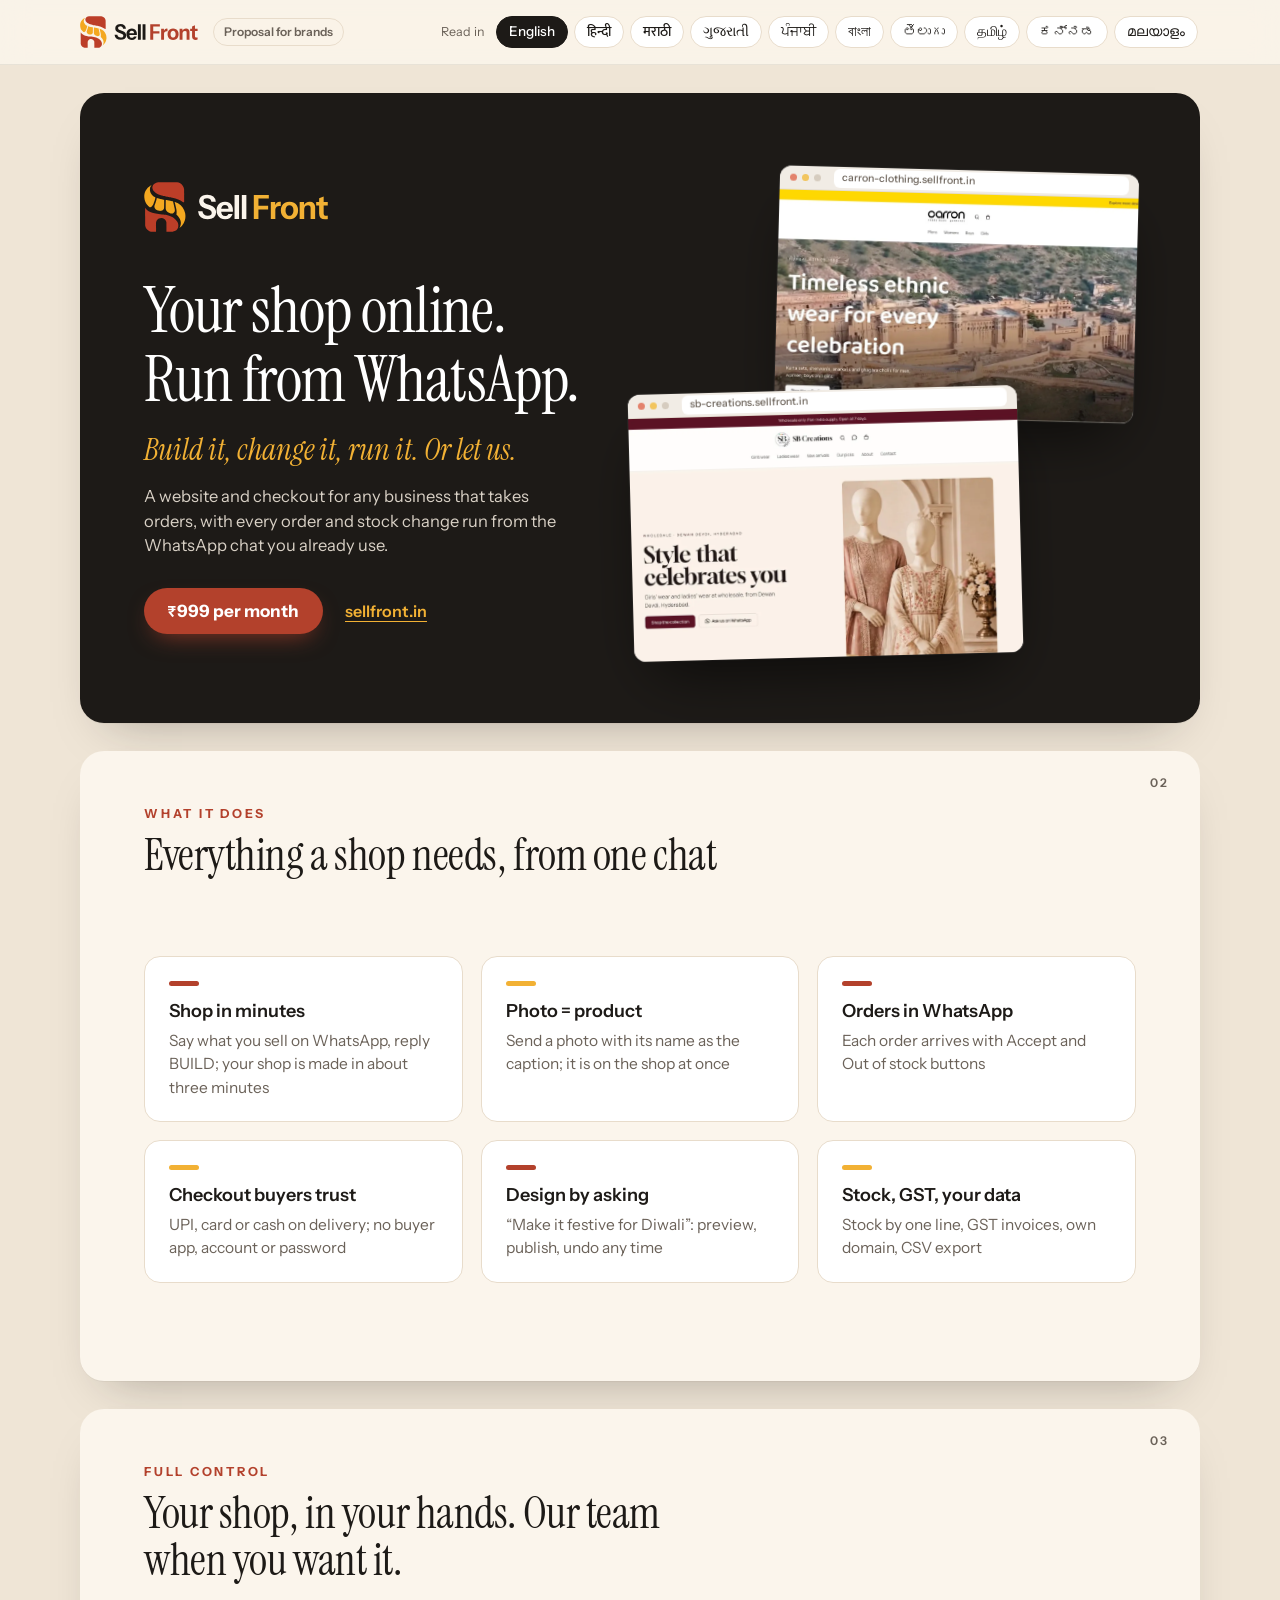
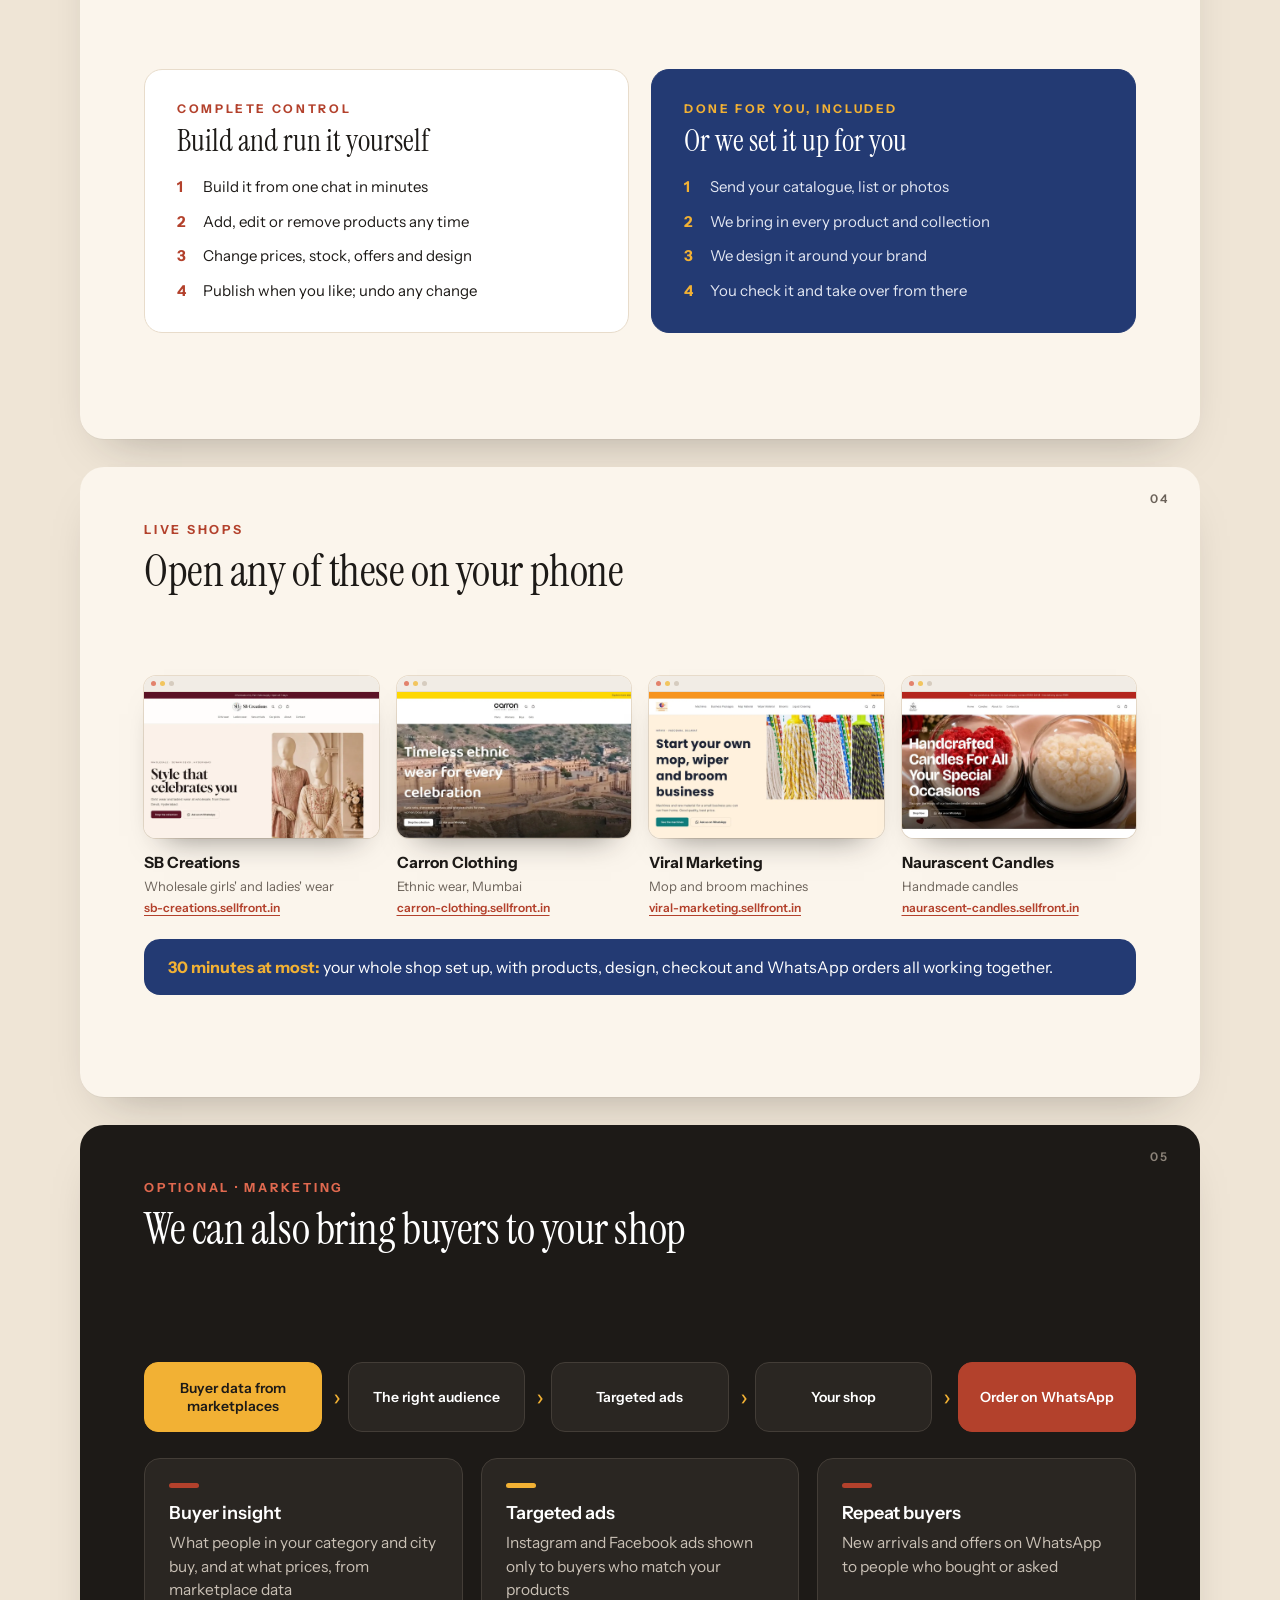
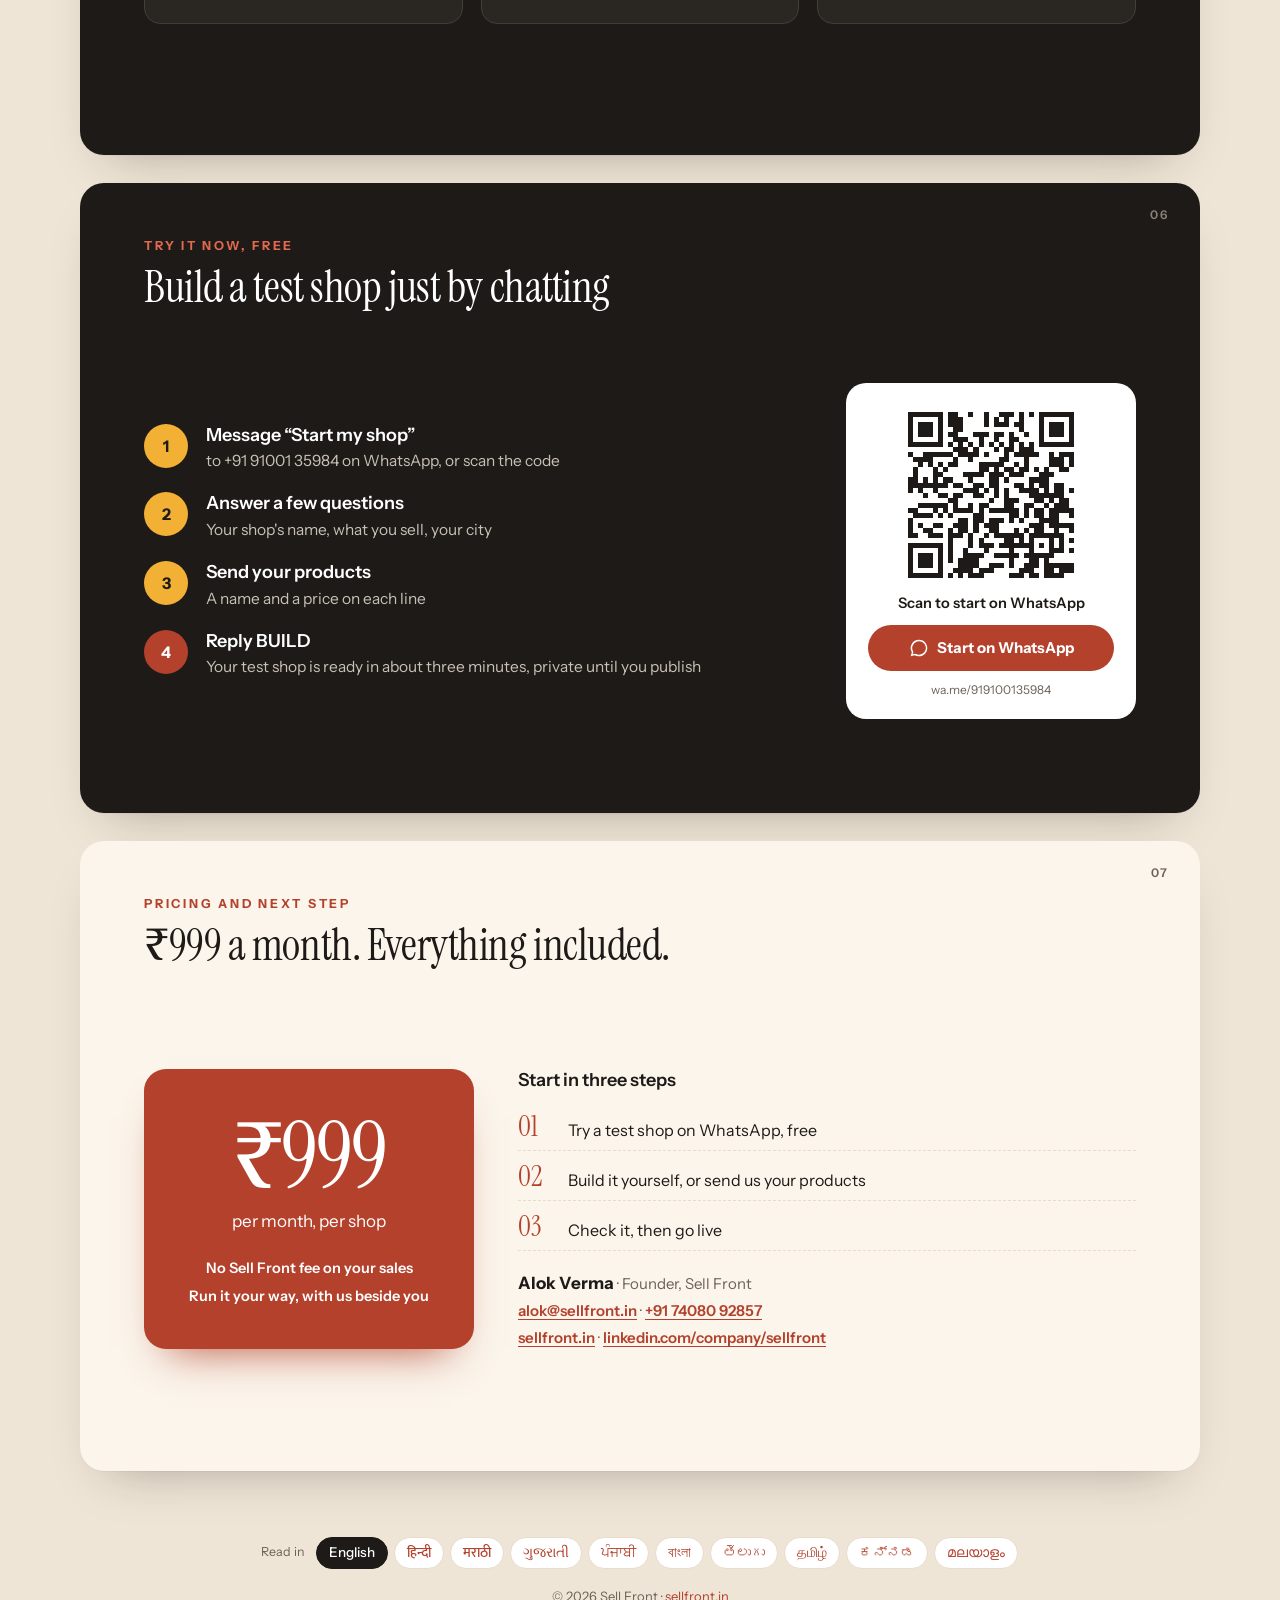
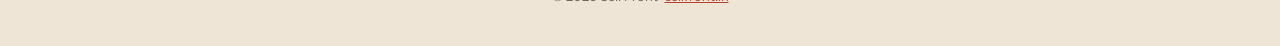
<file: index.html>
<!doctype html>
<html lang="en" data-script="latin" style="--f-script:system-ui">
<head>
<meta charset="utf-8">
<meta name="viewport" content="width=device-width, initial-scale=1, viewport-fit=cover">
<meta name="color-scheme" content="light">
<meta name="theme-color" content="#1d1a17">
<meta name="robots" content="noindex">
<title>Sell Front: your shop online, run from WhatsApp</title>
<meta name="description" content="A website and checkout for any business that takes orders, run from WhatsApp. ₹999 a month.">
<link rel="canonical" href="https://alokverma2004.github.io/sellfront-proposal/">
<link rel="alternate" hreflang="en" href="https://alokverma2004.github.io/sellfront-proposal/">
<link rel="alternate" hreflang="hi" href="https://alokverma2004.github.io/sellfront-proposal/hi/">
<link rel="alternate" hreflang="mr" href="https://alokverma2004.github.io/sellfront-proposal/mr/">
<link rel="alternate" hreflang="gu" href="https://alokverma2004.github.io/sellfront-proposal/gu/">
<link rel="alternate" hreflang="pa" href="https://alokverma2004.github.io/sellfront-proposal/pa/">
<link rel="alternate" hreflang="bn" href="https://alokverma2004.github.io/sellfront-proposal/bn/">
<link rel="alternate" hreflang="te" href="https://alokverma2004.github.io/sellfront-proposal/te/">
<link rel="alternate" hreflang="ta" href="https://alokverma2004.github.io/sellfront-proposal/ta/">
<link rel="alternate" hreflang="kn" href="https://alokverma2004.github.io/sellfront-proposal/kn/">
<link rel="alternate" hreflang="ml" href="https://alokverma2004.github.io/sellfront-proposal/ml/">
<link rel="alternate" hreflang="x-default" href="https://alokverma2004.github.io/sellfront-proposal/">
<meta property="og:type" content="website">
<meta property="og:site_name" content="Sell Front">
<meta property="og:title" content="Sell Front: your shop online, run from WhatsApp">
<meta property="og:description" content="A website and checkout for any business that takes orders, run from WhatsApp. ₹999 a month.">
<meta property="og:url" content="https://alokverma2004.github.io/sellfront-proposal/">
<meta property="og:image" content="https://alokverma2004.github.io/sellfront-proposal/assets/og-en.jpg">
<meta property="og:image:width" content="1200">
<meta property="og:image:height" content="630">
<meta property="og:locale" content="en_IN">
<meta name="twitter:card" content="summary_large_image">
<link rel="icon" href="assets/favicon.svg" type="image/svg+xml">
<link rel="apple-touch-icon" href="assets/apple-touch-icon.png">
<link rel="preconnect" href="https://fonts.googleapis.com">
<link rel="preconnect" href="https://fonts.gstatic.com" crossorigin>
<link rel="stylesheet" href="https://fonts.googleapis.com/css2?family=Instrument+Sans:wght@400;500;600;700&family=Instrument+Serif:ital@0;1&display=swap">
<link rel="stylesheet" href="https://fonts.googleapis.com/css2?family=Mukta:wght@400;600;700&family=Noto+Serif:wght@400&text=%E2%82%B9&display=swap">

<link rel="stylesheet" href="assets/site.css?v=202611181058">
</head>
<body>
<a class="skip" href="#s1">Your shop online.</a>
<header class="top">
  <div class="top-in">
    <a class="brand" href="./" aria-label="Sell Front"><img src="assets/logo.svg" alt="Sell Front" width="119" height="32"></a>
    <span class="tag">Proposal for brands</span>
    <nav class="langs" aria-label="Read in">
      <span class="langs-label">Read in</span>
      <div class="chips"><a class="chip" href="./" hreflang="en" lang="en" aria-current="page">English</a><a class="chip" href="hi/" hreflang="hi" lang="hi">हिन्दी</a><a class="chip" href="mr/" hreflang="mr" lang="mr">मराठी</a><a class="chip" href="gu/" hreflang="gu" lang="gu">ગુજરાતી</a><a class="chip" href="pa/" hreflang="pa" lang="pa">ਪੰਜਾਬੀ</a><a class="chip" href="bn/" hreflang="bn" lang="bn">বাংলা</a><a class="chip" href="te/" hreflang="te" lang="te">తెలుగు</a><a class="chip" href="ta/" hreflang="ta" lang="ta">தமிழ்</a><a class="chip" href="kn/" hreflang="kn" lang="kn">ಕನ್ನಡ</a><a class="chip" href="ml/" hreflang="ml" lang="ml">മലയാളം</a></div>
    </nav>
  </div>
</header>

<main>
  <!-- 1 · Cover -->
  <section class="slide dark cover" id="s1">
    <div class="cover-text">
      <img class="cover-logo" src="assets/logo-dark.svg" alt="Sell Front" width="186" height="50">
      <h1>Your shop online.<br>Run from WhatsApp.</h1>
      <p class="cover-sub">Build it, change it, run it. Or let us.</p>
      <p class="cover-line">A website and checkout for any business that takes orders, with every order and stock change run from the WhatsApp chat you already use.</p>
      <div class="cover-cta">
        <span class="pill">₹999 per month</span>
        <a class="cover-link" href="https://sellfront.in" target="_blank" rel="noopener">sellfront.in</a>
      </div>
    </div>
    <div class="cover-shots" aria-hidden="false">
      <a class="frame f1" href="https://carron-clothing.sellfront.in" target="_blank" rel="noopener">
        <span class="bar"><i></i><i></i><i></i><b>carron-clothing.sellfront.in</b></span>
        <img src="assets/carron-clothing.webp" alt="Carron Clothing · A shop built on Sell Front" width="1120" height="700">
      </a>
      <a class="frame f2" href="https://sb-creations.sellfront.in" target="_blank" rel="noopener">
        <span class="bar"><i></i><i></i><i></i><b>sb-creations.sellfront.in</b></span>
        <img src="assets/sb-creations.webp" alt="SB Creations · A shop built on Sell Front" width="1120" height="700">
      </a>
    </div>
  </section>

  <!-- 2 · What it does -->
  <section class="slide light" id="s2">
    <span class="num" aria-hidden="true">02</span>
    <p class="kicker">What it does</p>
    <h2>Everything a shop needs, from one chat</h2>
    <div class="tiles">
      <article class="tile"><span class="dash"></span><h3>Shop in minutes</h3><p>Say what you sell on WhatsApp, reply BUILD; your shop is made in about three minutes</p></article>
      <article class="tile"><span class="dash alt"></span><h3>Photo = product</h3><p>Send a photo with its name as the caption; it is on the shop at once</p></article>
      <article class="tile"><span class="dash"></span><h3>Orders in WhatsApp</h3><p>Each order arrives with Accept and Out of stock buttons</p></article>
      <article class="tile"><span class="dash alt"></span><h3>Checkout buyers trust</h3><p>UPI, card or cash on delivery; no buyer app, account or password</p></article>
      <article class="tile"><span class="dash"></span><h3>Design by asking</h3><p>“Make it festive for Diwali”: preview, publish, undo any time</p></article>
      <article class="tile"><span class="dash alt"></span><h3>Stock, GST, your data</h3><p>Stock by one line, GST invoices, own domain, CSV export</p></article>
    </div>
  </section>

  <!-- 3 · Full control -->
  <section class="slide light" id="s3">
    <span class="num" aria-hidden="true">03</span>
    <p class="kicker">Full control</p>
    <h2>Your shop, in your hands. Our team when you want it.</h2>
    <div class="cols">
      <article class="col">
        <p class="col-tag">Complete control</p>
        <h3>Build and run it yourself</h3>
        <ol>
          <li>Build it from one chat in minutes</li><li>Add, edit or remove products any time</li><li>Change prices, stock, offers and design</li><li>Publish when you like; undo any change</li>
        </ol>
      </article>
      <article class="col indigo">
        <p class="col-tag">Done for you, included</p>
        <h3>Or we set it up for you</h3>
        <ol>
          <li>Send your catalogue, list or photos</li><li>We bring in every product and collection</li><li>We design it around your brand</li><li>You check it and take over from there</li>
        </ol>
      </article>
    </div>
  </section>

  <!-- 4 · Live shops -->
  <section class="slide light" id="s4">
    <span class="num" aria-hidden="true">04</span>
    <p class="kicker">Live shops</p>
    <h2>Open any of these on your phone</h2>
    <div class="shops">
      <a class="shop" href="https://sb-creations.sellfront.in" target="_blank" rel="noopener">
        <span class="frame"><span class="bar"><i></i><i></i><i></i></span><img src="assets/sb-creations.webp" alt="SB Creations · A shop built on Sell Front" width="1120" height="700" loading="lazy"></span>
        <strong>SB Creations</strong><span class="what">Wholesale girls&#x27; and ladies&#x27; wear</span><span class="url">sb-creations.sellfront.in</span>
      </a>
      <a class="shop" href="https://carron-clothing.sellfront.in" target="_blank" rel="noopener">
        <span class="frame"><span class="bar"><i></i><i></i><i></i></span><img src="assets/carron-clothing.webp" alt="Carron Clothing · A shop built on Sell Front" width="1120" height="700" loading="lazy"></span>
        <strong>Carron Clothing</strong><span class="what">Ethnic wear, Mumbai</span><span class="url">carron-clothing.sellfront.in</span>
      </a>
      <a class="shop" href="https://viral-marketing.sellfront.in" target="_blank" rel="noopener">
        <span class="frame"><span class="bar"><i></i><i></i><i></i></span><img src="assets/viral-marketing.webp" alt="Viral Marketing · A shop built on Sell Front" width="1120" height="700" loading="lazy"></span>
        <strong>Viral Marketing</strong><span class="what">Mop and broom machines</span><span class="url">viral-marketing.sellfront.in</span>
      </a>
      <a class="shop" href="https://naurascent-candles.sellfront.in" target="_blank" rel="noopener">
        <span class="frame"><span class="bar"><i></i><i></i><i></i></span><img src="assets/naurascent-candles.webp" alt="Naurascent Candles · A shop built on Sell Front" width="1120" height="700" loading="lazy"></span>
        <strong>Naurascent Candles</strong><span class="what">Handmade candles</span><span class="url">naurascent-candles.sellfront.in</span>
      </a>
    </div>
    <p class="band"><b>30 minutes at most:</b> your whole shop set up, with products, design, checkout and WhatsApp orders all working together.</p>
  </section>

  <!-- 5 · Marketing -->
  <section class="slide dark" id="s5">
    <span class="num" aria-hidden="true">05</span>
    <p class="kicker">Optional · marketing</p>
    <h2>We can also bring buyers to your shop</h2>
    <ol class="flow">
      <li class="first">Buyer data from marketplaces</li><li>The right audience</li><li>Targeted ads</li><li>Your shop</li><li class="last">Order on WhatsApp</li>
    </ol>
    <div class="tiles three">
      <article class="tile"><span class="dash"></span><h3>Buyer insight</h3><p>What people in your category and city buy, and at what prices, from marketplace data</p></article>
      <article class="tile"><span class="dash alt"></span><h3>Targeted ads</h3><p>Instagram and Facebook ads shown only to buyers who match your products</p></article>
      <article class="tile"><span class="dash"></span><h3>Repeat buyers</h3><p>New arrivals and offers on WhatsApp to people who bought or asked</p></article>
    </div>
  </section>

  <!-- 6 · Try it -->
  <section class="slide dark" id="s6">
    <span class="num" aria-hidden="true">06</span>
    <p class="kicker">Try it now, free</p>
    <h2>Build a test shop just by chatting</h2>
    <div class="try">
      <ol class="steps">
        <li><span class="dot">1</span><div><h3>Message “Start my shop”</h3><p>to +91 91001 35984 on WhatsApp, or scan the code</p></div></li>
        <li><span class="dot">2</span><div><h3>Answer a few questions</h3><p>Your shop&#x27;s name, what you sell, your city</p></div></li>
        <li><span class="dot">3</span><div><h3>Send your products</h3><p>A name and a price on each line</p></div></li>
        <li><span class="dot red">4</span><div><h3>Reply BUILD</h3><p>Your test shop is ready in about three minutes, private until you publish</p></div></li>
      </ol>
      <div class="qr-card">
        <img class="qr" src="assets/qr.png" alt="Scan to start on WhatsApp" width="200" height="200">
        <p class="qr-label">Scan to start on WhatsApp</p>
        <a class="wa-btn" href="https://wa.me/919100135984?text=Start%20my%20shop" target="_blank" rel="noopener">
          <svg viewBox="0 0 24 24" width="20" height="20" aria-hidden="true"><path fill="currentColor" d="M12 2a10 10 0 0 0-8.6 15.1L2 22l5-1.3A10 10 0 1 0 12 2Zm0 18.2a8.2 8.2 0 0 1-4.2-1.2l-.3-.2-3 .8.8-2.9-.2-.3A8.2 8.2 0 1 1 12 20.2Z"/></svg>
          Start on WhatsApp
        </a>
        <span class="wa-url">wa.me/919100135984</span>
      </div>
    </div>
  </section>

  <!-- 7 · Price -->
  <section class="slide light" id="s7">
    <span class="num" aria-hidden="true">07</span>
    <p class="kicker">Pricing and next step</p>
    <h2>₹999 a month. Everything included.</h2>
    <div class="price">
      <div class="price-card">
        <p class="amount">₹999</p>
        <p class="per">per month, per shop</p>
        <p class="notes"><span>No Sell Front fee on your sales</span><span>Run it your way, with us beside you</span></p>
      </div>
      <div class="next">
        <h3>Start in three steps</h3>
        <ol class="big-steps">
          <li><span>01</span>Try a test shop on WhatsApp, free</li>
          <li><span>02</span>Build it yourself, or send us your products</li>
          <li><span>03</span>Check it, then go live</li>
        </ol>
        <div class="contact">
          <p class="who"><b>Alok Verma</b> · Founder, Sell Front</p>
          <p><a href="mailto:alok@sellfront.in">alok@sellfront.in</a> · <a href="tel:+917408092857">+91 74080 92857</a></p>
          <p><a href="https://sellfront.in" target="_blank" rel="noopener">sellfront.in</a> · <a href="https://www.linkedin.com/company/sellfront/" target="_blank" rel="noopener">linkedin.com/company/sellfront</a></p>
        </div>
      </div>
    </div>
  </section>
</main>

<footer class="foot">
  <nav class="langs" aria-label="Read in">
    <span class="langs-label">Read in</span>
    <div class="chips"><a class="chip" href="./" hreflang="en" lang="en" aria-current="page">English</a><a class="chip" href="hi/" hreflang="hi" lang="hi">हिन्दी</a><a class="chip" href="mr/" hreflang="mr" lang="mr">मराठी</a><a class="chip" href="gu/" hreflang="gu" lang="gu">ગુજરાતી</a><a class="chip" href="pa/" hreflang="pa" lang="pa">ਪੰਜਾਬੀ</a><a class="chip" href="bn/" hreflang="bn" lang="bn">বাংলা</a><a class="chip" href="te/" hreflang="te" lang="te">తెలుగు</a><a class="chip" href="ta/" hreflang="ta" lang="ta">தமிழ்</a><a class="chip" href="kn/" hreflang="kn" lang="kn">ಕನ್ನಡ</a><a class="chip" href="ml/" hreflang="ml" lang="ml">മലയാളം</a></div>
  </nav>
  <p>© 2026 Sell Front · <a href="https://sellfront.in" target="_blank" rel="noopener">sellfront.in</a></p>
</footer>
<script src="assets/site.js?v=202611181058" defer></script>
</body>
</html>
</file>
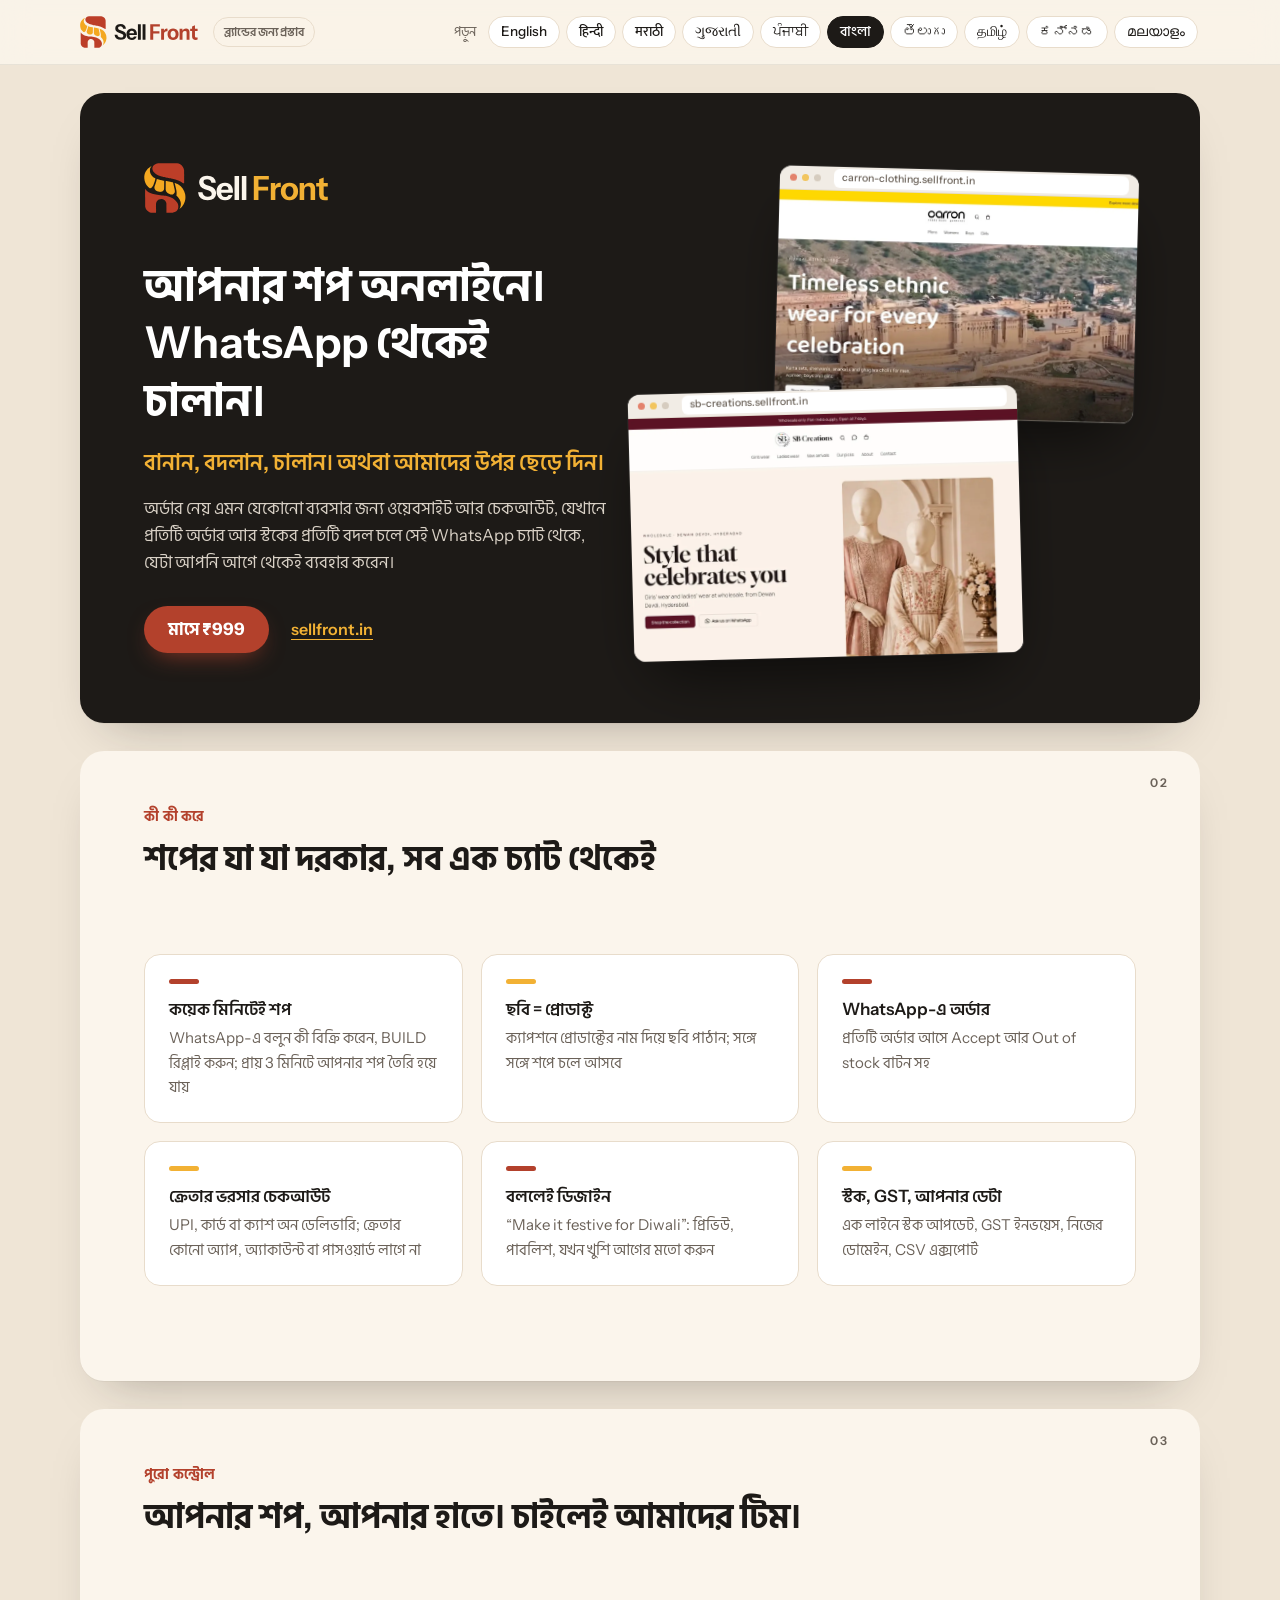
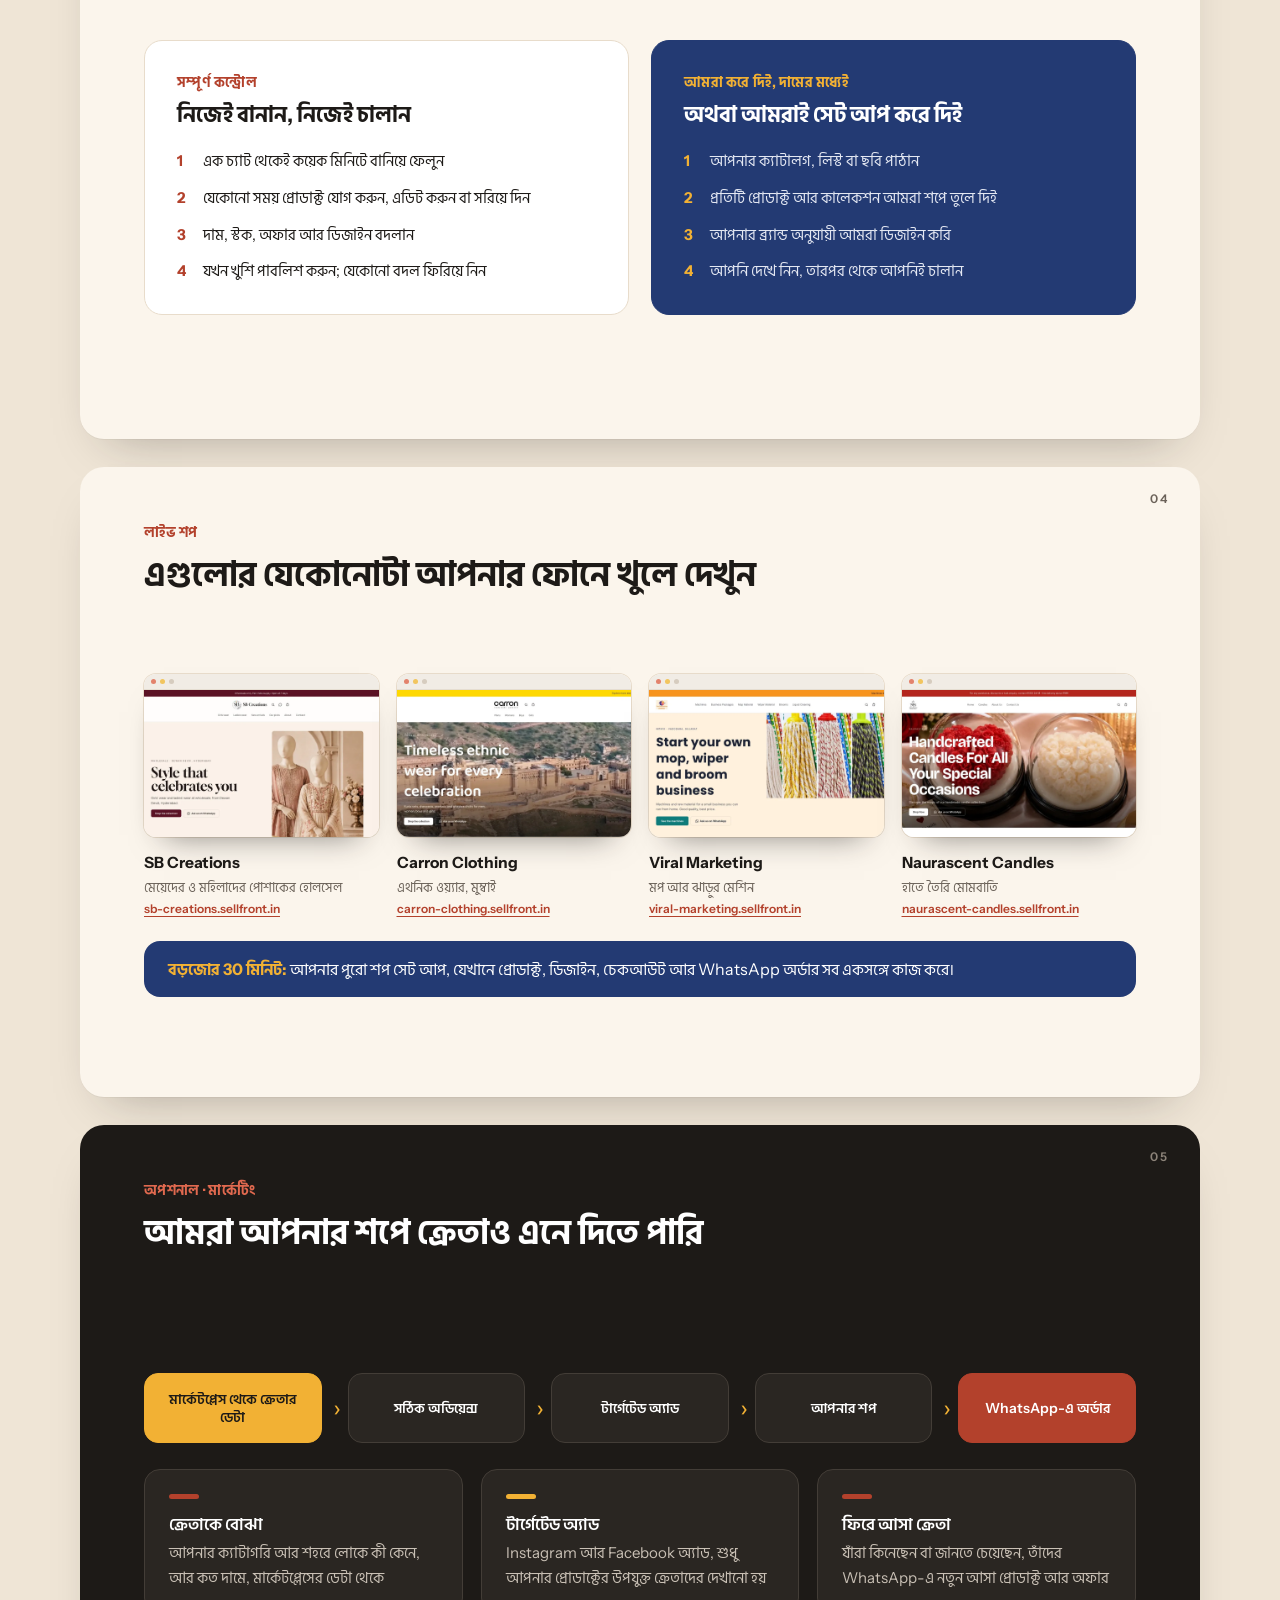
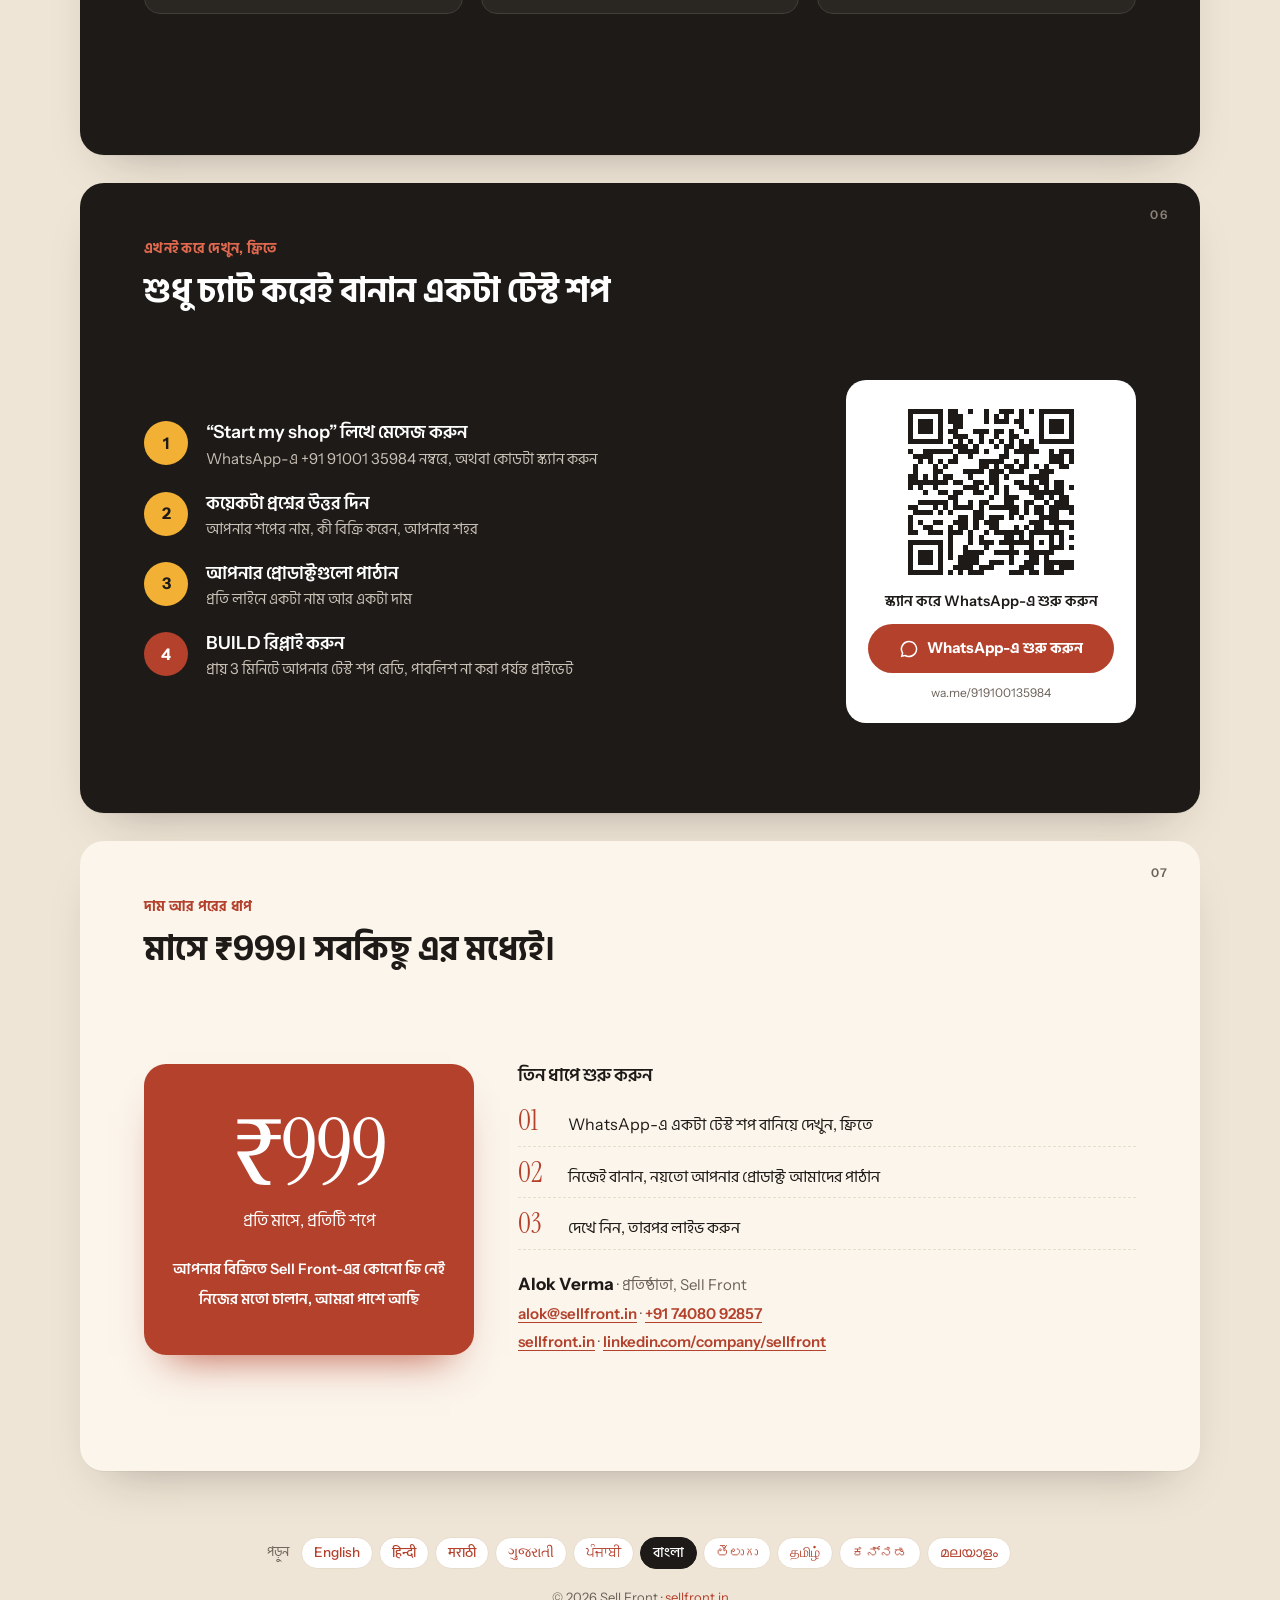
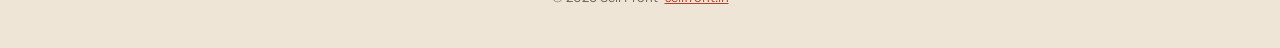
<file: bn/index.html>
<!doctype html>
<html lang="bn" data-script="indic" style="--f-script:'Hind Siliguri'">
<head>
<meta charset="utf-8">
<meta name="viewport" content="width=device-width, initial-scale=1, viewport-fit=cover">
<meta name="color-scheme" content="light">
<meta name="theme-color" content="#1d1a17">
<meta name="robots" content="noindex">
<title>Sell Front: আপনার শপ অনলাইনে, WhatsApp থেকেই চালান</title>
<meta name="description" content="অর্ডার নেয় এমন যেকোনো ব্যবসার জন্য ওয়েবসাইট আর চেকআউট, চলে WhatsApp থেকে। মাসে ₹999।">
<link rel="canonical" href="https://alokverma2004.github.io/sellfront-proposal/bn/">
<link rel="alternate" hreflang="en" href="https://alokverma2004.github.io/sellfront-proposal/">
<link rel="alternate" hreflang="hi" href="https://alokverma2004.github.io/sellfront-proposal/hi/">
<link rel="alternate" hreflang="mr" href="https://alokverma2004.github.io/sellfront-proposal/mr/">
<link rel="alternate" hreflang="gu" href="https://alokverma2004.github.io/sellfront-proposal/gu/">
<link rel="alternate" hreflang="pa" href="https://alokverma2004.github.io/sellfront-proposal/pa/">
<link rel="alternate" hreflang="bn" href="https://alokverma2004.github.io/sellfront-proposal/bn/">
<link rel="alternate" hreflang="te" href="https://alokverma2004.github.io/sellfront-proposal/te/">
<link rel="alternate" hreflang="ta" href="https://alokverma2004.github.io/sellfront-proposal/ta/">
<link rel="alternate" hreflang="kn" href="https://alokverma2004.github.io/sellfront-proposal/kn/">
<link rel="alternate" hreflang="ml" href="https://alokverma2004.github.io/sellfront-proposal/ml/">
<link rel="alternate" hreflang="x-default" href="https://alokverma2004.github.io/sellfront-proposal/">
<meta property="og:type" content="website">
<meta property="og:site_name" content="Sell Front">
<meta property="og:title" content="Sell Front: আপনার শপ অনলাইনে, WhatsApp থেকেই চালান">
<meta property="og:description" content="অর্ডার নেয় এমন যেকোনো ব্যবসার জন্য ওয়েবসাইট আর চেকআউট, চলে WhatsApp থেকে। মাসে ₹999।">
<meta property="og:url" content="https://alokverma2004.github.io/sellfront-proposal/bn/">
<meta property="og:image" content="https://alokverma2004.github.io/sellfront-proposal/assets/og-bn.jpg">
<meta property="og:image:width" content="1200">
<meta property="og:image:height" content="630">
<meta property="og:locale" content="bn_IN">
<meta name="twitter:card" content="summary_large_image">
<link rel="icon" href="../assets/favicon.svg" type="image/svg+xml">
<link rel="apple-touch-icon" href="../assets/apple-touch-icon.png">
<link rel="preconnect" href="https://fonts.googleapis.com">
<link rel="preconnect" href="https://fonts.gstatic.com" crossorigin>
<link rel="stylesheet" href="https://fonts.googleapis.com/css2?family=Instrument+Sans:wght@400;500;600;700&family=Instrument+Serif:ital@0;1&display=swap">
<link rel="stylesheet" href="https://fonts.googleapis.com/css2?family=Mukta:wght@400;600;700&family=Noto+Serif:wght@400&text=%E2%82%B9&display=swap">
<link rel="stylesheet" href="https://fonts.googleapis.com/css2?family=Hind+Siliguri:wght@400;500;600;700&display=swap">
<link rel="stylesheet" href="../assets/site.css?v=202611181058">
</head>
<body>
<a class="skip" href="#s1">আপনার শপ অনলাইনে।</a>
<header class="top">
  <div class="top-in">
    <a class="brand" href="./" aria-label="Sell Front"><img src="../assets/logo.svg" alt="Sell Front" width="119" height="32"></a>
    <span class="tag">ব্র্যান্ডের জন্য প্রস্তাব</span>
    <nav class="langs" aria-label="পড়ুন">
      <span class="langs-label">পড়ুন</span>
      <div class="chips"><a class="chip" href="../" hreflang="en" lang="en">English</a><a class="chip" href="../hi/" hreflang="hi" lang="hi">हिन्दी</a><a class="chip" href="../mr/" hreflang="mr" lang="mr">मराठी</a><a class="chip" href="../gu/" hreflang="gu" lang="gu">ગુજરાતી</a><a class="chip" href="../pa/" hreflang="pa" lang="pa">ਪੰਜਾਬੀ</a><a class="chip" href="./" hreflang="bn" lang="bn" aria-current="page">বাংলা</a><a class="chip" href="../te/" hreflang="te" lang="te">తెలుగు</a><a class="chip" href="../ta/" hreflang="ta" lang="ta">தமிழ்</a><a class="chip" href="../kn/" hreflang="kn" lang="kn">ಕನ್ನಡ</a><a class="chip" href="../ml/" hreflang="ml" lang="ml">മലയാളം</a></div>
    </nav>
  </div>
</header>

<main>
  <!-- 1 · Cover -->
  <section class="slide dark cover" id="s1">
    <div class="cover-text">
      <img class="cover-logo" src="../assets/logo-dark.svg" alt="Sell Front" width="186" height="50">
      <h1>আপনার শপ অনলাইনে।<br>WhatsApp থেকেই চালান।</h1>
      <p class="cover-sub">বানান, বদলান, চালান। অথবা আমাদের উপর ছেড়ে দিন।</p>
      <p class="cover-line">অর্ডার নেয় এমন যেকোনো ব্যবসার জন্য ওয়েবসাইট আর চেকআউট, যেখানে প্রতিটি অর্ডার আর স্টকের প্রতিটি বদল চলে সেই WhatsApp চ্যাট থেকে, যেটা আপনি আগে থেকেই ব্যবহার করেন।</p>
      <div class="cover-cta">
        <span class="pill">মাসে ₹999</span>
        <a class="cover-link" href="https://sellfront.in" target="_blank" rel="noopener">sellfront.in</a>
      </div>
    </div>
    <div class="cover-shots" aria-hidden="false">
      <a class="frame f1" href="https://carron-clothing.sellfront.in" target="_blank" rel="noopener">
        <span class="bar"><i></i><i></i><i></i><b>carron-clothing.sellfront.in</b></span>
        <img src="../assets/carron-clothing.webp" alt="Carron Clothing · Sell Front-এ তৈরি একটি শপ" width="1120" height="700">
      </a>
      <a class="frame f2" href="https://sb-creations.sellfront.in" target="_blank" rel="noopener">
        <span class="bar"><i></i><i></i><i></i><b>sb-creations.sellfront.in</b></span>
        <img src="../assets/sb-creations.webp" alt="SB Creations · Sell Front-এ তৈরি একটি শপ" width="1120" height="700">
      </a>
    </div>
  </section>

  <!-- 2 · What it does -->
  <section class="slide light" id="s2">
    <span class="num" aria-hidden="true">02</span>
    <p class="kicker">কী কী করে</p>
    <h2>শপের যা যা দরকার, সব এক চ্যাট থেকেই</h2>
    <div class="tiles">
      <article class="tile"><span class="dash"></span><h3>কয়েক মিনিটেই শপ</h3><p>WhatsApp-এ বলুন কী বিক্রি করেন, BUILD রিপ্লাই করুন; প্রায় 3 মিনিটে আপনার শপ তৈরি হয়ে যায়</p></article>
      <article class="tile"><span class="dash alt"></span><h3>ছবি = প্রোডাক্ট</h3><p>ক্যাপশনে প্রোডাক্টের নাম দিয়ে ছবি পাঠান; সঙ্গে সঙ্গে শপে চলে আসবে</p></article>
      <article class="tile"><span class="dash"></span><h3>WhatsApp-এ অর্ডার</h3><p>প্রতিটি অর্ডার আসে Accept আর Out of stock বাটন সহ</p></article>
      <article class="tile"><span class="dash alt"></span><h3>ক্রেতার ভরসার চেকআউট</h3><p>UPI, কার্ড বা ক্যাশ অন ডেলিভারি; ক্রেতার কোনো অ্যাপ, অ্যাকাউন্ট বা পাসওয়ার্ড লাগে না</p></article>
      <article class="tile"><span class="dash"></span><h3>বললেই ডিজাইন</h3><p>“Make it festive for Diwali”: প্রিভিউ, পাবলিশ, যখন খুশি আগের মতো করুন</p></article>
      <article class="tile"><span class="dash alt"></span><h3>স্টক, GST, আপনার ডেটা</h3><p>এক লাইনে স্টক আপডেট, GST ইনভয়েস, নিজের ডোমেইন, CSV এক্সপোর্ট</p></article>
    </div>
  </section>

  <!-- 3 · Full control -->
  <section class="slide light" id="s3">
    <span class="num" aria-hidden="true">03</span>
    <p class="kicker">পুরো কন্ট্রোল</p>
    <h2>আপনার শপ, আপনার হাতে। চাইলেই আমাদের টিম।</h2>
    <div class="cols">
      <article class="col">
        <p class="col-tag">সম্পূর্ণ কন্ট্রোল</p>
        <h3>নিজেই বানান, নিজেই চালান</h3>
        <ol>
          <li>এক চ্যাট থেকেই কয়েক মিনিটে বানিয়ে ফেলুন</li><li>যেকোনো সময় প্রোডাক্ট যোগ করুন, এডিট করুন বা সরিয়ে দিন</li><li>দাম, স্টক, অফার আর ডিজাইন বদলান</li><li>যখন খুশি পাবলিশ করুন; যেকোনো বদল ফিরিয়ে নিন</li>
        </ol>
      </article>
      <article class="col indigo">
        <p class="col-tag">আমরা করে দিই, দামের মধ্যেই</p>
        <h3>অথবা আমরাই সেট আপ করে দিই</h3>
        <ol>
          <li>আপনার ক্যাটালগ, লিস্ট বা ছবি পাঠান</li><li>প্রতিটি প্রোডাক্ট আর কালেকশন আমরা শপে তুলে দিই</li><li>আপনার ব্র্যান্ড অনুযায়ী আমরা ডিজাইন করি</li><li>আপনি দেখে নিন, তারপর থেকে আপনিই চালান</li>
        </ol>
      </article>
    </div>
  </section>

  <!-- 4 · Live shops -->
  <section class="slide light" id="s4">
    <span class="num" aria-hidden="true">04</span>
    <p class="kicker">লাইভ শপ</p>
    <h2>এগুলোর যেকোনোটা আপনার ফোনে খুলে দেখুন</h2>
    <div class="shops">
      <a class="shop" href="https://sb-creations.sellfront.in" target="_blank" rel="noopener">
        <span class="frame"><span class="bar"><i></i><i></i><i></i></span><img src="../assets/sb-creations.webp" alt="SB Creations · Sell Front-এ তৈরি একটি শপ" width="1120" height="700" loading="lazy"></span>
        <strong>SB Creations</strong><span class="what">মেয়েদের ও মহিলাদের পোশাকের হোলসেল</span><span class="url">sb-creations.sellfront.in</span>
      </a>
      <a class="shop" href="https://carron-clothing.sellfront.in" target="_blank" rel="noopener">
        <span class="frame"><span class="bar"><i></i><i></i><i></i></span><img src="../assets/carron-clothing.webp" alt="Carron Clothing · Sell Front-এ তৈরি একটি শপ" width="1120" height="700" loading="lazy"></span>
        <strong>Carron Clothing</strong><span class="what">এথনিক ওয়্যার, মুম্বাই</span><span class="url">carron-clothing.sellfront.in</span>
      </a>
      <a class="shop" href="https://viral-marketing.sellfront.in" target="_blank" rel="noopener">
        <span class="frame"><span class="bar"><i></i><i></i><i></i></span><img src="../assets/viral-marketing.webp" alt="Viral Marketing · Sell Front-এ তৈরি একটি শপ" width="1120" height="700" loading="lazy"></span>
        <strong>Viral Marketing</strong><span class="what">মপ আর ঝাড়ুর মেশিন</span><span class="url">viral-marketing.sellfront.in</span>
      </a>
      <a class="shop" href="https://naurascent-candles.sellfront.in" target="_blank" rel="noopener">
        <span class="frame"><span class="bar"><i></i><i></i><i></i></span><img src="../assets/naurascent-candles.webp" alt="Naurascent Candles · Sell Front-এ তৈরি একটি শপ" width="1120" height="700" loading="lazy"></span>
        <strong>Naurascent Candles</strong><span class="what">হাতে তৈরি মোমবাতি</span><span class="url">naurascent-candles.sellfront.in</span>
      </a>
    </div>
    <p class="band"><b>বড়জোর 30 মিনিট:</b> আপনার পুরো শপ সেট আপ, যেখানে প্রোডাক্ট, ডিজাইন, চেকআউট আর WhatsApp অর্ডার সব একসঙ্গে কাজ করে।</p>
  </section>

  <!-- 5 · Marketing -->
  <section class="slide dark" id="s5">
    <span class="num" aria-hidden="true">05</span>
    <p class="kicker">অপশনাল · মার্কেটিং</p>
    <h2>আমরা আপনার শপে ক্রেতাও এনে দিতে পারি</h2>
    <ol class="flow">
      <li class="first">মার্কেটপ্লেস থেকে ক্রেতার ডেটা</li><li>সঠিক অডিয়েন্স</li><li>টার্গেটেড অ্যাড</li><li>আপনার শপ</li><li class="last">WhatsApp-এ অর্ডার</li>
    </ol>
    <div class="tiles three">
      <article class="tile"><span class="dash"></span><h3>ক্রেতাকে বোঝা</h3><p>আপনার ক্যাটাগরি আর শহরে লোকে কী কেনে, আর কত দামে, মার্কেটপ্লেসের ডেটা থেকে</p></article>
      <article class="tile"><span class="dash alt"></span><h3>টার্গেটেড অ্যাড</h3><p>Instagram আর Facebook অ্যাড, শুধু আপনার প্রোডাক্টের উপযুক্ত ক্রেতাদের দেখানো হয়</p></article>
      <article class="tile"><span class="dash"></span><h3>ফিরে আসা ক্রেতা</h3><p>যাঁরা কিনেছেন বা জানতে চেয়েছেন, তাঁদের WhatsApp-এ নতুন আসা প্রোডাক্ট আর অফার</p></article>
    </div>
  </section>

  <!-- 6 · Try it -->
  <section class="slide dark" id="s6">
    <span class="num" aria-hidden="true">06</span>
    <p class="kicker">এখনই করে দেখুন, ফ্রিতে</p>
    <h2>শুধু চ্যাট করেই বানান একটা টেস্ট শপ</h2>
    <div class="try">
      <ol class="steps">
        <li><span class="dot">1</span><div><h3>“Start my shop” লিখে মেসেজ করুন</h3><p>WhatsApp-এ +91 91001 35984 নম্বরে, অথবা কোডটা স্ক্যান করুন</p></div></li>
        <li><span class="dot">2</span><div><h3>কয়েকটা প্রশ্নের উত্তর দিন</h3><p>আপনার শপের নাম, কী বিক্রি করেন, আপনার শহর</p></div></li>
        <li><span class="dot">3</span><div><h3>আপনার প্রোডাক্টগুলো পাঠান</h3><p>প্রতি লাইনে একটা নাম আর একটা দাম</p></div></li>
        <li><span class="dot red">4</span><div><h3>BUILD রিপ্লাই করুন</h3><p>প্রায় 3 মিনিটে আপনার টেস্ট শপ রেডি, পাবলিশ না করা পর্যন্ত প্রাইভেট</p></div></li>
      </ol>
      <div class="qr-card">
        <img class="qr" src="../assets/qr.png" alt="স্ক্যান করে WhatsApp-এ শুরু করুন" width="200" height="200">
        <p class="qr-label">স্ক্যান করে WhatsApp-এ শুরু করুন</p>
        <a class="wa-btn" href="https://wa.me/919100135984?text=Start%20my%20shop" target="_blank" rel="noopener">
          <svg viewBox="0 0 24 24" width="20" height="20" aria-hidden="true"><path fill="currentColor" d="M12 2a10 10 0 0 0-8.6 15.1L2 22l5-1.3A10 10 0 1 0 12 2Zm0 18.2a8.2 8.2 0 0 1-4.2-1.2l-.3-.2-3 .8.8-2.9-.2-.3A8.2 8.2 0 1 1 12 20.2Z"/></svg>
          WhatsApp-এ শুরু করুন
        </a>
        <span class="wa-url">wa.me/919100135984</span>
      </div>
    </div>
  </section>

  <!-- 7 · Price -->
  <section class="slide light" id="s7">
    <span class="num" aria-hidden="true">07</span>
    <p class="kicker">দাম আর পরের ধাপ</p>
    <h2>মাসে ₹999। সবকিছু এর মধ্যেই।</h2>
    <div class="price">
      <div class="price-card">
        <p class="amount">₹999</p>
        <p class="per">প্রতি মাসে, প্রতিটি শপে</p>
        <p class="notes"><span>আপনার বিক্রিতে Sell Front-এর কোনো ফি নেই</span><span>নিজের মতো চালান, আমরা পাশে আছি</span></p>
      </div>
      <div class="next">
        <h3>তিন ধাপে শুরু করুন</h3>
        <ol class="big-steps">
          <li><span>01</span>WhatsApp-এ একটা টেস্ট শপ বানিয়ে দেখুন, ফ্রিতে</li>
          <li><span>02</span>নিজেই বানান, নয়তো আপনার প্রোডাক্ট আমাদের পাঠান</li>
          <li><span>03</span>দেখে নিন, তারপর লাইভ করুন</li>
        </ol>
        <div class="contact">
          <p class="who"><b>Alok Verma</b> · প্রতিষ্ঠাতা, Sell Front</p>
          <p><a href="mailto:alok@sellfront.in">alok@sellfront.in</a> · <a href="tel:+917408092857">+91 74080 92857</a></p>
          <p><a href="https://sellfront.in" target="_blank" rel="noopener">sellfront.in</a> · <a href="https://www.linkedin.com/company/sellfront/" target="_blank" rel="noopener">linkedin.com/company/sellfront</a></p>
        </div>
      </div>
    </div>
  </section>
</main>

<footer class="foot">
  <nav class="langs" aria-label="পড়ুন">
    <span class="langs-label">পড়ুন</span>
    <div class="chips"><a class="chip" href="../" hreflang="en" lang="en">English</a><a class="chip" href="../hi/" hreflang="hi" lang="hi">हिन्दी</a><a class="chip" href="../mr/" hreflang="mr" lang="mr">मराठी</a><a class="chip" href="../gu/" hreflang="gu" lang="gu">ગુજરાતી</a><a class="chip" href="../pa/" hreflang="pa" lang="pa">ਪੰਜਾਬੀ</a><a class="chip" href="./" hreflang="bn" lang="bn" aria-current="page">বাংলা</a><a class="chip" href="../te/" hreflang="te" lang="te">తెలుగు</a><a class="chip" href="../ta/" hreflang="ta" lang="ta">தமிழ்</a><a class="chip" href="../kn/" hreflang="kn" lang="kn">ಕನ್ನಡ</a><a class="chip" href="../ml/" hreflang="ml" lang="ml">മലയാളം</a></div>
  </nav>
  <p>© 2026 Sell Front · <a href="https://sellfront.in" target="_blank" rel="noopener">sellfront.in</a></p>
</footer>
<script src="../assets/site.js?v=202611181058" defer></script>
</body>
</html>
</file>
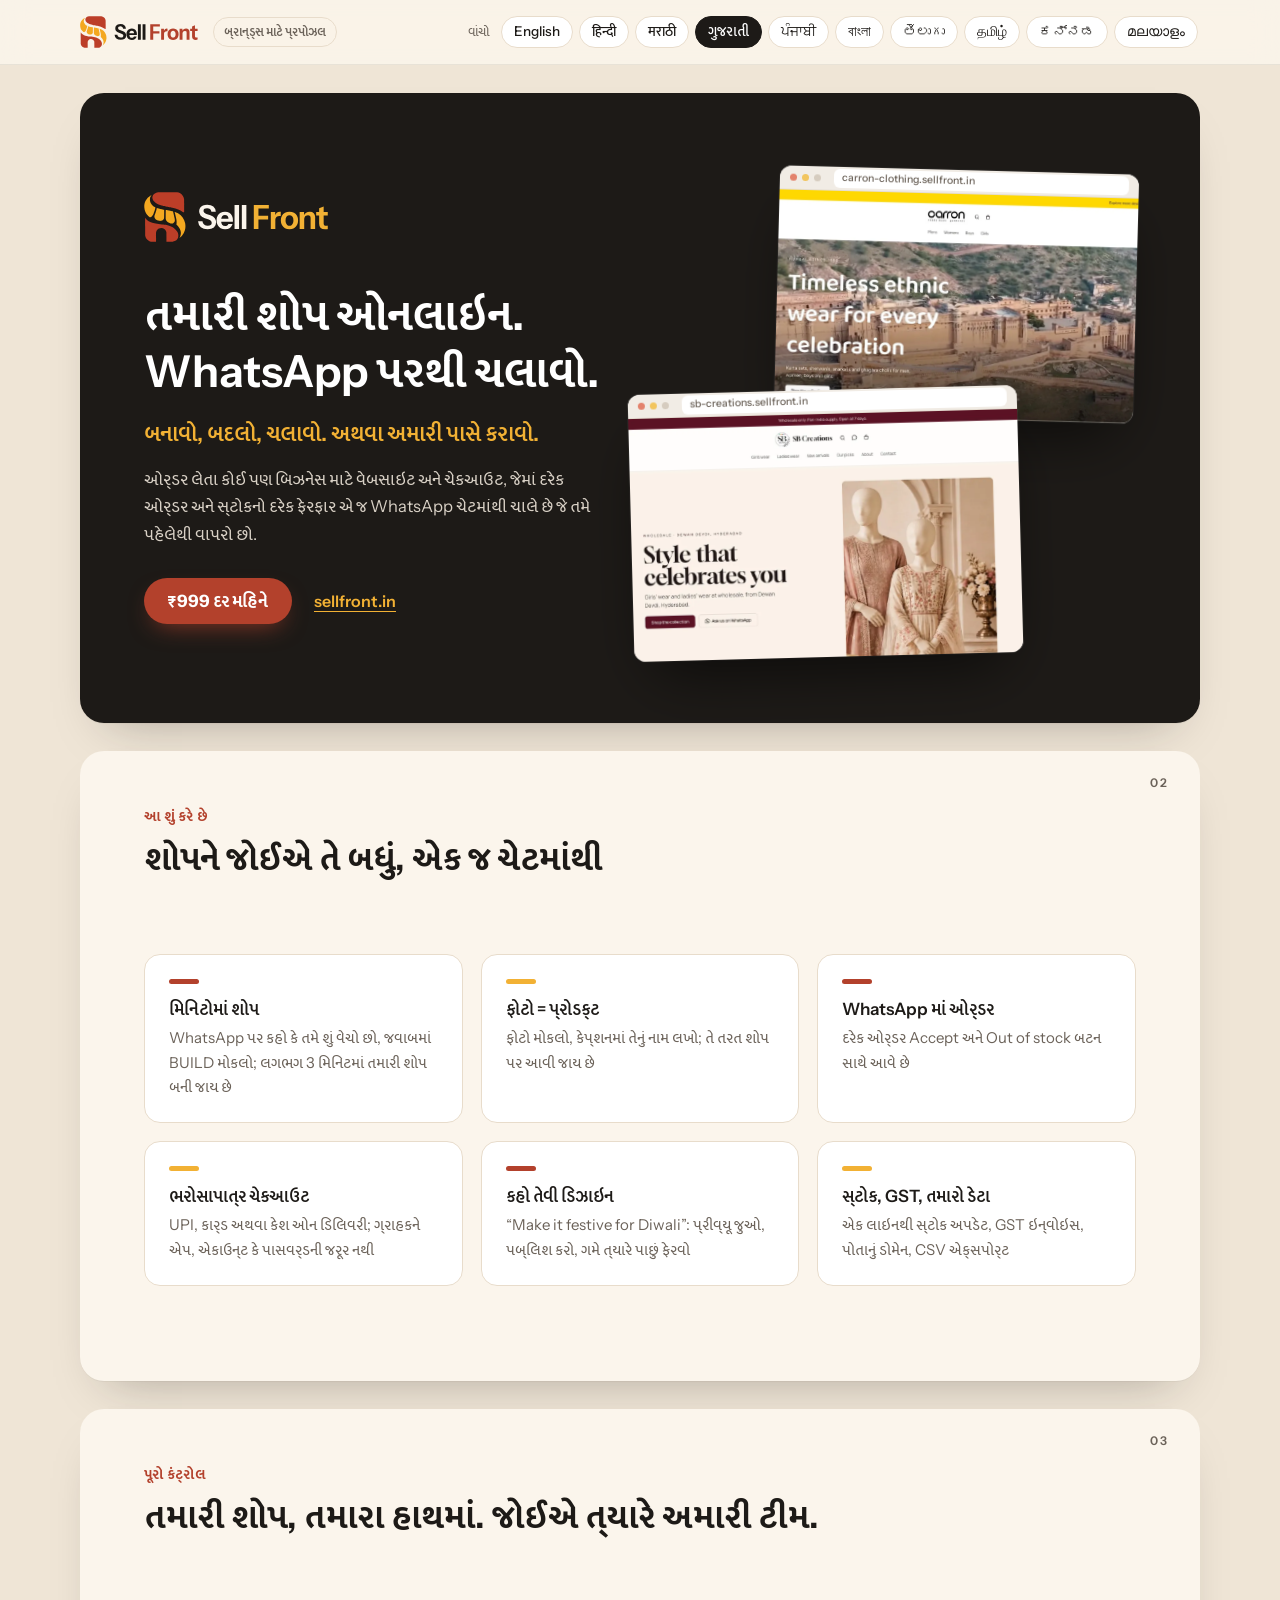
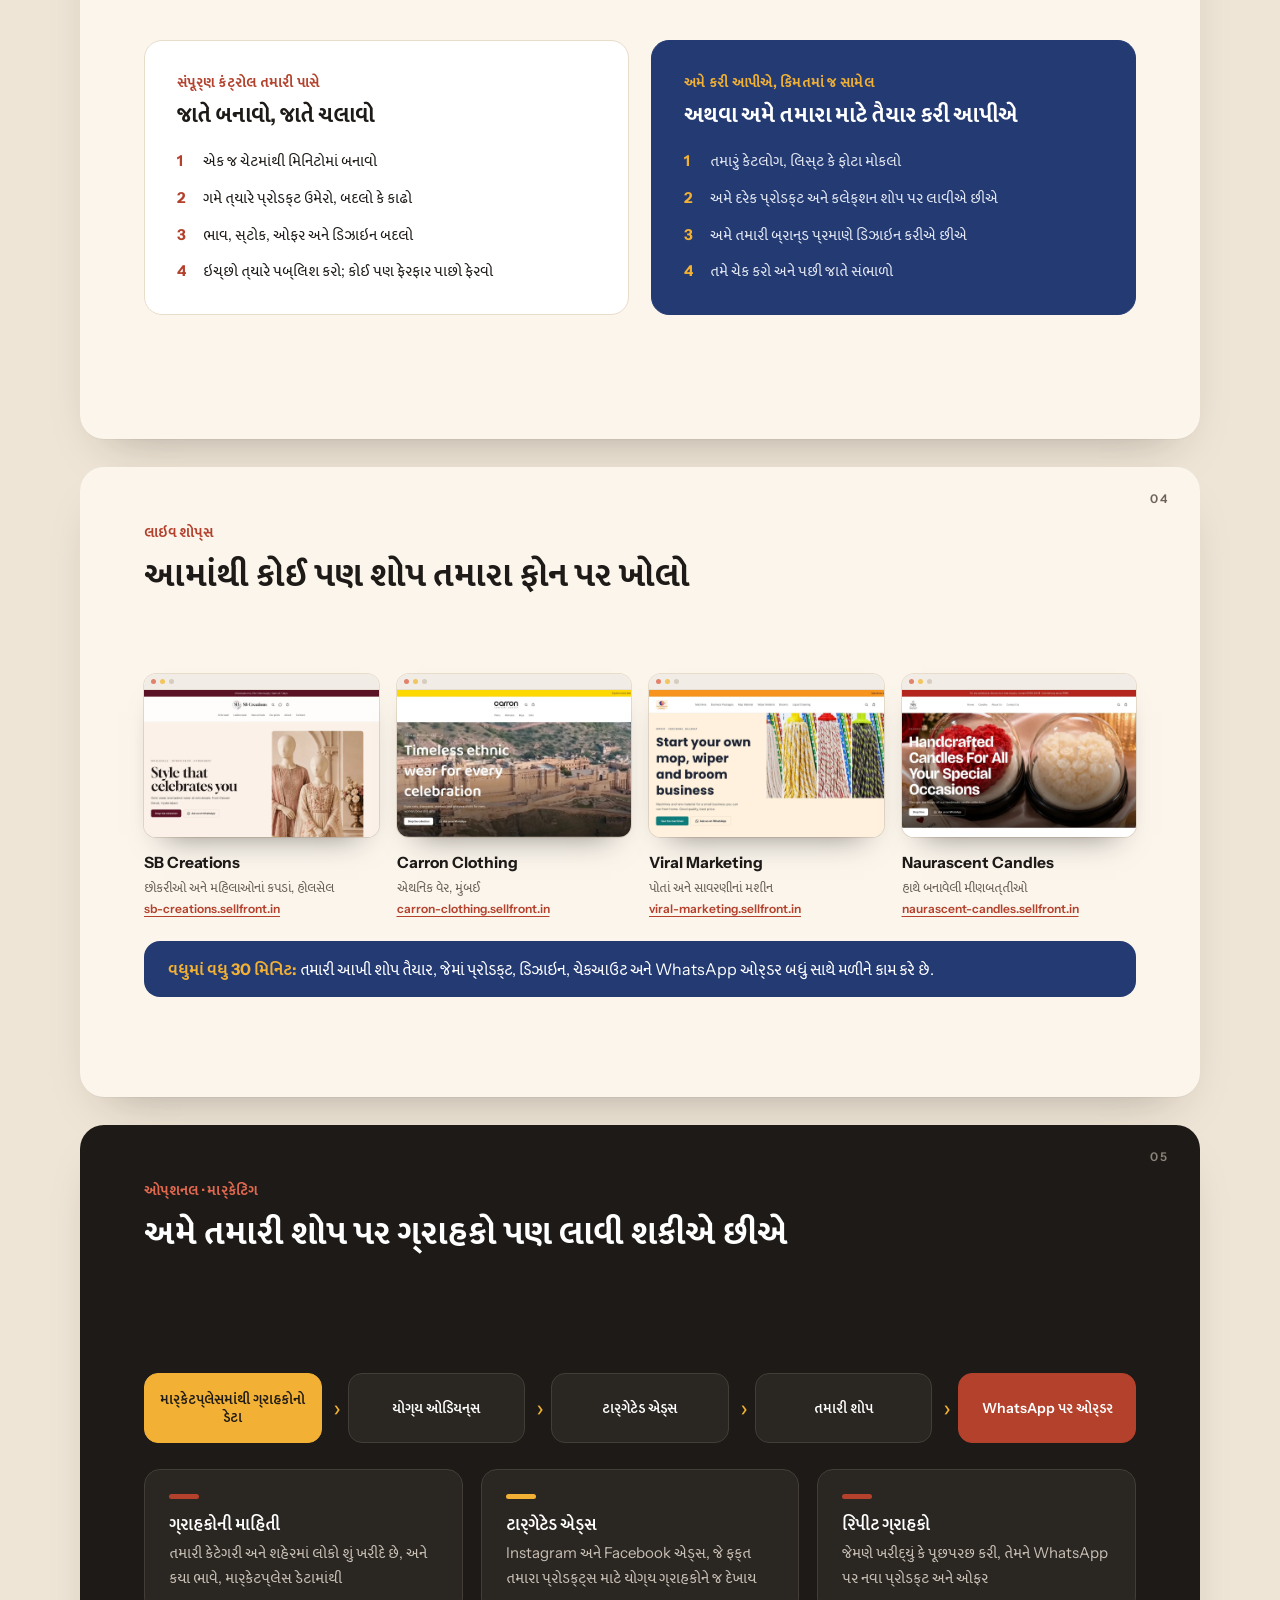
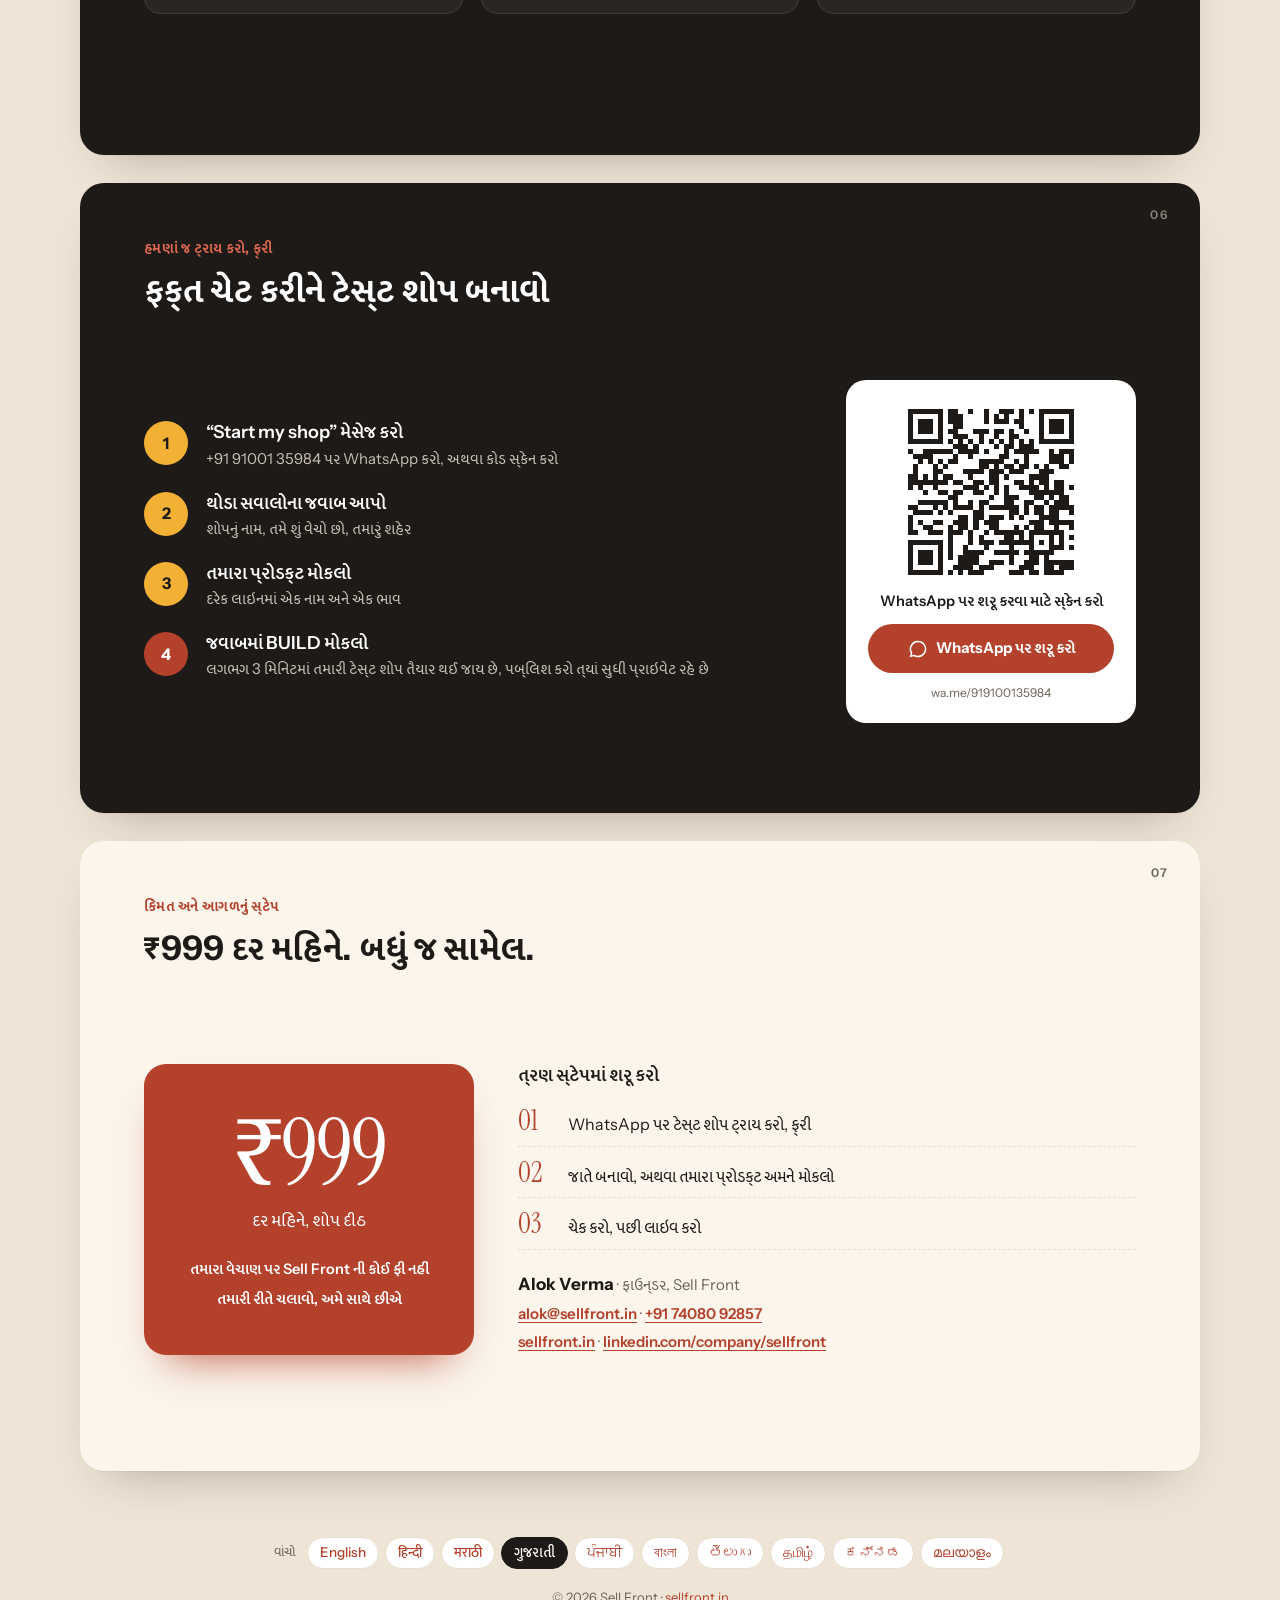
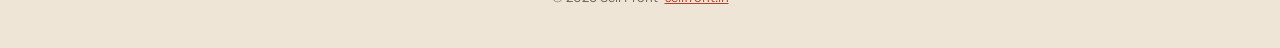
<file: gu/index.html>
<!doctype html>
<html lang="gu" data-script="indic" style="--f-script:'Mukta Vaani'">
<head>
<meta charset="utf-8">
<meta name="viewport" content="width=device-width, initial-scale=1, viewport-fit=cover">
<meta name="color-scheme" content="light">
<meta name="theme-color" content="#1d1a17">
<meta name="robots" content="noindex">
<title>Sell Front: તમારી શોપ ઓનલાઇન, WhatsApp પરથી ચલાવો</title>
<meta name="description" content="ઓર્ડર લેતા કોઈ પણ બિઝનેસ માટે વેબસાઇટ અને ચેકઆઉટ, WhatsApp પરથી ચલાવો. ₹999 દર મહિને.">
<link rel="canonical" href="https://alokverma2004.github.io/sellfront-proposal/gu/">
<link rel="alternate" hreflang="en" href="https://alokverma2004.github.io/sellfront-proposal/">
<link rel="alternate" hreflang="hi" href="https://alokverma2004.github.io/sellfront-proposal/hi/">
<link rel="alternate" hreflang="mr" href="https://alokverma2004.github.io/sellfront-proposal/mr/">
<link rel="alternate" hreflang="gu" href="https://alokverma2004.github.io/sellfront-proposal/gu/">
<link rel="alternate" hreflang="pa" href="https://alokverma2004.github.io/sellfront-proposal/pa/">
<link rel="alternate" hreflang="bn" href="https://alokverma2004.github.io/sellfront-proposal/bn/">
<link rel="alternate" hreflang="te" href="https://alokverma2004.github.io/sellfront-proposal/te/">
<link rel="alternate" hreflang="ta" href="https://alokverma2004.github.io/sellfront-proposal/ta/">
<link rel="alternate" hreflang="kn" href="https://alokverma2004.github.io/sellfront-proposal/kn/">
<link rel="alternate" hreflang="ml" href="https://alokverma2004.github.io/sellfront-proposal/ml/">
<link rel="alternate" hreflang="x-default" href="https://alokverma2004.github.io/sellfront-proposal/">
<meta property="og:type" content="website">
<meta property="og:site_name" content="Sell Front">
<meta property="og:title" content="Sell Front: તમારી શોપ ઓનલાઇન, WhatsApp પરથી ચલાવો">
<meta property="og:description" content="ઓર્ડર લેતા કોઈ પણ બિઝનેસ માટે વેબસાઇટ અને ચેકઆઉટ, WhatsApp પરથી ચલાવો. ₹999 દર મહિને.">
<meta property="og:url" content="https://alokverma2004.github.io/sellfront-proposal/gu/">
<meta property="og:image" content="https://alokverma2004.github.io/sellfront-proposal/assets/og-gu.jpg">
<meta property="og:image:width" content="1200">
<meta property="og:image:height" content="630">
<meta property="og:locale" content="gu_IN">
<meta name="twitter:card" content="summary_large_image">
<link rel="icon" href="../assets/favicon.svg" type="image/svg+xml">
<link rel="apple-touch-icon" href="../assets/apple-touch-icon.png">
<link rel="preconnect" href="https://fonts.googleapis.com">
<link rel="preconnect" href="https://fonts.gstatic.com" crossorigin>
<link rel="stylesheet" href="https://fonts.googleapis.com/css2?family=Instrument+Sans:wght@400;500;600;700&family=Instrument+Serif:ital@0;1&display=swap">
<link rel="stylesheet" href="https://fonts.googleapis.com/css2?family=Mukta:wght@400;600;700&family=Noto+Serif:wght@400&text=%E2%82%B9&display=swap">
<link rel="stylesheet" href="https://fonts.googleapis.com/css2?family=Mukta+Vaani:wght@400;500;600;700&display=swap">
<link rel="stylesheet" href="../assets/site.css?v=202611181058">
</head>
<body>
<a class="skip" href="#s1">તમારી શોપ ઓનલાઇન.</a>
<header class="top">
  <div class="top-in">
    <a class="brand" href="./" aria-label="Sell Front"><img src="../assets/logo.svg" alt="Sell Front" width="119" height="32"></a>
    <span class="tag">બ્રાન્ડ્સ માટે પ્રપોઝલ</span>
    <nav class="langs" aria-label="વાંચો">
      <span class="langs-label">વાંચો</span>
      <div class="chips"><a class="chip" href="../" hreflang="en" lang="en">English</a><a class="chip" href="../hi/" hreflang="hi" lang="hi">हिन्दी</a><a class="chip" href="../mr/" hreflang="mr" lang="mr">मराठी</a><a class="chip" href="./" hreflang="gu" lang="gu" aria-current="page">ગુજરાતી</a><a class="chip" href="../pa/" hreflang="pa" lang="pa">ਪੰਜਾਬੀ</a><a class="chip" href="../bn/" hreflang="bn" lang="bn">বাংলা</a><a class="chip" href="../te/" hreflang="te" lang="te">తెలుగు</a><a class="chip" href="../ta/" hreflang="ta" lang="ta">தமிழ்</a><a class="chip" href="../kn/" hreflang="kn" lang="kn">ಕನ್ನಡ</a><a class="chip" href="../ml/" hreflang="ml" lang="ml">മലയാളം</a></div>
    </nav>
  </div>
</header>

<main>
  <!-- 1 · Cover -->
  <section class="slide dark cover" id="s1">
    <div class="cover-text">
      <img class="cover-logo" src="../assets/logo-dark.svg" alt="Sell Front" width="186" height="50">
      <h1>તમારી શોપ ઓનલાઇન.<br>WhatsApp પરથી ચલાવો.</h1>
      <p class="cover-sub">બનાવો, બદલો, ચલાવો. અથવા અમારી પાસે કરાવો.</p>
      <p class="cover-line">ઓર્ડર લેતા કોઈ પણ બિઝનેસ માટે વેબસાઇટ અને ચેકઆઉટ, જેમાં દરેક ઓર્ડર અને સ્ટોકનો દરેક ફેરફાર એ જ WhatsApp ચેટમાંથી ચાલે છે જે તમે પહેલેથી વાપરો છો.</p>
      <div class="cover-cta">
        <span class="pill">₹999 દર મહિને</span>
        <a class="cover-link" href="https://sellfront.in" target="_blank" rel="noopener">sellfront.in</a>
      </div>
    </div>
    <div class="cover-shots" aria-hidden="false">
      <a class="frame f1" href="https://carron-clothing.sellfront.in" target="_blank" rel="noopener">
        <span class="bar"><i></i><i></i><i></i><b>carron-clothing.sellfront.in</b></span>
        <img src="../assets/carron-clothing.webp" alt="Carron Clothing · Sell Front પર બનેલી એક શોપ" width="1120" height="700">
      </a>
      <a class="frame f2" href="https://sb-creations.sellfront.in" target="_blank" rel="noopener">
        <span class="bar"><i></i><i></i><i></i><b>sb-creations.sellfront.in</b></span>
        <img src="../assets/sb-creations.webp" alt="SB Creations · Sell Front પર બનેલી એક શોપ" width="1120" height="700">
      </a>
    </div>
  </section>

  <!-- 2 · What it does -->
  <section class="slide light" id="s2">
    <span class="num" aria-hidden="true">02</span>
    <p class="kicker">આ શું કરે છે</p>
    <h2>શોપને જોઈએ તે બધું, એક જ ચેટમાંથી</h2>
    <div class="tiles">
      <article class="tile"><span class="dash"></span><h3>મિનિટોમાં શોપ</h3><p>WhatsApp પર કહો કે તમે શું વેચો છો, જવાબમાં BUILD મોકલો; લગભગ 3 મિનિટમાં તમારી શોપ બની જાય છે</p></article>
      <article class="tile"><span class="dash alt"></span><h3>ફોટો = પ્રોડક્ટ</h3><p>ફોટો મોકલો, કેપ્શનમાં તેનું નામ લખો; તે તરત શોપ પર આવી જાય છે</p></article>
      <article class="tile"><span class="dash"></span><h3>WhatsApp માં ઓર્ડર</h3><p>દરેક ઓર્ડર Accept અને Out of stock બટન સાથે આવે છે</p></article>
      <article class="tile"><span class="dash alt"></span><h3>ભરોસાપાત્ર ચેકઆઉટ</h3><p>UPI, કાર્ડ અથવા કેશ ઓન ડિલિવરી; ગ્રાહકને એપ, એકાઉન્ટ કે પાસવર્ડની જરૂર નથી</p></article>
      <article class="tile"><span class="dash"></span><h3>કહો તેવી ડિઝાઇન</h3><p>“Make it festive for Diwali”: પ્રીવ્યૂ જુઓ, પબ્લિશ કરો, ગમે ત્યારે પાછું ફેરવો</p></article>
      <article class="tile"><span class="dash alt"></span><h3>સ્ટોક, GST, તમારો ડેટા</h3><p>એક લાઇનથી સ્ટોક અપડેટ, GST ઇન્વોઇસ, પોતાનું ડોમેન, CSV એક્સપોર્ટ</p></article>
    </div>
  </section>

  <!-- 3 · Full control -->
  <section class="slide light" id="s3">
    <span class="num" aria-hidden="true">03</span>
    <p class="kicker">પૂરો કંટ્રોલ</p>
    <h2>તમારી શોપ, તમારા હાથમાં. જોઈએ ત્યારે અમારી ટીમ.</h2>
    <div class="cols">
      <article class="col">
        <p class="col-tag">સંપૂર્ણ કંટ્રોલ તમારી પાસે</p>
        <h3>જાતે બનાવો, જાતે ચલાવો</h3>
        <ol>
          <li>એક જ ચેટમાંથી મિનિટોમાં બનાવો</li><li>ગમે ત્યારે પ્રોડક્ટ ઉમેરો, બદલો કે કાઢો</li><li>ભાવ, સ્ટોક, ઓફર અને ડિઝાઇન બદલો</li><li>ઇચ્છો ત્યારે પબ્લિશ કરો; કોઈ પણ ફેરફાર પાછો ફેરવો</li>
        </ol>
      </article>
      <article class="col indigo">
        <p class="col-tag">અમે કરી આપીએ, કિંમતમાં જ સામેલ</p>
        <h3>અથવા અમે તમારા માટે તૈયાર કરી આપીએ</h3>
        <ol>
          <li>તમારું કેટલોગ, લિસ્ટ કે ફોટા મોકલો</li><li>અમે દરેક પ્રોડક્ટ અને કલેક્શન શોપ પર લાવીએ છીએ</li><li>અમે તમારી બ્રાન્ડ પ્રમાણે ડિઝાઇન કરીએ છીએ</li><li>તમે ચેક કરો અને પછી જાતે સંભાળો</li>
        </ol>
      </article>
    </div>
  </section>

  <!-- 4 · Live shops -->
  <section class="slide light" id="s4">
    <span class="num" aria-hidden="true">04</span>
    <p class="kicker">લાઇવ શોપ્સ</p>
    <h2>આમાંથી કોઈ પણ શોપ તમારા ફોન પર ખોલો</h2>
    <div class="shops">
      <a class="shop" href="https://sb-creations.sellfront.in" target="_blank" rel="noopener">
        <span class="frame"><span class="bar"><i></i><i></i><i></i></span><img src="../assets/sb-creations.webp" alt="SB Creations · Sell Front પર બનેલી એક શોપ" width="1120" height="700" loading="lazy"></span>
        <strong>SB Creations</strong><span class="what">છોકરીઓ અને મહિલાઓનાં કપડાં, હોલસેલ</span><span class="url">sb-creations.sellfront.in</span>
      </a>
      <a class="shop" href="https://carron-clothing.sellfront.in" target="_blank" rel="noopener">
        <span class="frame"><span class="bar"><i></i><i></i><i></i></span><img src="../assets/carron-clothing.webp" alt="Carron Clothing · Sell Front પર બનેલી એક શોપ" width="1120" height="700" loading="lazy"></span>
        <strong>Carron Clothing</strong><span class="what">એથનિક વેર, મુંબઈ</span><span class="url">carron-clothing.sellfront.in</span>
      </a>
      <a class="shop" href="https://viral-marketing.sellfront.in" target="_blank" rel="noopener">
        <span class="frame"><span class="bar"><i></i><i></i><i></i></span><img src="../assets/viral-marketing.webp" alt="Viral Marketing · Sell Front પર બનેલી એક શોપ" width="1120" height="700" loading="lazy"></span>
        <strong>Viral Marketing</strong><span class="what">પોતાં અને સાવરણીનાં મશીન</span><span class="url">viral-marketing.sellfront.in</span>
      </a>
      <a class="shop" href="https://naurascent-candles.sellfront.in" target="_blank" rel="noopener">
        <span class="frame"><span class="bar"><i></i><i></i><i></i></span><img src="../assets/naurascent-candles.webp" alt="Naurascent Candles · Sell Front પર બનેલી એક શોપ" width="1120" height="700" loading="lazy"></span>
        <strong>Naurascent Candles</strong><span class="what">હાથે બનાવેલી મીણબત્તીઓ</span><span class="url">naurascent-candles.sellfront.in</span>
      </a>
    </div>
    <p class="band"><b>વધુમાં વધુ 30 મિનિટ:</b> તમારી આખી શોપ તૈયાર, જેમાં પ્રોડક્ટ, ડિઝાઇન, ચેકઆઉટ અને WhatsApp ઓર્ડર બધું સાથે મળીને કામ કરે છે.</p>
  </section>

  <!-- 5 · Marketing -->
  <section class="slide dark" id="s5">
    <span class="num" aria-hidden="true">05</span>
    <p class="kicker">ઓપ્શનલ · માર્કેટિંગ</p>
    <h2>અમે તમારી શોપ પર ગ્રાહકો પણ લાવી શકીએ છીએ</h2>
    <ol class="flow">
      <li class="first">માર્કેટપ્લેસમાંથી ગ્રાહકોનો ડેટા</li><li>યોગ્ય ઓડિયન્સ</li><li>ટાર્ગેટેડ એડ્સ</li><li>તમારી શોપ</li><li class="last">WhatsApp પર ઓર્ડર</li>
    </ol>
    <div class="tiles three">
      <article class="tile"><span class="dash"></span><h3>ગ્રાહકોની માહિતી</h3><p>તમારી કેટેગરી અને શહેરમાં લોકો શું ખરીદે છે, અને કયા ભાવે, માર્કેટપ્લેસ ડેટામાંથી</p></article>
      <article class="tile"><span class="dash alt"></span><h3>ટાર્ગેટેડ એડ્સ</h3><p>Instagram અને Facebook એડ્સ, જે ફક્ત તમારા પ્રોડક્ટ્સ માટે યોગ્ય ગ્રાહકોને જ દેખાય</p></article>
      <article class="tile"><span class="dash"></span><h3>રિપીટ ગ્રાહકો</h3><p>જેમણે ખરીદ્યું કે પૂછપરછ કરી, તેમને WhatsApp પર નવા પ્રોડક્ટ અને ઓફર</p></article>
    </div>
  </section>

  <!-- 6 · Try it -->
  <section class="slide dark" id="s6">
    <span class="num" aria-hidden="true">06</span>
    <p class="kicker">હમણાં જ ટ્રાય કરો, ફ્રી</p>
    <h2>ફક્ત ચેટ કરીને ટેસ્ટ શોપ બનાવો</h2>
    <div class="try">
      <ol class="steps">
        <li><span class="dot">1</span><div><h3>“Start my shop” મેસેજ કરો</h3><p>+91 91001 35984 પર WhatsApp કરો, અથવા કોડ સ્કેન કરો</p></div></li>
        <li><span class="dot">2</span><div><h3>થોડા સવાલોના જવાબ આપો</h3><p>શોપનું નામ, તમે શું વેચો છો, તમારું શહેર</p></div></li>
        <li><span class="dot">3</span><div><h3>તમારા પ્રોડક્ટ મોકલો</h3><p>દરેક લાઇનમાં એક નામ અને એક ભાવ</p></div></li>
        <li><span class="dot red">4</span><div><h3>જવાબમાં BUILD મોકલો</h3><p>લગભગ 3 મિનિટમાં તમારી ટેસ્ટ શોપ તૈયાર થઈ જાય છે, પબ્લિશ કરો ત્યાં સુધી પ્રાઇવેટ રહે છે</p></div></li>
      </ol>
      <div class="qr-card">
        <img class="qr" src="../assets/qr.png" alt="WhatsApp પર શરૂ કરવા માટે સ્કેન કરો" width="200" height="200">
        <p class="qr-label">WhatsApp પર શરૂ કરવા માટે સ્કેન કરો</p>
        <a class="wa-btn" href="https://wa.me/919100135984?text=Start%20my%20shop" target="_blank" rel="noopener">
          <svg viewBox="0 0 24 24" width="20" height="20" aria-hidden="true"><path fill="currentColor" d="M12 2a10 10 0 0 0-8.6 15.1L2 22l5-1.3A10 10 0 1 0 12 2Zm0 18.2a8.2 8.2 0 0 1-4.2-1.2l-.3-.2-3 .8.8-2.9-.2-.3A8.2 8.2 0 1 1 12 20.2Z"/></svg>
          WhatsApp પર શરૂ કરો
        </a>
        <span class="wa-url">wa.me/919100135984</span>
      </div>
    </div>
  </section>

  <!-- 7 · Price -->
  <section class="slide light" id="s7">
    <span class="num" aria-hidden="true">07</span>
    <p class="kicker">કિંમત અને આગળનું સ્ટેપ</p>
    <h2>₹999 દર મહિને. બધું જ સામેલ.</h2>
    <div class="price">
      <div class="price-card">
        <p class="amount">₹999</p>
        <p class="per">દર મહિને, શોપ દીઠ</p>
        <p class="notes"><span>તમારા વેચાણ પર Sell Front ની કોઈ ફી નહીં</span><span>તમારી રીતે ચલાવો, અમે સાથે છીએ</span></p>
      </div>
      <div class="next">
        <h3>ત્રણ સ્ટેપમાં શરૂ કરો</h3>
        <ol class="big-steps">
          <li><span>01</span>WhatsApp પર ટેસ્ટ શોપ ટ્રાય કરો, ફ્રી</li>
          <li><span>02</span>જાતે બનાવો, અથવા તમારા પ્રોડક્ટ અમને મોકલો</li>
          <li><span>03</span>ચેક કરો, પછી લાઇવ કરો</li>
        </ol>
        <div class="contact">
          <p class="who"><b>Alok Verma</b> · ફાઉન્ડર, Sell Front</p>
          <p><a href="mailto:alok@sellfront.in">alok@sellfront.in</a> · <a href="tel:+917408092857">+91 74080 92857</a></p>
          <p><a href="https://sellfront.in" target="_blank" rel="noopener">sellfront.in</a> · <a href="https://www.linkedin.com/company/sellfront/" target="_blank" rel="noopener">linkedin.com/company/sellfront</a></p>
        </div>
      </div>
    </div>
  </section>
</main>

<footer class="foot">
  <nav class="langs" aria-label="વાંચો">
    <span class="langs-label">વાંચો</span>
    <div class="chips"><a class="chip" href="../" hreflang="en" lang="en">English</a><a class="chip" href="../hi/" hreflang="hi" lang="hi">हिन्दी</a><a class="chip" href="../mr/" hreflang="mr" lang="mr">मराठी</a><a class="chip" href="./" hreflang="gu" lang="gu" aria-current="page">ગુજરાતી</a><a class="chip" href="../pa/" hreflang="pa" lang="pa">ਪੰਜਾਬੀ</a><a class="chip" href="../bn/" hreflang="bn" lang="bn">বাংলা</a><a class="chip" href="../te/" hreflang="te" lang="te">తెలుగు</a><a class="chip" href="../ta/" hreflang="ta" lang="ta">தமிழ்</a><a class="chip" href="../kn/" hreflang="kn" lang="kn">ಕನ್ನಡ</a><a class="chip" href="../ml/" hreflang="ml" lang="ml">മലയാളം</a></div>
  </nav>
  <p>© 2026 Sell Front · <a href="https://sellfront.in" target="_blank" rel="noopener">sellfront.in</a></p>
</footer>
<script src="../assets/site.js?v=202611181058" defer></script>
</body>
</html>
</file>
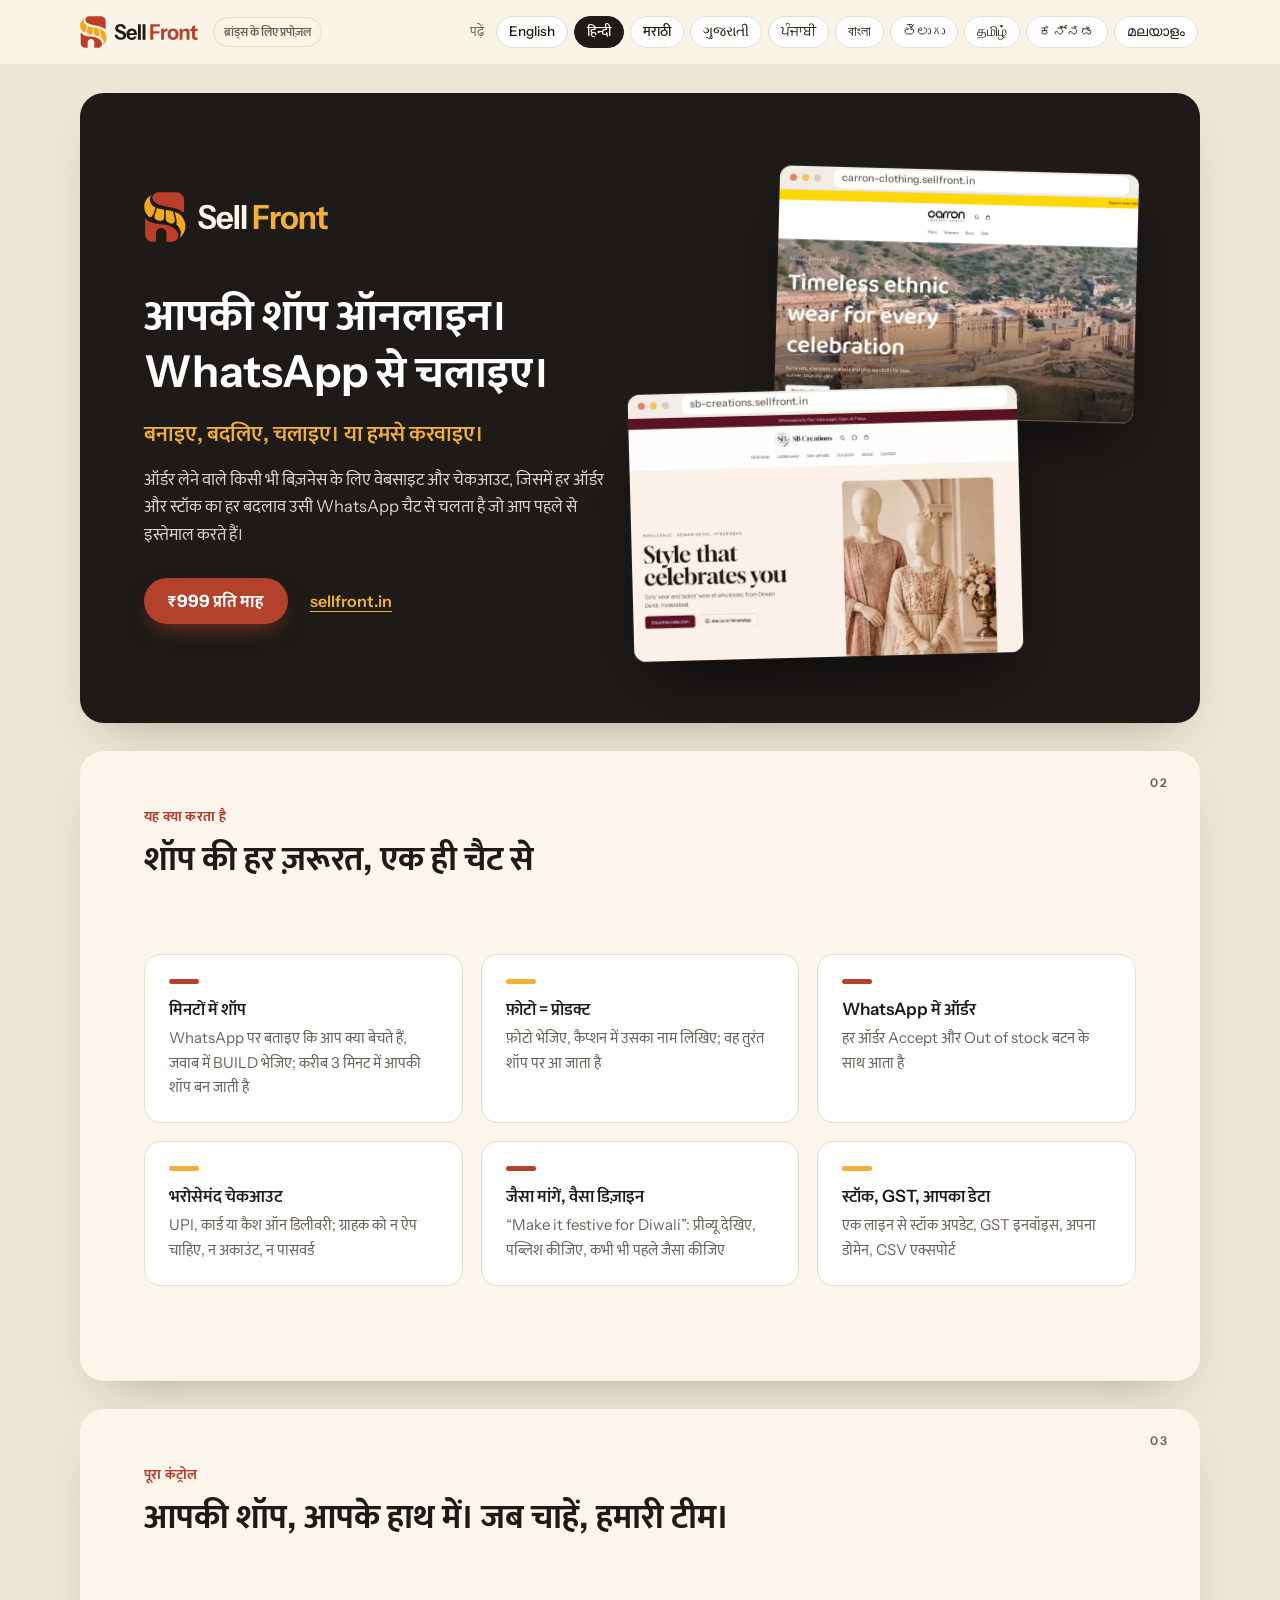
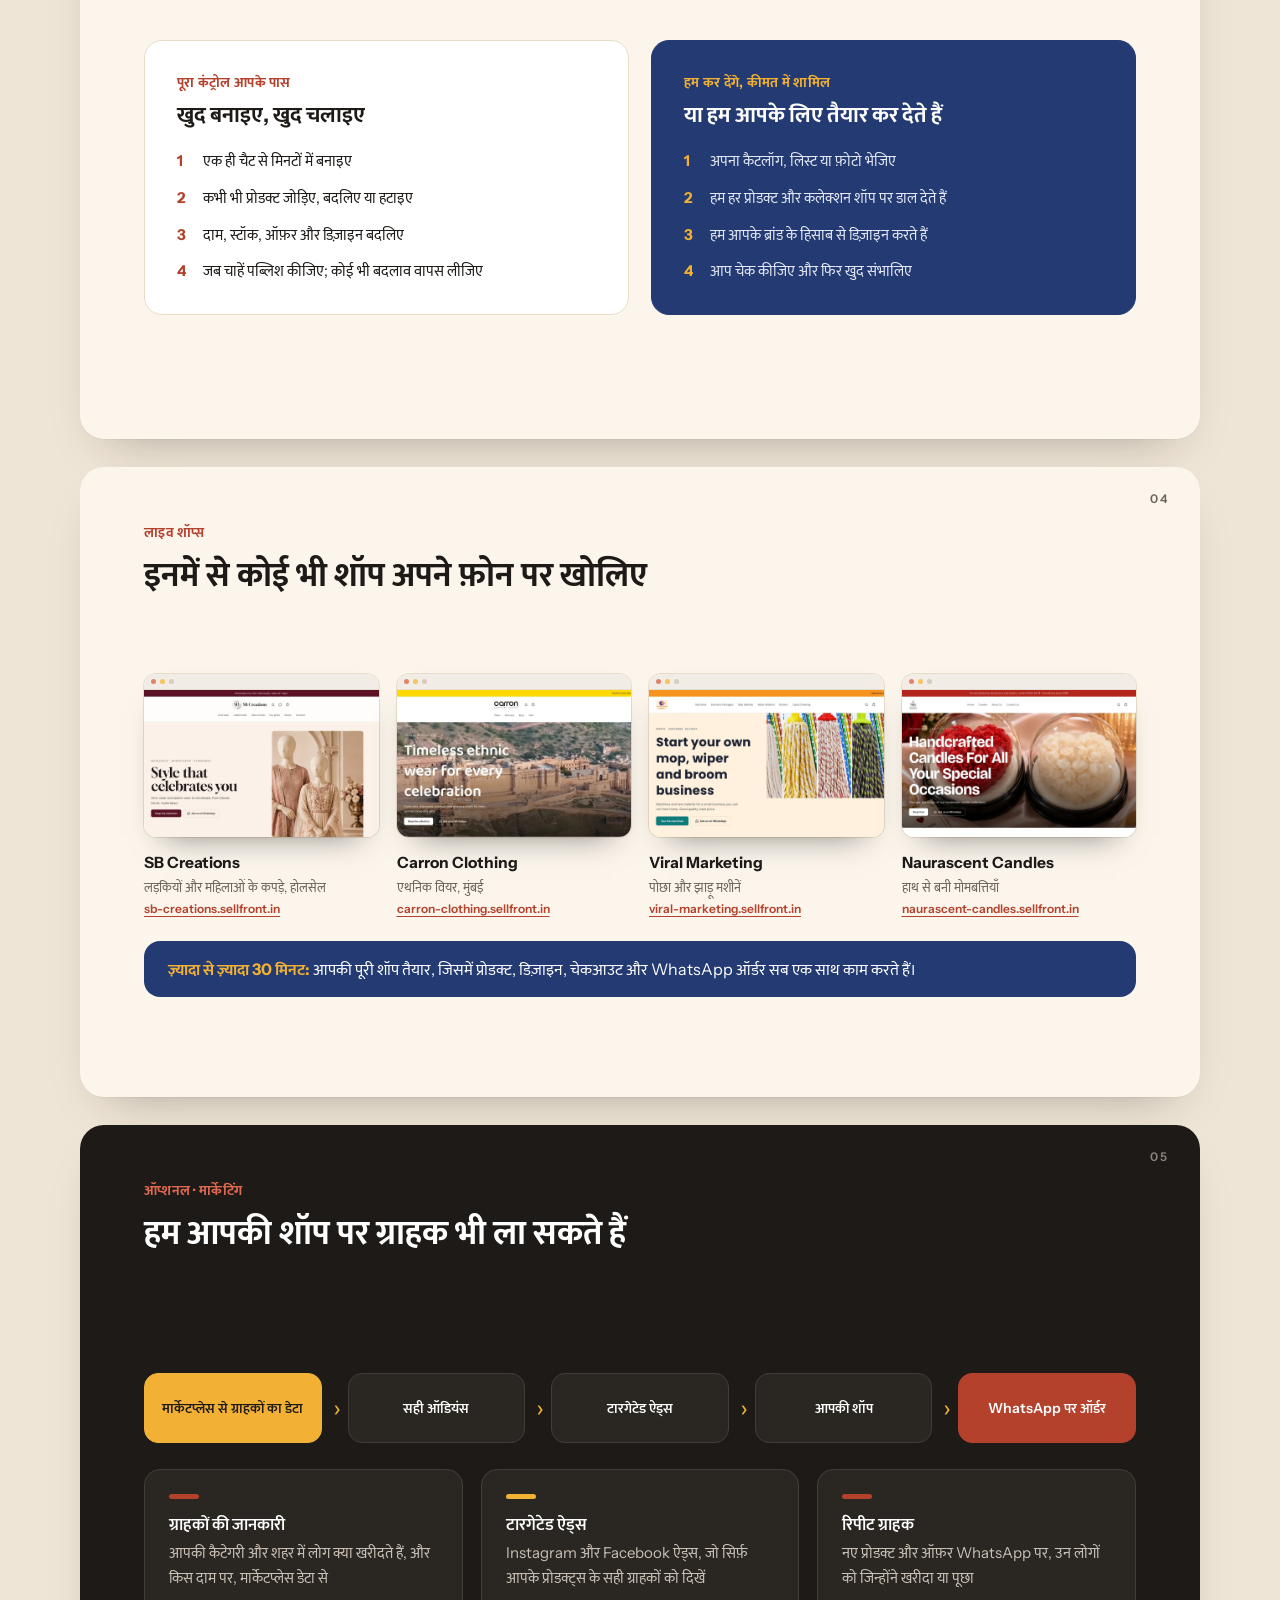
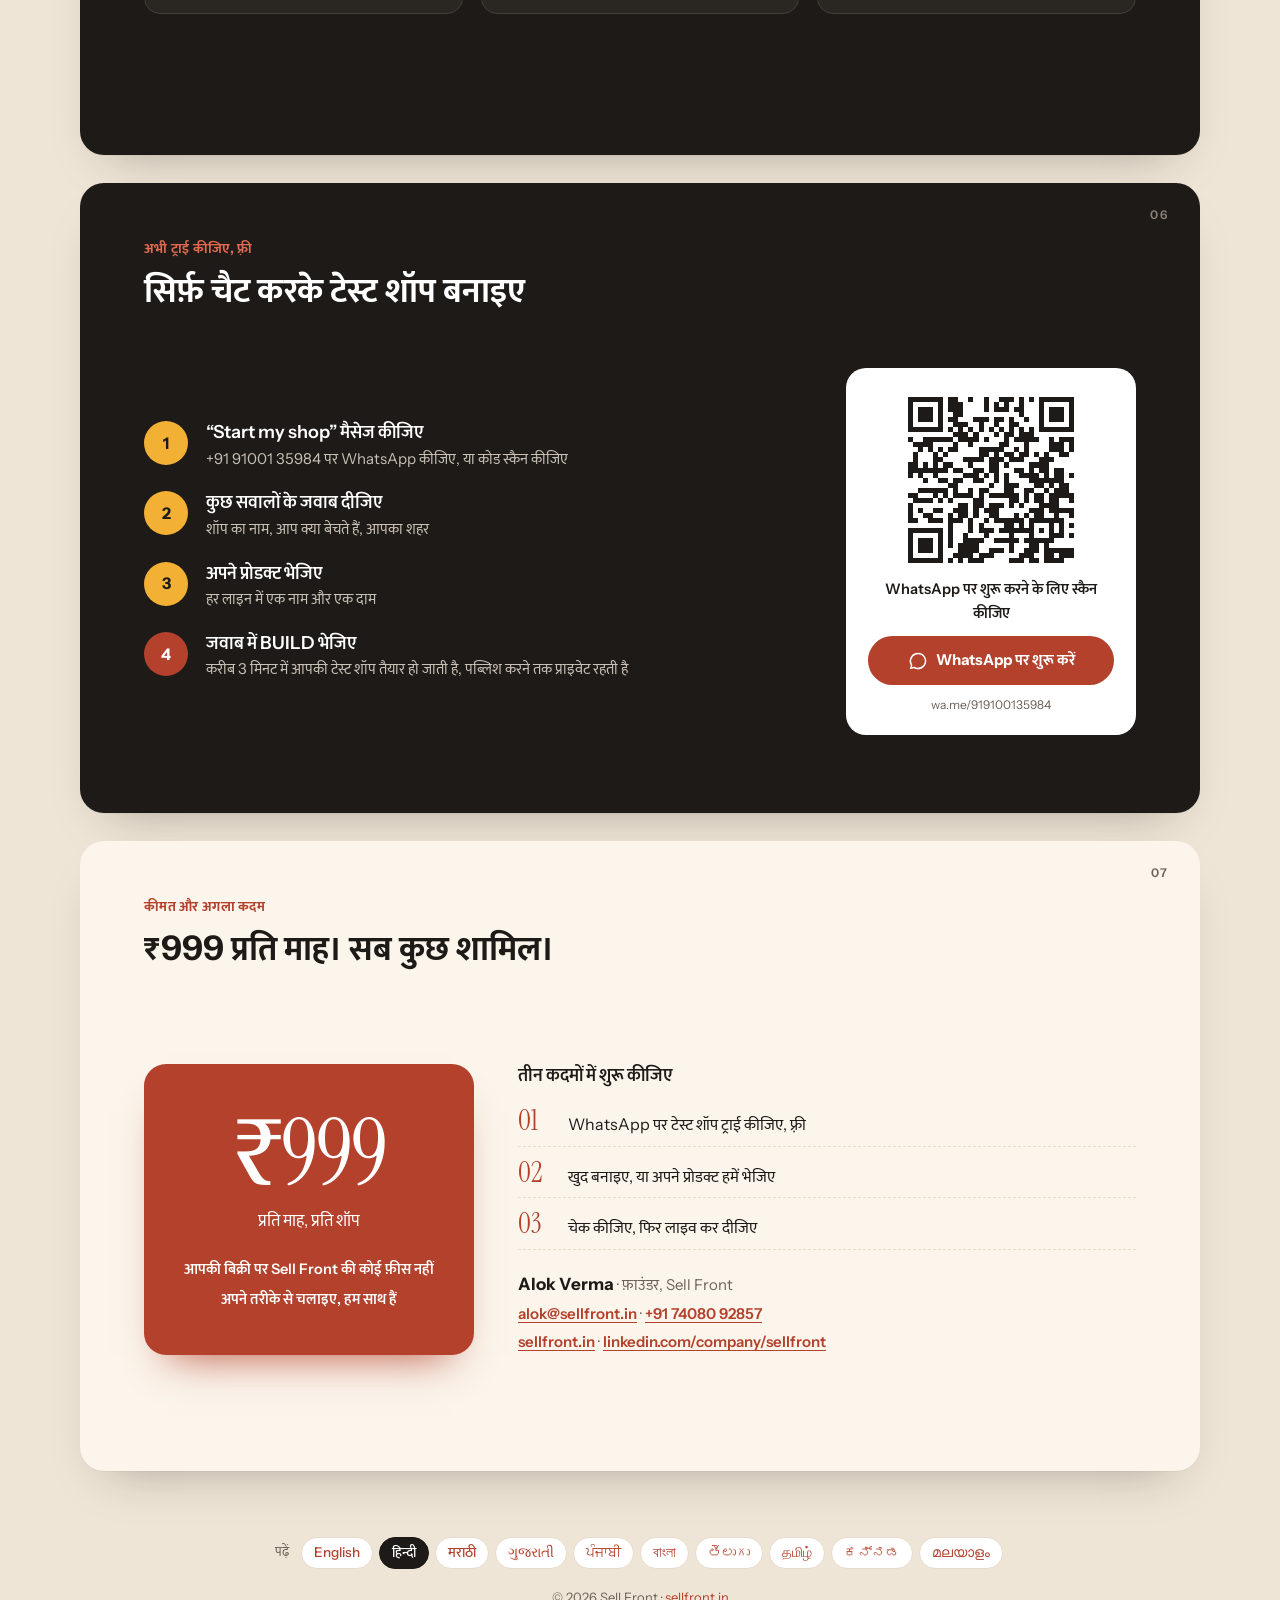
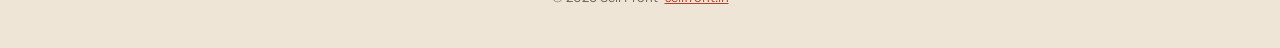
<file: hi/index.html>
<!doctype html>
<html lang="hi" data-script="indic" style="--f-script:'Mukta'">
<head>
<meta charset="utf-8">
<meta name="viewport" content="width=device-width, initial-scale=1, viewport-fit=cover">
<meta name="color-scheme" content="light">
<meta name="theme-color" content="#1d1a17">
<meta name="robots" content="noindex">
<title>Sell Front: आपकी शॉप ऑनलाइन, WhatsApp से चलाइए</title>
<meta name="description" content="ऑर्डर लेने वाले किसी भी बिज़नेस के लिए वेबसाइट और चेकआउट, WhatsApp से चलाइए। ₹999 प्रति माह।">
<link rel="canonical" href="https://alokverma2004.github.io/sellfront-proposal/hi/">
<link rel="alternate" hreflang="en" href="https://alokverma2004.github.io/sellfront-proposal/">
<link rel="alternate" hreflang="hi" href="https://alokverma2004.github.io/sellfront-proposal/hi/">
<link rel="alternate" hreflang="mr" href="https://alokverma2004.github.io/sellfront-proposal/mr/">
<link rel="alternate" hreflang="gu" href="https://alokverma2004.github.io/sellfront-proposal/gu/">
<link rel="alternate" hreflang="pa" href="https://alokverma2004.github.io/sellfront-proposal/pa/">
<link rel="alternate" hreflang="bn" href="https://alokverma2004.github.io/sellfront-proposal/bn/">
<link rel="alternate" hreflang="te" href="https://alokverma2004.github.io/sellfront-proposal/te/">
<link rel="alternate" hreflang="ta" href="https://alokverma2004.github.io/sellfront-proposal/ta/">
<link rel="alternate" hreflang="kn" href="https://alokverma2004.github.io/sellfront-proposal/kn/">
<link rel="alternate" hreflang="ml" href="https://alokverma2004.github.io/sellfront-proposal/ml/">
<link rel="alternate" hreflang="x-default" href="https://alokverma2004.github.io/sellfront-proposal/">
<meta property="og:type" content="website">
<meta property="og:site_name" content="Sell Front">
<meta property="og:title" content="Sell Front: आपकी शॉप ऑनलाइन, WhatsApp से चलाइए">
<meta property="og:description" content="ऑर्डर लेने वाले किसी भी बिज़नेस के लिए वेबसाइट और चेकआउट, WhatsApp से चलाइए। ₹999 प्रति माह।">
<meta property="og:url" content="https://alokverma2004.github.io/sellfront-proposal/hi/">
<meta property="og:image" content="https://alokverma2004.github.io/sellfront-proposal/assets/og-hi.jpg">
<meta property="og:image:width" content="1200">
<meta property="og:image:height" content="630">
<meta property="og:locale" content="hi_IN">
<meta name="twitter:card" content="summary_large_image">
<link rel="icon" href="../assets/favicon.svg" type="image/svg+xml">
<link rel="apple-touch-icon" href="../assets/apple-touch-icon.png">
<link rel="preconnect" href="https://fonts.googleapis.com">
<link rel="preconnect" href="https://fonts.gstatic.com" crossorigin>
<link rel="stylesheet" href="https://fonts.googleapis.com/css2?family=Instrument+Sans:wght@400;500;600;700&family=Instrument+Serif:ital@0;1&display=swap">
<link rel="stylesheet" href="https://fonts.googleapis.com/css2?family=Mukta:wght@400;600;700&family=Noto+Serif:wght@400&text=%E2%82%B9&display=swap">
<link rel="stylesheet" href="https://fonts.googleapis.com/css2?family=Mukta:wght@400;500;600;700&display=swap">
<link rel="stylesheet" href="../assets/site.css?v=202611181058">
</head>
<body>
<a class="skip" href="#s1">आपकी शॉप ऑनलाइन।</a>
<header class="top">
  <div class="top-in">
    <a class="brand" href="./" aria-label="Sell Front"><img src="../assets/logo.svg" alt="Sell Front" width="119" height="32"></a>
    <span class="tag">ब्रांड्स के लिए प्रपोज़ल</span>
    <nav class="langs" aria-label="पढ़ें">
      <span class="langs-label">पढ़ें</span>
      <div class="chips"><a class="chip" href="../" hreflang="en" lang="en">English</a><a class="chip" href="./" hreflang="hi" lang="hi" aria-current="page">हिन्दी</a><a class="chip" href="../mr/" hreflang="mr" lang="mr">मराठी</a><a class="chip" href="../gu/" hreflang="gu" lang="gu">ગુજરાતી</a><a class="chip" href="../pa/" hreflang="pa" lang="pa">ਪੰਜਾਬੀ</a><a class="chip" href="../bn/" hreflang="bn" lang="bn">বাংলা</a><a class="chip" href="../te/" hreflang="te" lang="te">తెలుగు</a><a class="chip" href="../ta/" hreflang="ta" lang="ta">தமிழ்</a><a class="chip" href="../kn/" hreflang="kn" lang="kn">ಕನ್ನಡ</a><a class="chip" href="../ml/" hreflang="ml" lang="ml">മലയാളം</a></div>
    </nav>
  </div>
</header>

<main>
  <!-- 1 · Cover -->
  <section class="slide dark cover" id="s1">
    <div class="cover-text">
      <img class="cover-logo" src="../assets/logo-dark.svg" alt="Sell Front" width="186" height="50">
      <h1>आपकी शॉप ऑनलाइन।<br>WhatsApp से चलाइए।</h1>
      <p class="cover-sub">बनाइए, बदलिए, चलाइए। या हमसे करवाइए।</p>
      <p class="cover-line">ऑर्डर लेने वाले किसी भी बिज़नेस के लिए वेबसाइट और चेकआउट, जिसमें हर ऑर्डर और स्टॉक का हर बदलाव उसी WhatsApp चैट से चलता है जो आप पहले से इस्तेमाल करते हैं।</p>
      <div class="cover-cta">
        <span class="pill">₹999 प्रति माह</span>
        <a class="cover-link" href="https://sellfront.in" target="_blank" rel="noopener">sellfront.in</a>
      </div>
    </div>
    <div class="cover-shots" aria-hidden="false">
      <a class="frame f1" href="https://carron-clothing.sellfront.in" target="_blank" rel="noopener">
        <span class="bar"><i></i><i></i><i></i><b>carron-clothing.sellfront.in</b></span>
        <img src="../assets/carron-clothing.webp" alt="Carron Clothing · Sell Front पर बनी एक शॉप" width="1120" height="700">
      </a>
      <a class="frame f2" href="https://sb-creations.sellfront.in" target="_blank" rel="noopener">
        <span class="bar"><i></i><i></i><i></i><b>sb-creations.sellfront.in</b></span>
        <img src="../assets/sb-creations.webp" alt="SB Creations · Sell Front पर बनी एक शॉप" width="1120" height="700">
      </a>
    </div>
  </section>

  <!-- 2 · What it does -->
  <section class="slide light" id="s2">
    <span class="num" aria-hidden="true">02</span>
    <p class="kicker">यह क्या करता है</p>
    <h2>शॉप की हर ज़रूरत, एक ही चैट से</h2>
    <div class="tiles">
      <article class="tile"><span class="dash"></span><h3>मिनटों में शॉप</h3><p>WhatsApp पर बताइए कि आप क्या बेचते हैं, जवाब में BUILD भेजिए; करीब 3 मिनट में आपकी शॉप बन जाती है</p></article>
      <article class="tile"><span class="dash alt"></span><h3>फ़ोटो = प्रोडक्ट</h3><p>फ़ोटो भेजिए, कैप्शन में उसका नाम लिखिए; वह तुरंत शॉप पर आ जाता है</p></article>
      <article class="tile"><span class="dash"></span><h3>WhatsApp में ऑर्डर</h3><p>हर ऑर्डर Accept और Out of stock बटन के साथ आता है</p></article>
      <article class="tile"><span class="dash alt"></span><h3>भरोसेमंद चेकआउट</h3><p>UPI, कार्ड या कैश ऑन डिलीवरी; ग्राहक को न ऐप चाहिए, न अकाउंट, न पासवर्ड</p></article>
      <article class="tile"><span class="dash"></span><h3>जैसा मांगें, वैसा डिज़ाइन</h3><p>“Make it festive for Diwali”: प्रीव्यू देखिए, पब्लिश कीजिए, कभी भी पहले जैसा कीजिए</p></article>
      <article class="tile"><span class="dash alt"></span><h3>स्टॉक, GST, आपका डेटा</h3><p>एक लाइन से स्टॉक अपडेट, GST इनवॉइस, अपना डोमेन, CSV एक्सपोर्ट</p></article>
    </div>
  </section>

  <!-- 3 · Full control -->
  <section class="slide light" id="s3">
    <span class="num" aria-hidden="true">03</span>
    <p class="kicker">पूरा कंट्रोल</p>
    <h2>आपकी शॉप, आपके हाथ में। जब चाहें, हमारी टीम।</h2>
    <div class="cols">
      <article class="col">
        <p class="col-tag">पूरा कंट्रोल आपके पास</p>
        <h3>खुद बनाइए, खुद चलाइए</h3>
        <ol>
          <li>एक ही चैट से मिनटों में बनाइए</li><li>कभी भी प्रोडक्ट जोड़िए, बदलिए या हटाइए</li><li>दाम, स्टॉक, ऑफ़र और डिज़ाइन बदलिए</li><li>जब चाहें पब्लिश कीजिए; कोई भी बदलाव वापस लीजिए</li>
        </ol>
      </article>
      <article class="col indigo">
        <p class="col-tag">हम कर देंगे, कीमत में शामिल</p>
        <h3>या हम आपके लिए तैयार कर देते हैं</h3>
        <ol>
          <li>अपना कैटलॉग, लिस्ट या फ़ोटो भेजिए</li><li>हम हर प्रोडक्ट और कलेक्शन शॉप पर डाल देते हैं</li><li>हम आपके ब्रांड के हिसाब से डिज़ाइन करते हैं</li><li>आप चेक कीजिए और फिर खुद संभालिए</li>
        </ol>
      </article>
    </div>
  </section>

  <!-- 4 · Live shops -->
  <section class="slide light" id="s4">
    <span class="num" aria-hidden="true">04</span>
    <p class="kicker">लाइव शॉप्स</p>
    <h2>इनमें से कोई भी शॉप अपने फ़ोन पर खोलिए</h2>
    <div class="shops">
      <a class="shop" href="https://sb-creations.sellfront.in" target="_blank" rel="noopener">
        <span class="frame"><span class="bar"><i></i><i></i><i></i></span><img src="../assets/sb-creations.webp" alt="SB Creations · Sell Front पर बनी एक शॉप" width="1120" height="700" loading="lazy"></span>
        <strong>SB Creations</strong><span class="what">लड़कियों और महिलाओं के कपड़े, होलसेल</span><span class="url">sb-creations.sellfront.in</span>
      </a>
      <a class="shop" href="https://carron-clothing.sellfront.in" target="_blank" rel="noopener">
        <span class="frame"><span class="bar"><i></i><i></i><i></i></span><img src="../assets/carron-clothing.webp" alt="Carron Clothing · Sell Front पर बनी एक शॉप" width="1120" height="700" loading="lazy"></span>
        <strong>Carron Clothing</strong><span class="what">एथनिक वियर, मुंबई</span><span class="url">carron-clothing.sellfront.in</span>
      </a>
      <a class="shop" href="https://viral-marketing.sellfront.in" target="_blank" rel="noopener">
        <span class="frame"><span class="bar"><i></i><i></i><i></i></span><img src="../assets/viral-marketing.webp" alt="Viral Marketing · Sell Front पर बनी एक शॉप" width="1120" height="700" loading="lazy"></span>
        <strong>Viral Marketing</strong><span class="what">पोछा और झाड़ू मशीनें</span><span class="url">viral-marketing.sellfront.in</span>
      </a>
      <a class="shop" href="https://naurascent-candles.sellfront.in" target="_blank" rel="noopener">
        <span class="frame"><span class="bar"><i></i><i></i><i></i></span><img src="../assets/naurascent-candles.webp" alt="Naurascent Candles · Sell Front पर बनी एक शॉप" width="1120" height="700" loading="lazy"></span>
        <strong>Naurascent Candles</strong><span class="what">हाथ से बनी मोमबत्तियाँ</span><span class="url">naurascent-candles.sellfront.in</span>
      </a>
    </div>
    <p class="band"><b>ज़्यादा से ज़्यादा 30 मिनट:</b> आपकी पूरी शॉप तैयार, जिसमें प्रोडक्ट, डिज़ाइन, चेकआउट और WhatsApp ऑर्डर सब एक साथ काम करते हैं।</p>
  </section>

  <!-- 5 · Marketing -->
  <section class="slide dark" id="s5">
    <span class="num" aria-hidden="true">05</span>
    <p class="kicker">ऑप्शनल · मार्केटिंग</p>
    <h2>हम आपकी शॉप पर ग्राहक भी ला सकते हैं</h2>
    <ol class="flow">
      <li class="first">मार्केटप्लेस से ग्राहकों का डेटा</li><li>सही ऑडियंस</li><li>टारगेटेड ऐड्स</li><li>आपकी शॉप</li><li class="last">WhatsApp पर ऑर्डर</li>
    </ol>
    <div class="tiles three">
      <article class="tile"><span class="dash"></span><h3>ग्राहकों की जानकारी</h3><p>आपकी कैटेगरी और शहर में लोग क्या खरीदते हैं, और किस दाम पर, मार्केटप्लेस डेटा से</p></article>
      <article class="tile"><span class="dash alt"></span><h3>टारगेटेड ऐड्स</h3><p>Instagram और Facebook ऐड्स, जो सिर्फ़ आपके प्रोडक्ट्स के सही ग्राहकों को दिखें</p></article>
      <article class="tile"><span class="dash"></span><h3>रिपीट ग्राहक</h3><p>नए प्रोडक्ट और ऑफ़र WhatsApp पर, उन लोगों को जिन्होंने खरीदा या पूछा</p></article>
    </div>
  </section>

  <!-- 6 · Try it -->
  <section class="slide dark" id="s6">
    <span class="num" aria-hidden="true">06</span>
    <p class="kicker">अभी ट्राई कीजिए, फ़्री</p>
    <h2>सिर्फ़ चैट करके टेस्ट शॉप बनाइए</h2>
    <div class="try">
      <ol class="steps">
        <li><span class="dot">1</span><div><h3>“Start my shop” मैसेज कीजिए</h3><p>+91 91001 35984 पर WhatsApp कीजिए, या कोड स्कैन कीजिए</p></div></li>
        <li><span class="dot">2</span><div><h3>कुछ सवालों के जवाब दीजिए</h3><p>शॉप का नाम, आप क्या बेचते हैं, आपका शहर</p></div></li>
        <li><span class="dot">3</span><div><h3>अपने प्रोडक्ट भेजिए</h3><p>हर लाइन में एक नाम और एक दाम</p></div></li>
        <li><span class="dot red">4</span><div><h3>जवाब में BUILD भेजिए</h3><p>करीब 3 मिनट में आपकी टेस्ट शॉप तैयार हो जाती है, पब्लिश करने तक प्राइवेट रहती है</p></div></li>
      </ol>
      <div class="qr-card">
        <img class="qr" src="../assets/qr.png" alt="WhatsApp पर शुरू करने के लिए स्कैन कीजिए" width="200" height="200">
        <p class="qr-label">WhatsApp पर शुरू करने के लिए स्कैन कीजिए</p>
        <a class="wa-btn" href="https://wa.me/919100135984?text=Start%20my%20shop" target="_blank" rel="noopener">
          <svg viewBox="0 0 24 24" width="20" height="20" aria-hidden="true"><path fill="currentColor" d="M12 2a10 10 0 0 0-8.6 15.1L2 22l5-1.3A10 10 0 1 0 12 2Zm0 18.2a8.2 8.2 0 0 1-4.2-1.2l-.3-.2-3 .8.8-2.9-.2-.3A8.2 8.2 0 1 1 12 20.2Z"/></svg>
          WhatsApp पर शुरू करें
        </a>
        <span class="wa-url">wa.me/919100135984</span>
      </div>
    </div>
  </section>

  <!-- 7 · Price -->
  <section class="slide light" id="s7">
    <span class="num" aria-hidden="true">07</span>
    <p class="kicker">कीमत और अगला कदम</p>
    <h2>₹999 प्रति माह। सब कुछ शामिल।</h2>
    <div class="price">
      <div class="price-card">
        <p class="amount">₹999</p>
        <p class="per">प्रति माह, प्रति शॉप</p>
        <p class="notes"><span>आपकी बिक्री पर Sell Front की कोई फ़ीस नहीं</span><span>अपने तरीके से चलाइए, हम साथ हैं</span></p>
      </div>
      <div class="next">
        <h3>तीन कदमों में शुरू कीजिए</h3>
        <ol class="big-steps">
          <li><span>01</span>WhatsApp पर टेस्ट शॉप ट्राई कीजिए, फ़्री</li>
          <li><span>02</span>खुद बनाइए, या अपने प्रोडक्ट हमें भेजिए</li>
          <li><span>03</span>चेक कीजिए, फिर लाइव कर दीजिए</li>
        </ol>
        <div class="contact">
          <p class="who"><b>Alok Verma</b> · फ़ाउंडर, Sell Front</p>
          <p><a href="mailto:alok@sellfront.in">alok@sellfront.in</a> · <a href="tel:+917408092857">+91 74080 92857</a></p>
          <p><a href="https://sellfront.in" target="_blank" rel="noopener">sellfront.in</a> · <a href="https://www.linkedin.com/company/sellfront/" target="_blank" rel="noopener">linkedin.com/company/sellfront</a></p>
        </div>
      </div>
    </div>
  </section>
</main>

<footer class="foot">
  <nav class="langs" aria-label="पढ़ें">
    <span class="langs-label">पढ़ें</span>
    <div class="chips"><a class="chip" href="../" hreflang="en" lang="en">English</a><a class="chip" href="./" hreflang="hi" lang="hi" aria-current="page">हिन्दी</a><a class="chip" href="../mr/" hreflang="mr" lang="mr">मराठी</a><a class="chip" href="../gu/" hreflang="gu" lang="gu">ગુજરાતી</a><a class="chip" href="../pa/" hreflang="pa" lang="pa">ਪੰਜਾਬੀ</a><a class="chip" href="../bn/" hreflang="bn" lang="bn">বাংলা</a><a class="chip" href="../te/" hreflang="te" lang="te">తెలుగు</a><a class="chip" href="../ta/" hreflang="ta" lang="ta">தமிழ்</a><a class="chip" href="../kn/" hreflang="kn" lang="kn">ಕನ್ನಡ</a><a class="chip" href="../ml/" hreflang="ml" lang="ml">മലയാളം</a></div>
  </nav>
  <p>© 2026 Sell Front · <a href="https://sellfront.in" target="_blank" rel="noopener">sellfront.in</a></p>
</footer>
<script src="../assets/site.js?v=202611181058" defer></script>
</body>
</html>
</file>
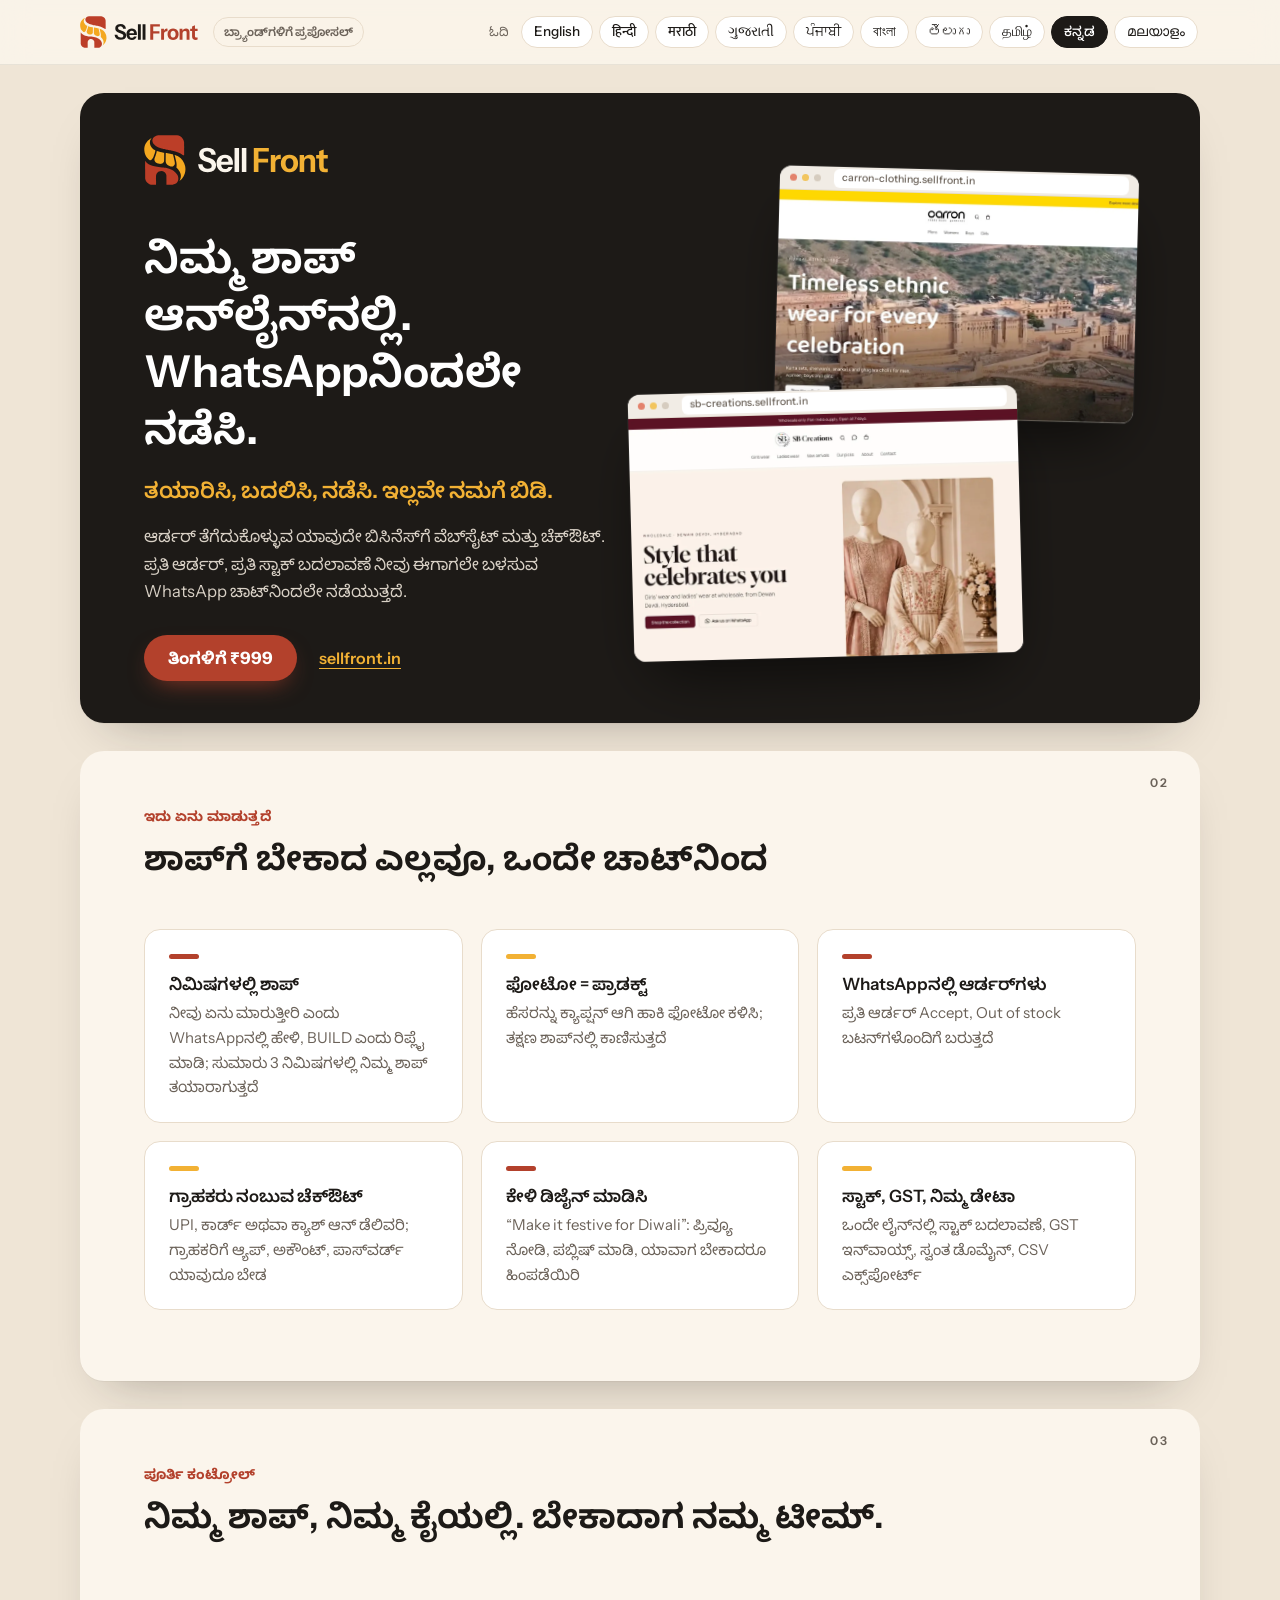
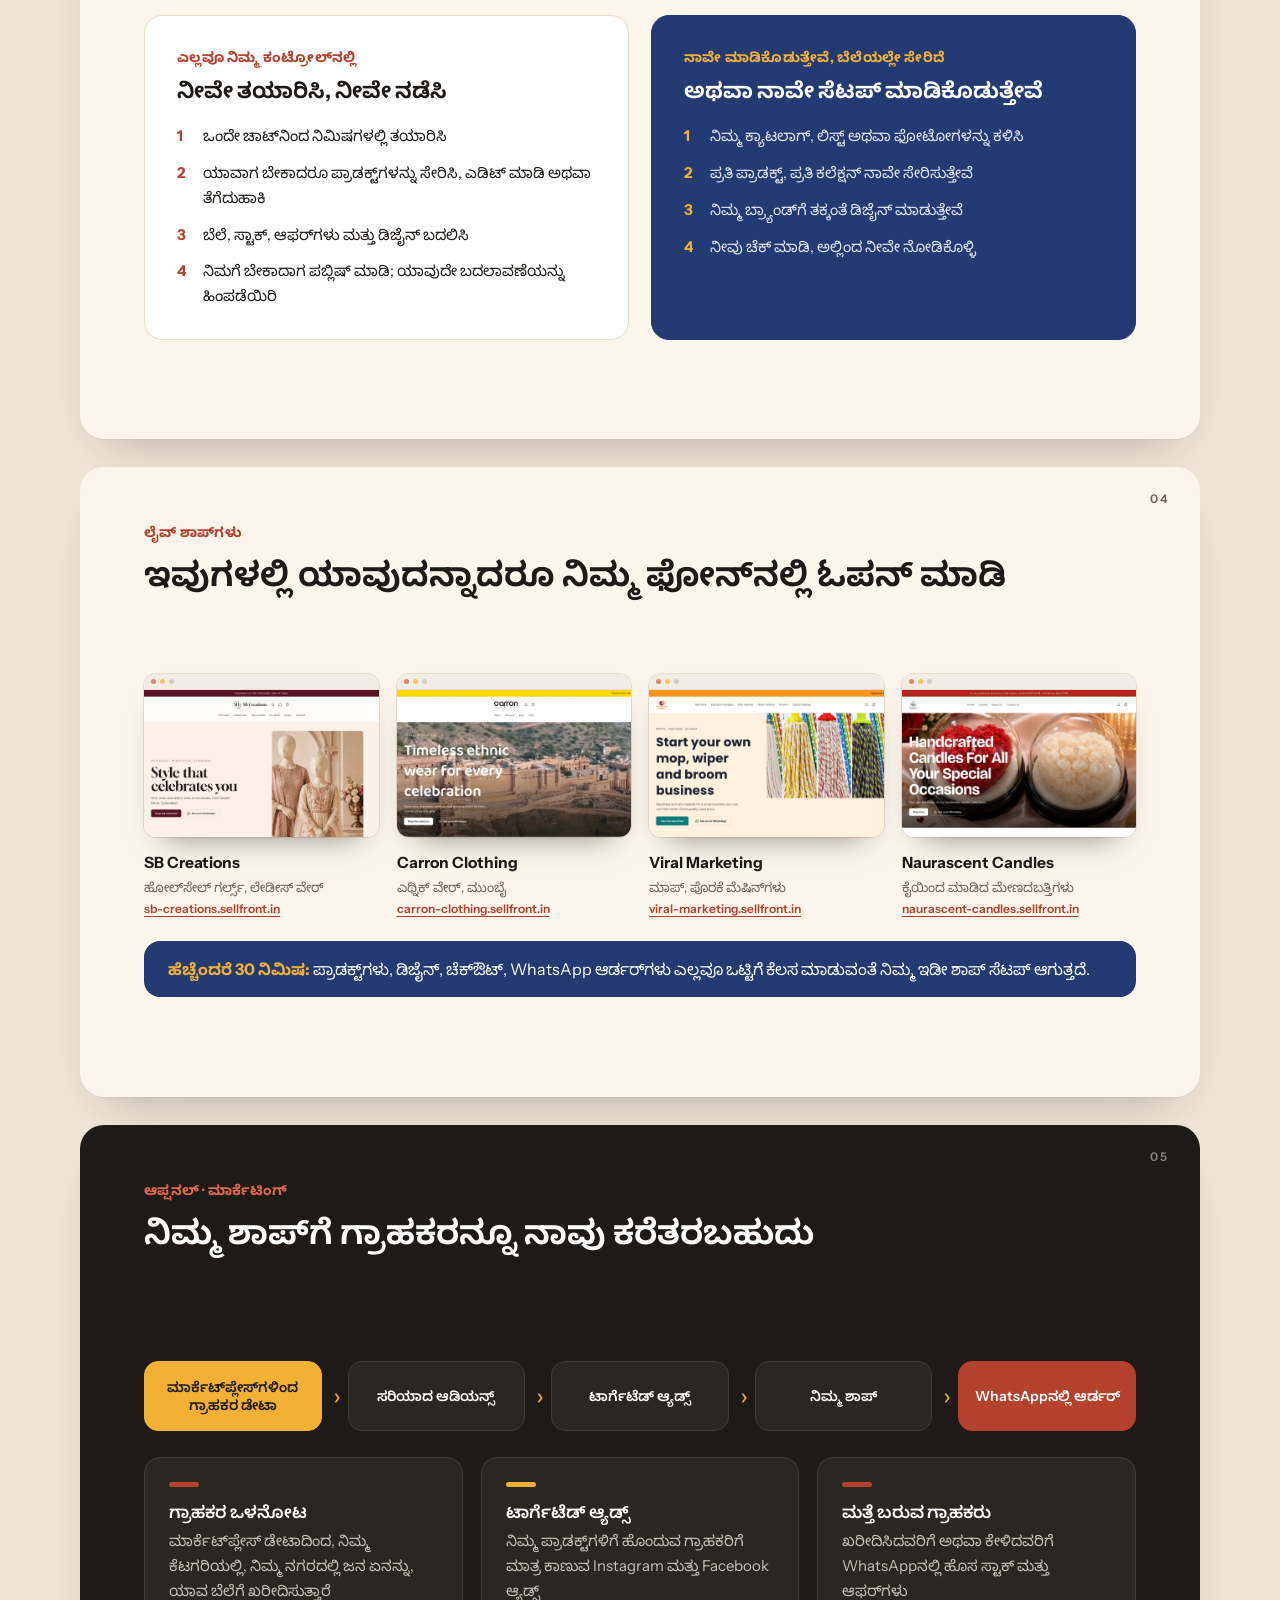
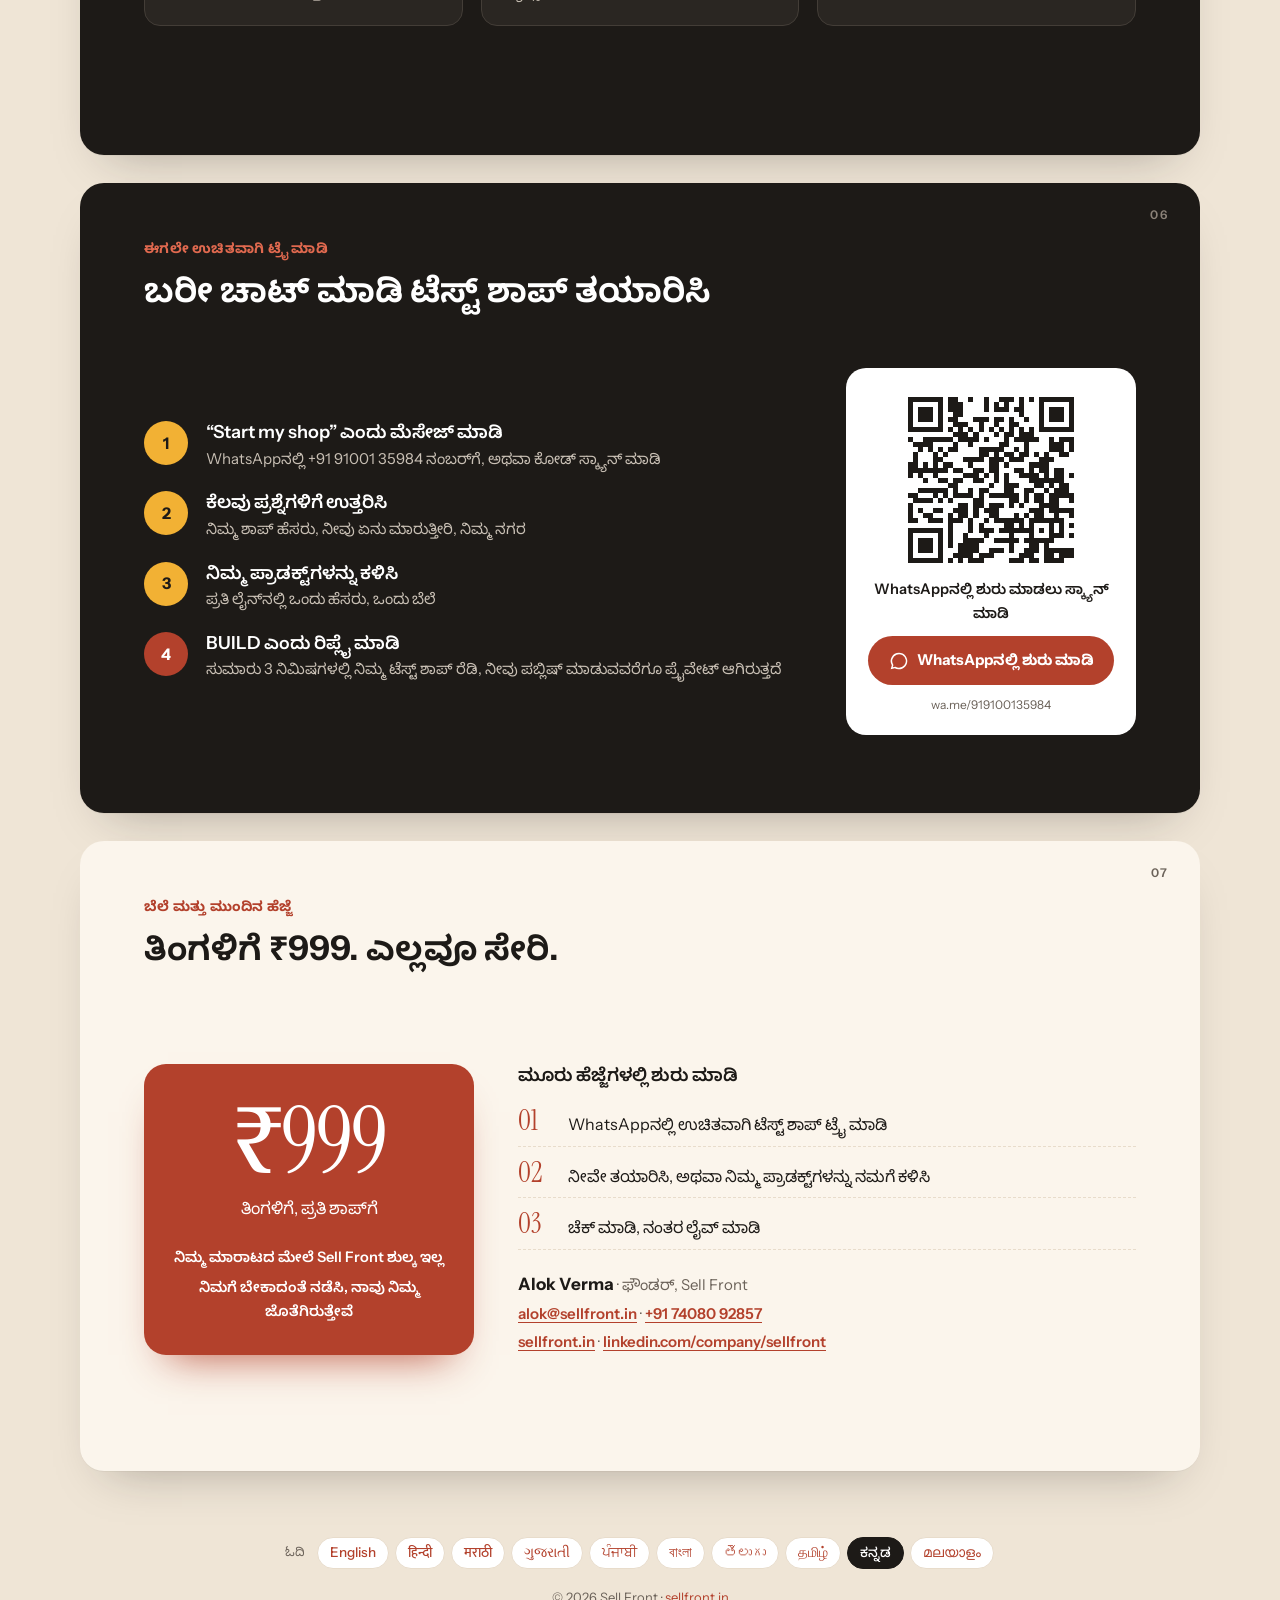
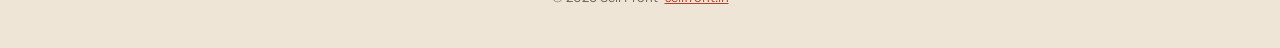
<file: kn/index.html>
<!doctype html>
<html lang="kn" data-script="indic" style="--f-script:'Noto Sans Kannada'">
<head>
<meta charset="utf-8">
<meta name="viewport" content="width=device-width, initial-scale=1, viewport-fit=cover">
<meta name="color-scheme" content="light">
<meta name="theme-color" content="#1d1a17">
<meta name="robots" content="noindex">
<title>Sell Front: ನಿಮ್ಮ ಶಾಪ್ ಆನ್‌ಲೈನ್‌ನಲ್ಲಿ, WhatsAppನಿಂದಲೇ ನಡೆಸಿ</title>
<meta name="description" content="ಆರ್ಡರ್ ತೆಗೆದುಕೊಳ್ಳುವ ಯಾವುದೇ ಬಿಸಿನೆಸ್‌ಗೆ WhatsAppನಿಂದಲೇ ನಡೆಸುವ ವೆಬ್‌ಸೈಟ್ ಮತ್ತು ಚೆಕ್ಔಟ್. ತಿಂಗಳಿಗೆ ₹999.">
<link rel="canonical" href="https://alokverma2004.github.io/sellfront-proposal/kn/">
<link rel="alternate" hreflang="en" href="https://alokverma2004.github.io/sellfront-proposal/">
<link rel="alternate" hreflang="hi" href="https://alokverma2004.github.io/sellfront-proposal/hi/">
<link rel="alternate" hreflang="mr" href="https://alokverma2004.github.io/sellfront-proposal/mr/">
<link rel="alternate" hreflang="gu" href="https://alokverma2004.github.io/sellfront-proposal/gu/">
<link rel="alternate" hreflang="pa" href="https://alokverma2004.github.io/sellfront-proposal/pa/">
<link rel="alternate" hreflang="bn" href="https://alokverma2004.github.io/sellfront-proposal/bn/">
<link rel="alternate" hreflang="te" href="https://alokverma2004.github.io/sellfront-proposal/te/">
<link rel="alternate" hreflang="ta" href="https://alokverma2004.github.io/sellfront-proposal/ta/">
<link rel="alternate" hreflang="kn" href="https://alokverma2004.github.io/sellfront-proposal/kn/">
<link rel="alternate" hreflang="ml" href="https://alokverma2004.github.io/sellfront-proposal/ml/">
<link rel="alternate" hreflang="x-default" href="https://alokverma2004.github.io/sellfront-proposal/">
<meta property="og:type" content="website">
<meta property="og:site_name" content="Sell Front">
<meta property="og:title" content="Sell Front: ನಿಮ್ಮ ಶಾಪ್ ಆನ್‌ಲೈನ್‌ನಲ್ಲಿ, WhatsAppನಿಂದಲೇ ನಡೆಸಿ">
<meta property="og:description" content="ಆರ್ಡರ್ ತೆಗೆದುಕೊಳ್ಳುವ ಯಾವುದೇ ಬಿಸಿನೆಸ್‌ಗೆ WhatsAppನಿಂದಲೇ ನಡೆಸುವ ವೆಬ್‌ಸೈಟ್ ಮತ್ತು ಚೆಕ್ಔಟ್. ತಿಂಗಳಿಗೆ ₹999.">
<meta property="og:url" content="https://alokverma2004.github.io/sellfront-proposal/kn/">
<meta property="og:image" content="https://alokverma2004.github.io/sellfront-proposal/assets/og-kn.jpg">
<meta property="og:image:width" content="1200">
<meta property="og:image:height" content="630">
<meta property="og:locale" content="kn_IN">
<meta name="twitter:card" content="summary_large_image">
<link rel="icon" href="../assets/favicon.svg" type="image/svg+xml">
<link rel="apple-touch-icon" href="../assets/apple-touch-icon.png">
<link rel="preconnect" href="https://fonts.googleapis.com">
<link rel="preconnect" href="https://fonts.gstatic.com" crossorigin>
<link rel="stylesheet" href="https://fonts.googleapis.com/css2?family=Instrument+Sans:wght@400;500;600;700&family=Instrument+Serif:ital@0;1&display=swap">
<link rel="stylesheet" href="https://fonts.googleapis.com/css2?family=Mukta:wght@400;600;700&family=Noto+Serif:wght@400&text=%E2%82%B9&display=swap">
<link rel="stylesheet" href="https://fonts.googleapis.com/css2?family=Noto+Sans+Kannada:wght@400;500;600;700&display=swap">
<link rel="stylesheet" href="../assets/site.css?v=202611181058">
</head>
<body>
<a class="skip" href="#s1">ನಿಮ್ಮ ಶಾಪ್ ಆನ್‌ಲೈನ್‌ನಲ್ಲಿ.</a>
<header class="top">
  <div class="top-in">
    <a class="brand" href="./" aria-label="Sell Front"><img src="../assets/logo.svg" alt="Sell Front" width="119" height="32"></a>
    <span class="tag">ಬ್ರ್ಯಾಂಡ್‌ಗಳಿಗೆ ಪ್ರಪೋಸಲ್</span>
    <nav class="langs" aria-label="ಓದಿ">
      <span class="langs-label">ಓದಿ</span>
      <div class="chips"><a class="chip" href="../" hreflang="en" lang="en">English</a><a class="chip" href="../hi/" hreflang="hi" lang="hi">हिन्दी</a><a class="chip" href="../mr/" hreflang="mr" lang="mr">मराठी</a><a class="chip" href="../gu/" hreflang="gu" lang="gu">ગુજરાતી</a><a class="chip" href="../pa/" hreflang="pa" lang="pa">ਪੰਜਾਬੀ</a><a class="chip" href="../bn/" hreflang="bn" lang="bn">বাংলা</a><a class="chip" href="../te/" hreflang="te" lang="te">తెలుగు</a><a class="chip" href="../ta/" hreflang="ta" lang="ta">தமிழ்</a><a class="chip" href="./" hreflang="kn" lang="kn" aria-current="page">ಕನ್ನಡ</a><a class="chip" href="../ml/" hreflang="ml" lang="ml">മലയാളം</a></div>
    </nav>
  </div>
</header>

<main>
  <!-- 1 · Cover -->
  <section class="slide dark cover" id="s1">
    <div class="cover-text">
      <img class="cover-logo" src="../assets/logo-dark.svg" alt="Sell Front" width="186" height="50">
      <h1>ನಿಮ್ಮ ಶಾಪ್ ಆನ್‌ಲೈನ್‌ನಲ್ಲಿ.<br>WhatsAppನಿಂದಲೇ ನಡೆಸಿ.</h1>
      <p class="cover-sub">ತಯಾರಿಸಿ, ಬದಲಿಸಿ, ನಡೆಸಿ. ಇಲ್ಲವೇ ನಮಗೆ ಬಿಡಿ.</p>
      <p class="cover-line">ಆರ್ಡರ್ ತೆಗೆದುಕೊಳ್ಳುವ ಯಾವುದೇ ಬಿಸಿನೆಸ್‌ಗೆ ವೆಬ್‌ಸೈಟ್ ಮತ್ತು ಚೆಕ್ಔಟ್. ಪ್ರತಿ ಆರ್ಡರ್, ಪ್ರತಿ ಸ್ಟಾಕ್ ಬದಲಾವಣೆ ನೀವು ಈಗಾಗಲೇ ಬಳಸುವ WhatsApp ಚಾಟ್‌ನಿಂದಲೇ ನಡೆಯುತ್ತದೆ.</p>
      <div class="cover-cta">
        <span class="pill">ತಿಂಗಳಿಗೆ ₹999</span>
        <a class="cover-link" href="https://sellfront.in" target="_blank" rel="noopener">sellfront.in</a>
      </div>
    </div>
    <div class="cover-shots" aria-hidden="false">
      <a class="frame f1" href="https://carron-clothing.sellfront.in" target="_blank" rel="noopener">
        <span class="bar"><i></i><i></i><i></i><b>carron-clothing.sellfront.in</b></span>
        <img src="../assets/carron-clothing.webp" alt="Carron Clothing · Sell Frontನಲ್ಲಿ ತಯಾರಾದ ಶಾಪ್" width="1120" height="700">
      </a>
      <a class="frame f2" href="https://sb-creations.sellfront.in" target="_blank" rel="noopener">
        <span class="bar"><i></i><i></i><i></i><b>sb-creations.sellfront.in</b></span>
        <img src="../assets/sb-creations.webp" alt="SB Creations · Sell Frontನಲ್ಲಿ ತಯಾರಾದ ಶಾಪ್" width="1120" height="700">
      </a>
    </div>
  </section>

  <!-- 2 · What it does -->
  <section class="slide light" id="s2">
    <span class="num" aria-hidden="true">02</span>
    <p class="kicker">ಇದು ಏನು ಮಾಡುತ್ತದೆ</p>
    <h2>ಶಾಪ್‌ಗೆ ಬೇಕಾದ ಎಲ್ಲವೂ, ಒಂದೇ ಚಾಟ್‌ನಿಂದ</h2>
    <div class="tiles">
      <article class="tile"><span class="dash"></span><h3>ನಿಮಿಷಗಳಲ್ಲಿ ಶಾಪ್</h3><p>ನೀವು ಏನು ಮಾರುತ್ತೀರಿ ಎಂದು WhatsAppನಲ್ಲಿ ಹೇಳಿ, BUILD ಎಂದು ರಿಪ್ಲೈ ಮಾಡಿ; ಸುಮಾರು 3 ನಿಮಿಷಗಳಲ್ಲಿ ನಿಮ್ಮ ಶಾಪ್ ತಯಾರಾಗುತ್ತದೆ</p></article>
      <article class="tile"><span class="dash alt"></span><h3>ಫೋಟೋ = ಪ್ರಾಡಕ್ಟ್</h3><p>ಹೆಸರನ್ನು ಕ್ಯಾಪ್ಷನ್ ಆಗಿ ಹಾಕಿ ಫೋಟೋ ಕಳಿಸಿ; ತಕ್ಷಣ ಶಾಪ್‌ನಲ್ಲಿ ಕಾಣಿಸುತ್ತದೆ</p></article>
      <article class="tile"><span class="dash"></span><h3>WhatsAppನಲ್ಲಿ ಆರ್ಡರ್‌ಗಳು</h3><p>ಪ್ರತಿ ಆರ್ಡರ್ Accept, Out of stock ಬಟನ್‌ಗಳೊಂದಿಗೆ ಬರುತ್ತದೆ</p></article>
      <article class="tile"><span class="dash alt"></span><h3>ಗ್ರಾಹಕರು ನಂಬುವ ಚೆಕ್ಔಟ್</h3><p>UPI, ಕಾರ್ಡ್ ಅಥವಾ ಕ್ಯಾಶ್ ಆನ್ ಡೆಲಿವರಿ; ಗ್ರಾಹಕರಿಗೆ ಆ್ಯಪ್, ಅಕೌಂಟ್, ಪಾಸ್‌ವರ್ಡ್ ಯಾವುದೂ ಬೇಡ</p></article>
      <article class="tile"><span class="dash"></span><h3>ಕೇಳಿ ಡಿಜೈನ್ ಮಾಡಿಸಿ</h3><p>“Make it festive for Diwali”: ಪ್ರಿವ್ಯೂ ನೋಡಿ, ಪಬ್ಲಿಷ್ ಮಾಡಿ, ಯಾವಾಗ ಬೇಕಾದರೂ ಹಿಂಪಡೆಯಿರಿ</p></article>
      <article class="tile"><span class="dash alt"></span><h3>ಸ್ಟಾಕ್, GST, ನಿಮ್ಮ ಡೇಟಾ</h3><p>ಒಂದೇ ಲೈನ್‌ನಲ್ಲಿ ಸ್ಟಾಕ್ ಬದಲಾವಣೆ, GST ಇನ್‌ವಾಯ್ಸ್, ಸ್ವಂತ ಡೊಮೈನ್, CSV ಎಕ್ಸ್‌ಪೋರ್ಟ್</p></article>
    </div>
  </section>

  <!-- 3 · Full control -->
  <section class="slide light" id="s3">
    <span class="num" aria-hidden="true">03</span>
    <p class="kicker">ಪೂರ್ತಿ ಕಂಟ್ರೋಲ್</p>
    <h2>ನಿಮ್ಮ ಶಾಪ್, ನಿಮ್ಮ ಕೈಯಲ್ಲಿ. ಬೇಕಾದಾಗ ನಮ್ಮ ಟೀಮ್.</h2>
    <div class="cols">
      <article class="col">
        <p class="col-tag">ಎಲ್ಲವೂ ನಿಮ್ಮ ಕಂಟ್ರೋಲ್‌ನಲ್ಲಿ</p>
        <h3>ನೀವೇ ತಯಾರಿಸಿ, ನೀವೇ ನಡೆಸಿ</h3>
        <ol>
          <li>ಒಂದೇ ಚಾಟ್‌ನಿಂದ ನಿಮಿಷಗಳಲ್ಲಿ ತಯಾರಿಸಿ</li><li>ಯಾವಾಗ ಬೇಕಾದರೂ ಪ್ರಾಡಕ್ಟ್‌ಗಳನ್ನು ಸೇರಿಸಿ, ಎಡಿಟ್ ಮಾಡಿ ಅಥವಾ ತೆಗೆದುಹಾಕಿ</li><li>ಬೆಲೆ, ಸ್ಟಾಕ್, ಆಫರ್‌ಗಳು ಮತ್ತು ಡಿಜೈನ್ ಬದಲಿಸಿ</li><li>ನಿಮಗೆ ಬೇಕಾದಾಗ ಪಬ್ಲಿಷ್ ಮಾಡಿ; ಯಾವುದೇ ಬದಲಾವಣೆಯನ್ನು ಹಿಂಪಡೆಯಿರಿ</li>
        </ol>
      </article>
      <article class="col indigo">
        <p class="col-tag">ನಾವೇ ಮಾಡಿಕೊಡುತ್ತೇವೆ, ಬೆಲೆಯಲ್ಲೇ ಸೇರಿದೆ</p>
        <h3>ಅಥವಾ ನಾವೇ ಸೆಟಪ್ ಮಾಡಿಕೊಡುತ್ತೇವೆ</h3>
        <ol>
          <li>ನಿಮ್ಮ ಕ್ಯಾಟಲಾಗ್, ಲಿಸ್ಟ್ ಅಥವಾ ಫೋಟೋಗಳನ್ನು ಕಳಿಸಿ</li><li>ಪ್ರತಿ ಪ್ರಾಡಕ್ಟ್, ಪ್ರತಿ ಕಲೆಕ್ಷನ್ ನಾವೇ ಸೇರಿಸುತ್ತೇವೆ</li><li>ನಿಮ್ಮ ಬ್ರ್ಯಾಂಡ್‌ಗೆ ತಕ್ಕಂತೆ ಡಿಜೈನ್ ಮಾಡುತ್ತೇವೆ</li><li>ನೀವು ಚೆಕ್ ಮಾಡಿ, ಅಲ್ಲಿಂದ ನೀವೇ ನೋಡಿಕೊಳ್ಳಿ</li>
        </ol>
      </article>
    </div>
  </section>

  <!-- 4 · Live shops -->
  <section class="slide light" id="s4">
    <span class="num" aria-hidden="true">04</span>
    <p class="kicker">ಲೈವ್ ಶಾಪ್‌ಗಳು</p>
    <h2>ಇವುಗಳಲ್ಲಿ ಯಾವುದನ್ನಾದರೂ ನಿಮ್ಮ ಫೋನ್‌ನಲ್ಲಿ ಓಪನ್ ಮಾಡಿ</h2>
    <div class="shops">
      <a class="shop" href="https://sb-creations.sellfront.in" target="_blank" rel="noopener">
        <span class="frame"><span class="bar"><i></i><i></i><i></i></span><img src="../assets/sb-creations.webp" alt="SB Creations · Sell Frontನಲ್ಲಿ ತಯಾರಾದ ಶಾಪ್" width="1120" height="700" loading="lazy"></span>
        <strong>SB Creations</strong><span class="what">ಹೋಲ್‌ಸೇಲ್ ಗರ್ಲ್ಸ್, ಲೇಡೀಸ್ ವೇರ್</span><span class="url">sb-creations.sellfront.in</span>
      </a>
      <a class="shop" href="https://carron-clothing.sellfront.in" target="_blank" rel="noopener">
        <span class="frame"><span class="bar"><i></i><i></i><i></i></span><img src="../assets/carron-clothing.webp" alt="Carron Clothing · Sell Frontನಲ್ಲಿ ತಯಾರಾದ ಶಾಪ್" width="1120" height="700" loading="lazy"></span>
        <strong>Carron Clothing</strong><span class="what">ಎಥ್ನಿಕ್ ವೇರ್, ಮುಂಬೈ</span><span class="url">carron-clothing.sellfront.in</span>
      </a>
      <a class="shop" href="https://viral-marketing.sellfront.in" target="_blank" rel="noopener">
        <span class="frame"><span class="bar"><i></i><i></i><i></i></span><img src="../assets/viral-marketing.webp" alt="Viral Marketing · Sell Frontನಲ್ಲಿ ತಯಾರಾದ ಶಾಪ್" width="1120" height="700" loading="lazy"></span>
        <strong>Viral Marketing</strong><span class="what">ಮಾಪ್, ಪೊರಕೆ ಮೆಷಿನ್‌ಗಳು</span><span class="url">viral-marketing.sellfront.in</span>
      </a>
      <a class="shop" href="https://naurascent-candles.sellfront.in" target="_blank" rel="noopener">
        <span class="frame"><span class="bar"><i></i><i></i><i></i></span><img src="../assets/naurascent-candles.webp" alt="Naurascent Candles · Sell Frontನಲ್ಲಿ ತಯಾರಾದ ಶಾಪ್" width="1120" height="700" loading="lazy"></span>
        <strong>Naurascent Candles</strong><span class="what">ಕೈಯಿಂದ ಮಾಡಿದ ಮೇಣದಬತ್ತಿಗಳು</span><span class="url">naurascent-candles.sellfront.in</span>
      </a>
    </div>
    <p class="band"><b>ಹೆಚ್ಚೆಂದರೆ 30 ನಿಮಿಷ:</b> ಪ್ರಾಡಕ್ಟ್‌ಗಳು, ಡಿಜೈನ್, ಚೆಕ್ಔಟ್, WhatsApp ಆರ್ಡರ್‌ಗಳು ಎಲ್ಲವೂ ಒಟ್ಟಿಗೆ ಕೆಲಸ ಮಾಡುವಂತೆ ನಿಮ್ಮ ಇಡೀ ಶಾಪ್ ಸೆಟಪ್ ಆಗುತ್ತದೆ.</p>
  </section>

  <!-- 5 · Marketing -->
  <section class="slide dark" id="s5">
    <span class="num" aria-hidden="true">05</span>
    <p class="kicker">ಆಪ್ಷನಲ್ · ಮಾರ್ಕೆಟಿಂಗ್</p>
    <h2>ನಿಮ್ಮ ಶಾಪ್‌ಗೆ ಗ್ರಾಹಕರನ್ನೂ ನಾವು ಕರೆತರಬಹುದು</h2>
    <ol class="flow">
      <li class="first">ಮಾರ್ಕೆಟ್‌ಪ್ಲೇಸ್‌ಗಳಿಂದ ಗ್ರಾಹಕರ ಡೇಟಾ</li><li>ಸರಿಯಾದ ಆಡಿಯನ್ಸ್</li><li>ಟಾರ್ಗೆಟೆಡ್ ಆ್ಯಡ್ಸ್</li><li>ನಿಮ್ಮ ಶಾಪ್</li><li class="last">WhatsAppನಲ್ಲಿ ಆರ್ಡರ್</li>
    </ol>
    <div class="tiles three">
      <article class="tile"><span class="dash"></span><h3>ಗ್ರಾಹಕರ ಒಳನೋಟ</h3><p>ಮಾರ್ಕೆಟ್‌ಪ್ಲೇಸ್ ಡೇಟಾದಿಂದ, ನಿಮ್ಮ ಕೆಟಗರಿಯಲ್ಲಿ, ನಿಮ್ಮ ನಗರದಲ್ಲಿ ಜನ ಏನನ್ನು, ಯಾವ ಬೆಲೆಗೆ ಖರೀದಿಸುತ್ತಾರೆ</p></article>
      <article class="tile"><span class="dash alt"></span><h3>ಟಾರ್ಗೆಟೆಡ್ ಆ್ಯಡ್ಸ್</h3><p>ನಿಮ್ಮ ಪ್ರಾಡಕ್ಟ್‌ಗಳಿಗೆ ಹೊಂದುವ ಗ್ರಾಹಕರಿಗೆ ಮಾತ್ರ ಕಾಣುವ Instagram ಮತ್ತು Facebook ಆ್ಯಡ್ಸ್</p></article>
      <article class="tile"><span class="dash"></span><h3>ಮತ್ತೆ ಬರುವ ಗ್ರಾಹಕರು</h3><p>ಖರೀದಿಸಿದವರಿಗೆ ಅಥವಾ ಕೇಳಿದವರಿಗೆ WhatsAppನಲ್ಲಿ ಹೊಸ ಸ್ಟಾಕ್ ಮತ್ತು ಆಫರ್‌ಗಳು</p></article>
    </div>
  </section>

  <!-- 6 · Try it -->
  <section class="slide dark" id="s6">
    <span class="num" aria-hidden="true">06</span>
    <p class="kicker">ಈಗಲೇ ಉಚಿತವಾಗಿ ಟ್ರೈ ಮಾಡಿ</p>
    <h2>ಬರೀ ಚಾಟ್ ಮಾಡಿ ಟೆಸ್ಟ್ ಶಾಪ್ ತಯಾರಿಸಿ</h2>
    <div class="try">
      <ol class="steps">
        <li><span class="dot">1</span><div><h3>“Start my shop” ಎಂದು ಮೆಸೇಜ್ ಮಾಡಿ</h3><p>WhatsAppನಲ್ಲಿ +91 91001 35984 ನಂಬರ್‌ಗೆ, ಅಥವಾ ಕೋಡ್ ಸ್ಕ್ಯಾನ್ ಮಾಡಿ</p></div></li>
        <li><span class="dot">2</span><div><h3>ಕೆಲವು ಪ್ರಶ್ನೆಗಳಿಗೆ ಉತ್ತರಿಸಿ</h3><p>ನಿಮ್ಮ ಶಾಪ್ ಹೆಸರು, ನೀವು ಏನು ಮಾರುತ್ತೀರಿ, ನಿಮ್ಮ ನಗರ</p></div></li>
        <li><span class="dot">3</span><div><h3>ನಿಮ್ಮ ಪ್ರಾಡಕ್ಟ್‌ಗಳನ್ನು ಕಳಿಸಿ</h3><p>ಪ್ರತಿ ಲೈನ್‌ನಲ್ಲಿ ಒಂದು ಹೆಸರು, ಒಂದು ಬೆಲೆ</p></div></li>
        <li><span class="dot red">4</span><div><h3>BUILD ಎಂದು ರಿಪ್ಲೈ ಮಾಡಿ</h3><p>ಸುಮಾರು 3 ನಿಮಿಷಗಳಲ್ಲಿ ನಿಮ್ಮ ಟೆಸ್ಟ್ ಶಾಪ್ ರೆಡಿ, ನೀವು ಪಬ್ಲಿಷ್ ಮಾಡುವವರೆಗೂ ಪ್ರೈವೇಟ್ ಆಗಿರುತ್ತದೆ</p></div></li>
      </ol>
      <div class="qr-card">
        <img class="qr" src="../assets/qr.png" alt="WhatsAppನಲ್ಲಿ ಶುರು ಮಾಡಲು ಸ್ಕ್ಯಾನ್ ಮಾಡಿ" width="200" height="200">
        <p class="qr-label">WhatsAppನಲ್ಲಿ ಶುರು ಮಾಡಲು ಸ್ಕ್ಯಾನ್ ಮಾಡಿ</p>
        <a class="wa-btn" href="https://wa.me/919100135984?text=Start%20my%20shop" target="_blank" rel="noopener">
          <svg viewBox="0 0 24 24" width="20" height="20" aria-hidden="true"><path fill="currentColor" d="M12 2a10 10 0 0 0-8.6 15.1L2 22l5-1.3A10 10 0 1 0 12 2Zm0 18.2a8.2 8.2 0 0 1-4.2-1.2l-.3-.2-3 .8.8-2.9-.2-.3A8.2 8.2 0 1 1 12 20.2Z"/></svg>
          WhatsAppನಲ್ಲಿ ಶುರು ಮಾಡಿ
        </a>
        <span class="wa-url">wa.me/919100135984</span>
      </div>
    </div>
  </section>

  <!-- 7 · Price -->
  <section class="slide light" id="s7">
    <span class="num" aria-hidden="true">07</span>
    <p class="kicker">ಬೆಲೆ ಮತ್ತು ಮುಂದಿನ ಹೆಜ್ಜೆ</p>
    <h2>ತಿಂಗಳಿಗೆ ₹999. ಎಲ್ಲವೂ ಸೇರಿ.</h2>
    <div class="price">
      <div class="price-card">
        <p class="amount">₹999</p>
        <p class="per">ತಿಂಗಳಿಗೆ, ಪ್ರತಿ ಶಾಪ್‌ಗೆ</p>
        <p class="notes"><span>ನಿಮ್ಮ ಮಾರಾಟದ ಮೇಲೆ Sell Front ಶುಲ್ಕ ಇಲ್ಲ</span><span>ನಿಮಗೆ ಬೇಕಾದಂತೆ ನಡೆಸಿ, ನಾವು ನಿಮ್ಮ ಜೊತೆಗಿರುತ್ತೇವೆ</span></p>
      </div>
      <div class="next">
        <h3>ಮೂರು ಹೆಜ್ಜೆಗಳಲ್ಲಿ ಶುರು ಮಾಡಿ</h3>
        <ol class="big-steps">
          <li><span>01</span>WhatsAppನಲ್ಲಿ ಉಚಿತವಾಗಿ ಟೆಸ್ಟ್ ಶಾಪ್ ಟ್ರೈ ಮಾಡಿ</li>
          <li><span>02</span>ನೀವೇ ತಯಾರಿಸಿ, ಅಥವಾ ನಿಮ್ಮ ಪ್ರಾಡಕ್ಟ್‌ಗಳನ್ನು ನಮಗೆ ಕಳಿಸಿ</li>
          <li><span>03</span>ಚೆಕ್ ಮಾಡಿ, ನಂತರ ಲೈವ್ ಮಾಡಿ</li>
        </ol>
        <div class="contact">
          <p class="who"><b>Alok Verma</b> · ಫೌಂಡರ್, Sell Front</p>
          <p><a href="mailto:alok@sellfront.in">alok@sellfront.in</a> · <a href="tel:+917408092857">+91 74080 92857</a></p>
          <p><a href="https://sellfront.in" target="_blank" rel="noopener">sellfront.in</a> · <a href="https://www.linkedin.com/company/sellfront/" target="_blank" rel="noopener">linkedin.com/company/sellfront</a></p>
        </div>
      </div>
    </div>
  </section>
</main>

<footer class="foot">
  <nav class="langs" aria-label="ಓದಿ">
    <span class="langs-label">ಓದಿ</span>
    <div class="chips"><a class="chip" href="../" hreflang="en" lang="en">English</a><a class="chip" href="../hi/" hreflang="hi" lang="hi">हिन्दी</a><a class="chip" href="../mr/" hreflang="mr" lang="mr">मराठी</a><a class="chip" href="../gu/" hreflang="gu" lang="gu">ગુજરાતી</a><a class="chip" href="../pa/" hreflang="pa" lang="pa">ਪੰਜਾਬੀ</a><a class="chip" href="../bn/" hreflang="bn" lang="bn">বাংলা</a><a class="chip" href="../te/" hreflang="te" lang="te">తెలుగు</a><a class="chip" href="../ta/" hreflang="ta" lang="ta">தமிழ்</a><a class="chip" href="./" hreflang="kn" lang="kn" aria-current="page">ಕನ್ನಡ</a><a class="chip" href="../ml/" hreflang="ml" lang="ml">മലയാളം</a></div>
  </nav>
  <p>© 2026 Sell Front · <a href="https://sellfront.in" target="_blank" rel="noopener">sellfront.in</a></p>
</footer>
<script src="../assets/site.js?v=202611181058" defer></script>
</body>
</html>
</file>
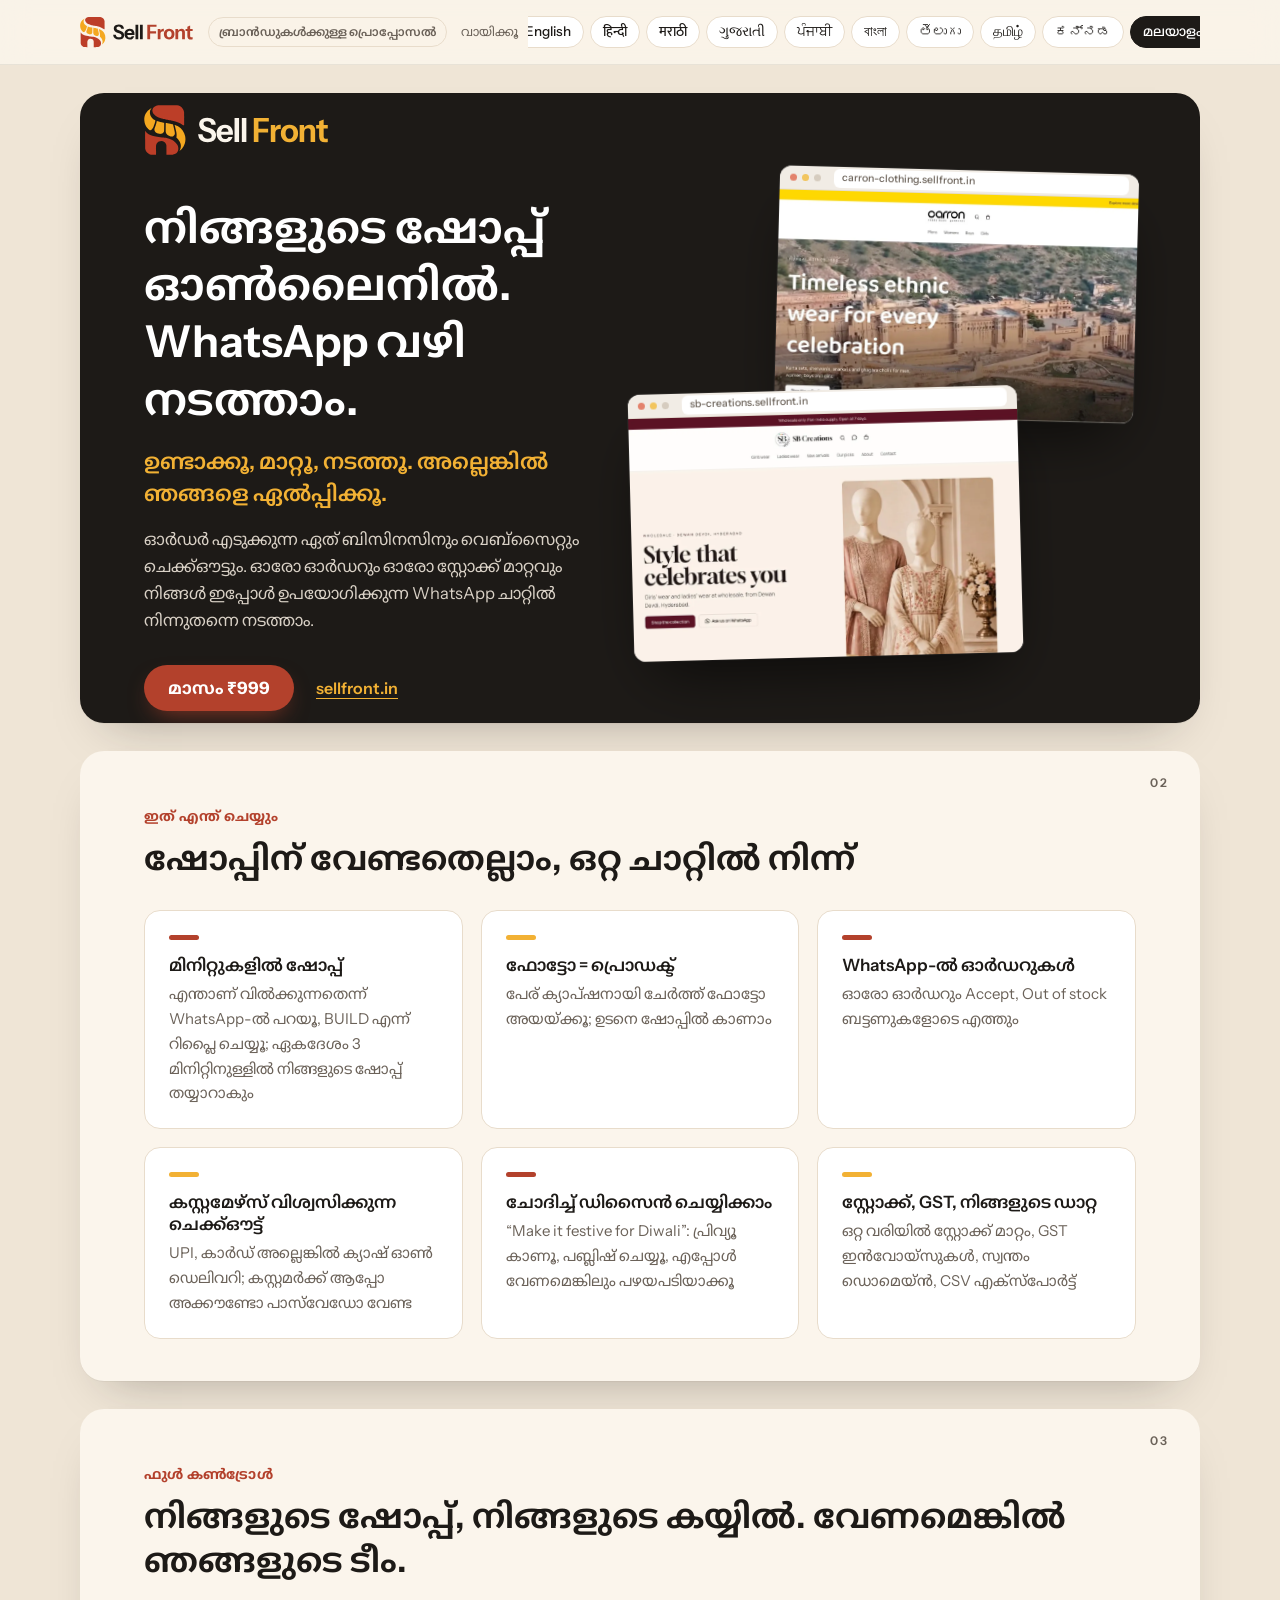
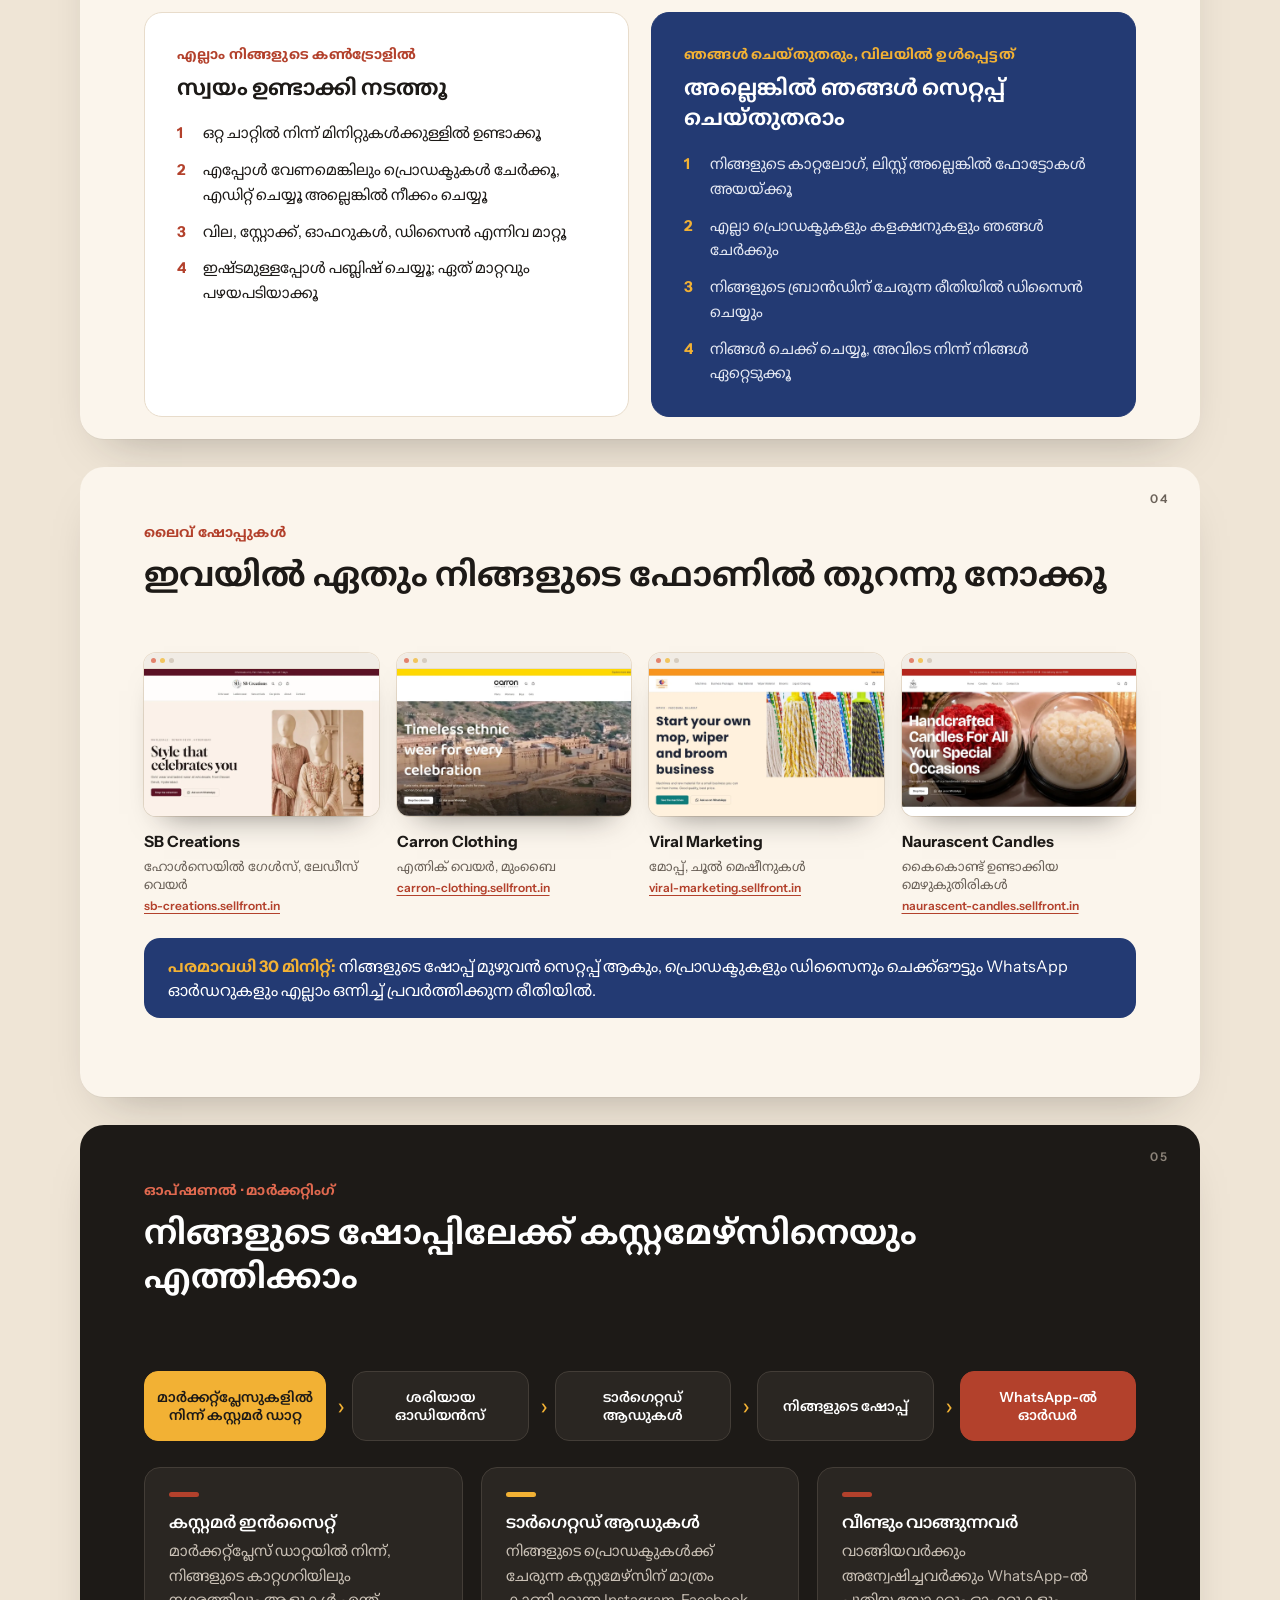
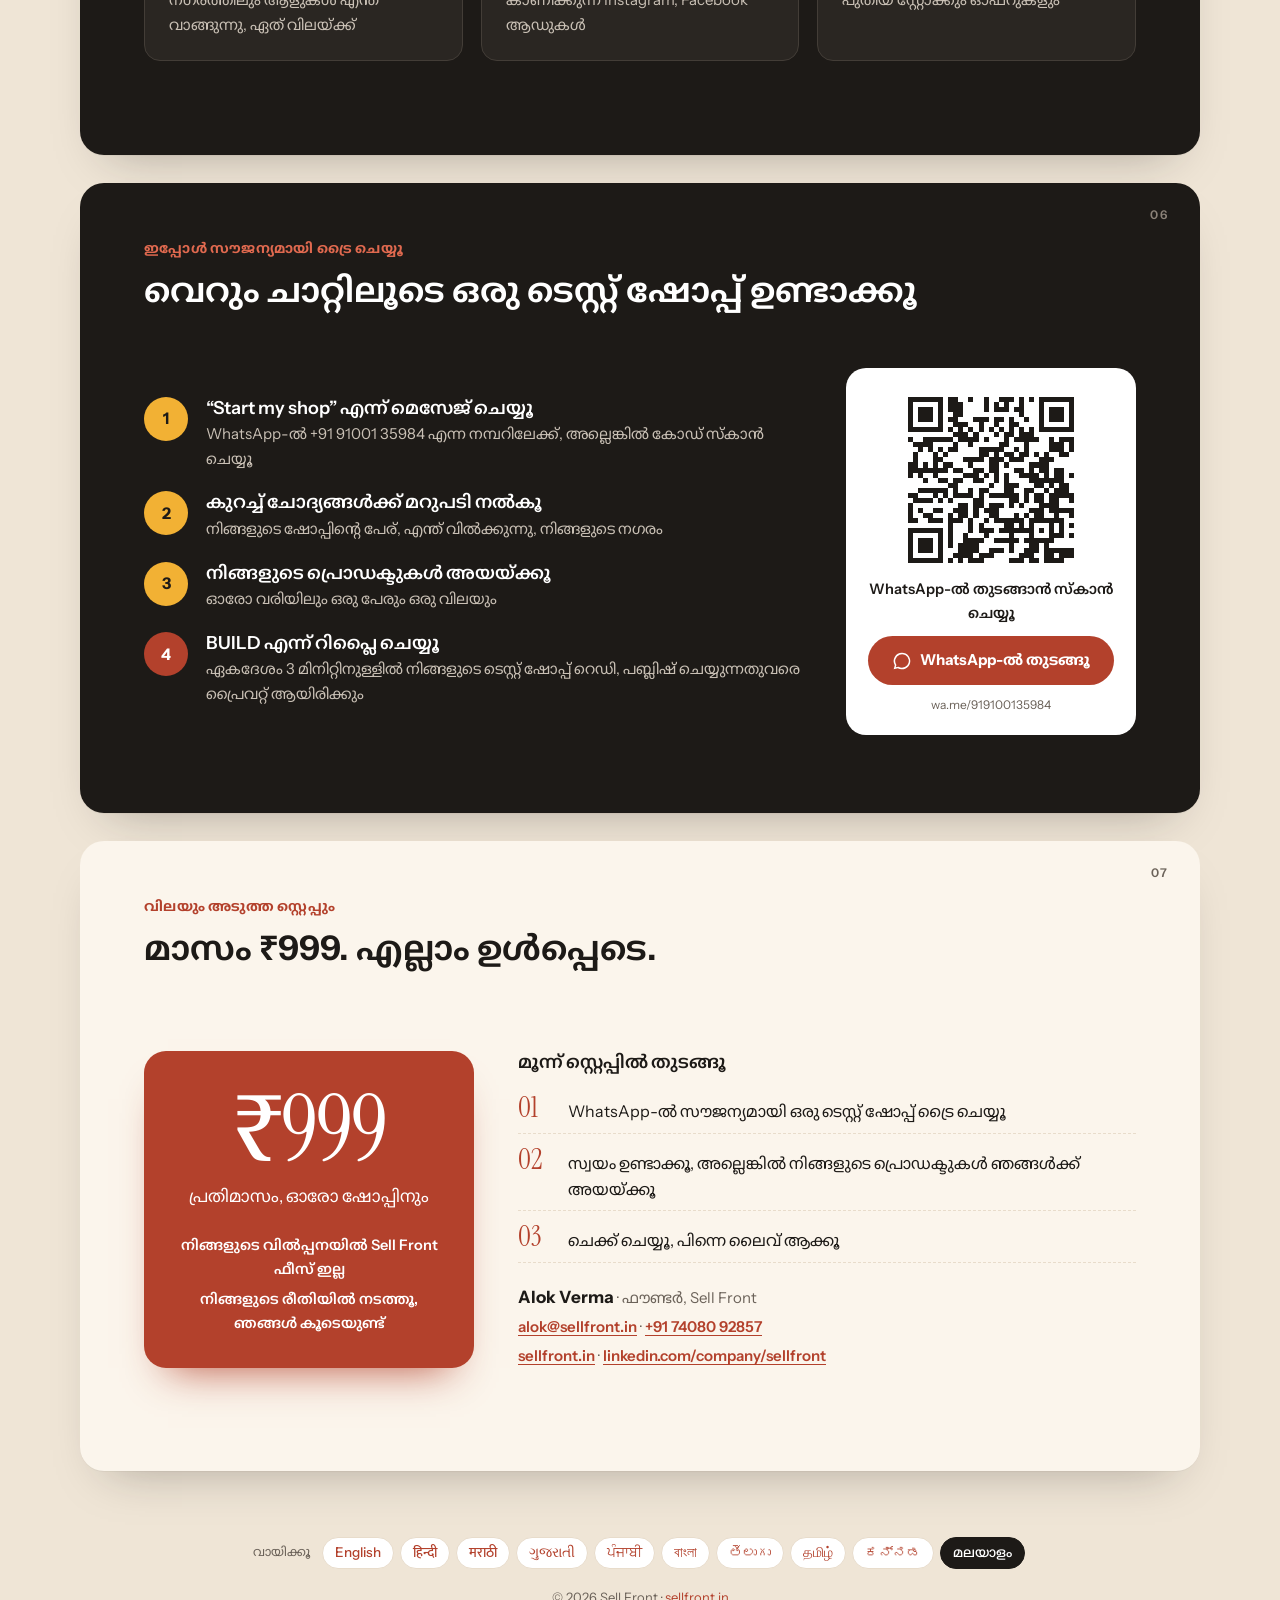
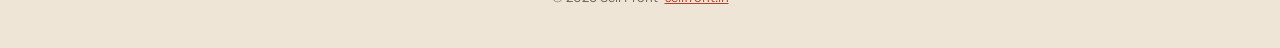
<file: ml/index.html>
<!doctype html>
<html lang="ml" data-script="indic" style="--f-script:'Noto Sans Malayalam'">
<head>
<meta charset="utf-8">
<meta name="viewport" content="width=device-width, initial-scale=1, viewport-fit=cover">
<meta name="color-scheme" content="light">
<meta name="theme-color" content="#1d1a17">
<meta name="robots" content="noindex">
<title>Sell Front: നിങ്ങളുടെ ഷോപ്പ് ഓൺലൈനിൽ, WhatsApp വഴി നടത്താം</title>
<meta name="description" content="ഓർഡർ എടുക്കുന്ന ഏത് ബിസിനസിനും WhatsApp വഴി നടത്താവുന്ന വെബ്സൈറ്റും ചെക്ക്ഔട്ടും. മാസം ₹999.">
<link rel="canonical" href="https://alokverma2004.github.io/sellfront-proposal/ml/">
<link rel="alternate" hreflang="en" href="https://alokverma2004.github.io/sellfront-proposal/">
<link rel="alternate" hreflang="hi" href="https://alokverma2004.github.io/sellfront-proposal/hi/">
<link rel="alternate" hreflang="mr" href="https://alokverma2004.github.io/sellfront-proposal/mr/">
<link rel="alternate" hreflang="gu" href="https://alokverma2004.github.io/sellfront-proposal/gu/">
<link rel="alternate" hreflang="pa" href="https://alokverma2004.github.io/sellfront-proposal/pa/">
<link rel="alternate" hreflang="bn" href="https://alokverma2004.github.io/sellfront-proposal/bn/">
<link rel="alternate" hreflang="te" href="https://alokverma2004.github.io/sellfront-proposal/te/">
<link rel="alternate" hreflang="ta" href="https://alokverma2004.github.io/sellfront-proposal/ta/">
<link rel="alternate" hreflang="kn" href="https://alokverma2004.github.io/sellfront-proposal/kn/">
<link rel="alternate" hreflang="ml" href="https://alokverma2004.github.io/sellfront-proposal/ml/">
<link rel="alternate" hreflang="x-default" href="https://alokverma2004.github.io/sellfront-proposal/">
<meta property="og:type" content="website">
<meta property="og:site_name" content="Sell Front">
<meta property="og:title" content="Sell Front: നിങ്ങളുടെ ഷോപ്പ് ഓൺലൈനിൽ, WhatsApp വഴി നടത്താം">
<meta property="og:description" content="ഓർഡർ എടുക്കുന്ന ഏത് ബിസിനസിനും WhatsApp വഴി നടത്താവുന്ന വെബ്സൈറ്റും ചെക്ക്ഔട്ടും. മാസം ₹999.">
<meta property="og:url" content="https://alokverma2004.github.io/sellfront-proposal/ml/">
<meta property="og:image" content="https://alokverma2004.github.io/sellfront-proposal/assets/og-ml.jpg">
<meta property="og:image:width" content="1200">
<meta property="og:image:height" content="630">
<meta property="og:locale" content="ml_IN">
<meta name="twitter:card" content="summary_large_image">
<link rel="icon" href="../assets/favicon.svg" type="image/svg+xml">
<link rel="apple-touch-icon" href="../assets/apple-touch-icon.png">
<link rel="preconnect" href="https://fonts.googleapis.com">
<link rel="preconnect" href="https://fonts.gstatic.com" crossorigin>
<link rel="stylesheet" href="https://fonts.googleapis.com/css2?family=Instrument+Sans:wght@400;500;600;700&family=Instrument+Serif:ital@0;1&display=swap">
<link rel="stylesheet" href="https://fonts.googleapis.com/css2?family=Mukta:wght@400;600;700&family=Noto+Serif:wght@400&text=%E2%82%B9&display=swap">
<link rel="stylesheet" href="https://fonts.googleapis.com/css2?family=Noto+Sans+Malayalam:wght@400;500;600;700&display=swap">
<link rel="stylesheet" href="../assets/site.css?v=202611181058">
</head>
<body>
<a class="skip" href="#s1">നിങ്ങളുടെ ഷോപ്പ് ഓൺലൈനിൽ.</a>
<header class="top">
  <div class="top-in">
    <a class="brand" href="./" aria-label="Sell Front"><img src="../assets/logo.svg" alt="Sell Front" width="119" height="32"></a>
    <span class="tag">ബ്രാൻഡുകൾക്കുള്ള പ്രൊപ്പോസൽ</span>
    <nav class="langs" aria-label="വായിക്കൂ">
      <span class="langs-label">വായിക്കൂ</span>
      <div class="chips"><a class="chip" href="../" hreflang="en" lang="en">English</a><a class="chip" href="../hi/" hreflang="hi" lang="hi">हिन्दी</a><a class="chip" href="../mr/" hreflang="mr" lang="mr">मराठी</a><a class="chip" href="../gu/" hreflang="gu" lang="gu">ગુજરાતી</a><a class="chip" href="../pa/" hreflang="pa" lang="pa">ਪੰਜਾਬੀ</a><a class="chip" href="../bn/" hreflang="bn" lang="bn">বাংলা</a><a class="chip" href="../te/" hreflang="te" lang="te">తెలుగు</a><a class="chip" href="../ta/" hreflang="ta" lang="ta">தமிழ்</a><a class="chip" href="../kn/" hreflang="kn" lang="kn">ಕನ್ನಡ</a><a class="chip" href="./" hreflang="ml" lang="ml" aria-current="page">മലയാളം</a></div>
    </nav>
  </div>
</header>

<main>
  <!-- 1 · Cover -->
  <section class="slide dark cover" id="s1">
    <div class="cover-text">
      <img class="cover-logo" src="../assets/logo-dark.svg" alt="Sell Front" width="186" height="50">
      <h1>നിങ്ങളുടെ ഷോപ്പ് ഓൺലൈനിൽ.<br>WhatsApp വഴി നടത്താം.</h1>
      <p class="cover-sub">ഉണ്ടാക്കൂ, മാറ്റൂ, നടത്തൂ. അല്ലെങ്കിൽ ഞങ്ങളെ ഏൽപ്പിക്കൂ.</p>
      <p class="cover-line">ഓർഡർ എടുക്കുന്ന ഏത് ബിസിനസിനും വെബ്സൈറ്റും ചെക്ക്ഔട്ടും. ഓരോ ഓർഡറും ഓരോ സ്റ്റോക്ക് മാറ്റവും നിങ്ങൾ ഇപ്പോൾ ഉപയോഗിക്കുന്ന WhatsApp ചാറ്റിൽ നിന്നുതന്നെ നടത്താം.</p>
      <div class="cover-cta">
        <span class="pill">മാസം ₹999</span>
        <a class="cover-link" href="https://sellfront.in" target="_blank" rel="noopener">sellfront.in</a>
      </div>
    </div>
    <div class="cover-shots" aria-hidden="false">
      <a class="frame f1" href="https://carron-clothing.sellfront.in" target="_blank" rel="noopener">
        <span class="bar"><i></i><i></i><i></i><b>carron-clothing.sellfront.in</b></span>
        <img src="../assets/carron-clothing.webp" alt="Carron Clothing · Sell Front ഉപയോഗിച്ച് ഉണ്ടാക്കിയ ഒരു ഷോപ്പ്" width="1120" height="700">
      </a>
      <a class="frame f2" href="https://sb-creations.sellfront.in" target="_blank" rel="noopener">
        <span class="bar"><i></i><i></i><i></i><b>sb-creations.sellfront.in</b></span>
        <img src="../assets/sb-creations.webp" alt="SB Creations · Sell Front ഉപയോഗിച്ച് ഉണ്ടാക്കിയ ഒരു ഷോപ്പ്" width="1120" height="700">
      </a>
    </div>
  </section>

  <!-- 2 · What it does -->
  <section class="slide light" id="s2">
    <span class="num" aria-hidden="true">02</span>
    <p class="kicker">ഇത് എന്ത് ചെയ്യും</p>
    <h2>ഷോപ്പിന് വേണ്ടതെല്ലാം, ഒറ്റ ചാറ്റിൽ നിന്ന്</h2>
    <div class="tiles">
      <article class="tile"><span class="dash"></span><h3>മിനിറ്റുകളിൽ ഷോപ്പ്</h3><p>എന്താണ് വിൽക്കുന്നതെന്ന് WhatsApp-ൽ പറയൂ, BUILD എന്ന് റിപ്ലൈ ചെയ്യൂ; ഏകദേശം 3 മിനിറ്റിനുള്ളിൽ നിങ്ങളുടെ ഷോപ്പ് തയ്യാറാകും</p></article>
      <article class="tile"><span class="dash alt"></span><h3>ഫോട്ടോ = പ്രൊഡക്ട്</h3><p>പേര് ക്യാപ്ഷനായി ചേർത്ത് ഫോട്ടോ അയയ്ക്കൂ; ഉടനെ ഷോപ്പിൽ കാണാം</p></article>
      <article class="tile"><span class="dash"></span><h3>WhatsApp-ൽ ഓർഡറുകൾ</h3><p>ഓരോ ഓർഡറും Accept, Out of stock ബട്ടണുകളോടെ എത്തും</p></article>
      <article class="tile"><span class="dash alt"></span><h3>കസ്റ്റമേഴ്സ് വിശ്വസിക്കുന്ന ചെക്ക്ഔട്ട്</h3><p>UPI, കാർഡ് അല്ലെങ്കിൽ ക്യാഷ് ഓൺ ഡെലിവറി; കസ്റ്റമർക്ക് ആപ്പോ അക്കൗണ്ടോ പാസ്‌വേഡോ വേണ്ട</p></article>
      <article class="tile"><span class="dash"></span><h3>ചോദിച്ച് ഡിസൈൻ ചെയ്യിക്കാം</h3><p>“Make it festive for Diwali”: പ്രിവ്യൂ കാണൂ, പബ്ലിഷ് ചെയ്യൂ, എപ്പോൾ വേണമെങ്കിലും പഴയപടിയാക്കൂ</p></article>
      <article class="tile"><span class="dash alt"></span><h3>സ്റ്റോക്ക്, GST, നിങ്ങളുടെ ഡാറ്റ</h3><p>ഒറ്റ വരിയിൽ സ്റ്റോക്ക് മാറ്റം, GST ഇൻവോയ്സുകൾ, സ്വന്തം ഡൊമെയ്ൻ, CSV എക്സ്പോർട്ട്</p></article>
    </div>
  </section>

  <!-- 3 · Full control -->
  <section class="slide light" id="s3">
    <span class="num" aria-hidden="true">03</span>
    <p class="kicker">ഫുൾ കൺട്രോൾ</p>
    <h2>നിങ്ങളുടെ ഷോപ്പ്, നിങ്ങളുടെ കയ്യിൽ. വേണമെങ്കിൽ ഞങ്ങളുടെ ടീം.</h2>
    <div class="cols">
      <article class="col">
        <p class="col-tag">എല്ലാം നിങ്ങളുടെ കൺട്രോളിൽ</p>
        <h3>സ്വയം ഉണ്ടാക്കി നടത്തൂ</h3>
        <ol>
          <li>ഒറ്റ ചാറ്റിൽ നിന്ന് മിനിറ്റുകൾക്കുള്ളിൽ ഉണ്ടാക്കൂ</li><li>എപ്പോൾ വേണമെങ്കിലും പ്രൊഡക്ടുകൾ ചേർക്കൂ, എഡിറ്റ് ചെയ്യൂ അല്ലെങ്കിൽ നീക്കം ചെയ്യൂ</li><li>വില, സ്റ്റോക്ക്, ഓഫറുകൾ, ഡിസൈൻ എന്നിവ മാറ്റൂ</li><li>ഇഷ്ടമുള്ളപ്പോൾ പബ്ലിഷ് ചെയ്യൂ; ഏത് മാറ്റവും പഴയപടിയാക്കൂ</li>
        </ol>
      </article>
      <article class="col indigo">
        <p class="col-tag">ഞങ്ങൾ ചെയ്തുതരും, വിലയിൽ ഉൾപ്പെട്ടത്</p>
        <h3>അല്ലെങ്കിൽ ഞങ്ങൾ സെറ്റപ്പ് ചെയ്തുതരാം</h3>
        <ol>
          <li>നിങ്ങളുടെ കാറ്റലോഗ്, ലിസ്റ്റ് അല്ലെങ്കിൽ ഫോട്ടോകൾ അയയ്ക്കൂ</li><li>എല്ലാ പ്രൊഡക്ടുകളും കളക്ഷനുകളും ഞങ്ങൾ ചേർക്കും</li><li>നിങ്ങളുടെ ബ്രാൻഡിന് ചേരുന്ന രീതിയിൽ ഡിസൈൻ ചെയ്യും</li><li>നിങ്ങൾ ചെക്ക് ചെയ്യൂ, അവിടെ നിന്ന് നിങ്ങൾ ഏറ്റെടുക്കൂ</li>
        </ol>
      </article>
    </div>
  </section>

  <!-- 4 · Live shops -->
  <section class="slide light" id="s4">
    <span class="num" aria-hidden="true">04</span>
    <p class="kicker">ലൈവ് ഷോപ്പുകൾ</p>
    <h2>ഇവയിൽ ഏതും നിങ്ങളുടെ ഫോണിൽ തുറന്നു നോക്കൂ</h2>
    <div class="shops">
      <a class="shop" href="https://sb-creations.sellfront.in" target="_blank" rel="noopener">
        <span class="frame"><span class="bar"><i></i><i></i><i></i></span><img src="../assets/sb-creations.webp" alt="SB Creations · Sell Front ഉപയോഗിച്ച് ഉണ്ടാക്കിയ ഒരു ഷോപ്പ്" width="1120" height="700" loading="lazy"></span>
        <strong>SB Creations</strong><span class="what">ഹോൾസെയിൽ ഗേൾസ്, ലേഡീസ് വെയർ</span><span class="url">sb-creations.sellfront.in</span>
      </a>
      <a class="shop" href="https://carron-clothing.sellfront.in" target="_blank" rel="noopener">
        <span class="frame"><span class="bar"><i></i><i></i><i></i></span><img src="../assets/carron-clothing.webp" alt="Carron Clothing · Sell Front ഉപയോഗിച്ച് ഉണ്ടാക്കിയ ഒരു ഷോപ്പ്" width="1120" height="700" loading="lazy"></span>
        <strong>Carron Clothing</strong><span class="what">എത്നിക് വെയർ, മുംബൈ</span><span class="url">carron-clothing.sellfront.in</span>
      </a>
      <a class="shop" href="https://viral-marketing.sellfront.in" target="_blank" rel="noopener">
        <span class="frame"><span class="bar"><i></i><i></i><i></i></span><img src="../assets/viral-marketing.webp" alt="Viral Marketing · Sell Front ഉപയോഗിച്ച് ഉണ്ടാക്കിയ ഒരു ഷോപ്പ്" width="1120" height="700" loading="lazy"></span>
        <strong>Viral Marketing</strong><span class="what">മോപ്പ്, ചൂൽ മെഷീനുകൾ</span><span class="url">viral-marketing.sellfront.in</span>
      </a>
      <a class="shop" href="https://naurascent-candles.sellfront.in" target="_blank" rel="noopener">
        <span class="frame"><span class="bar"><i></i><i></i><i></i></span><img src="../assets/naurascent-candles.webp" alt="Naurascent Candles · Sell Front ഉപയോഗിച്ച് ഉണ്ടാക്കിയ ഒരു ഷോപ്പ്" width="1120" height="700" loading="lazy"></span>
        <strong>Naurascent Candles</strong><span class="what">കൈകൊണ്ട് ഉണ്ടാക്കിയ മെഴുകുതിരികൾ</span><span class="url">naurascent-candles.sellfront.in</span>
      </a>
    </div>
    <p class="band"><b>പരമാവധി 30 മിനിറ്റ്:</b> നിങ്ങളുടെ ഷോപ്പ് മുഴുവൻ സെറ്റപ്പ് ആകും, പ്രൊഡക്ടുകളും ഡിസൈനും ചെക്ക്ഔട്ടും WhatsApp ഓർഡറുകളും എല്ലാം ഒന്നിച്ച് പ്രവർത്തിക്കുന്ന രീതിയിൽ.</p>
  </section>

  <!-- 5 · Marketing -->
  <section class="slide dark" id="s5">
    <span class="num" aria-hidden="true">05</span>
    <p class="kicker">ഓപ്ഷണൽ · മാർക്കറ്റിംഗ്</p>
    <h2>നിങ്ങളുടെ ഷോപ്പിലേക്ക് കസ്റ്റമേഴ്സിനെയും എത്തിക്കാം</h2>
    <ol class="flow">
      <li class="first">മാർക്കറ്റ്പ്ലേസുകളിൽ നിന്ന് കസ്റ്റമർ ഡാറ്റ</li><li>ശരിയായ ഓഡിയൻസ്</li><li>ടാർഗെറ്റഡ് ആഡുകൾ</li><li>നിങ്ങളുടെ ഷോപ്പ്</li><li class="last">WhatsApp-ൽ ഓർഡർ</li>
    </ol>
    <div class="tiles three">
      <article class="tile"><span class="dash"></span><h3>കസ്റ്റമർ ഇൻസൈറ്റ്</h3><p>മാർക്കറ്റ്പ്ലേസ് ഡാറ്റയിൽ നിന്ന്, നിങ്ങളുടെ കാറ്റഗറിയിലും നഗരത്തിലും ആളുകൾ എന്ത് വാങ്ങുന്നു, ഏത് വിലയ്ക്ക്</p></article>
      <article class="tile"><span class="dash alt"></span><h3>ടാർഗെറ്റഡ് ആഡുകൾ</h3><p>നിങ്ങളുടെ പ്രൊഡക്ടുകൾക്ക് ചേരുന്ന കസ്റ്റമേഴ്സിന് മാത്രം കാണിക്കുന്ന Instagram, Facebook ആഡുകൾ</p></article>
      <article class="tile"><span class="dash"></span><h3>വീണ്ടും വാങ്ങുന്നവർ</h3><p>വാങ്ങിയവർക്കും അന്വേഷിച്ചവർക്കും WhatsApp-ൽ പുതിയ സ്റ്റോക്കും ഓഫറുകളും</p></article>
    </div>
  </section>

  <!-- 6 · Try it -->
  <section class="slide dark" id="s6">
    <span class="num" aria-hidden="true">06</span>
    <p class="kicker">ഇപ്പോൾ സൗജന്യമായി ട്രൈ ചെയ്യൂ</p>
    <h2>വെറും ചാറ്റിലൂടെ ഒരു ടെസ്റ്റ് ഷോപ്പ് ഉണ്ടാക്കൂ</h2>
    <div class="try">
      <ol class="steps">
        <li><span class="dot">1</span><div><h3>“Start my shop” എന്ന് മെസേജ് ചെയ്യൂ</h3><p>WhatsApp-ൽ +91 91001 35984 എന്ന നമ്പറിലേക്ക്, അല്ലെങ്കിൽ കോഡ് സ്കാൻ ചെയ്യൂ</p></div></li>
        <li><span class="dot">2</span><div><h3>കുറച്ച് ചോദ്യങ്ങൾക്ക് മറുപടി നൽകൂ</h3><p>നിങ്ങളുടെ ഷോപ്പിന്റെ പേര്, എന്ത് വിൽക്കുന്നു, നിങ്ങളുടെ നഗരം</p></div></li>
        <li><span class="dot">3</span><div><h3>നിങ്ങളുടെ പ്രൊഡക്ടുകൾ അയയ്ക്കൂ</h3><p>ഓരോ വരിയിലും ഒരു പേരും ഒരു വിലയും</p></div></li>
        <li><span class="dot red">4</span><div><h3>BUILD എന്ന് റിപ്ലൈ ചെയ്യൂ</h3><p>ഏകദേശം 3 മിനിറ്റിനുള്ളിൽ നിങ്ങളുടെ ടെസ്റ്റ് ഷോപ്പ് റെഡി, പബ്ലിഷ് ചെയ്യുന്നതുവരെ പ്രൈവറ്റ് ആയിരിക്കും</p></div></li>
      </ol>
      <div class="qr-card">
        <img class="qr" src="../assets/qr.png" alt="WhatsApp-ൽ തുടങ്ങാൻ സ്കാൻ ചെയ്യൂ" width="200" height="200">
        <p class="qr-label">WhatsApp-ൽ തുടങ്ങാൻ സ്കാൻ ചെയ്യൂ</p>
        <a class="wa-btn" href="https://wa.me/919100135984?text=Start%20my%20shop" target="_blank" rel="noopener">
          <svg viewBox="0 0 24 24" width="20" height="20" aria-hidden="true"><path fill="currentColor" d="M12 2a10 10 0 0 0-8.6 15.1L2 22l5-1.3A10 10 0 1 0 12 2Zm0 18.2a8.2 8.2 0 0 1-4.2-1.2l-.3-.2-3 .8.8-2.9-.2-.3A8.2 8.2 0 1 1 12 20.2Z"/></svg>
          WhatsApp-ൽ തുടങ്ങൂ
        </a>
        <span class="wa-url">wa.me/919100135984</span>
      </div>
    </div>
  </section>

  <!-- 7 · Price -->
  <section class="slide light" id="s7">
    <span class="num" aria-hidden="true">07</span>
    <p class="kicker">വിലയും അടുത്ത സ്റ്റെപ്പും</p>
    <h2>മാസം ₹999. എല്ലാം ഉൾപ്പെടെ.</h2>
    <div class="price">
      <div class="price-card">
        <p class="amount">₹999</p>
        <p class="per">പ്രതിമാസം, ഓരോ ഷോപ്പിനും</p>
        <p class="notes"><span>നിങ്ങളുടെ വിൽപ്പനയിൽ Sell Front ഫീസ് ഇല്ല</span><span>നിങ്ങളുടെ രീതിയിൽ നടത്തൂ, ഞങ്ങൾ കൂടെയുണ്ട്</span></p>
      </div>
      <div class="next">
        <h3>മൂന്ന് സ്റ്റെപ്പിൽ തുടങ്ങൂ</h3>
        <ol class="big-steps">
          <li><span>01</span>WhatsApp-ൽ സൗജന്യമായി ഒരു ടെസ്റ്റ് ഷോപ്പ് ട്രൈ ചെയ്യൂ</li>
          <li><span>02</span>സ്വയം ഉണ്ടാക്കൂ, അല്ലെങ്കിൽ നിങ്ങളുടെ പ്രൊഡക്ടുകൾ ഞങ്ങൾക്ക് അയയ്ക്കൂ</li>
          <li><span>03</span>ചെക്ക് ചെയ്യൂ, പിന്നെ ലൈവ് ആക്കൂ</li>
        </ol>
        <div class="contact">
          <p class="who"><b>Alok Verma</b> · ഫൗണ്ടർ, Sell Front</p>
          <p><a href="mailto:alok@sellfront.in">alok@sellfront.in</a> · <a href="tel:+917408092857">+91 74080 92857</a></p>
          <p><a href="https://sellfront.in" target="_blank" rel="noopener">sellfront.in</a> · <a href="https://www.linkedin.com/company/sellfront/" target="_blank" rel="noopener">linkedin.com/company/sellfront</a></p>
        </div>
      </div>
    </div>
  </section>
</main>

<footer class="foot">
  <nav class="langs" aria-label="വായിക്കൂ">
    <span class="langs-label">വായിക്കൂ</span>
    <div class="chips"><a class="chip" href="../" hreflang="en" lang="en">English</a><a class="chip" href="../hi/" hreflang="hi" lang="hi">हिन्दी</a><a class="chip" href="../mr/" hreflang="mr" lang="mr">मराठी</a><a class="chip" href="../gu/" hreflang="gu" lang="gu">ગુજરાતી</a><a class="chip" href="../pa/" hreflang="pa" lang="pa">ਪੰਜਾਬੀ</a><a class="chip" href="../bn/" hreflang="bn" lang="bn">বাংলা</a><a class="chip" href="../te/" hreflang="te" lang="te">తెలుగు</a><a class="chip" href="../ta/" hreflang="ta" lang="ta">தமிழ்</a><a class="chip" href="../kn/" hreflang="kn" lang="kn">ಕನ್ನಡ</a><a class="chip" href="./" hreflang="ml" lang="ml" aria-current="page">മലയാളം</a></div>
  </nav>
  <p>© 2026 Sell Front · <a href="https://sellfront.in" target="_blank" rel="noopener">sellfront.in</a></p>
</footer>
<script src="../assets/site.js?v=202611181058" defer></script>
</body>
</html>
</file>
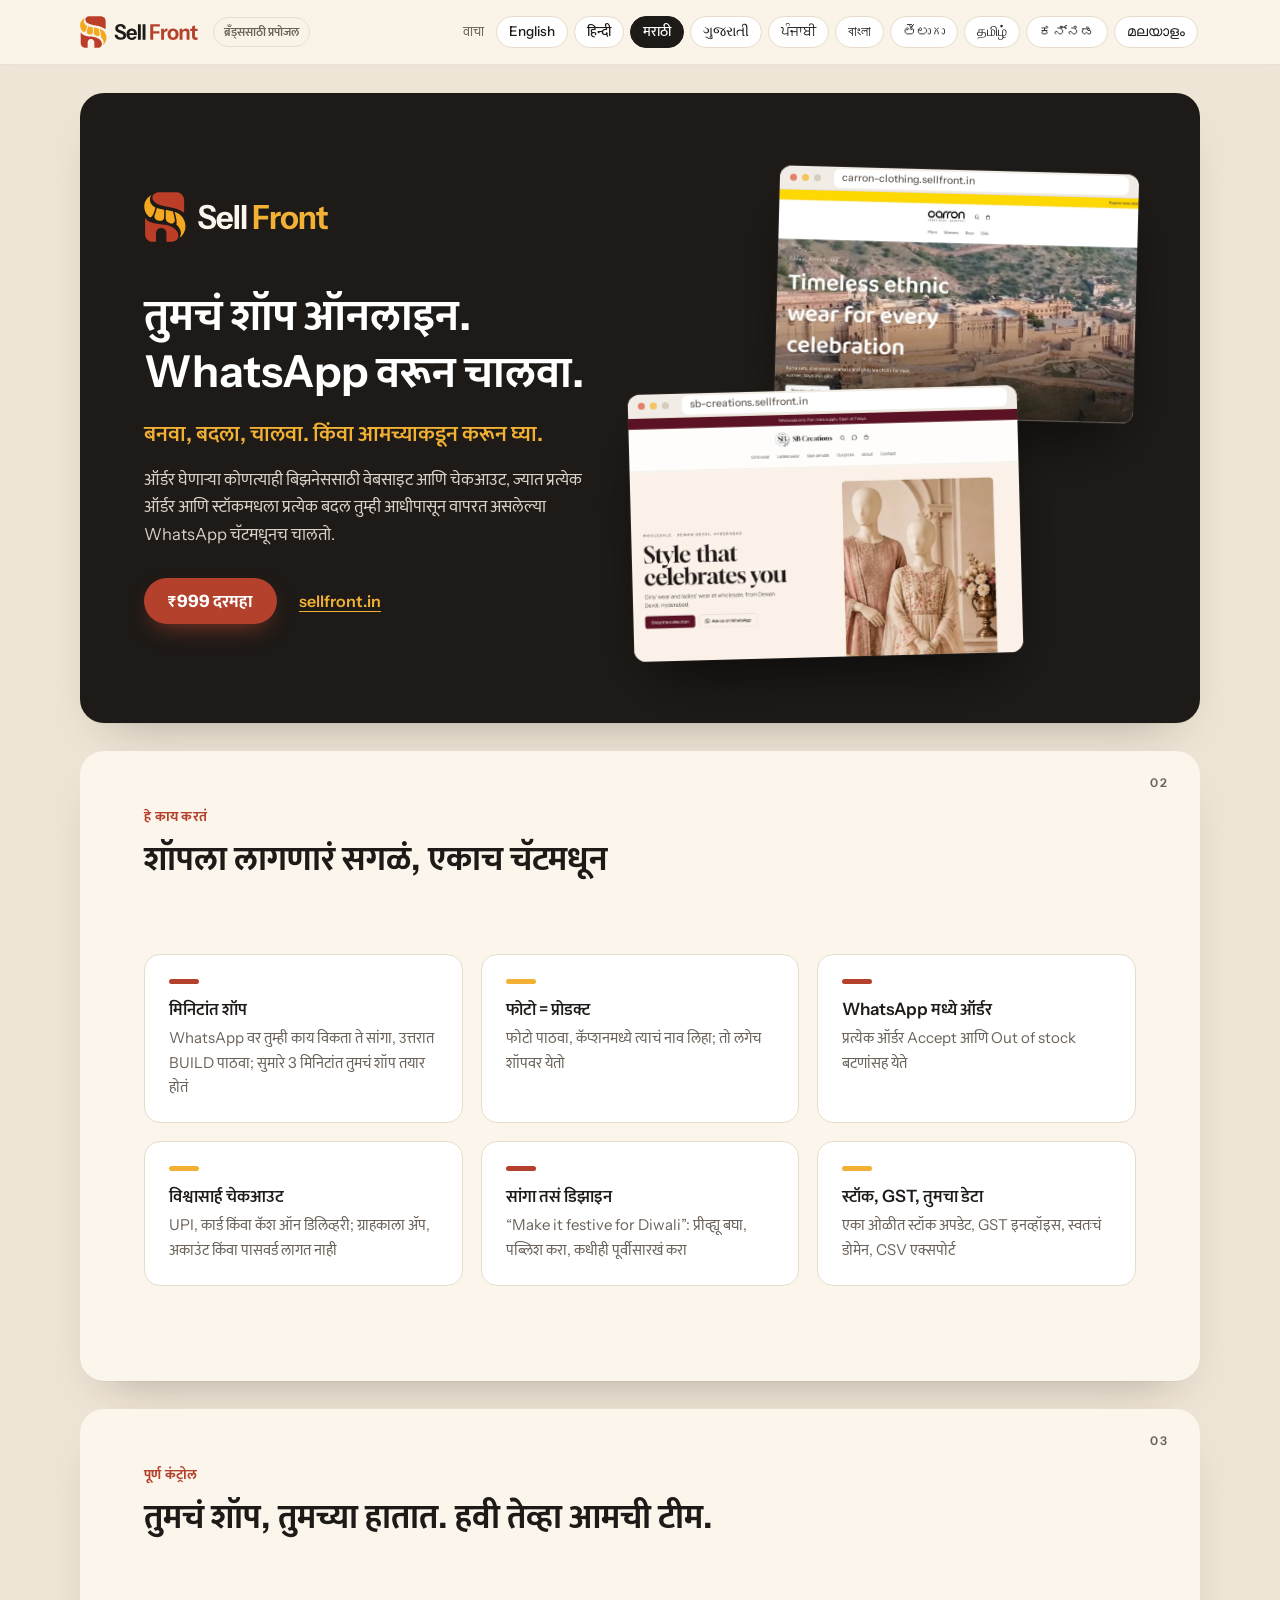
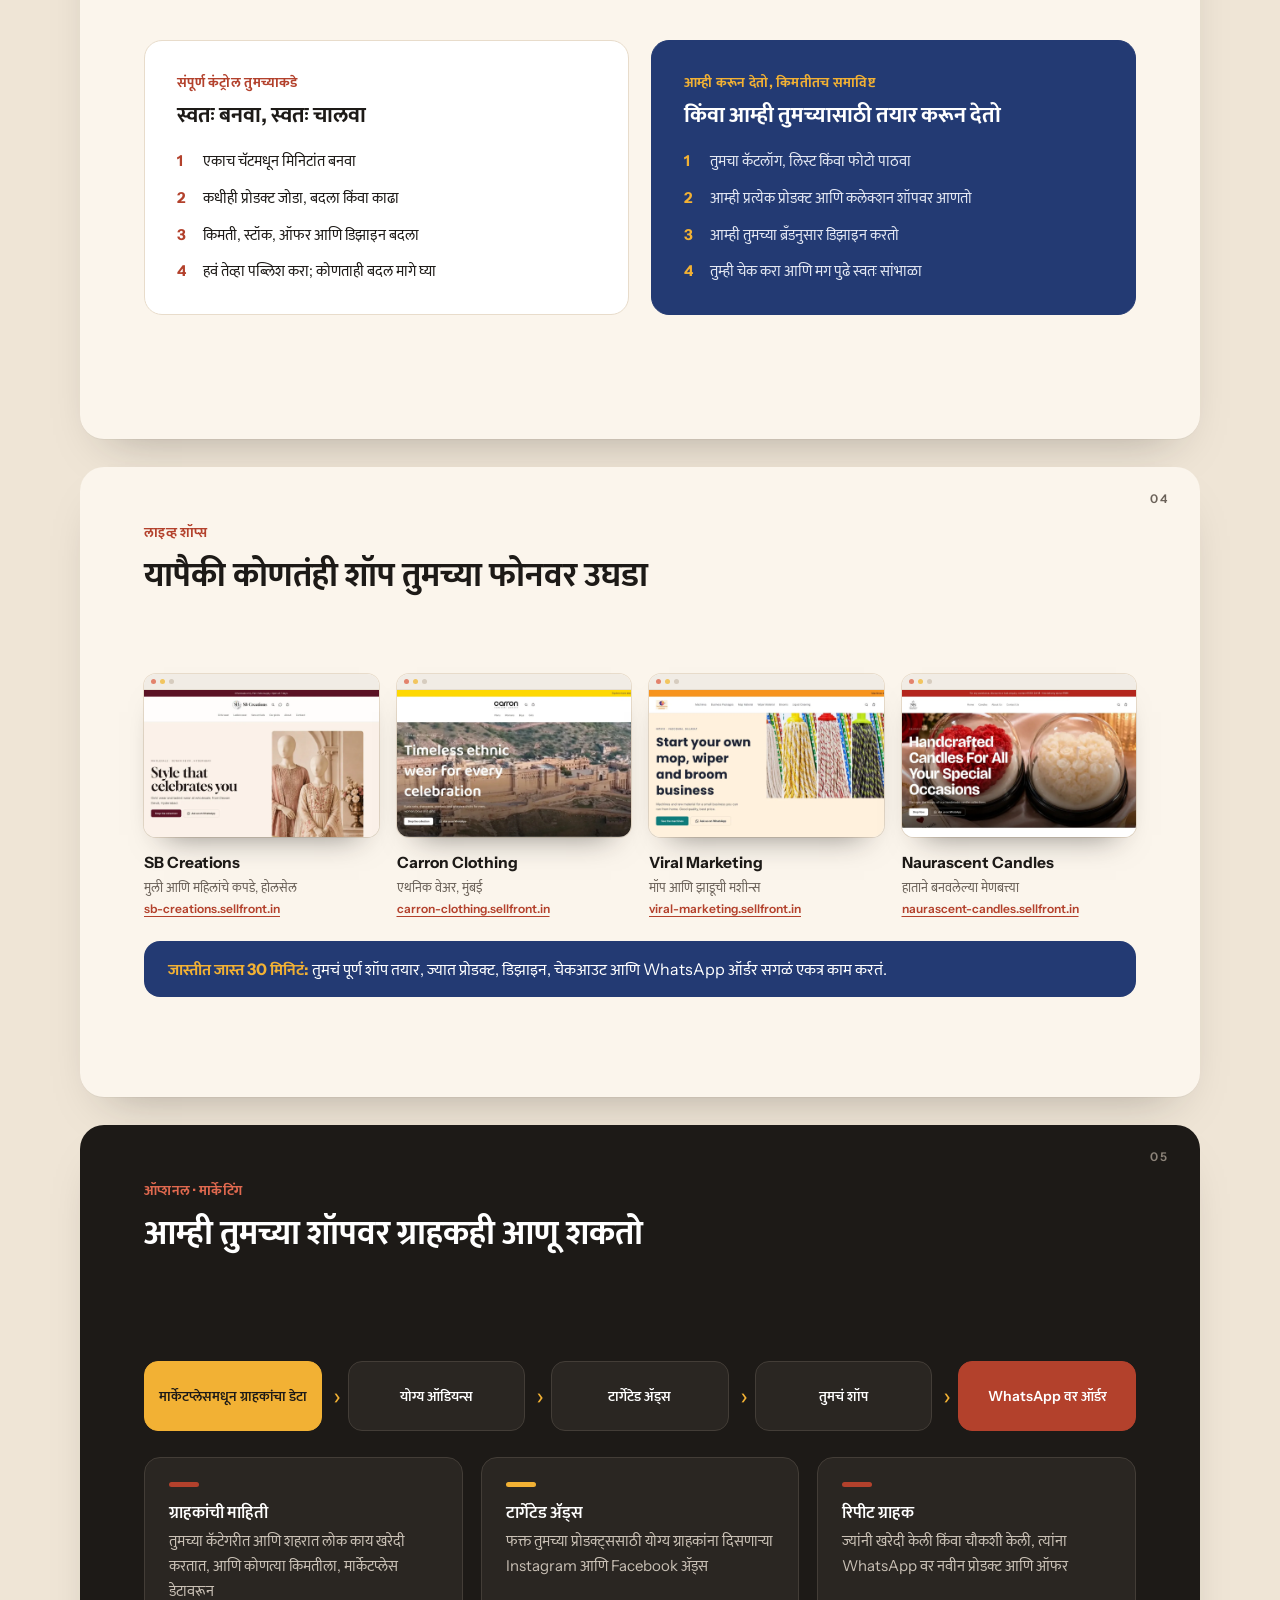
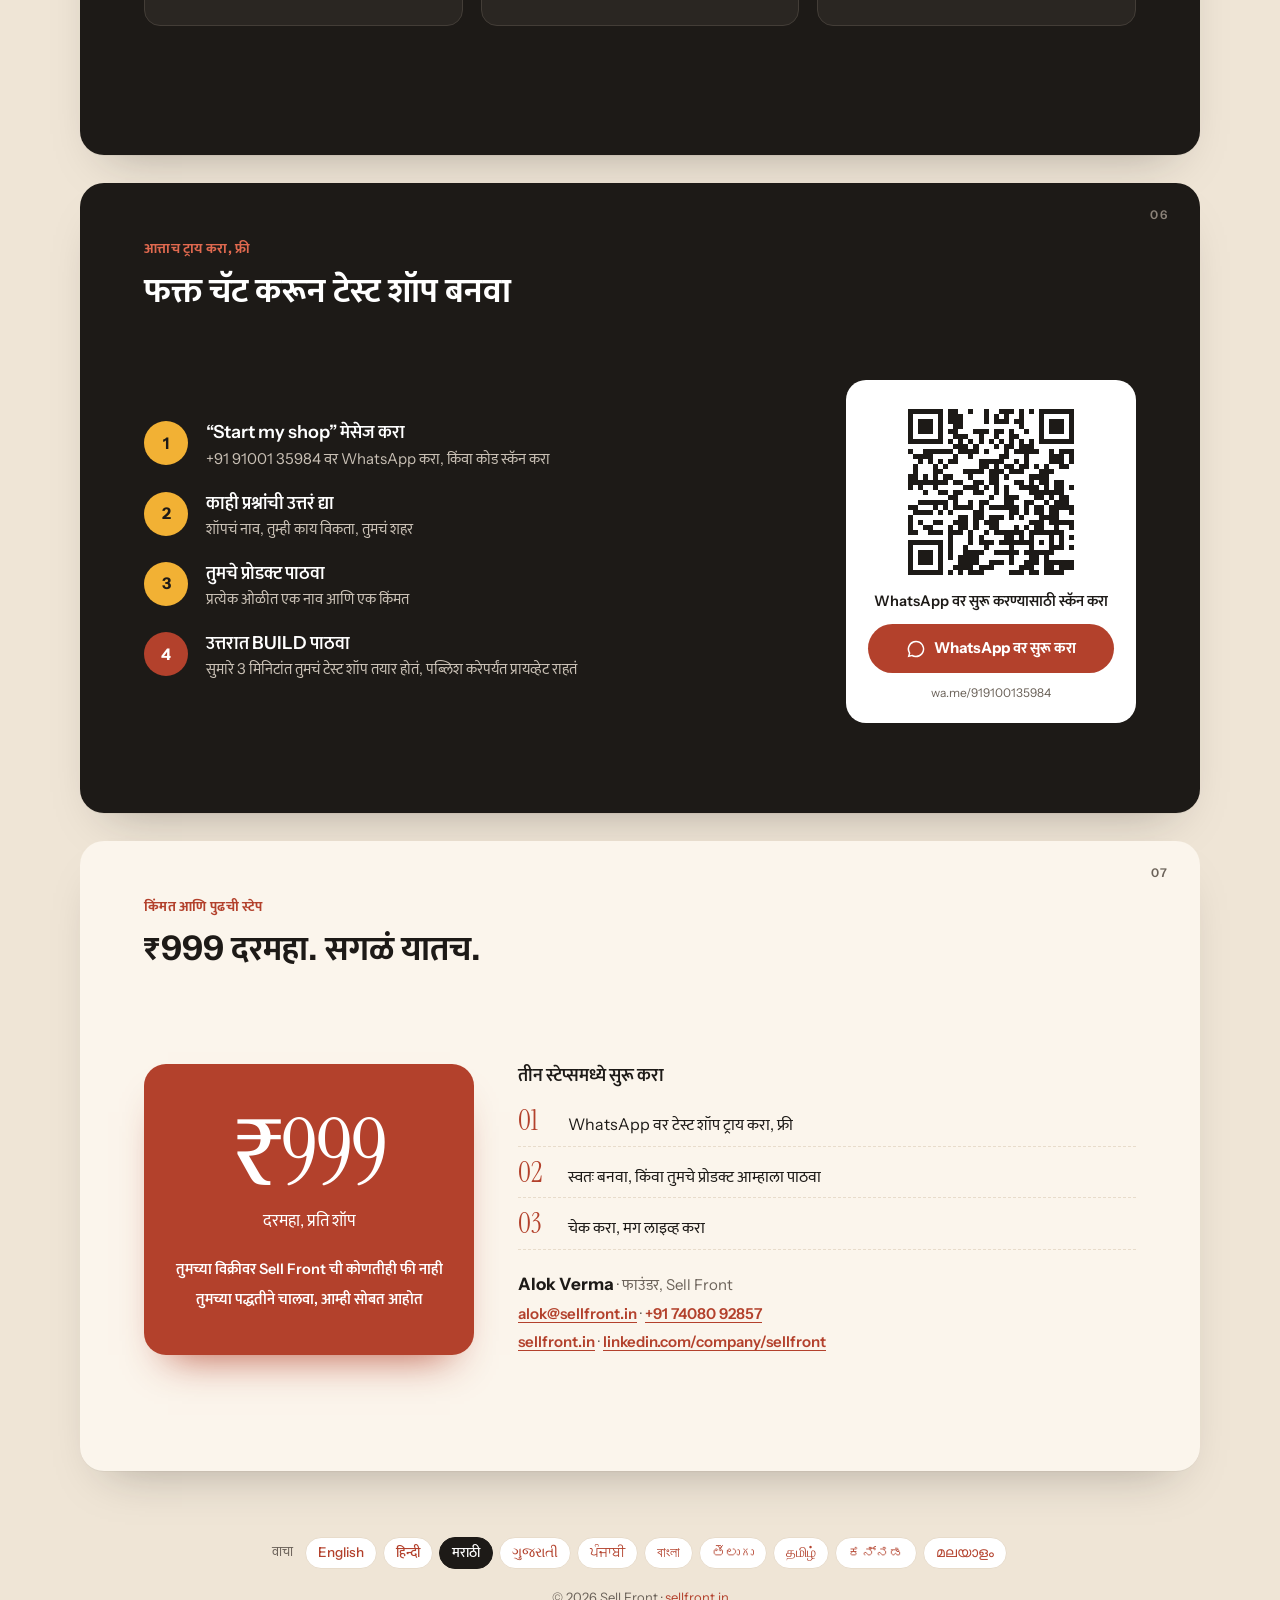
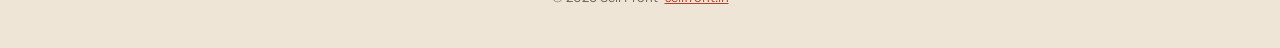
<file: mr/index.html>
<!doctype html>
<html lang="mr" data-script="indic" style="--f-script:'Mukta'">
<head>
<meta charset="utf-8">
<meta name="viewport" content="width=device-width, initial-scale=1, viewport-fit=cover">
<meta name="color-scheme" content="light">
<meta name="theme-color" content="#1d1a17">
<meta name="robots" content="noindex">
<title>Sell Front: तुमचं शॉप ऑनलाइन, WhatsApp वरून चालवा</title>
<meta name="description" content="ऑर्डर घेणाऱ्या कोणत्याही बिझनेससाठी वेबसाइट आणि चेकआउट, WhatsApp वरून चालवा. ₹999 दरमहा.">
<link rel="canonical" href="https://alokverma2004.github.io/sellfront-proposal/mr/">
<link rel="alternate" hreflang="en" href="https://alokverma2004.github.io/sellfront-proposal/">
<link rel="alternate" hreflang="hi" href="https://alokverma2004.github.io/sellfront-proposal/hi/">
<link rel="alternate" hreflang="mr" href="https://alokverma2004.github.io/sellfront-proposal/mr/">
<link rel="alternate" hreflang="gu" href="https://alokverma2004.github.io/sellfront-proposal/gu/">
<link rel="alternate" hreflang="pa" href="https://alokverma2004.github.io/sellfront-proposal/pa/">
<link rel="alternate" hreflang="bn" href="https://alokverma2004.github.io/sellfront-proposal/bn/">
<link rel="alternate" hreflang="te" href="https://alokverma2004.github.io/sellfront-proposal/te/">
<link rel="alternate" hreflang="ta" href="https://alokverma2004.github.io/sellfront-proposal/ta/">
<link rel="alternate" hreflang="kn" href="https://alokverma2004.github.io/sellfront-proposal/kn/">
<link rel="alternate" hreflang="ml" href="https://alokverma2004.github.io/sellfront-proposal/ml/">
<link rel="alternate" hreflang="x-default" href="https://alokverma2004.github.io/sellfront-proposal/">
<meta property="og:type" content="website">
<meta property="og:site_name" content="Sell Front">
<meta property="og:title" content="Sell Front: तुमचं शॉप ऑनलाइन, WhatsApp वरून चालवा">
<meta property="og:description" content="ऑर्डर घेणाऱ्या कोणत्याही बिझनेससाठी वेबसाइट आणि चेकआउट, WhatsApp वरून चालवा. ₹999 दरमहा.">
<meta property="og:url" content="https://alokverma2004.github.io/sellfront-proposal/mr/">
<meta property="og:image" content="https://alokverma2004.github.io/sellfront-proposal/assets/og-mr.jpg">
<meta property="og:image:width" content="1200">
<meta property="og:image:height" content="630">
<meta property="og:locale" content="mr_IN">
<meta name="twitter:card" content="summary_large_image">
<link rel="icon" href="../assets/favicon.svg" type="image/svg+xml">
<link rel="apple-touch-icon" href="../assets/apple-touch-icon.png">
<link rel="preconnect" href="https://fonts.googleapis.com">
<link rel="preconnect" href="https://fonts.gstatic.com" crossorigin>
<link rel="stylesheet" href="https://fonts.googleapis.com/css2?family=Instrument+Sans:wght@400;500;600;700&family=Instrument+Serif:ital@0;1&display=swap">
<link rel="stylesheet" href="https://fonts.googleapis.com/css2?family=Mukta:wght@400;600;700&family=Noto+Serif:wght@400&text=%E2%82%B9&display=swap">
<link rel="stylesheet" href="https://fonts.googleapis.com/css2?family=Mukta:wght@400;500;600;700&display=swap">
<link rel="stylesheet" href="../assets/site.css?v=202611181058">
</head>
<body>
<a class="skip" href="#s1">तुमचं शॉप ऑनलाइन.</a>
<header class="top">
  <div class="top-in">
    <a class="brand" href="./" aria-label="Sell Front"><img src="../assets/logo.svg" alt="Sell Front" width="119" height="32"></a>
    <span class="tag">ब्रँड्ससाठी प्रपोजल</span>
    <nav class="langs" aria-label="वाचा">
      <span class="langs-label">वाचा</span>
      <div class="chips"><a class="chip" href="../" hreflang="en" lang="en">English</a><a class="chip" href="../hi/" hreflang="hi" lang="hi">हिन्दी</a><a class="chip" href="./" hreflang="mr" lang="mr" aria-current="page">मराठी</a><a class="chip" href="../gu/" hreflang="gu" lang="gu">ગુજરાતી</a><a class="chip" href="../pa/" hreflang="pa" lang="pa">ਪੰਜਾਬੀ</a><a class="chip" href="../bn/" hreflang="bn" lang="bn">বাংলা</a><a class="chip" href="../te/" hreflang="te" lang="te">తెలుగు</a><a class="chip" href="../ta/" hreflang="ta" lang="ta">தமிழ்</a><a class="chip" href="../kn/" hreflang="kn" lang="kn">ಕನ್ನಡ</a><a class="chip" href="../ml/" hreflang="ml" lang="ml">മലയാളം</a></div>
    </nav>
  </div>
</header>

<main>
  <!-- 1 · Cover -->
  <section class="slide dark cover" id="s1">
    <div class="cover-text">
      <img class="cover-logo" src="../assets/logo-dark.svg" alt="Sell Front" width="186" height="50">
      <h1>तुमचं शॉप ऑनलाइन.<br>WhatsApp वरून चालवा.</h1>
      <p class="cover-sub">बनवा, बदला, चालवा. किंवा आमच्याकडून करून घ्या.</p>
      <p class="cover-line">ऑर्डर घेणाऱ्या कोणत्याही बिझनेससाठी वेबसाइट आणि चेकआउट, ज्यात प्रत्येक ऑर्डर आणि स्टॉकमधला प्रत्येक बदल तुम्ही आधीपासून वापरत असलेल्या WhatsApp चॅटमधूनच चालतो.</p>
      <div class="cover-cta">
        <span class="pill">₹999 दरमहा</span>
        <a class="cover-link" href="https://sellfront.in" target="_blank" rel="noopener">sellfront.in</a>
      </div>
    </div>
    <div class="cover-shots" aria-hidden="false">
      <a class="frame f1" href="https://carron-clothing.sellfront.in" target="_blank" rel="noopener">
        <span class="bar"><i></i><i></i><i></i><b>carron-clothing.sellfront.in</b></span>
        <img src="../assets/carron-clothing.webp" alt="Carron Clothing · Sell Front वर बनवलेलं एक शॉप" width="1120" height="700">
      </a>
      <a class="frame f2" href="https://sb-creations.sellfront.in" target="_blank" rel="noopener">
        <span class="bar"><i></i><i></i><i></i><b>sb-creations.sellfront.in</b></span>
        <img src="../assets/sb-creations.webp" alt="SB Creations · Sell Front वर बनवलेलं एक शॉप" width="1120" height="700">
      </a>
    </div>
  </section>

  <!-- 2 · What it does -->
  <section class="slide light" id="s2">
    <span class="num" aria-hidden="true">02</span>
    <p class="kicker">हे काय करतं</p>
    <h2>शॉपला लागणारं सगळं, एकाच चॅटमधून</h2>
    <div class="tiles">
      <article class="tile"><span class="dash"></span><h3>मिनिटांत शॉप</h3><p>WhatsApp वर तुम्ही काय विकता ते सांगा, उत्तरात BUILD पाठवा; सुमारे 3 मिनिटांत तुमचं शॉप तयार होतं</p></article>
      <article class="tile"><span class="dash alt"></span><h3>फोटो = प्रोडक्ट</h3><p>फोटो पाठवा, कॅप्शनमध्ये त्याचं नाव लिहा; तो लगेच शॉपवर येतो</p></article>
      <article class="tile"><span class="dash"></span><h3>WhatsApp मध्ये ऑर्डर</h3><p>प्रत्येक ऑर्डर Accept आणि Out of stock बटणांसह येते</p></article>
      <article class="tile"><span class="dash alt"></span><h3>विश्वासार्ह चेकआउट</h3><p>UPI, कार्ड किंवा कॅश ऑन डिलिव्हरी; ग्राहकाला ॲप, अकाउंट किंवा पासवर्ड लागत नाही</p></article>
      <article class="tile"><span class="dash"></span><h3>सांगा तसं डिझाइन</h3><p>“Make it festive for Diwali”: प्रीव्ह्यू बघा, पब्लिश करा, कधीही पूर्वीसारखं करा</p></article>
      <article class="tile"><span class="dash alt"></span><h3>स्टॉक, GST, तुमचा डेटा</h3><p>एका ओळीत स्टॉक अपडेट, GST इनव्हॉइस, स्वतःचं डोमेन, CSV एक्सपोर्ट</p></article>
    </div>
  </section>

  <!-- 3 · Full control -->
  <section class="slide light" id="s3">
    <span class="num" aria-hidden="true">03</span>
    <p class="kicker">पूर्ण कंट्रोल</p>
    <h2>तुमचं शॉप, तुमच्या हातात. हवी तेव्हा आमची टीम.</h2>
    <div class="cols">
      <article class="col">
        <p class="col-tag">संपूर्ण कंट्रोल तुमच्याकडे</p>
        <h3>स्वतः बनवा, स्वतः चालवा</h3>
        <ol>
          <li>एकाच चॅटमधून मिनिटांत बनवा</li><li>कधीही प्रोडक्ट जोडा, बदला किंवा काढा</li><li>किमती, स्टॉक, ऑफर आणि डिझाइन बदला</li><li>हवं तेव्हा पब्लिश करा; कोणताही बदल मागे घ्या</li>
        </ol>
      </article>
      <article class="col indigo">
        <p class="col-tag">आम्ही करून देतो, किमतीतच समाविष्ट</p>
        <h3>किंवा आम्ही तुमच्यासाठी तयार करून देतो</h3>
        <ol>
          <li>तुमचा कॅटलॉग, लिस्ट किंवा फोटो पाठवा</li><li>आम्ही प्रत्येक प्रोडक्ट आणि कलेक्शन शॉपवर आणतो</li><li>आम्ही तुमच्या ब्रँडनुसार डिझाइन करतो</li><li>तुम्ही चेक करा आणि मग पुढे स्वतः सांभाळा</li>
        </ol>
      </article>
    </div>
  </section>

  <!-- 4 · Live shops -->
  <section class="slide light" id="s4">
    <span class="num" aria-hidden="true">04</span>
    <p class="kicker">लाइव्ह शॉप्स</p>
    <h2>यापैकी कोणतंही शॉप तुमच्या फोनवर उघडा</h2>
    <div class="shops">
      <a class="shop" href="https://sb-creations.sellfront.in" target="_blank" rel="noopener">
        <span class="frame"><span class="bar"><i></i><i></i><i></i></span><img src="../assets/sb-creations.webp" alt="SB Creations · Sell Front वर बनवलेलं एक शॉप" width="1120" height="700" loading="lazy"></span>
        <strong>SB Creations</strong><span class="what">मुली आणि महिलांचे कपडे, होलसेल</span><span class="url">sb-creations.sellfront.in</span>
      </a>
      <a class="shop" href="https://carron-clothing.sellfront.in" target="_blank" rel="noopener">
        <span class="frame"><span class="bar"><i></i><i></i><i></i></span><img src="../assets/carron-clothing.webp" alt="Carron Clothing · Sell Front वर बनवलेलं एक शॉप" width="1120" height="700" loading="lazy"></span>
        <strong>Carron Clothing</strong><span class="what">एथनिक वेअर, मुंबई</span><span class="url">carron-clothing.sellfront.in</span>
      </a>
      <a class="shop" href="https://viral-marketing.sellfront.in" target="_blank" rel="noopener">
        <span class="frame"><span class="bar"><i></i><i></i><i></i></span><img src="../assets/viral-marketing.webp" alt="Viral Marketing · Sell Front वर बनवलेलं एक शॉप" width="1120" height="700" loading="lazy"></span>
        <strong>Viral Marketing</strong><span class="what">मॉप आणि झाडूची मशीन्स</span><span class="url">viral-marketing.sellfront.in</span>
      </a>
      <a class="shop" href="https://naurascent-candles.sellfront.in" target="_blank" rel="noopener">
        <span class="frame"><span class="bar"><i></i><i></i><i></i></span><img src="../assets/naurascent-candles.webp" alt="Naurascent Candles · Sell Front वर बनवलेलं एक शॉप" width="1120" height="700" loading="lazy"></span>
        <strong>Naurascent Candles</strong><span class="what">हाताने बनवलेल्या मेणबत्त्या</span><span class="url">naurascent-candles.sellfront.in</span>
      </a>
    </div>
    <p class="band"><b>जास्तीत जास्त 30 मिनिटं:</b> तुमचं पूर्ण शॉप तयार, ज्यात प्रोडक्ट, डिझाइन, चेकआउट आणि WhatsApp ऑर्डर सगळं एकत्र काम करतं.</p>
  </section>

  <!-- 5 · Marketing -->
  <section class="slide dark" id="s5">
    <span class="num" aria-hidden="true">05</span>
    <p class="kicker">ऑप्शनल · मार्केटिंग</p>
    <h2>आम्ही तुमच्या शॉपवर ग्राहकही आणू शकतो</h2>
    <ol class="flow">
      <li class="first">मार्केटप्लेसमधून ग्राहकांचा डेटा</li><li>योग्य ऑडियन्स</li><li>टार्गेटेड ॲड्स</li><li>तुमचं शॉप</li><li class="last">WhatsApp वर ऑर्डर</li>
    </ol>
    <div class="tiles three">
      <article class="tile"><span class="dash"></span><h3>ग्राहकांची माहिती</h3><p>तुमच्या कॅटेगरीत आणि शहरात लोक काय खरेदी करतात, आणि कोणत्या किमतीला, मार्केटप्लेस डेटावरून</p></article>
      <article class="tile"><span class="dash alt"></span><h3>टार्गेटेड ॲड्स</h3><p>फक्त तुमच्या प्रोडक्ट्ससाठी योग्य ग्राहकांना दिसणाऱ्या Instagram आणि Facebook ॲड्स</p></article>
      <article class="tile"><span class="dash"></span><h3>रिपीट ग्राहक</h3><p>ज्यांनी खरेदी केली किंवा चौकशी केली, त्यांना WhatsApp वर नवीन प्रोडक्ट आणि ऑफर</p></article>
    </div>
  </section>

  <!-- 6 · Try it -->
  <section class="slide dark" id="s6">
    <span class="num" aria-hidden="true">06</span>
    <p class="kicker">आत्ताच ट्राय करा, फ्री</p>
    <h2>फक्त चॅट करून टेस्ट शॉप बनवा</h2>
    <div class="try">
      <ol class="steps">
        <li><span class="dot">1</span><div><h3>“Start my shop” मेसेज करा</h3><p>+91 91001 35984 वर WhatsApp करा, किंवा कोड स्कॅन करा</p></div></li>
        <li><span class="dot">2</span><div><h3>काही प्रश्नांची उत्तरं द्या</h3><p>शॉपचं नाव, तुम्ही काय विकता, तुमचं शहर</p></div></li>
        <li><span class="dot">3</span><div><h3>तुमचे प्रोडक्ट पाठवा</h3><p>प्रत्येक ओळीत एक नाव आणि एक किंमत</p></div></li>
        <li><span class="dot red">4</span><div><h3>उत्तरात BUILD पाठवा</h3><p>सुमारे 3 मिनिटांत तुमचं टेस्ट शॉप तयार होतं, पब्लिश करेपर्यंत प्रायव्हेट राहतं</p></div></li>
      </ol>
      <div class="qr-card">
        <img class="qr" src="../assets/qr.png" alt="WhatsApp वर सुरू करण्यासाठी स्कॅन करा" width="200" height="200">
        <p class="qr-label">WhatsApp वर सुरू करण्यासाठी स्कॅन करा</p>
        <a class="wa-btn" href="https://wa.me/919100135984?text=Start%20my%20shop" target="_blank" rel="noopener">
          <svg viewBox="0 0 24 24" width="20" height="20" aria-hidden="true"><path fill="currentColor" d="M12 2a10 10 0 0 0-8.6 15.1L2 22l5-1.3A10 10 0 1 0 12 2Zm0 18.2a8.2 8.2 0 0 1-4.2-1.2l-.3-.2-3 .8.8-2.9-.2-.3A8.2 8.2 0 1 1 12 20.2Z"/></svg>
          WhatsApp वर सुरू करा
        </a>
        <span class="wa-url">wa.me/919100135984</span>
      </div>
    </div>
  </section>

  <!-- 7 · Price -->
  <section class="slide light" id="s7">
    <span class="num" aria-hidden="true">07</span>
    <p class="kicker">किंमत आणि पुढची स्टेप</p>
    <h2>₹999 दरमहा. सगळं यातच.</h2>
    <div class="price">
      <div class="price-card">
        <p class="amount">₹999</p>
        <p class="per">दरमहा, प्रति शॉप</p>
        <p class="notes"><span>तुमच्या विक्रीवर Sell Front ची कोणतीही फी नाही</span><span>तुमच्या पद्धतीने चालवा, आम्ही सोबत आहोत</span></p>
      </div>
      <div class="next">
        <h3>तीन स्टेप्समध्ये सुरू करा</h3>
        <ol class="big-steps">
          <li><span>01</span>WhatsApp वर टेस्ट शॉप ट्राय करा, फ्री</li>
          <li><span>02</span>स्वतः बनवा, किंवा तुमचे प्रोडक्ट आम्हाला पाठवा</li>
          <li><span>03</span>चेक करा, मग लाइव्ह करा</li>
        </ol>
        <div class="contact">
          <p class="who"><b>Alok Verma</b> · फाउंडर, Sell Front</p>
          <p><a href="mailto:alok@sellfront.in">alok@sellfront.in</a> · <a href="tel:+917408092857">+91 74080 92857</a></p>
          <p><a href="https://sellfront.in" target="_blank" rel="noopener">sellfront.in</a> · <a href="https://www.linkedin.com/company/sellfront/" target="_blank" rel="noopener">linkedin.com/company/sellfront</a></p>
        </div>
      </div>
    </div>
  </section>
</main>

<footer class="foot">
  <nav class="langs" aria-label="वाचा">
    <span class="langs-label">वाचा</span>
    <div class="chips"><a class="chip" href="../" hreflang="en" lang="en">English</a><a class="chip" href="../hi/" hreflang="hi" lang="hi">हिन्दी</a><a class="chip" href="./" hreflang="mr" lang="mr" aria-current="page">मराठी</a><a class="chip" href="../gu/" hreflang="gu" lang="gu">ગુજરાતી</a><a class="chip" href="../pa/" hreflang="pa" lang="pa">ਪੰਜਾਬੀ</a><a class="chip" href="../bn/" hreflang="bn" lang="bn">বাংলা</a><a class="chip" href="../te/" hreflang="te" lang="te">తెలుగు</a><a class="chip" href="../ta/" hreflang="ta" lang="ta">தமிழ்</a><a class="chip" href="../kn/" hreflang="kn" lang="kn">ಕನ್ನಡ</a><a class="chip" href="../ml/" hreflang="ml" lang="ml">മലയാളം</a></div>
  </nav>
  <p>© 2026 Sell Front · <a href="https://sellfront.in" target="_blank" rel="noopener">sellfront.in</a></p>
</footer>
<script src="../assets/site.js?v=202611181058" defer></script>
</body>
</html>
</file>
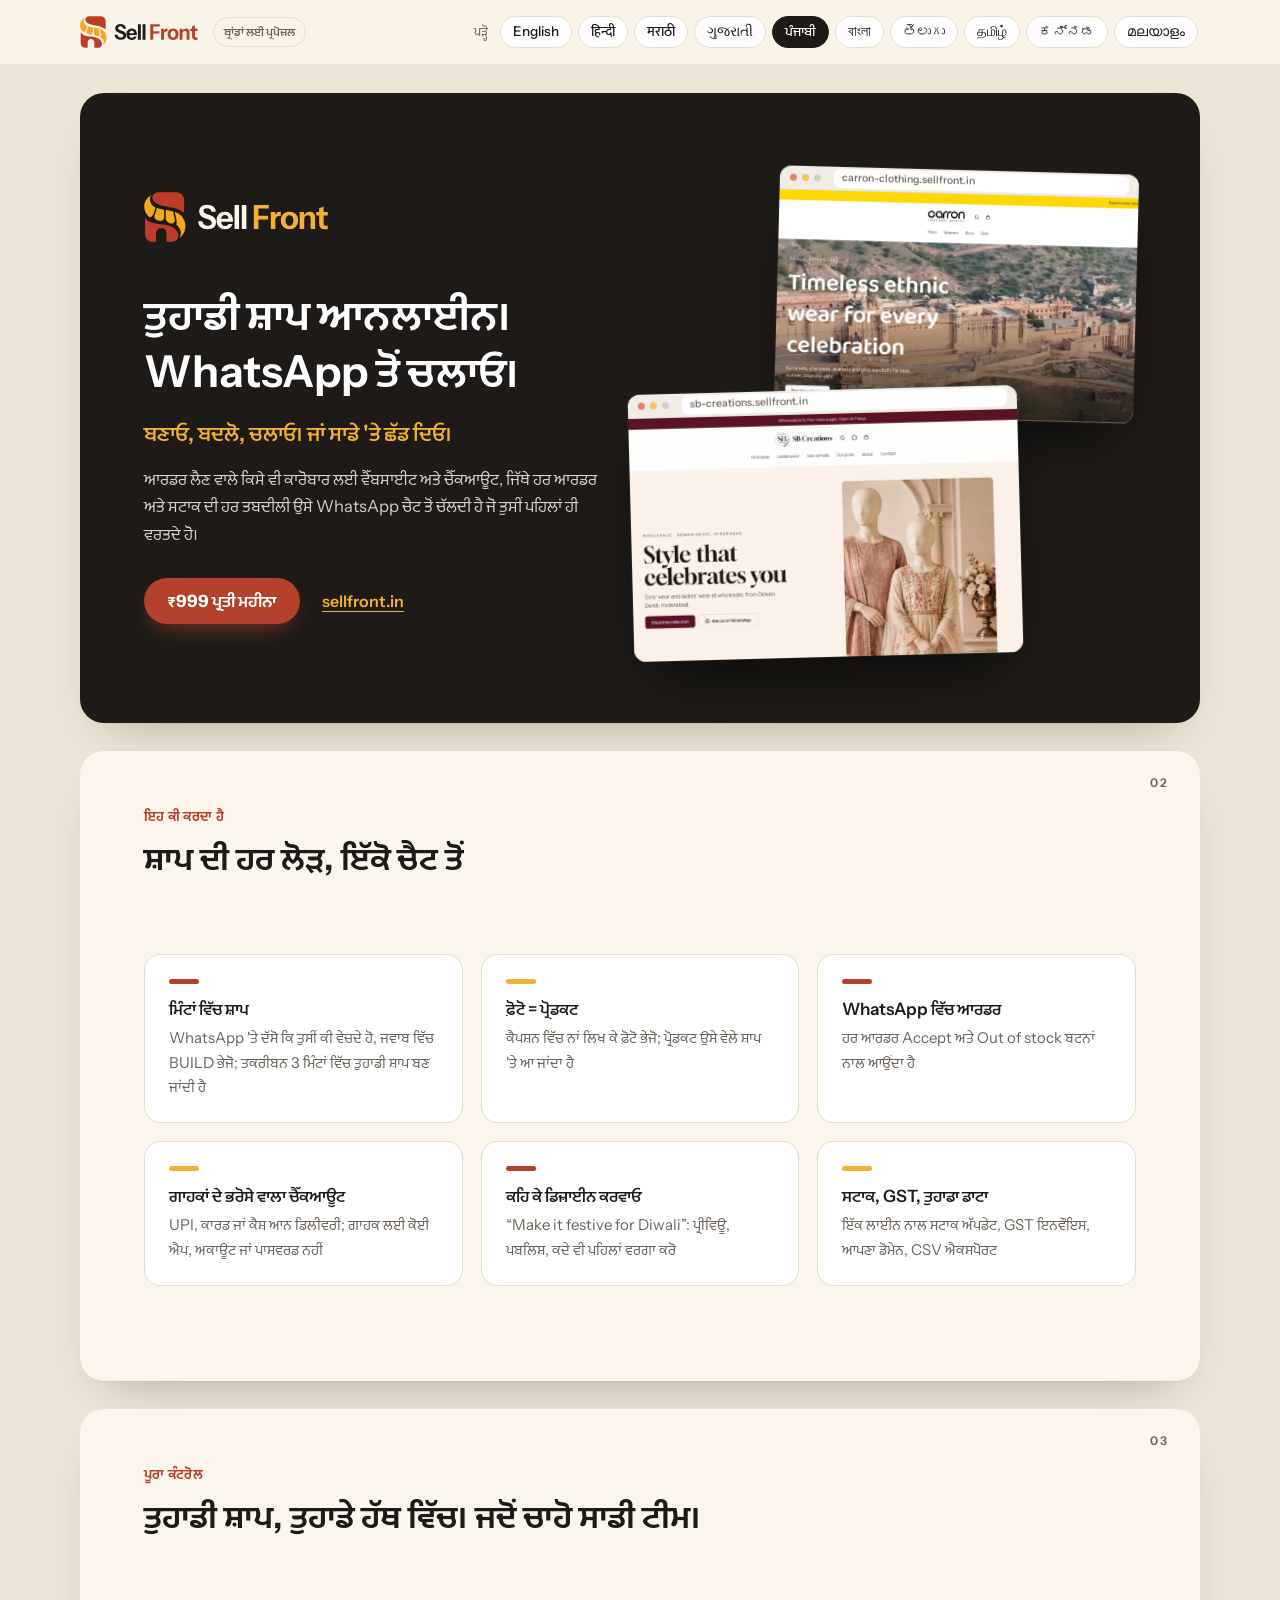
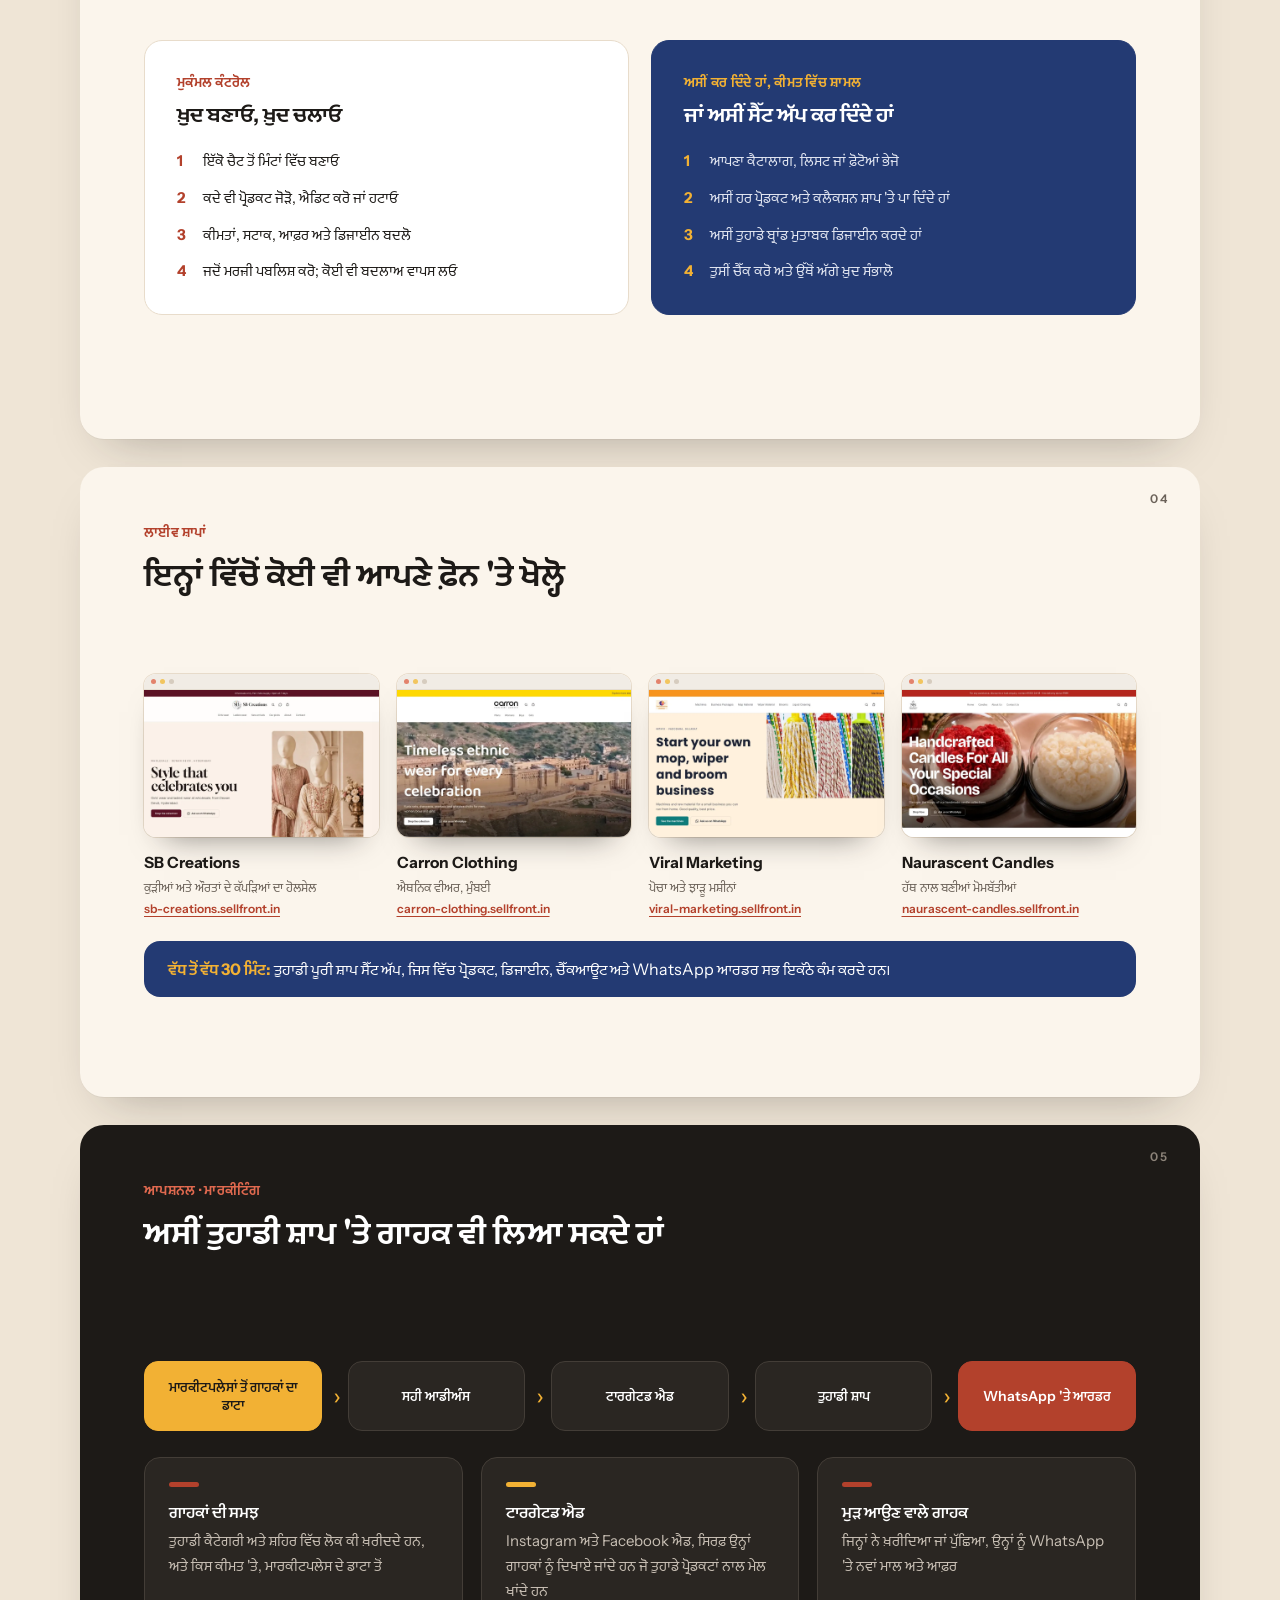
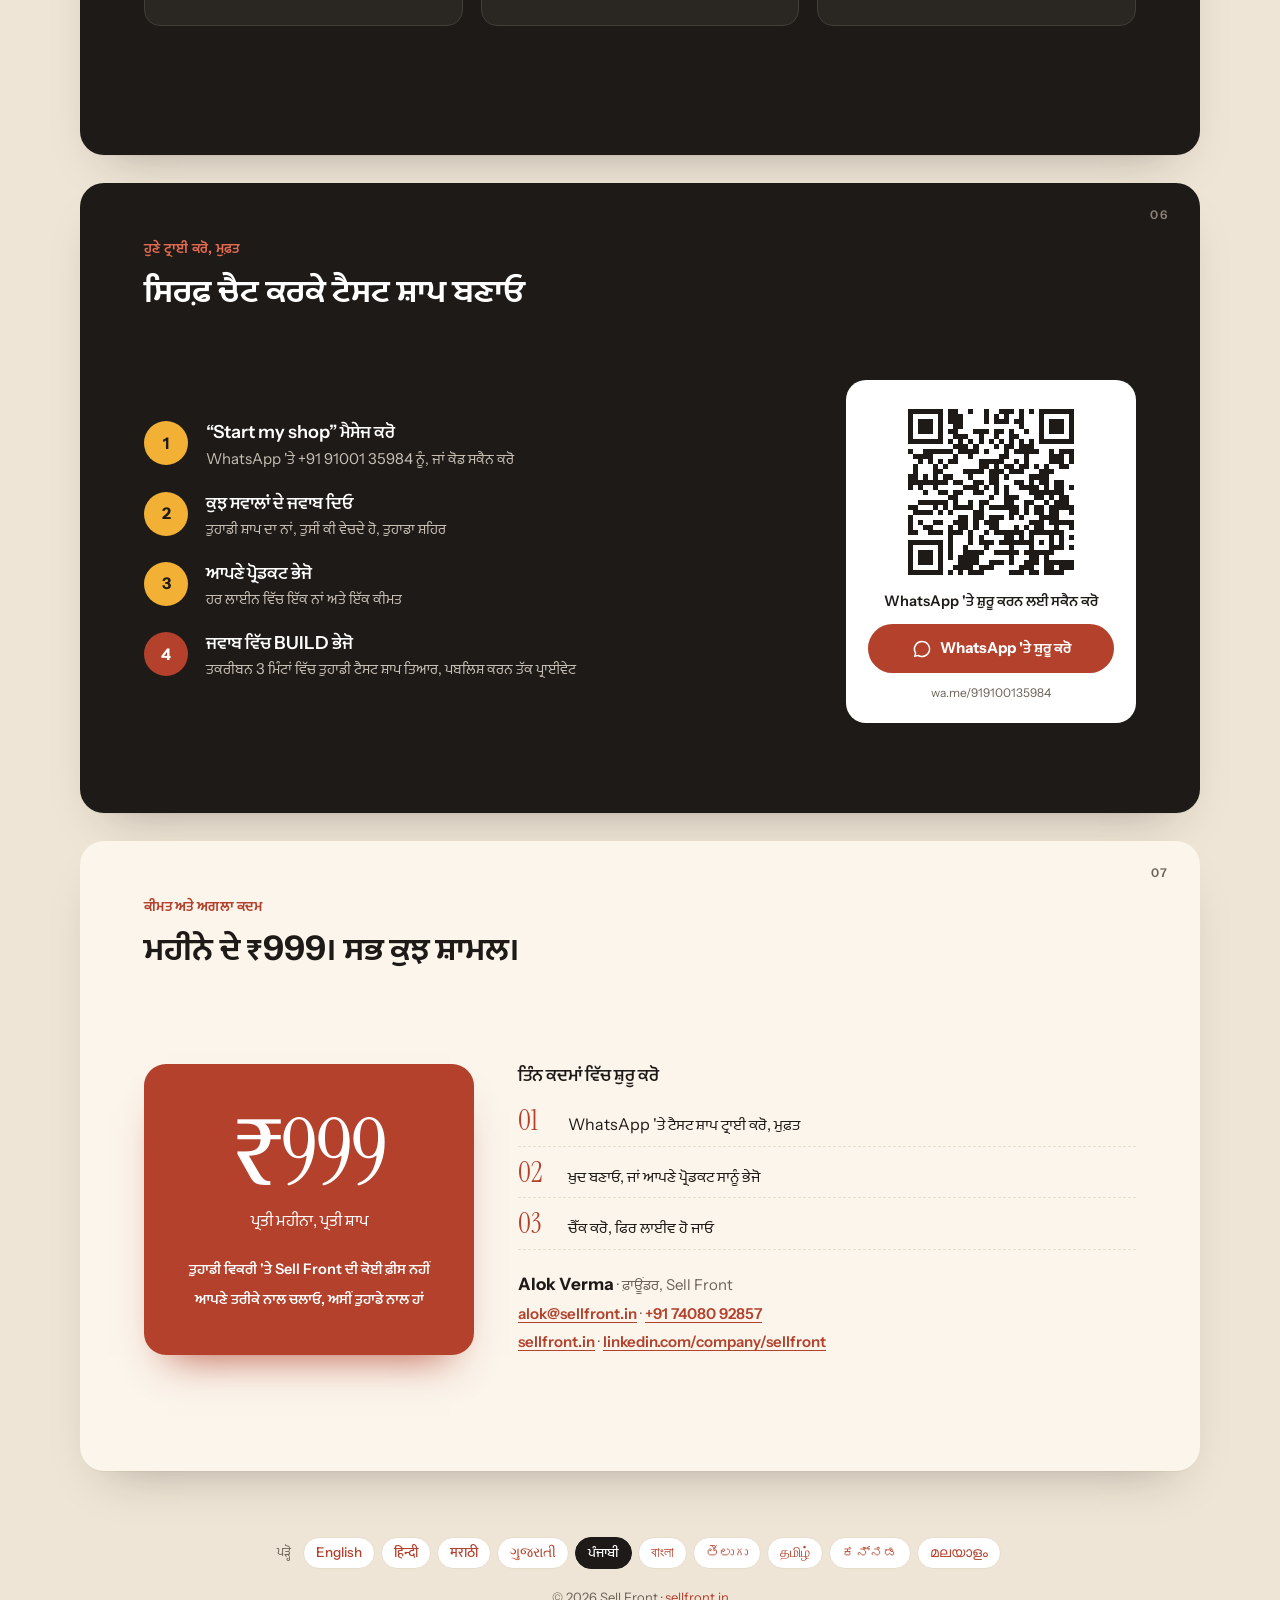
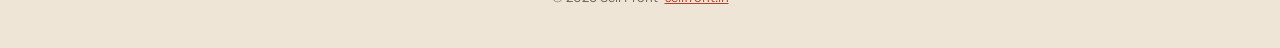
<file: pa/index.html>
<!doctype html>
<html lang="pa" data-script="indic" style="--f-script:'Mukta Mahee'">
<head>
<meta charset="utf-8">
<meta name="viewport" content="width=device-width, initial-scale=1, viewport-fit=cover">
<meta name="color-scheme" content="light">
<meta name="theme-color" content="#1d1a17">
<meta name="robots" content="noindex">
<title>Sell Front: ਤੁਹਾਡੀ ਸ਼ਾਪ ਆਨਲਾਈਨ, WhatsApp ਤੋਂ ਚਲਾਓ</title>
<meta name="description" content="ਆਰਡਰ ਲੈਣ ਵਾਲੇ ਕਿਸੇ ਵੀ ਕਾਰੋਬਾਰ ਲਈ ਵੈੱਬਸਾਈਟ ਅਤੇ ਚੈੱਕਆਊਟ, ਜੋ WhatsApp ਤੋਂ ਚੱਲਦੇ ਹਨ। ਮਹੀਨੇ ਦੇ ₹999।">
<link rel="canonical" href="https://alokverma2004.github.io/sellfront-proposal/pa/">
<link rel="alternate" hreflang="en" href="https://alokverma2004.github.io/sellfront-proposal/">
<link rel="alternate" hreflang="hi" href="https://alokverma2004.github.io/sellfront-proposal/hi/">
<link rel="alternate" hreflang="mr" href="https://alokverma2004.github.io/sellfront-proposal/mr/">
<link rel="alternate" hreflang="gu" href="https://alokverma2004.github.io/sellfront-proposal/gu/">
<link rel="alternate" hreflang="pa" href="https://alokverma2004.github.io/sellfront-proposal/pa/">
<link rel="alternate" hreflang="bn" href="https://alokverma2004.github.io/sellfront-proposal/bn/">
<link rel="alternate" hreflang="te" href="https://alokverma2004.github.io/sellfront-proposal/te/">
<link rel="alternate" hreflang="ta" href="https://alokverma2004.github.io/sellfront-proposal/ta/">
<link rel="alternate" hreflang="kn" href="https://alokverma2004.github.io/sellfront-proposal/kn/">
<link rel="alternate" hreflang="ml" href="https://alokverma2004.github.io/sellfront-proposal/ml/">
<link rel="alternate" hreflang="x-default" href="https://alokverma2004.github.io/sellfront-proposal/">
<meta property="og:type" content="website">
<meta property="og:site_name" content="Sell Front">
<meta property="og:title" content="Sell Front: ਤੁਹਾਡੀ ਸ਼ਾਪ ਆਨਲਾਈਨ, WhatsApp ਤੋਂ ਚਲਾਓ">
<meta property="og:description" content="ਆਰਡਰ ਲੈਣ ਵਾਲੇ ਕਿਸੇ ਵੀ ਕਾਰੋਬਾਰ ਲਈ ਵੈੱਬਸਾਈਟ ਅਤੇ ਚੈੱਕਆਊਟ, ਜੋ WhatsApp ਤੋਂ ਚੱਲਦੇ ਹਨ। ਮਹੀਨੇ ਦੇ ₹999।">
<meta property="og:url" content="https://alokverma2004.github.io/sellfront-proposal/pa/">
<meta property="og:image" content="https://alokverma2004.github.io/sellfront-proposal/assets/og-pa.jpg">
<meta property="og:image:width" content="1200">
<meta property="og:image:height" content="630">
<meta property="og:locale" content="pa_IN">
<meta name="twitter:card" content="summary_large_image">
<link rel="icon" href="../assets/favicon.svg" type="image/svg+xml">
<link rel="apple-touch-icon" href="../assets/apple-touch-icon.png">
<link rel="preconnect" href="https://fonts.googleapis.com">
<link rel="preconnect" href="https://fonts.gstatic.com" crossorigin>
<link rel="stylesheet" href="https://fonts.googleapis.com/css2?family=Instrument+Sans:wght@400;500;600;700&family=Instrument+Serif:ital@0;1&display=swap">
<link rel="stylesheet" href="https://fonts.googleapis.com/css2?family=Mukta:wght@400;600;700&family=Noto+Serif:wght@400&text=%E2%82%B9&display=swap">
<link rel="stylesheet" href="https://fonts.googleapis.com/css2?family=Mukta+Mahee:wght@400;500;600;700&display=swap">
<link rel="stylesheet" href="../assets/site.css?v=202611181058">
</head>
<body>
<a class="skip" href="#s1">ਤੁਹਾਡੀ ਸ਼ਾਪ ਆਨਲਾਈਨ।</a>
<header class="top">
  <div class="top-in">
    <a class="brand" href="./" aria-label="Sell Front"><img src="../assets/logo.svg" alt="Sell Front" width="119" height="32"></a>
    <span class="tag">ਬ੍ਰਾਂਡਾਂ ਲਈ ਪ੍ਰਪੋਜ਼ਲ</span>
    <nav class="langs" aria-label="ਪੜ੍ਹੋ">
      <span class="langs-label">ਪੜ੍ਹੋ</span>
      <div class="chips"><a class="chip" href="../" hreflang="en" lang="en">English</a><a class="chip" href="../hi/" hreflang="hi" lang="hi">हिन्दी</a><a class="chip" href="../mr/" hreflang="mr" lang="mr">मराठी</a><a class="chip" href="../gu/" hreflang="gu" lang="gu">ગુજરાતી</a><a class="chip" href="./" hreflang="pa" lang="pa" aria-current="page">ਪੰਜਾਬੀ</a><a class="chip" href="../bn/" hreflang="bn" lang="bn">বাংলা</a><a class="chip" href="../te/" hreflang="te" lang="te">తెలుగు</a><a class="chip" href="../ta/" hreflang="ta" lang="ta">தமிழ்</a><a class="chip" href="../kn/" hreflang="kn" lang="kn">ಕನ್ನಡ</a><a class="chip" href="../ml/" hreflang="ml" lang="ml">മലയാളം</a></div>
    </nav>
  </div>
</header>

<main>
  <!-- 1 · Cover -->
  <section class="slide dark cover" id="s1">
    <div class="cover-text">
      <img class="cover-logo" src="../assets/logo-dark.svg" alt="Sell Front" width="186" height="50">
      <h1>ਤੁਹਾਡੀ ਸ਼ਾਪ ਆਨਲਾਈਨ।<br>WhatsApp ਤੋਂ ਚਲਾਓ।</h1>
      <p class="cover-sub">ਬਣਾਓ, ਬਦਲੋ, ਚਲਾਓ। ਜਾਂ ਸਾਡੇ &#x27;ਤੇ ਛੱਡ ਦਿਓ।</p>
      <p class="cover-line">ਆਰਡਰ ਲੈਣ ਵਾਲੇ ਕਿਸੇ ਵੀ ਕਾਰੋਬਾਰ ਲਈ ਵੈੱਬਸਾਈਟ ਅਤੇ ਚੈੱਕਆਊਟ, ਜਿੱਥੇ ਹਰ ਆਰਡਰ ਅਤੇ ਸਟਾਕ ਦੀ ਹਰ ਤਬਦੀਲੀ ਉਸੇ WhatsApp ਚੈਟ ਤੋਂ ਚੱਲਦੀ ਹੈ ਜੋ ਤੁਸੀਂ ਪਹਿਲਾਂ ਹੀ ਵਰਤਦੇ ਹੋ।</p>
      <div class="cover-cta">
        <span class="pill">₹999 ਪ੍ਰਤੀ ਮਹੀਨਾ</span>
        <a class="cover-link" href="https://sellfront.in" target="_blank" rel="noopener">sellfront.in</a>
      </div>
    </div>
    <div class="cover-shots" aria-hidden="false">
      <a class="frame f1" href="https://carron-clothing.sellfront.in" target="_blank" rel="noopener">
        <span class="bar"><i></i><i></i><i></i><b>carron-clothing.sellfront.in</b></span>
        <img src="../assets/carron-clothing.webp" alt="Carron Clothing · Sell Front &#x27;ਤੇ ਬਣੀ ਇੱਕ ਸ਼ਾਪ" width="1120" height="700">
      </a>
      <a class="frame f2" href="https://sb-creations.sellfront.in" target="_blank" rel="noopener">
        <span class="bar"><i></i><i></i><i></i><b>sb-creations.sellfront.in</b></span>
        <img src="../assets/sb-creations.webp" alt="SB Creations · Sell Front &#x27;ਤੇ ਬਣੀ ਇੱਕ ਸ਼ਾਪ" width="1120" height="700">
      </a>
    </div>
  </section>

  <!-- 2 · What it does -->
  <section class="slide light" id="s2">
    <span class="num" aria-hidden="true">02</span>
    <p class="kicker">ਇਹ ਕੀ ਕਰਦਾ ਹੈ</p>
    <h2>ਸ਼ਾਪ ਦੀ ਹਰ ਲੋੜ, ਇੱਕੋ ਚੈਟ ਤੋਂ</h2>
    <div class="tiles">
      <article class="tile"><span class="dash"></span><h3>ਮਿੰਟਾਂ ਵਿੱਚ ਸ਼ਾਪ</h3><p>WhatsApp &#x27;ਤੇ ਦੱਸੋ ਕਿ ਤੁਸੀਂ ਕੀ ਵੇਚਦੇ ਹੋ, ਜਵਾਬ ਵਿੱਚ BUILD ਭੇਜੋ; ਤਕਰੀਬਨ 3 ਮਿੰਟਾਂ ਵਿੱਚ ਤੁਹਾਡੀ ਸ਼ਾਪ ਬਣ ਜਾਂਦੀ ਹੈ</p></article>
      <article class="tile"><span class="dash alt"></span><h3>ਫ਼ੋਟੋ = ਪ੍ਰੋਡਕਟ</h3><p>ਕੈਪਸ਼ਨ ਵਿੱਚ ਨਾਂ ਲਿਖ ਕੇ ਫ਼ੋਟੋ ਭੇਜੋ; ਪ੍ਰੋਡਕਟ ਉਸੇ ਵੇਲੇ ਸ਼ਾਪ &#x27;ਤੇ ਆ ਜਾਂਦਾ ਹੈ</p></article>
      <article class="tile"><span class="dash"></span><h3>WhatsApp ਵਿੱਚ ਆਰਡਰ</h3><p>ਹਰ ਆਰਡਰ Accept ਅਤੇ Out of stock ਬਟਨਾਂ ਨਾਲ ਆਉਂਦਾ ਹੈ</p></article>
      <article class="tile"><span class="dash alt"></span><h3>ਗਾਹਕਾਂ ਦੇ ਭਰੋਸੇ ਵਾਲਾ ਚੈੱਕਆਊਟ</h3><p>UPI, ਕਾਰਡ ਜਾਂ ਕੈਸ਼ ਆਨ ਡਿਲੀਵਰੀ; ਗਾਹਕ ਲਈ ਕੋਈ ਐਪ, ਅਕਾਊਂਟ ਜਾਂ ਪਾਸਵਰਡ ਨਹੀਂ</p></article>
      <article class="tile"><span class="dash"></span><h3>ਕਹਿ ਕੇ ਡਿਜ਼ਾਈਨ ਕਰਵਾਓ</h3><p>“Make it festive for Diwali”: ਪ੍ਰੀਵਿਊ, ਪਬਲਿਸ਼, ਕਦੇ ਵੀ ਪਹਿਲਾਂ ਵਰਗਾ ਕਰੋ</p></article>
      <article class="tile"><span class="dash alt"></span><h3>ਸਟਾਕ, GST, ਤੁਹਾਡਾ ਡਾਟਾ</h3><p>ਇੱਕ ਲਾਈਨ ਨਾਲ ਸਟਾਕ ਅੱਪਡੇਟ, GST ਇਨਵੌਇਸ, ਆਪਣਾ ਡੋਮੇਨ, CSV ਐਕਸਪੋਰਟ</p></article>
    </div>
  </section>

  <!-- 3 · Full control -->
  <section class="slide light" id="s3">
    <span class="num" aria-hidden="true">03</span>
    <p class="kicker">ਪੂਰਾ ਕੰਟਰੋਲ</p>
    <h2>ਤੁਹਾਡੀ ਸ਼ਾਪ, ਤੁਹਾਡੇ ਹੱਥ ਵਿੱਚ। ਜਦੋਂ ਚਾਹੋ ਸਾਡੀ ਟੀਮ।</h2>
    <div class="cols">
      <article class="col">
        <p class="col-tag">ਮੁਕੰਮਲ ਕੰਟਰੋਲ</p>
        <h3>ਖ਼ੁਦ ਬਣਾਓ, ਖ਼ੁਦ ਚਲਾਓ</h3>
        <ol>
          <li>ਇੱਕੋ ਚੈਟ ਤੋਂ ਮਿੰਟਾਂ ਵਿੱਚ ਬਣਾਓ</li><li>ਕਦੇ ਵੀ ਪ੍ਰੋਡਕਟ ਜੋੜੋ, ਐਡਿਟ ਕਰੋ ਜਾਂ ਹਟਾਓ</li><li>ਕੀਮਤਾਂ, ਸਟਾਕ, ਆਫ਼ਰ ਅਤੇ ਡਿਜ਼ਾਈਨ ਬਦਲੋ</li><li>ਜਦੋਂ ਮਰਜ਼ੀ ਪਬਲਿਸ਼ ਕਰੋ; ਕੋਈ ਵੀ ਬਦਲਾਅ ਵਾਪਸ ਲਓ</li>
        </ol>
      </article>
      <article class="col indigo">
        <p class="col-tag">ਅਸੀਂ ਕਰ ਦਿੰਦੇ ਹਾਂ, ਕੀਮਤ ਵਿੱਚ ਸ਼ਾਮਲ</p>
        <h3>ਜਾਂ ਅਸੀਂ ਸੈੱਟ ਅੱਪ ਕਰ ਦਿੰਦੇ ਹਾਂ</h3>
        <ol>
          <li>ਆਪਣਾ ਕੈਟਾਲਾਗ, ਲਿਸਟ ਜਾਂ ਫ਼ੋਟੋਆਂ ਭੇਜੋ</li><li>ਅਸੀਂ ਹਰ ਪ੍ਰੋਡਕਟ ਅਤੇ ਕਲੈਕਸ਼ਨ ਸ਼ਾਪ &#x27;ਤੇ ਪਾ ਦਿੰਦੇ ਹਾਂ</li><li>ਅਸੀਂ ਤੁਹਾਡੇ ਬ੍ਰਾਂਡ ਮੁਤਾਬਕ ਡਿਜ਼ਾਈਨ ਕਰਦੇ ਹਾਂ</li><li>ਤੁਸੀਂ ਚੈੱਕ ਕਰੋ ਅਤੇ ਉੱਥੋਂ ਅੱਗੇ ਖ਼ੁਦ ਸੰਭਾਲੋ</li>
        </ol>
      </article>
    </div>
  </section>

  <!-- 4 · Live shops -->
  <section class="slide light" id="s4">
    <span class="num" aria-hidden="true">04</span>
    <p class="kicker">ਲਾਈਵ ਸ਼ਾਪਾਂ</p>
    <h2>ਇਨ੍ਹਾਂ ਵਿੱਚੋਂ ਕੋਈ ਵੀ ਆਪਣੇ ਫ਼ੋਨ &#x27;ਤੇ ਖੋਲ੍ਹੋ</h2>
    <div class="shops">
      <a class="shop" href="https://sb-creations.sellfront.in" target="_blank" rel="noopener">
        <span class="frame"><span class="bar"><i></i><i></i><i></i></span><img src="../assets/sb-creations.webp" alt="SB Creations · Sell Front &#x27;ਤੇ ਬਣੀ ਇੱਕ ਸ਼ਾਪ" width="1120" height="700" loading="lazy"></span>
        <strong>SB Creations</strong><span class="what">ਕੁੜੀਆਂ ਅਤੇ ਔਰਤਾਂ ਦੇ ਕੱਪੜਿਆਂ ਦਾ ਹੋਲਸੇਲ</span><span class="url">sb-creations.sellfront.in</span>
      </a>
      <a class="shop" href="https://carron-clothing.sellfront.in" target="_blank" rel="noopener">
        <span class="frame"><span class="bar"><i></i><i></i><i></i></span><img src="../assets/carron-clothing.webp" alt="Carron Clothing · Sell Front &#x27;ਤੇ ਬਣੀ ਇੱਕ ਸ਼ਾਪ" width="1120" height="700" loading="lazy"></span>
        <strong>Carron Clothing</strong><span class="what">ਐਥਨਿਕ ਵੀਅਰ, ਮੁੰਬਈ</span><span class="url">carron-clothing.sellfront.in</span>
      </a>
      <a class="shop" href="https://viral-marketing.sellfront.in" target="_blank" rel="noopener">
        <span class="frame"><span class="bar"><i></i><i></i><i></i></span><img src="../assets/viral-marketing.webp" alt="Viral Marketing · Sell Front &#x27;ਤੇ ਬਣੀ ਇੱਕ ਸ਼ਾਪ" width="1120" height="700" loading="lazy"></span>
        <strong>Viral Marketing</strong><span class="what">ਪੋਚਾ ਅਤੇ ਝਾੜੂ ਮਸ਼ੀਨਾਂ</span><span class="url">viral-marketing.sellfront.in</span>
      </a>
      <a class="shop" href="https://naurascent-candles.sellfront.in" target="_blank" rel="noopener">
        <span class="frame"><span class="bar"><i></i><i></i><i></i></span><img src="../assets/naurascent-candles.webp" alt="Naurascent Candles · Sell Front &#x27;ਤੇ ਬਣੀ ਇੱਕ ਸ਼ਾਪ" width="1120" height="700" loading="lazy"></span>
        <strong>Naurascent Candles</strong><span class="what">ਹੱਥ ਨਾਲ ਬਣੀਆਂ ਮੋਮਬੱਤੀਆਂ</span><span class="url">naurascent-candles.sellfront.in</span>
      </a>
    </div>
    <p class="band"><b>ਵੱਧ ਤੋਂ ਵੱਧ 30 ਮਿੰਟ:</b> ਤੁਹਾਡੀ ਪੂਰੀ ਸ਼ਾਪ ਸੈੱਟ ਅੱਪ, ਜਿਸ ਵਿੱਚ ਪ੍ਰੋਡਕਟ, ਡਿਜ਼ਾਈਨ, ਚੈੱਕਆਊਟ ਅਤੇ WhatsApp ਆਰਡਰ ਸਭ ਇਕੱਠੇ ਕੰਮ ਕਰਦੇ ਹਨ।</p>
  </section>

  <!-- 5 · Marketing -->
  <section class="slide dark" id="s5">
    <span class="num" aria-hidden="true">05</span>
    <p class="kicker">ਆਪਸ਼ਨਲ · ਮਾਰਕੀਟਿੰਗ</p>
    <h2>ਅਸੀਂ ਤੁਹਾਡੀ ਸ਼ਾਪ &#x27;ਤੇ ਗਾਹਕ ਵੀ ਲਿਆ ਸਕਦੇ ਹਾਂ</h2>
    <ol class="flow">
      <li class="first">ਮਾਰਕੀਟਪਲੇਸਾਂ ਤੋਂ ਗਾਹਕਾਂ ਦਾ ਡਾਟਾ</li><li>ਸਹੀ ਆਡੀਅੰਸ</li><li>ਟਾਰਗੇਟਡ ਐਡ</li><li>ਤੁਹਾਡੀ ਸ਼ਾਪ</li><li class="last">WhatsApp &#x27;ਤੇ ਆਰਡਰ</li>
    </ol>
    <div class="tiles three">
      <article class="tile"><span class="dash"></span><h3>ਗਾਹਕਾਂ ਦੀ ਸਮਝ</h3><p>ਤੁਹਾਡੀ ਕੈਟੇਗਰੀ ਅਤੇ ਸ਼ਹਿਰ ਵਿੱਚ ਲੋਕ ਕੀ ਖ਼ਰੀਦਦੇ ਹਨ, ਅਤੇ ਕਿਸ ਕੀਮਤ &#x27;ਤੇ, ਮਾਰਕੀਟਪਲੇਸ ਦੇ ਡਾਟਾ ਤੋਂ</p></article>
      <article class="tile"><span class="dash alt"></span><h3>ਟਾਰਗੇਟਡ ਐਡ</h3><p>Instagram ਅਤੇ Facebook ਐਡ, ਸਿਰਫ਼ ਉਨ੍ਹਾਂ ਗਾਹਕਾਂ ਨੂੰ ਦਿਖਾਏ ਜਾਂਦੇ ਹਨ ਜੋ ਤੁਹਾਡੇ ਪ੍ਰੋਡਕਟਾਂ ਨਾਲ ਮੇਲ ਖਾਂਦੇ ਹਨ</p></article>
      <article class="tile"><span class="dash"></span><h3>ਮੁੜ ਆਉਣ ਵਾਲੇ ਗਾਹਕ</h3><p>ਜਿਨ੍ਹਾਂ ਨੇ ਖ਼ਰੀਦਿਆ ਜਾਂ ਪੁੱਛਿਆ, ਉਨ੍ਹਾਂ ਨੂੰ WhatsApp &#x27;ਤੇ ਨਵਾਂ ਮਾਲ ਅਤੇ ਆਫ਼ਰ</p></article>
    </div>
  </section>

  <!-- 6 · Try it -->
  <section class="slide dark" id="s6">
    <span class="num" aria-hidden="true">06</span>
    <p class="kicker">ਹੁਣੇ ਟ੍ਰਾਈ ਕਰੋ, ਮੁਫ਼ਤ</p>
    <h2>ਸਿਰਫ਼ ਚੈਟ ਕਰਕੇ ਟੈਸਟ ਸ਼ਾਪ ਬਣਾਓ</h2>
    <div class="try">
      <ol class="steps">
        <li><span class="dot">1</span><div><h3>“Start my shop” ਮੈਸੇਜ ਕਰੋ</h3><p>WhatsApp &#x27;ਤੇ +91 91001 35984 ਨੂੰ, ਜਾਂ ਕੋਡ ਸਕੈਨ ਕਰੋ</p></div></li>
        <li><span class="dot">2</span><div><h3>ਕੁਝ ਸਵਾਲਾਂ ਦੇ ਜਵਾਬ ਦਿਓ</h3><p>ਤੁਹਾਡੀ ਸ਼ਾਪ ਦਾ ਨਾਂ, ਤੁਸੀਂ ਕੀ ਵੇਚਦੇ ਹੋ, ਤੁਹਾਡਾ ਸ਼ਹਿਰ</p></div></li>
        <li><span class="dot">3</span><div><h3>ਆਪਣੇ ਪ੍ਰੋਡਕਟ ਭੇਜੋ</h3><p>ਹਰ ਲਾਈਨ ਵਿੱਚ ਇੱਕ ਨਾਂ ਅਤੇ ਇੱਕ ਕੀਮਤ</p></div></li>
        <li><span class="dot red">4</span><div><h3>ਜਵਾਬ ਵਿੱਚ BUILD ਭੇਜੋ</h3><p>ਤਕਰੀਬਨ 3 ਮਿੰਟਾਂ ਵਿੱਚ ਤੁਹਾਡੀ ਟੈਸਟ ਸ਼ਾਪ ਤਿਆਰ, ਪਬਲਿਸ਼ ਕਰਨ ਤੱਕ ਪ੍ਰਾਈਵੇਟ</p></div></li>
      </ol>
      <div class="qr-card">
        <img class="qr" src="../assets/qr.png" alt="WhatsApp &#x27;ਤੇ ਸ਼ੁਰੂ ਕਰਨ ਲਈ ਸਕੈਨ ਕਰੋ" width="200" height="200">
        <p class="qr-label">WhatsApp &#x27;ਤੇ ਸ਼ੁਰੂ ਕਰਨ ਲਈ ਸਕੈਨ ਕਰੋ</p>
        <a class="wa-btn" href="https://wa.me/919100135984?text=Start%20my%20shop" target="_blank" rel="noopener">
          <svg viewBox="0 0 24 24" width="20" height="20" aria-hidden="true"><path fill="currentColor" d="M12 2a10 10 0 0 0-8.6 15.1L2 22l5-1.3A10 10 0 1 0 12 2Zm0 18.2a8.2 8.2 0 0 1-4.2-1.2l-.3-.2-3 .8.8-2.9-.2-.3A8.2 8.2 0 1 1 12 20.2Z"/></svg>
          WhatsApp &#x27;ਤੇ ਸ਼ੁਰੂ ਕਰੋ
        </a>
        <span class="wa-url">wa.me/919100135984</span>
      </div>
    </div>
  </section>

  <!-- 7 · Price -->
  <section class="slide light" id="s7">
    <span class="num" aria-hidden="true">07</span>
    <p class="kicker">ਕੀਮਤ ਅਤੇ ਅਗਲਾ ਕਦਮ</p>
    <h2>ਮਹੀਨੇ ਦੇ ₹999। ਸਭ ਕੁਝ ਸ਼ਾਮਲ।</h2>
    <div class="price">
      <div class="price-card">
        <p class="amount">₹999</p>
        <p class="per">ਪ੍ਰਤੀ ਮਹੀਨਾ, ਪ੍ਰਤੀ ਸ਼ਾਪ</p>
        <p class="notes"><span>ਤੁਹਾਡੀ ਵਿਕਰੀ &#x27;ਤੇ Sell Front ਦੀ ਕੋਈ ਫ਼ੀਸ ਨਹੀਂ</span><span>ਆਪਣੇ ਤਰੀਕੇ ਨਾਲ ਚਲਾਓ, ਅਸੀਂ ਤੁਹਾਡੇ ਨਾਲ ਹਾਂ</span></p>
      </div>
      <div class="next">
        <h3>ਤਿੰਨ ਕਦਮਾਂ ਵਿੱਚ ਸ਼ੁਰੂ ਕਰੋ</h3>
        <ol class="big-steps">
          <li><span>01</span>WhatsApp &#x27;ਤੇ ਟੈਸਟ ਸ਼ਾਪ ਟ੍ਰਾਈ ਕਰੋ, ਮੁਫ਼ਤ</li>
          <li><span>02</span>ਖ਼ੁਦ ਬਣਾਓ, ਜਾਂ ਆਪਣੇ ਪ੍ਰੋਡਕਟ ਸਾਨੂੰ ਭੇਜੋ</li>
          <li><span>03</span>ਚੈੱਕ ਕਰੋ, ਫਿਰ ਲਾਈਵ ਹੋ ਜਾਓ</li>
        </ol>
        <div class="contact">
          <p class="who"><b>Alok Verma</b> · ਫ਼ਾਊਂਡਰ, Sell Front</p>
          <p><a href="mailto:alok@sellfront.in">alok@sellfront.in</a> · <a href="tel:+917408092857">+91 74080 92857</a></p>
          <p><a href="https://sellfront.in" target="_blank" rel="noopener">sellfront.in</a> · <a href="https://www.linkedin.com/company/sellfront/" target="_blank" rel="noopener">linkedin.com/company/sellfront</a></p>
        </div>
      </div>
    </div>
  </section>
</main>

<footer class="foot">
  <nav class="langs" aria-label="ਪੜ੍ਹੋ">
    <span class="langs-label">ਪੜ੍ਹੋ</span>
    <div class="chips"><a class="chip" href="../" hreflang="en" lang="en">English</a><a class="chip" href="../hi/" hreflang="hi" lang="hi">हिन्दी</a><a class="chip" href="../mr/" hreflang="mr" lang="mr">मराठी</a><a class="chip" href="../gu/" hreflang="gu" lang="gu">ગુજરાતી</a><a class="chip" href="./" hreflang="pa" lang="pa" aria-current="page">ਪੰਜਾਬੀ</a><a class="chip" href="../bn/" hreflang="bn" lang="bn">বাংলা</a><a class="chip" href="../te/" hreflang="te" lang="te">తెలుగు</a><a class="chip" href="../ta/" hreflang="ta" lang="ta">தமிழ்</a><a class="chip" href="../kn/" hreflang="kn" lang="kn">ಕನ್ನಡ</a><a class="chip" href="../ml/" hreflang="ml" lang="ml">മലയാളം</a></div>
  </nav>
  <p>© 2026 Sell Front · <a href="https://sellfront.in" target="_blank" rel="noopener">sellfront.in</a></p>
</footer>
<script src="../assets/site.js?v=202611181058" defer></script>
</body>
</html>
</file>
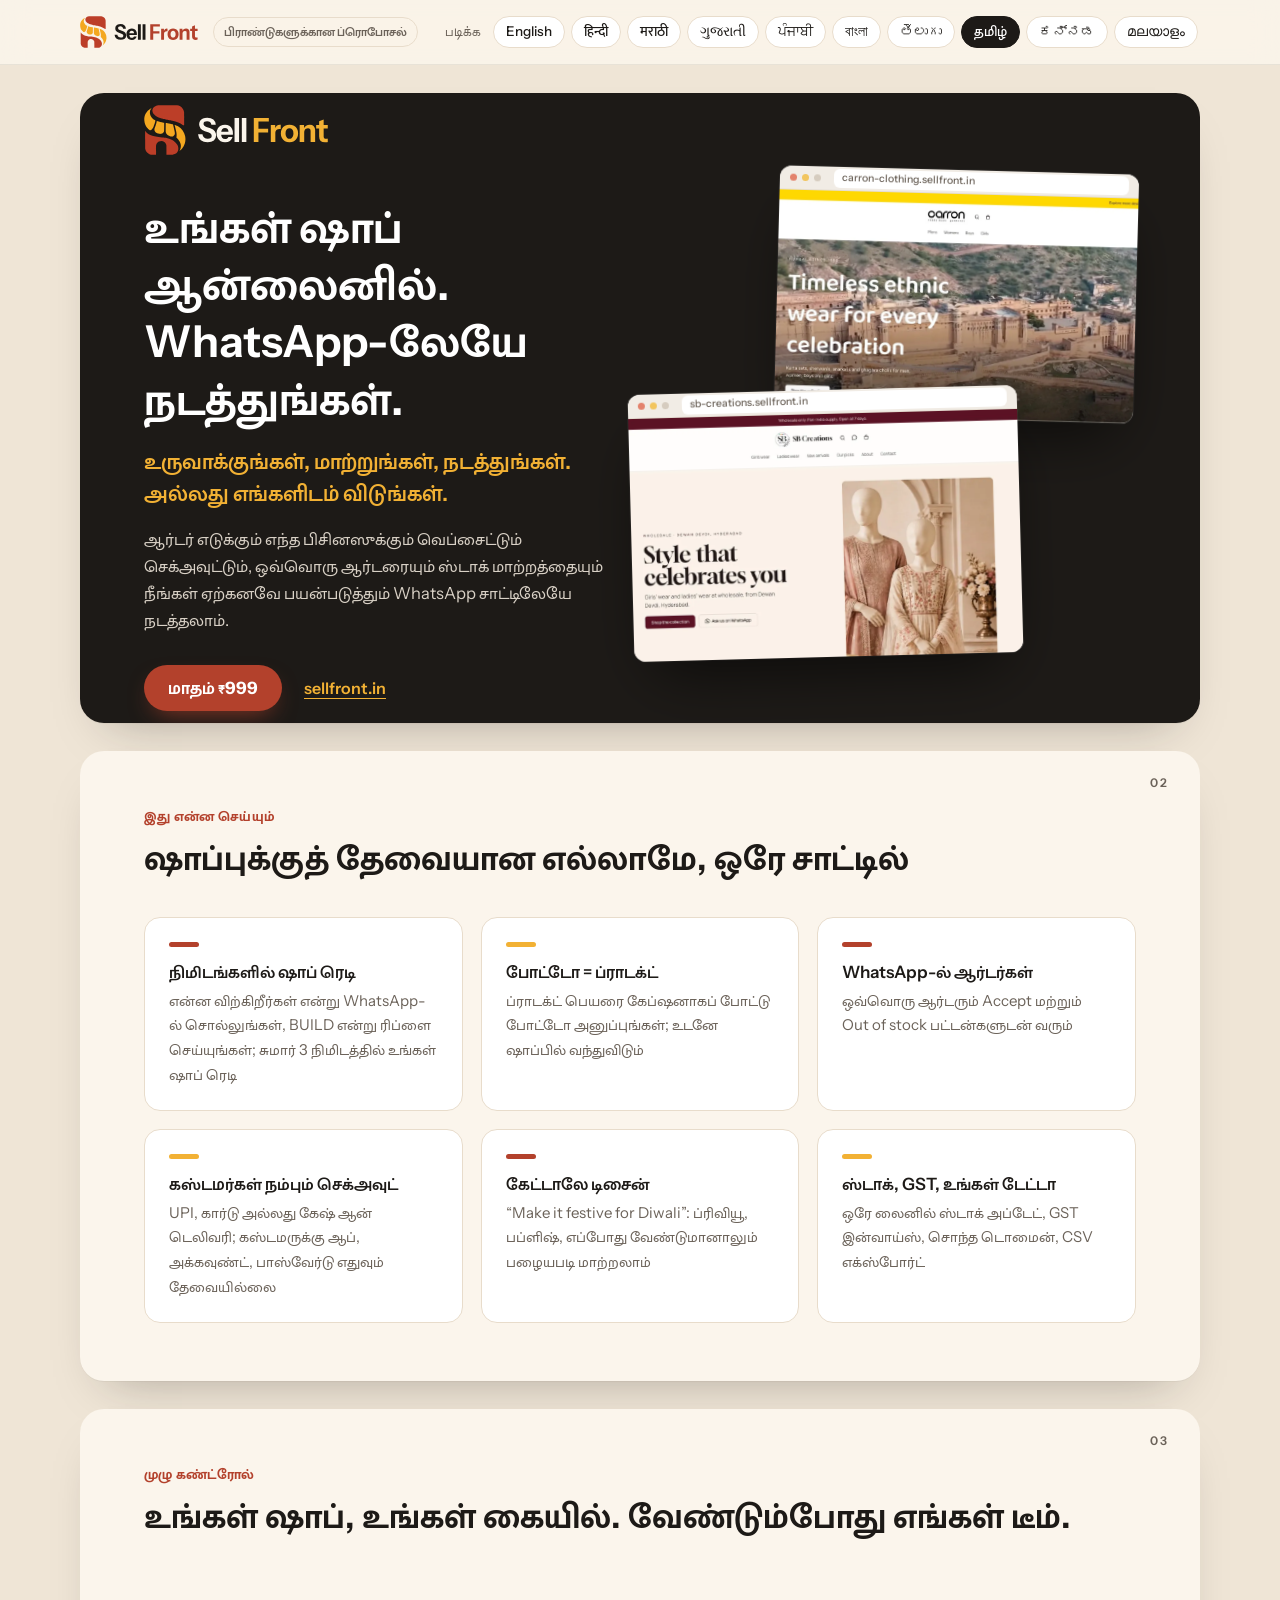
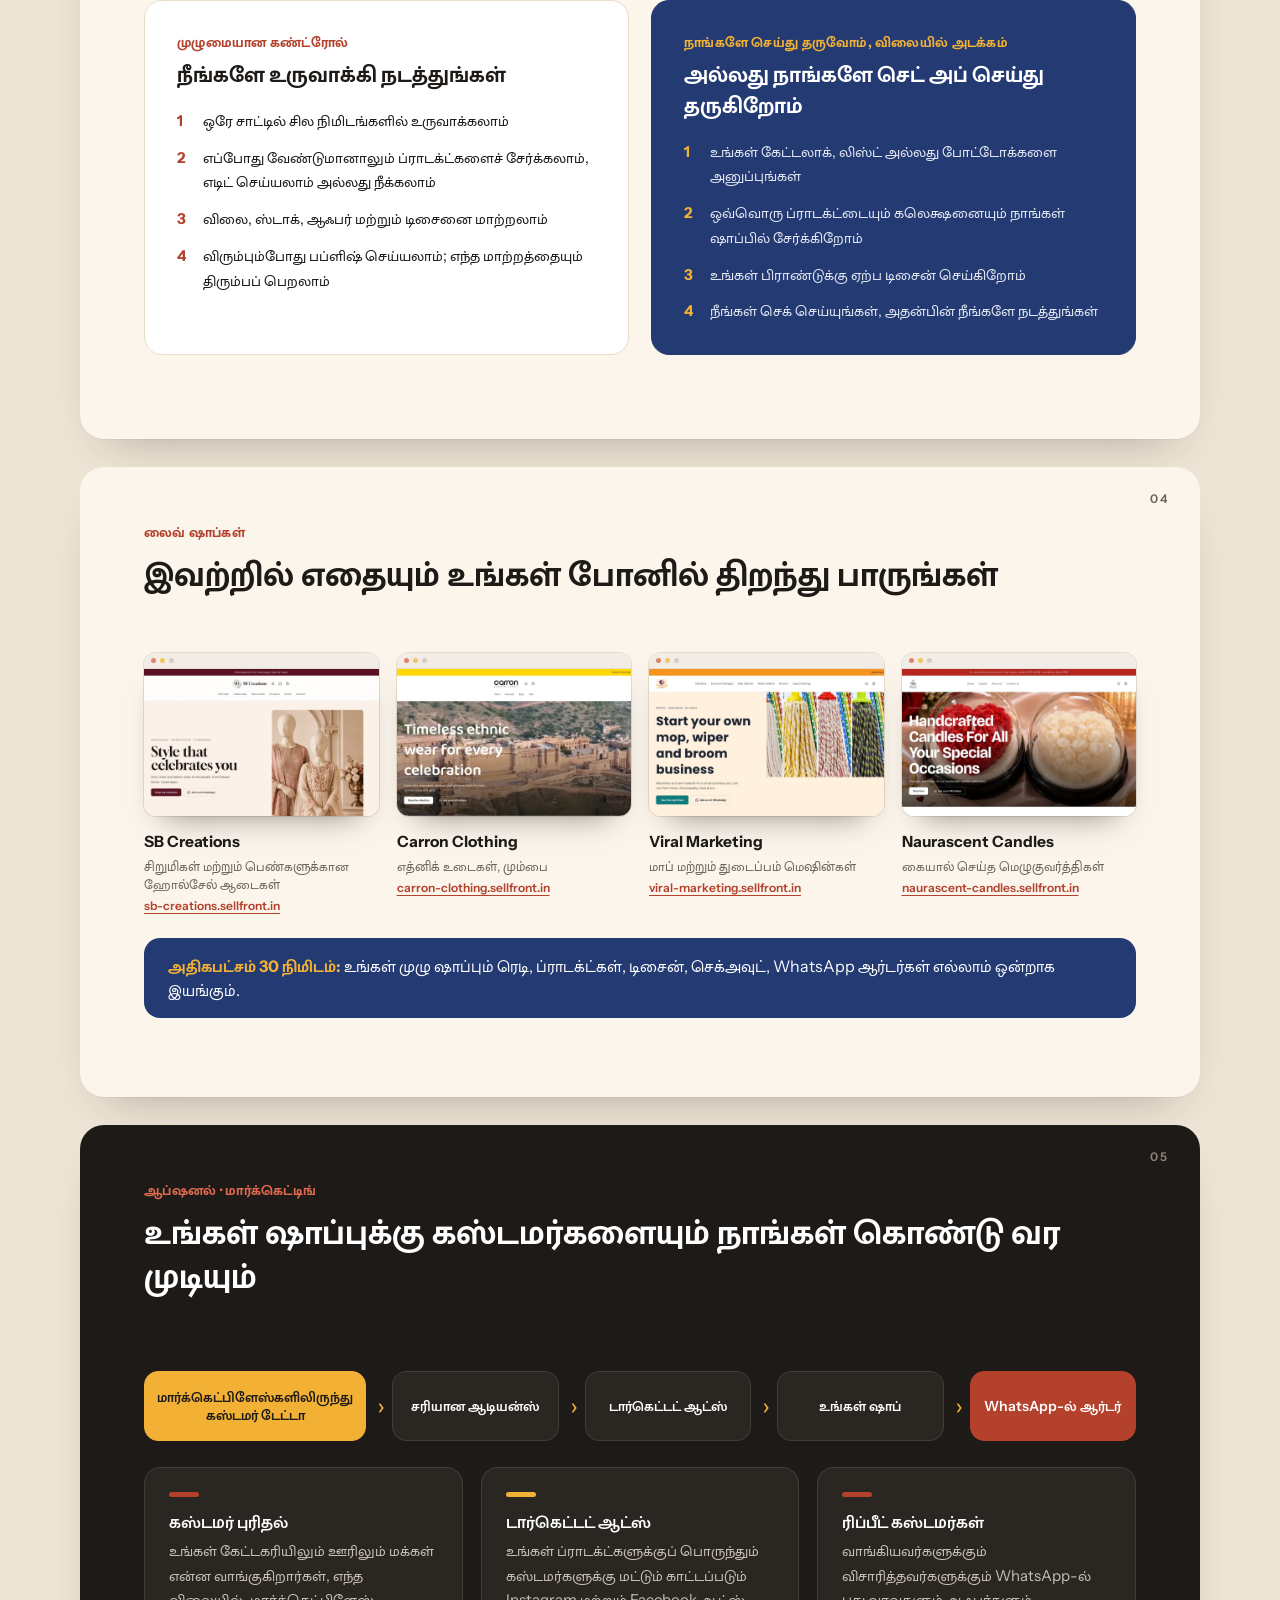
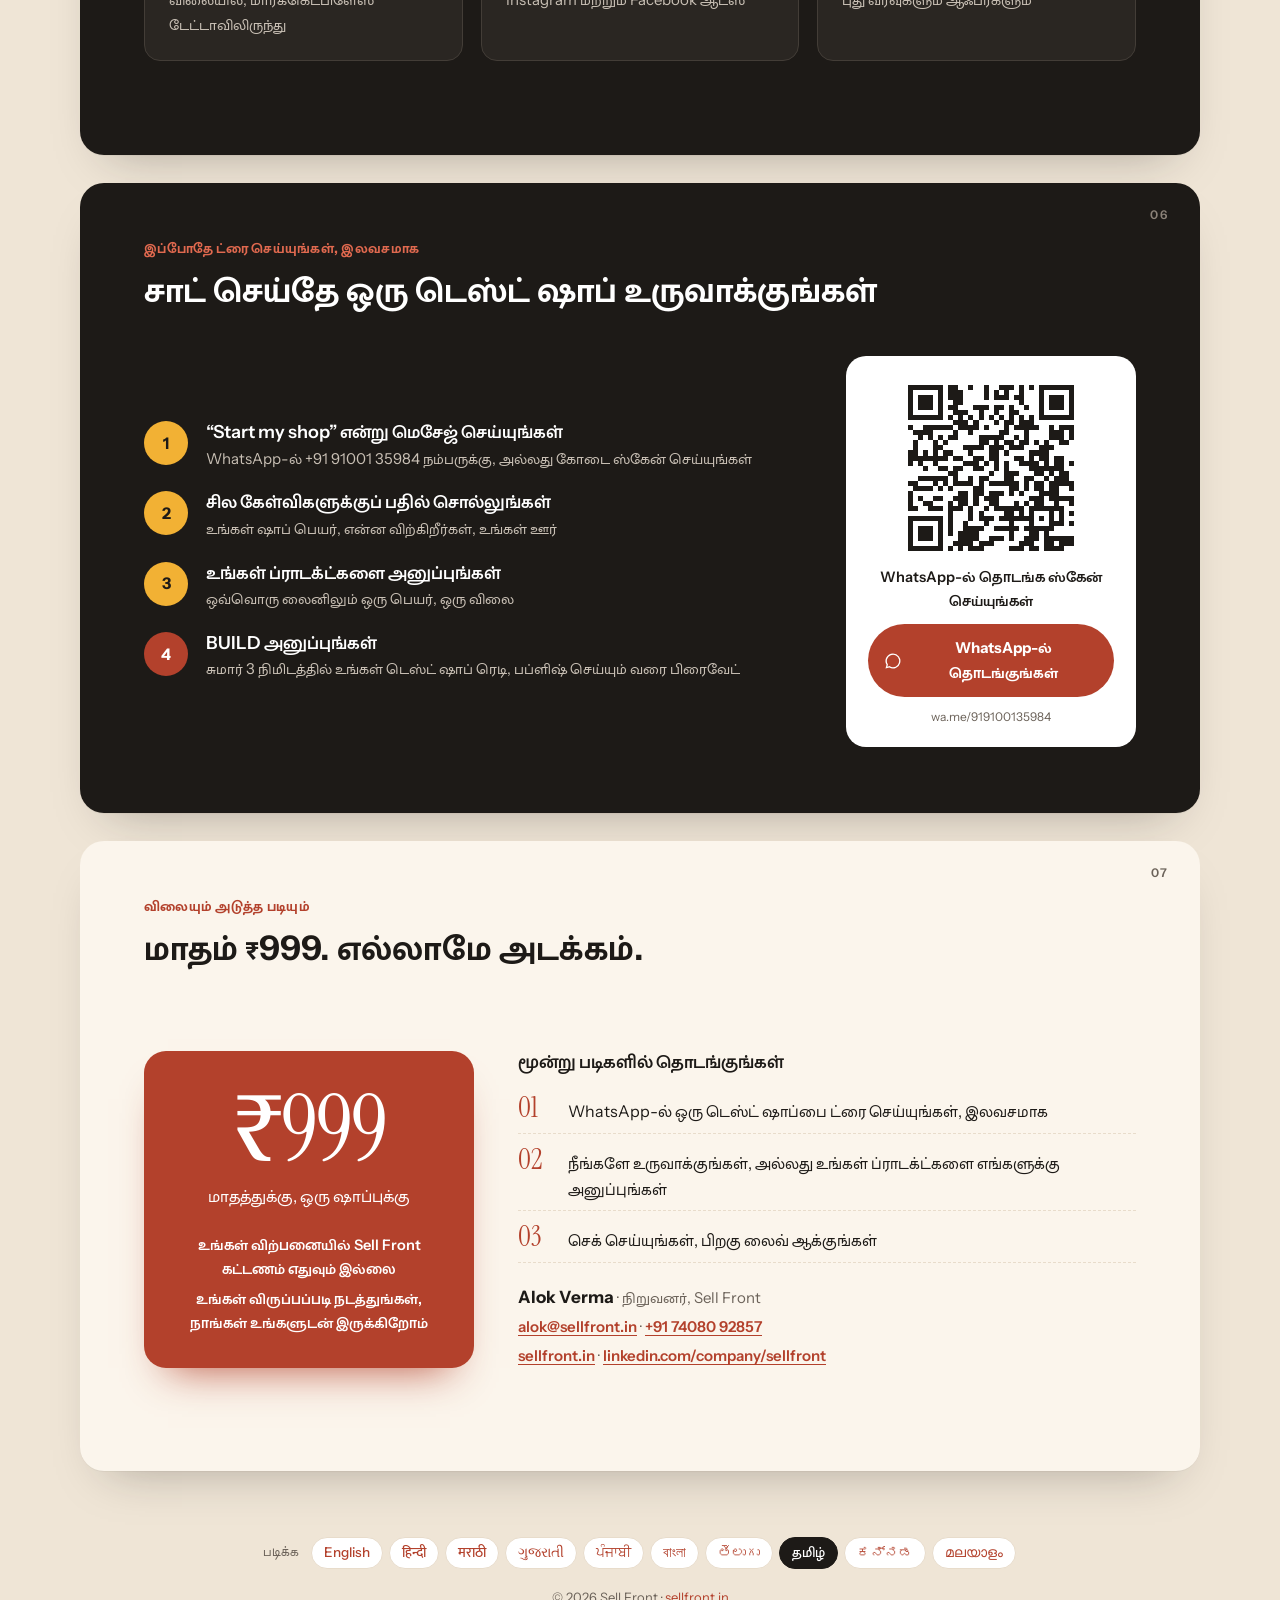
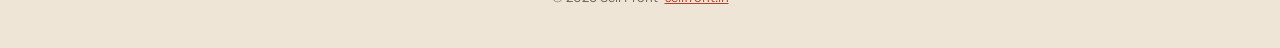
<file: ta/index.html>
<!doctype html>
<html lang="ta" data-script="indic" style="--f-script:'Mukta Malar'">
<head>
<meta charset="utf-8">
<meta name="viewport" content="width=device-width, initial-scale=1, viewport-fit=cover">
<meta name="color-scheme" content="light">
<meta name="theme-color" content="#1d1a17">
<meta name="robots" content="noindex">
<title>Sell Front: உங்கள் ஷாப் ஆன்லைனில், WhatsApp-லேயே நடத்துங்கள்</title>
<meta name="description" content="ஆர்டர் எடுக்கும் எந்த பிசினஸுக்கும் வெப்சைட்டும் செக்அவுட்டும், WhatsApp-லேயே நடத்தலாம். மாதம் ₹999.">
<link rel="canonical" href="https://alokverma2004.github.io/sellfront-proposal/ta/">
<link rel="alternate" hreflang="en" href="https://alokverma2004.github.io/sellfront-proposal/">
<link rel="alternate" hreflang="hi" href="https://alokverma2004.github.io/sellfront-proposal/hi/">
<link rel="alternate" hreflang="mr" href="https://alokverma2004.github.io/sellfront-proposal/mr/">
<link rel="alternate" hreflang="gu" href="https://alokverma2004.github.io/sellfront-proposal/gu/">
<link rel="alternate" hreflang="pa" href="https://alokverma2004.github.io/sellfront-proposal/pa/">
<link rel="alternate" hreflang="bn" href="https://alokverma2004.github.io/sellfront-proposal/bn/">
<link rel="alternate" hreflang="te" href="https://alokverma2004.github.io/sellfront-proposal/te/">
<link rel="alternate" hreflang="ta" href="https://alokverma2004.github.io/sellfront-proposal/ta/">
<link rel="alternate" hreflang="kn" href="https://alokverma2004.github.io/sellfront-proposal/kn/">
<link rel="alternate" hreflang="ml" href="https://alokverma2004.github.io/sellfront-proposal/ml/">
<link rel="alternate" hreflang="x-default" href="https://alokverma2004.github.io/sellfront-proposal/">
<meta property="og:type" content="website">
<meta property="og:site_name" content="Sell Front">
<meta property="og:title" content="Sell Front: உங்கள் ஷாப் ஆன்லைனில், WhatsApp-லேயே நடத்துங்கள்">
<meta property="og:description" content="ஆர்டர் எடுக்கும் எந்த பிசினஸுக்கும் வெப்சைட்டும் செக்அவுட்டும், WhatsApp-லேயே நடத்தலாம். மாதம் ₹999.">
<meta property="og:url" content="https://alokverma2004.github.io/sellfront-proposal/ta/">
<meta property="og:image" content="https://alokverma2004.github.io/sellfront-proposal/assets/og-ta.jpg">
<meta property="og:image:width" content="1200">
<meta property="og:image:height" content="630">
<meta property="og:locale" content="ta_IN">
<meta name="twitter:card" content="summary_large_image">
<link rel="icon" href="../assets/favicon.svg" type="image/svg+xml">
<link rel="apple-touch-icon" href="../assets/apple-touch-icon.png">
<link rel="preconnect" href="https://fonts.googleapis.com">
<link rel="preconnect" href="https://fonts.gstatic.com" crossorigin>
<link rel="stylesheet" href="https://fonts.googleapis.com/css2?family=Instrument+Sans:wght@400;500;600;700&family=Instrument+Serif:ital@0;1&display=swap">
<link rel="stylesheet" href="https://fonts.googleapis.com/css2?family=Mukta:wght@400;600;700&family=Noto+Serif:wght@400&text=%E2%82%B9&display=swap">
<link rel="stylesheet" href="https://fonts.googleapis.com/css2?family=Mukta+Malar:wght@400;500;600;700&display=swap">
<link rel="stylesheet" href="../assets/site.css?v=202611181058">
</head>
<body>
<a class="skip" href="#s1">உங்கள் ஷாப் ஆன்லைனில்.</a>
<header class="top">
  <div class="top-in">
    <a class="brand" href="./" aria-label="Sell Front"><img src="../assets/logo.svg" alt="Sell Front" width="119" height="32"></a>
    <span class="tag">பிராண்டுகளுக்கான ப்ரொபோசல்</span>
    <nav class="langs" aria-label="படிக்க">
      <span class="langs-label">படிக்க</span>
      <div class="chips"><a class="chip" href="../" hreflang="en" lang="en">English</a><a class="chip" href="../hi/" hreflang="hi" lang="hi">हिन्दी</a><a class="chip" href="../mr/" hreflang="mr" lang="mr">मराठी</a><a class="chip" href="../gu/" hreflang="gu" lang="gu">ગુજરાતી</a><a class="chip" href="../pa/" hreflang="pa" lang="pa">ਪੰਜਾਬੀ</a><a class="chip" href="../bn/" hreflang="bn" lang="bn">বাংলা</a><a class="chip" href="../te/" hreflang="te" lang="te">తెలుగు</a><a class="chip" href="./" hreflang="ta" lang="ta" aria-current="page">தமிழ்</a><a class="chip" href="../kn/" hreflang="kn" lang="kn">ಕನ್ನಡ</a><a class="chip" href="../ml/" hreflang="ml" lang="ml">മലയാളം</a></div>
    </nav>
  </div>
</header>

<main>
  <!-- 1 · Cover -->
  <section class="slide dark cover" id="s1">
    <div class="cover-text">
      <img class="cover-logo" src="../assets/logo-dark.svg" alt="Sell Front" width="186" height="50">
      <h1>உங்கள் ஷாப் ஆன்லைனில்.<br>WhatsApp-லேயே நடத்துங்கள்.</h1>
      <p class="cover-sub">உருவாக்குங்கள், மாற்றுங்கள், நடத்துங்கள். அல்லது எங்களிடம் விடுங்கள்.</p>
      <p class="cover-line">ஆர்டர் எடுக்கும் எந்த பிசினஸுக்கும் வெப்சைட்டும் செக்அவுட்டும், ஒவ்வொரு ஆர்டரையும் ஸ்டாக் மாற்றத்தையும் நீங்கள் ஏற்கனவே பயன்படுத்தும் WhatsApp சாட்டிலேயே நடத்தலாம்.</p>
      <div class="cover-cta">
        <span class="pill">மாதம் ₹999</span>
        <a class="cover-link" href="https://sellfront.in" target="_blank" rel="noopener">sellfront.in</a>
      </div>
    </div>
    <div class="cover-shots" aria-hidden="false">
      <a class="frame f1" href="https://carron-clothing.sellfront.in" target="_blank" rel="noopener">
        <span class="bar"><i></i><i></i><i></i><b>carron-clothing.sellfront.in</b></span>
        <img src="../assets/carron-clothing.webp" alt="Carron Clothing · Sell Front-ல் உருவான ஒரு ஷாப்" width="1120" height="700">
      </a>
      <a class="frame f2" href="https://sb-creations.sellfront.in" target="_blank" rel="noopener">
        <span class="bar"><i></i><i></i><i></i><b>sb-creations.sellfront.in</b></span>
        <img src="../assets/sb-creations.webp" alt="SB Creations · Sell Front-ல் உருவான ஒரு ஷாப்" width="1120" height="700">
      </a>
    </div>
  </section>

  <!-- 2 · What it does -->
  <section class="slide light" id="s2">
    <span class="num" aria-hidden="true">02</span>
    <p class="kicker">இது என்ன செய்யும்</p>
    <h2>ஷாப்புக்குத் தேவையான எல்லாமே, ஒரே சாட்டில்</h2>
    <div class="tiles">
      <article class="tile"><span class="dash"></span><h3>நிமிடங்களில் ஷாப் ரெடி</h3><p>என்ன விற்கிறீர்கள் என்று WhatsApp-ல் சொல்லுங்கள், BUILD என்று ரிப்ளை செய்யுங்கள்; சுமார் 3 நிமிடத்தில் உங்கள் ஷாப் ரெடி</p></article>
      <article class="tile"><span class="dash alt"></span><h3>போட்டோ = ப்ராடக்ட்</h3><p>ப்ராடக்ட் பெயரை கேப்ஷனாகப் போட்டு போட்டோ அனுப்புங்கள்; உடனே ஷாப்பில் வந்துவிடும்</p></article>
      <article class="tile"><span class="dash"></span><h3>WhatsApp-ல் ஆர்டர்கள்</h3><p>ஒவ்வொரு ஆர்டரும் Accept மற்றும் Out of stock பட்டன்களுடன் வரும்</p></article>
      <article class="tile"><span class="dash alt"></span><h3>கஸ்டமர்கள் நம்பும் செக்அவுட்</h3><p>UPI, கார்டு அல்லது கேஷ் ஆன் டெலிவரி; கஸ்டமருக்கு ஆப், அக்கவுண்ட், பாஸ்வேர்டு எதுவும் தேவையில்லை</p></article>
      <article class="tile"><span class="dash"></span><h3>கேட்டாலே டிசைன்</h3><p>“Make it festive for Diwali”: ப்ரிவியூ, பப்ளிஷ், எப்போது வேண்டுமானாலும் பழையபடி மாற்றலாம்</p></article>
      <article class="tile"><span class="dash alt"></span><h3>ஸ்டாக், GST, உங்கள் டேட்டா</h3><p>ஒரே லைனில் ஸ்டாக் அப்டேட், GST இன்வாய்ஸ், சொந்த டொமைன், CSV எக்ஸ்போர்ட்</p></article>
    </div>
  </section>

  <!-- 3 · Full control -->
  <section class="slide light" id="s3">
    <span class="num" aria-hidden="true">03</span>
    <p class="kicker">முழு கண்ட்ரோல்</p>
    <h2>உங்கள் ஷாப், உங்கள் கையில். வேண்டும்போது எங்கள் டீம்.</h2>
    <div class="cols">
      <article class="col">
        <p class="col-tag">முழுமையான கண்ட்ரோல்</p>
        <h3>நீங்களே உருவாக்கி நடத்துங்கள்</h3>
        <ol>
          <li>ஒரே சாட்டில் சில நிமிடங்களில் உருவாக்கலாம்</li><li>எப்போது வேண்டுமானாலும் ப்ராடக்ட்களைச் சேர்க்கலாம், எடிட் செய்யலாம் அல்லது நீக்கலாம்</li><li>விலை, ஸ்டாக், ஆஃபர் மற்றும் டிசைனை மாற்றலாம்</li><li>விரும்பும்போது பப்ளிஷ் செய்யலாம்; எந்த மாற்றத்தையும் திரும்பப் பெறலாம்</li>
        </ol>
      </article>
      <article class="col indigo">
        <p class="col-tag">நாங்களே செய்து தருவோம், விலையில் அடக்கம்</p>
        <h3>அல்லது நாங்களே செட் அப் செய்து தருகிறோம்</h3>
        <ol>
          <li>உங்கள் கேட்டலாக், லிஸ்ட் அல்லது போட்டோக்களை அனுப்புங்கள்</li><li>ஒவ்வொரு ப்ராடக்ட்டையும் கலெக்ஷனையும் நாங்கள் ஷாப்பில் சேர்க்கிறோம்</li><li>உங்கள் பிராண்டுக்கு ஏற்ப டிசைன் செய்கிறோம்</li><li>நீங்கள் செக் செய்யுங்கள், அதன்பின் நீங்களே நடத்துங்கள்</li>
        </ol>
      </article>
    </div>
  </section>

  <!-- 4 · Live shops -->
  <section class="slide light" id="s4">
    <span class="num" aria-hidden="true">04</span>
    <p class="kicker">லைவ் ஷாப்கள்</p>
    <h2>இவற்றில் எதையும் உங்கள் போனில் திறந்து பாருங்கள்</h2>
    <div class="shops">
      <a class="shop" href="https://sb-creations.sellfront.in" target="_blank" rel="noopener">
        <span class="frame"><span class="bar"><i></i><i></i><i></i></span><img src="../assets/sb-creations.webp" alt="SB Creations · Sell Front-ல் உருவான ஒரு ஷாப்" width="1120" height="700" loading="lazy"></span>
        <strong>SB Creations</strong><span class="what">சிறுமிகள் மற்றும் பெண்களுக்கான ஹோல்சேல் ஆடைகள்</span><span class="url">sb-creations.sellfront.in</span>
      </a>
      <a class="shop" href="https://carron-clothing.sellfront.in" target="_blank" rel="noopener">
        <span class="frame"><span class="bar"><i></i><i></i><i></i></span><img src="../assets/carron-clothing.webp" alt="Carron Clothing · Sell Front-ல் உருவான ஒரு ஷாப்" width="1120" height="700" loading="lazy"></span>
        <strong>Carron Clothing</strong><span class="what">எத்னிக் உடைகள், மும்பை</span><span class="url">carron-clothing.sellfront.in</span>
      </a>
      <a class="shop" href="https://viral-marketing.sellfront.in" target="_blank" rel="noopener">
        <span class="frame"><span class="bar"><i></i><i></i><i></i></span><img src="../assets/viral-marketing.webp" alt="Viral Marketing · Sell Front-ல் உருவான ஒரு ஷாப்" width="1120" height="700" loading="lazy"></span>
        <strong>Viral Marketing</strong><span class="what">மாப் மற்றும் துடைப்பம் மெஷின்கள்</span><span class="url">viral-marketing.sellfront.in</span>
      </a>
      <a class="shop" href="https://naurascent-candles.sellfront.in" target="_blank" rel="noopener">
        <span class="frame"><span class="bar"><i></i><i></i><i></i></span><img src="../assets/naurascent-candles.webp" alt="Naurascent Candles · Sell Front-ல் உருவான ஒரு ஷாப்" width="1120" height="700" loading="lazy"></span>
        <strong>Naurascent Candles</strong><span class="what">கையால் செய்த மெழுகுவர்த்திகள்</span><span class="url">naurascent-candles.sellfront.in</span>
      </a>
    </div>
    <p class="band"><b>அதிகபட்சம் 30 நிமிடம்:</b> உங்கள் முழு ஷாப்பும் ரெடி, ப்ராடக்ட்கள், டிசைன், செக்அவுட், WhatsApp ஆர்டர்கள் எல்லாம் ஒன்றாக இயங்கும்.</p>
  </section>

  <!-- 5 · Marketing -->
  <section class="slide dark" id="s5">
    <span class="num" aria-hidden="true">05</span>
    <p class="kicker">ஆப்ஷனல் · மார்க்கெட்டிங்</p>
    <h2>உங்கள் ஷாப்புக்கு கஸ்டமர்களையும் நாங்கள் கொண்டு வர முடியும்</h2>
    <ol class="flow">
      <li class="first">மார்க்கெட்பிளேஸ்களிலிருந்து கஸ்டமர் டேட்டா</li><li>சரியான ஆடியன்ஸ்</li><li>டார்கெட்டட் ஆட்ஸ்</li><li>உங்கள் ஷாப்</li><li class="last">WhatsApp-ல் ஆர்டர்</li>
    </ol>
    <div class="tiles three">
      <article class="tile"><span class="dash"></span><h3>கஸ்டமர் புரிதல்</h3><p>உங்கள் கேட்டகரியிலும் ஊரிலும் மக்கள் என்ன வாங்குகிறார்கள், எந்த விலையில், மார்க்கெட்பிளேஸ் டேட்டாவிலிருந்து</p></article>
      <article class="tile"><span class="dash alt"></span><h3>டார்கெட்டட் ஆட்ஸ்</h3><p>உங்கள் ப்ராடக்ட்களுக்குப் பொருந்தும் கஸ்டமர்களுக்கு மட்டும் காட்டப்படும் Instagram மற்றும் Facebook ஆட்ஸ்</p></article>
      <article class="tile"><span class="dash"></span><h3>ரிப்பீட் கஸ்டமர்கள்</h3><p>வாங்கியவர்களுக்கும் விசாரித்தவர்களுக்கும் WhatsApp-ல் புது வரவுகளும் ஆஃபர்களும்</p></article>
    </div>
  </section>

  <!-- 6 · Try it -->
  <section class="slide dark" id="s6">
    <span class="num" aria-hidden="true">06</span>
    <p class="kicker">இப்போதே ட்ரை செய்யுங்கள், இலவசமாக</p>
    <h2>சாட் செய்தே ஒரு டெஸ்ட் ஷாப் உருவாக்குங்கள்</h2>
    <div class="try">
      <ol class="steps">
        <li><span class="dot">1</span><div><h3>“Start my shop” என்று மெசேஜ் செய்யுங்கள்</h3><p>WhatsApp-ல் +91 91001 35984 நம்பருக்கு, அல்லது கோடை ஸ்கேன் செய்யுங்கள்</p></div></li>
        <li><span class="dot">2</span><div><h3>சில கேள்விகளுக்குப் பதில் சொல்லுங்கள்</h3><p>உங்கள் ஷாப் பெயர், என்ன விற்கிறீர்கள், உங்கள் ஊர்</p></div></li>
        <li><span class="dot">3</span><div><h3>உங்கள் ப்ராடக்ட்களை அனுப்புங்கள்</h3><p>ஒவ்வொரு லைனிலும் ஒரு பெயர், ஒரு விலை</p></div></li>
        <li><span class="dot red">4</span><div><h3>BUILD அனுப்புங்கள்</h3><p>சுமார் 3 நிமிடத்தில் உங்கள் டெஸ்ட் ஷாப் ரெடி, பப்ளிஷ் செய்யும் வரை பிரைவேட்</p></div></li>
      </ol>
      <div class="qr-card">
        <img class="qr" src="../assets/qr.png" alt="WhatsApp-ல் தொடங்க ஸ்கேன் செய்யுங்கள்" width="200" height="200">
        <p class="qr-label">WhatsApp-ல் தொடங்க ஸ்கேன் செய்யுங்கள்</p>
        <a class="wa-btn" href="https://wa.me/919100135984?text=Start%20my%20shop" target="_blank" rel="noopener">
          <svg viewBox="0 0 24 24" width="20" height="20" aria-hidden="true"><path fill="currentColor" d="M12 2a10 10 0 0 0-8.6 15.1L2 22l5-1.3A10 10 0 1 0 12 2Zm0 18.2a8.2 8.2 0 0 1-4.2-1.2l-.3-.2-3 .8.8-2.9-.2-.3A8.2 8.2 0 1 1 12 20.2Z"/></svg>
          WhatsApp-ல் தொடங்குங்கள்
        </a>
        <span class="wa-url">wa.me/919100135984</span>
      </div>
    </div>
  </section>

  <!-- 7 · Price -->
  <section class="slide light" id="s7">
    <span class="num" aria-hidden="true">07</span>
    <p class="kicker">விலையும் அடுத்த படியும்</p>
    <h2>மாதம் ₹999. எல்லாமே அடக்கம்.</h2>
    <div class="price">
      <div class="price-card">
        <p class="amount">₹999</p>
        <p class="per">மாதத்துக்கு, ஒரு ஷாப்புக்கு</p>
        <p class="notes"><span>உங்கள் விற்பனையில் Sell Front கட்டணம் எதுவும் இல்லை</span><span>உங்கள் விருப்பப்படி நடத்துங்கள், நாங்கள் உங்களுடன் இருக்கிறோம்</span></p>
      </div>
      <div class="next">
        <h3>மூன்று படிகளில் தொடங்குங்கள்</h3>
        <ol class="big-steps">
          <li><span>01</span>WhatsApp-ல் ஒரு டெஸ்ட் ஷாப்பை ட்ரை செய்யுங்கள், இலவசமாக</li>
          <li><span>02</span>நீங்களே உருவாக்குங்கள், அல்லது உங்கள் ப்ராடக்ட்களை எங்களுக்கு அனுப்புங்கள்</li>
          <li><span>03</span>செக் செய்யுங்கள், பிறகு லைவ் ஆக்குங்கள்</li>
        </ol>
        <div class="contact">
          <p class="who"><b>Alok Verma</b> · நிறுவனர், Sell Front</p>
          <p><a href="mailto:alok@sellfront.in">alok@sellfront.in</a> · <a href="tel:+917408092857">+91 74080 92857</a></p>
          <p><a href="https://sellfront.in" target="_blank" rel="noopener">sellfront.in</a> · <a href="https://www.linkedin.com/company/sellfront/" target="_blank" rel="noopener">linkedin.com/company/sellfront</a></p>
        </div>
      </div>
    </div>
  </section>
</main>

<footer class="foot">
  <nav class="langs" aria-label="படிக்க">
    <span class="langs-label">படிக்க</span>
    <div class="chips"><a class="chip" href="../" hreflang="en" lang="en">English</a><a class="chip" href="../hi/" hreflang="hi" lang="hi">हिन्दी</a><a class="chip" href="../mr/" hreflang="mr" lang="mr">मराठी</a><a class="chip" href="../gu/" hreflang="gu" lang="gu">ગુજરાતી</a><a class="chip" href="../pa/" hreflang="pa" lang="pa">ਪੰਜਾਬੀ</a><a class="chip" href="../bn/" hreflang="bn" lang="bn">বাংলা</a><a class="chip" href="../te/" hreflang="te" lang="te">తెలుగు</a><a class="chip" href="./" hreflang="ta" lang="ta" aria-current="page">தமிழ்</a><a class="chip" href="../kn/" hreflang="kn" lang="kn">ಕನ್ನಡ</a><a class="chip" href="../ml/" hreflang="ml" lang="ml">മലയാളം</a></div>
  </nav>
  <p>© 2026 Sell Front · <a href="https://sellfront.in" target="_blank" rel="noopener">sellfront.in</a></p>
</footer>
<script src="../assets/site.js?v=202611181058" defer></script>
</body>
</html>
</file>
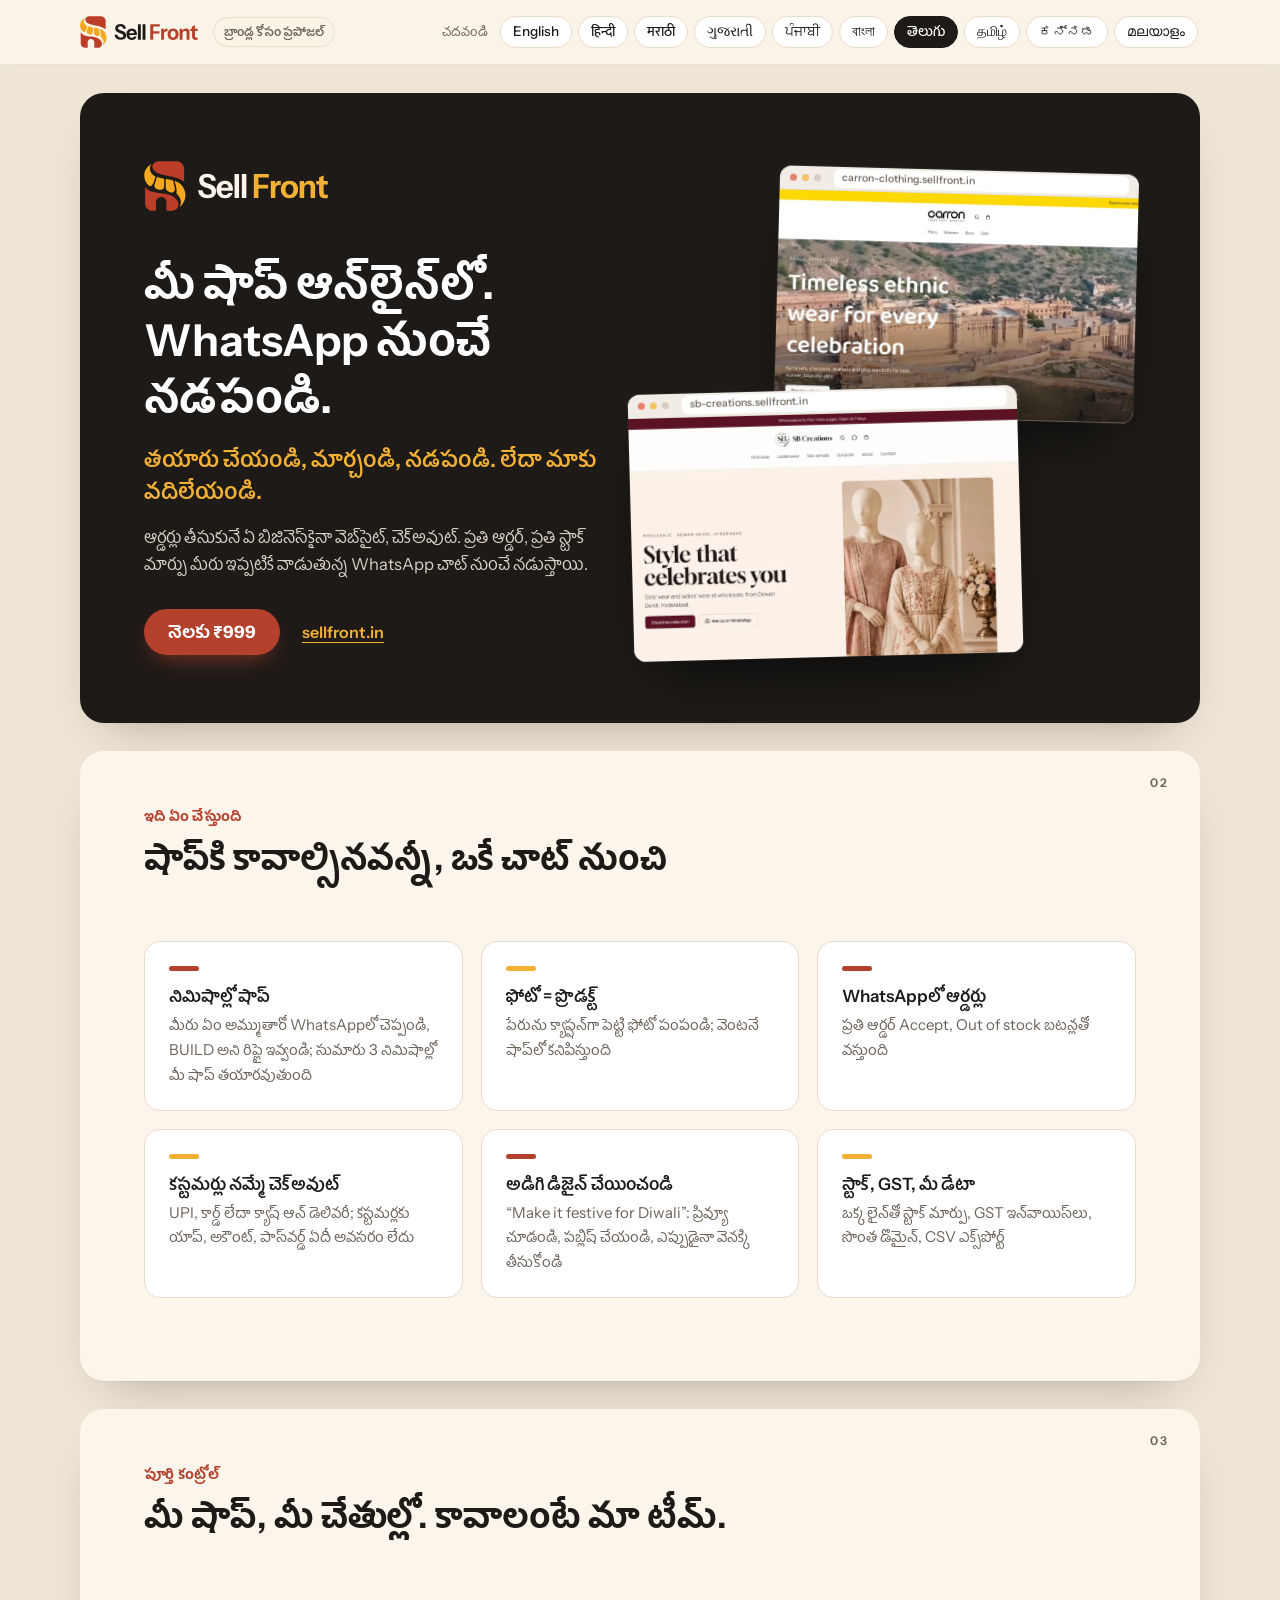
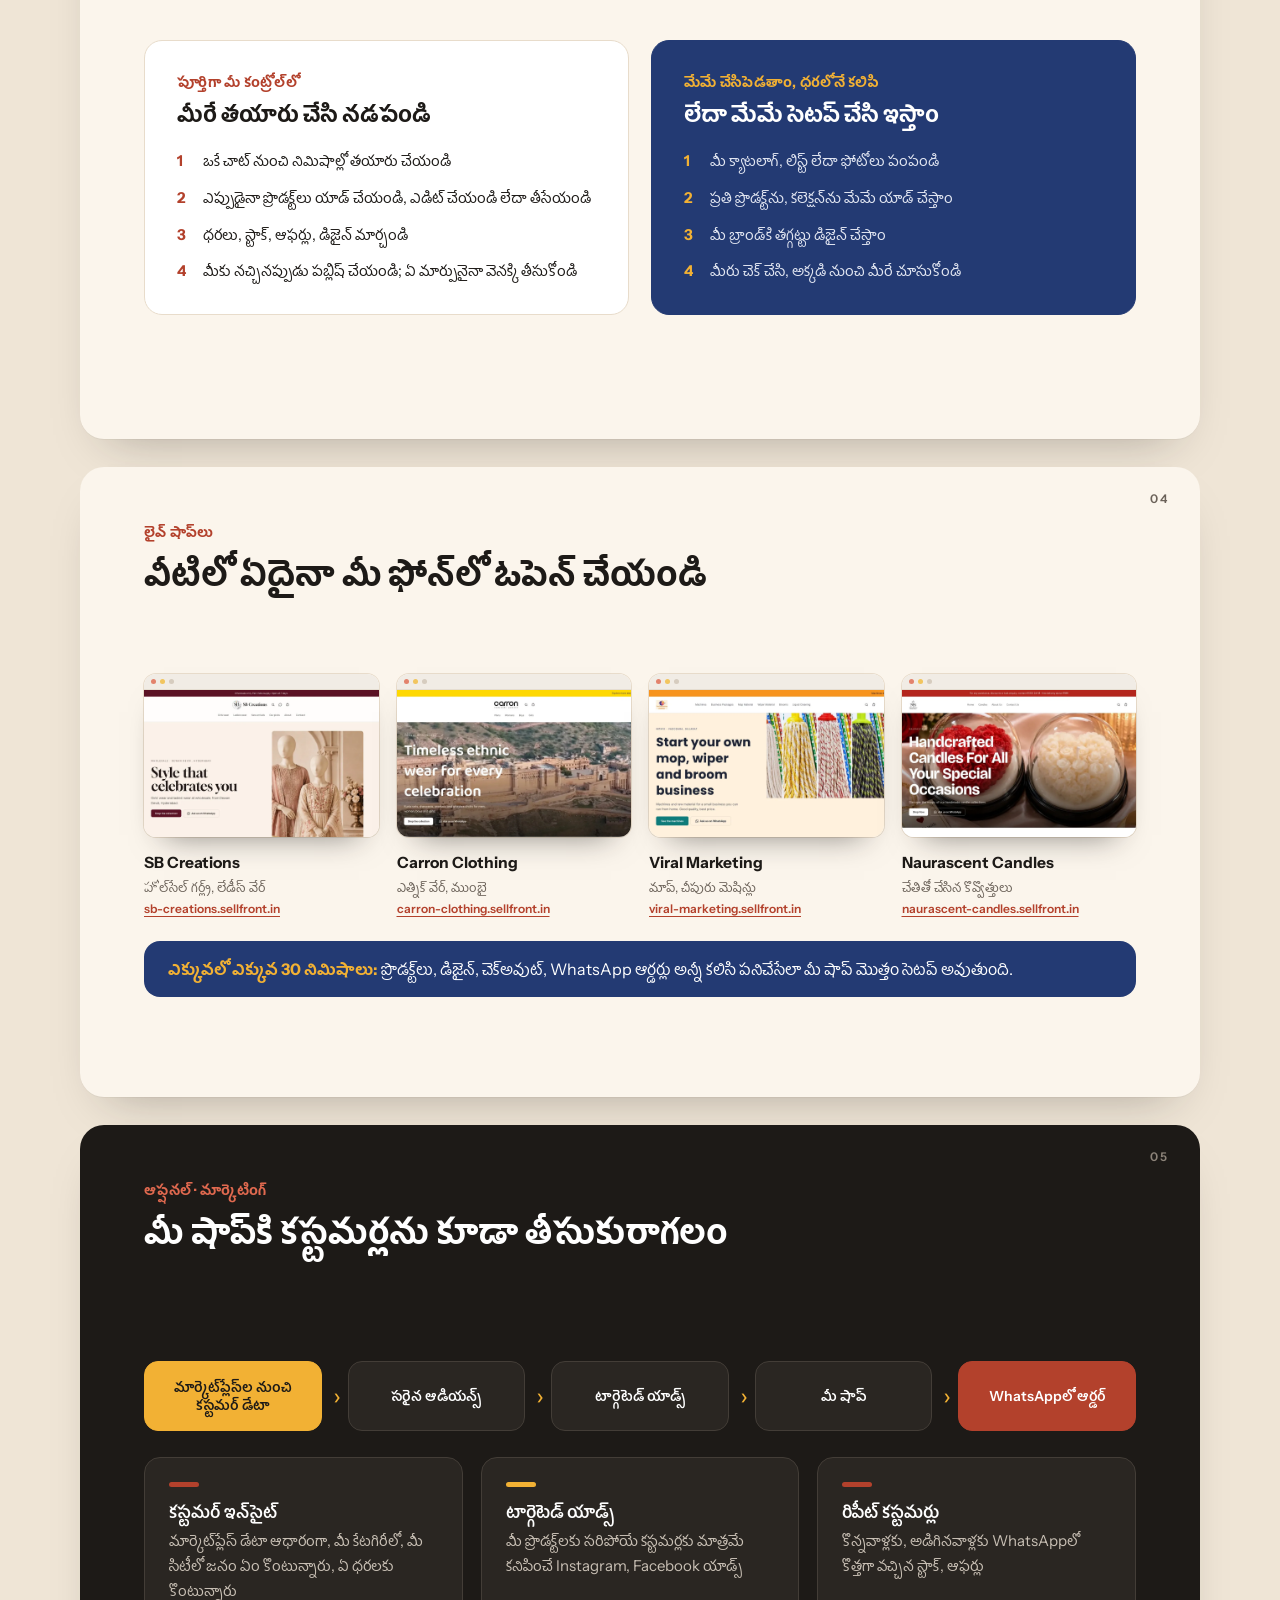
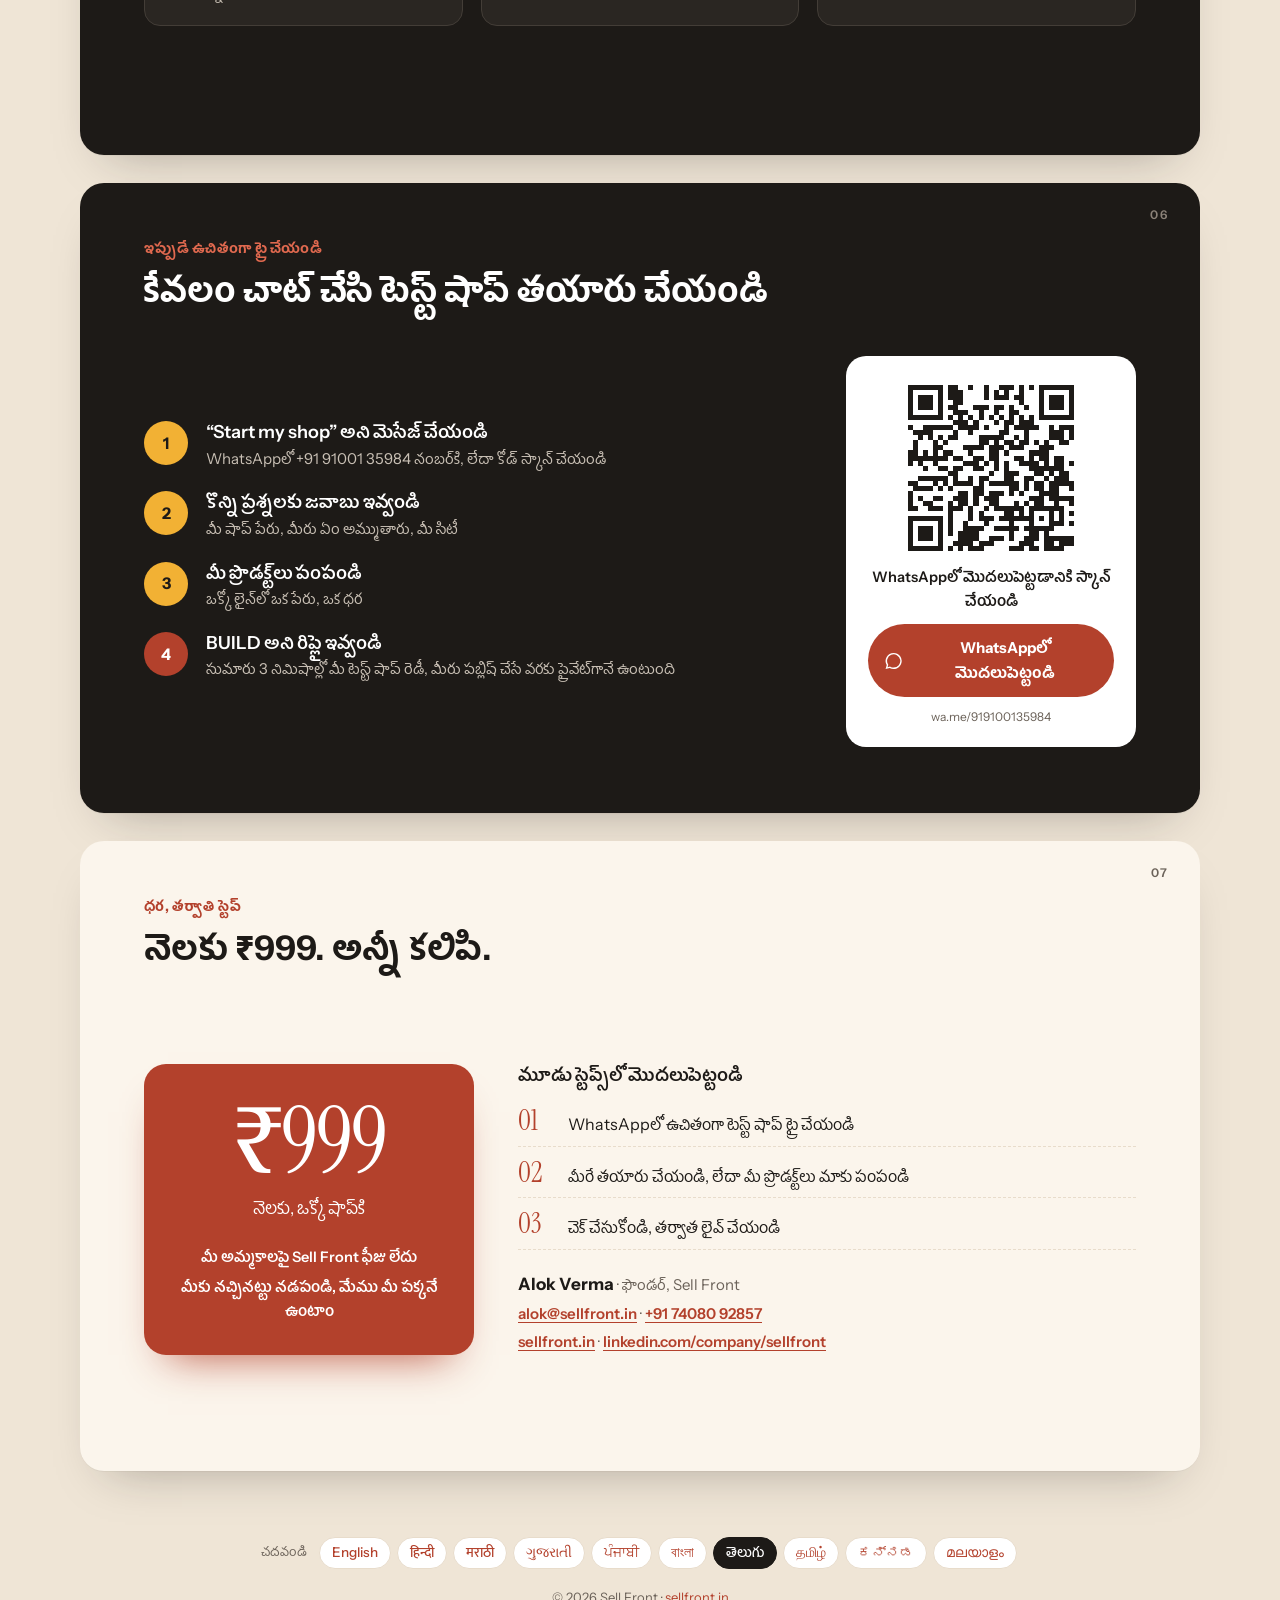
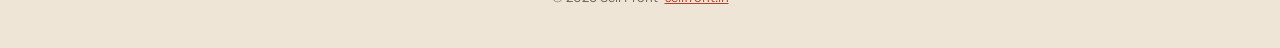
<file: te/index.html>
<!doctype html>
<html lang="te" data-script="indic" style="--f-script:'Hind Guntur'">
<head>
<meta charset="utf-8">
<meta name="viewport" content="width=device-width, initial-scale=1, viewport-fit=cover">
<meta name="color-scheme" content="light">
<meta name="theme-color" content="#1d1a17">
<meta name="robots" content="noindex">
<title>Sell Front: మీ షాప్ ఆన్‌లైన్‌లో, WhatsApp నుంచే నడపండి</title>
<meta name="description" content="ఆర్డర్లు తీసుకునే ఏ బిజినెస్‌కైనా WhatsApp నుంచే నడిపే వెబ్‌సైట్, చెక్అవుట్. నెలకు ₹999.">
<link rel="canonical" href="https://alokverma2004.github.io/sellfront-proposal/te/">
<link rel="alternate" hreflang="en" href="https://alokverma2004.github.io/sellfront-proposal/">
<link rel="alternate" hreflang="hi" href="https://alokverma2004.github.io/sellfront-proposal/hi/">
<link rel="alternate" hreflang="mr" href="https://alokverma2004.github.io/sellfront-proposal/mr/">
<link rel="alternate" hreflang="gu" href="https://alokverma2004.github.io/sellfront-proposal/gu/">
<link rel="alternate" hreflang="pa" href="https://alokverma2004.github.io/sellfront-proposal/pa/">
<link rel="alternate" hreflang="bn" href="https://alokverma2004.github.io/sellfront-proposal/bn/">
<link rel="alternate" hreflang="te" href="https://alokverma2004.github.io/sellfront-proposal/te/">
<link rel="alternate" hreflang="ta" href="https://alokverma2004.github.io/sellfront-proposal/ta/">
<link rel="alternate" hreflang="kn" href="https://alokverma2004.github.io/sellfront-proposal/kn/">
<link rel="alternate" hreflang="ml" href="https://alokverma2004.github.io/sellfront-proposal/ml/">
<link rel="alternate" hreflang="x-default" href="https://alokverma2004.github.io/sellfront-proposal/">
<meta property="og:type" content="website">
<meta property="og:site_name" content="Sell Front">
<meta property="og:title" content="Sell Front: మీ షాప్ ఆన్‌లైన్‌లో, WhatsApp నుంచే నడపండి">
<meta property="og:description" content="ఆర్డర్లు తీసుకునే ఏ బిజినెస్‌కైనా WhatsApp నుంచే నడిపే వెబ్‌సైట్, చెక్అవుట్. నెలకు ₹999.">
<meta property="og:url" content="https://alokverma2004.github.io/sellfront-proposal/te/">
<meta property="og:image" content="https://alokverma2004.github.io/sellfront-proposal/assets/og-te.jpg">
<meta property="og:image:width" content="1200">
<meta property="og:image:height" content="630">
<meta property="og:locale" content="te_IN">
<meta name="twitter:card" content="summary_large_image">
<link rel="icon" href="../assets/favicon.svg" type="image/svg+xml">
<link rel="apple-touch-icon" href="../assets/apple-touch-icon.png">
<link rel="preconnect" href="https://fonts.googleapis.com">
<link rel="preconnect" href="https://fonts.gstatic.com" crossorigin>
<link rel="stylesheet" href="https://fonts.googleapis.com/css2?family=Instrument+Sans:wght@400;500;600;700&family=Instrument+Serif:ital@0;1&display=swap">
<link rel="stylesheet" href="https://fonts.googleapis.com/css2?family=Mukta:wght@400;600;700&family=Noto+Serif:wght@400&text=%E2%82%B9&display=swap">
<link rel="stylesheet" href="https://fonts.googleapis.com/css2?family=Hind+Guntur:wght@400;500;600;700&display=swap">
<link rel="stylesheet" href="../assets/site.css?v=202611181058">
</head>
<body>
<a class="skip" href="#s1">మీ షాప్ ఆన్‌లైన్‌లో.</a>
<header class="top">
  <div class="top-in">
    <a class="brand" href="./" aria-label="Sell Front"><img src="../assets/logo.svg" alt="Sell Front" width="119" height="32"></a>
    <span class="tag">బ్రాండ్ల కోసం ప్రపోజల్</span>
    <nav class="langs" aria-label="చదవండి">
      <span class="langs-label">చదవండి</span>
      <div class="chips"><a class="chip" href="../" hreflang="en" lang="en">English</a><a class="chip" href="../hi/" hreflang="hi" lang="hi">हिन्दी</a><a class="chip" href="../mr/" hreflang="mr" lang="mr">मराठी</a><a class="chip" href="../gu/" hreflang="gu" lang="gu">ગુજરાતી</a><a class="chip" href="../pa/" hreflang="pa" lang="pa">ਪੰਜਾਬੀ</a><a class="chip" href="../bn/" hreflang="bn" lang="bn">বাংলা</a><a class="chip" href="./" hreflang="te" lang="te" aria-current="page">తెలుగు</a><a class="chip" href="../ta/" hreflang="ta" lang="ta">தமிழ்</a><a class="chip" href="../kn/" hreflang="kn" lang="kn">ಕನ್ನಡ</a><a class="chip" href="../ml/" hreflang="ml" lang="ml">മലയാളം</a></div>
    </nav>
  </div>
</header>

<main>
  <!-- 1 · Cover -->
  <section class="slide dark cover" id="s1">
    <div class="cover-text">
      <img class="cover-logo" src="../assets/logo-dark.svg" alt="Sell Front" width="186" height="50">
      <h1>మీ షాప్ ఆన్‌లైన్‌లో.<br>WhatsApp నుంచే నడపండి.</h1>
      <p class="cover-sub">తయారు చేయండి, మార్చండి, నడపండి. లేదా మాకు వదిలేయండి.</p>
      <p class="cover-line">ఆర్డర్లు తీసుకునే ఏ బిజినెస్‌కైనా వెబ్‌సైట్, చెక్అవుట్. ప్రతి ఆర్డర్, ప్రతి స్టాక్ మార్పు మీరు ఇప్పటికే వాడుతున్న WhatsApp చాట్ నుంచే నడుస్తాయి.</p>
      <div class="cover-cta">
        <span class="pill">నెలకు ₹999</span>
        <a class="cover-link" href="https://sellfront.in" target="_blank" rel="noopener">sellfront.in</a>
      </div>
    </div>
    <div class="cover-shots" aria-hidden="false">
      <a class="frame f1" href="https://carron-clothing.sellfront.in" target="_blank" rel="noopener">
        <span class="bar"><i></i><i></i><i></i><b>carron-clothing.sellfront.in</b></span>
        <img src="../assets/carron-clothing.webp" alt="Carron Clothing · Sell Frontలో తయారైన షాప్" width="1120" height="700">
      </a>
      <a class="frame f2" href="https://sb-creations.sellfront.in" target="_blank" rel="noopener">
        <span class="bar"><i></i><i></i><i></i><b>sb-creations.sellfront.in</b></span>
        <img src="../assets/sb-creations.webp" alt="SB Creations · Sell Frontలో తయారైన షాప్" width="1120" height="700">
      </a>
    </div>
  </section>

  <!-- 2 · What it does -->
  <section class="slide light" id="s2">
    <span class="num" aria-hidden="true">02</span>
    <p class="kicker">ఇది ఏం చేస్తుంది</p>
    <h2>షాప్‌కి కావాల్సినవన్నీ, ఒకే చాట్ నుంచి</h2>
    <div class="tiles">
      <article class="tile"><span class="dash"></span><h3>నిమిషాల్లో షాప్</h3><p>మీరు ఏం అమ్ముతారో WhatsAppలో చెప్పండి, BUILD అని రిప్లై ఇవ్వండి; సుమారు 3 నిమిషాల్లో మీ షాప్ తయారవుతుంది</p></article>
      <article class="tile"><span class="dash alt"></span><h3>ఫోటో = ప్రొడక్ట్</h3><p>పేరును క్యాప్షన్‌గా పెట్టి ఫోటో పంపండి; వెంటనే షాప్‌లో కనిపిస్తుంది</p></article>
      <article class="tile"><span class="dash"></span><h3>WhatsAppలో ఆర్డర్లు</h3><p>ప్రతి ఆర్డర్ Accept, Out of stock బటన్లతో వస్తుంది</p></article>
      <article class="tile"><span class="dash alt"></span><h3>కస్టమర్లు నమ్మే చెక్అవుట్</h3><p>UPI, కార్డ్ లేదా క్యాష్ ఆన్ డెలివరీ; కస్టమర్లకు యాప్, అకౌంట్, పాస్‌వర్డ్ ఏదీ అవసరం లేదు</p></article>
      <article class="tile"><span class="dash"></span><h3>అడిగి డిజైన్ చేయించండి</h3><p>“Make it festive for Diwali”: ప్రివ్యూ చూడండి, పబ్లిష్ చేయండి, ఎప్పుడైనా వెనక్కి తీసుకోండి</p></article>
      <article class="tile"><span class="dash alt"></span><h3>స్టాక్, GST, మీ డేటా</h3><p>ఒక్క లైన్‌తో స్టాక్ మార్పు, GST ఇన్‌వాయిస్‌లు, సొంత డొమైన్, CSV ఎక్స్‌పోర్ట్</p></article>
    </div>
  </section>

  <!-- 3 · Full control -->
  <section class="slide light" id="s3">
    <span class="num" aria-hidden="true">03</span>
    <p class="kicker">పూర్తి కంట్రోల్</p>
    <h2>మీ షాప్, మీ చేతుల్లో. కావాలంటే మా టీమ్.</h2>
    <div class="cols">
      <article class="col">
        <p class="col-tag">పూర్తిగా మీ కంట్రోల్‌లో</p>
        <h3>మీరే తయారు చేసి నడపండి</h3>
        <ol>
          <li>ఒకే చాట్ నుంచి నిమిషాల్లో తయారు చేయండి</li><li>ఎప్పుడైనా ప్రొడక్ట్‌లు యాడ్ చేయండి, ఎడిట్ చేయండి లేదా తీసేయండి</li><li>ధరలు, స్టాక్, ఆఫర్లు, డిజైన్ మార్చండి</li><li>మీకు నచ్చినప్పుడు పబ్లిష్ చేయండి; ఏ మార్పునైనా వెనక్కి తీసుకోండి</li>
        </ol>
      </article>
      <article class="col indigo">
        <p class="col-tag">మేమే చేసిపెడతాం, ధరలోనే కలిపి</p>
        <h3>లేదా మేమే సెటప్ చేసి ఇస్తాం</h3>
        <ol>
          <li>మీ క్యాటలాగ్, లిస్ట్ లేదా ఫోటోలు పంపండి</li><li>ప్రతి ప్రొడక్ట్‌ను, కలెక్షన్‌ను మేమే యాడ్ చేస్తాం</li><li>మీ బ్రాండ్‌కి తగ్గట్టు డిజైన్ చేస్తాం</li><li>మీరు చెక్ చేసి, అక్కడి నుంచి మీరే చూసుకోండి</li>
        </ol>
      </article>
    </div>
  </section>

  <!-- 4 · Live shops -->
  <section class="slide light" id="s4">
    <span class="num" aria-hidden="true">04</span>
    <p class="kicker">లైవ్ షాప్‌లు</p>
    <h2>వీటిలో ఏదైనా మీ ఫోన్‌లో ఓపెన్ చేయండి</h2>
    <div class="shops">
      <a class="shop" href="https://sb-creations.sellfront.in" target="_blank" rel="noopener">
        <span class="frame"><span class="bar"><i></i><i></i><i></i></span><img src="../assets/sb-creations.webp" alt="SB Creations · Sell Frontలో తయారైన షాప్" width="1120" height="700" loading="lazy"></span>
        <strong>SB Creations</strong><span class="what">హోల్‌సేల్ గర్ల్స్, లేడీస్ వేర్</span><span class="url">sb-creations.sellfront.in</span>
      </a>
      <a class="shop" href="https://carron-clothing.sellfront.in" target="_blank" rel="noopener">
        <span class="frame"><span class="bar"><i></i><i></i><i></i></span><img src="../assets/carron-clothing.webp" alt="Carron Clothing · Sell Frontలో తయారైన షాప్" width="1120" height="700" loading="lazy"></span>
        <strong>Carron Clothing</strong><span class="what">ఎత్నిక్ వేర్, ముంబై</span><span class="url">carron-clothing.sellfront.in</span>
      </a>
      <a class="shop" href="https://viral-marketing.sellfront.in" target="_blank" rel="noopener">
        <span class="frame"><span class="bar"><i></i><i></i><i></i></span><img src="../assets/viral-marketing.webp" alt="Viral Marketing · Sell Frontలో తయారైన షాప్" width="1120" height="700" loading="lazy"></span>
        <strong>Viral Marketing</strong><span class="what">మాప్, చీపురు మెషిన్లు</span><span class="url">viral-marketing.sellfront.in</span>
      </a>
      <a class="shop" href="https://naurascent-candles.sellfront.in" target="_blank" rel="noopener">
        <span class="frame"><span class="bar"><i></i><i></i><i></i></span><img src="../assets/naurascent-candles.webp" alt="Naurascent Candles · Sell Frontలో తయారైన షాప్" width="1120" height="700" loading="lazy"></span>
        <strong>Naurascent Candles</strong><span class="what">చేతితో చేసిన కొవ్వొత్తులు</span><span class="url">naurascent-candles.sellfront.in</span>
      </a>
    </div>
    <p class="band"><b>ఎక్కువలో ఎక్కువ 30 నిమిషాలు:</b> ప్రొడక్ట్‌లు, డిజైన్, చెక్అవుట్, WhatsApp ఆర్డర్లు అన్నీ కలిసి పనిచేసేలా మీ షాప్ మొత్తం సెటప్ అవుతుంది.</p>
  </section>

  <!-- 5 · Marketing -->
  <section class="slide dark" id="s5">
    <span class="num" aria-hidden="true">05</span>
    <p class="kicker">ఆప్షనల్ · మార్కెటింగ్</p>
    <h2>మీ షాప్‌కి కస్టమర్లను కూడా తీసుకురాగలం</h2>
    <ol class="flow">
      <li class="first">మార్కెట్‌ప్లేస్‌ల నుంచి కస్టమర్ డేటా</li><li>సరైన ఆడియన్స్</li><li>టార్గెటెడ్ యాడ్స్</li><li>మీ షాప్</li><li class="last">WhatsAppలో ఆర్డర్</li>
    </ol>
    <div class="tiles three">
      <article class="tile"><span class="dash"></span><h3>కస్టమర్ ఇన్‌సైట్</h3><p>మార్కెట్‌ప్లేస్ డేటా ఆధారంగా, మీ కేటగిరీలో, మీ సిటీలో జనం ఏం కొంటున్నారు, ఏ ధరలకు కొంటున్నారు</p></article>
      <article class="tile"><span class="dash alt"></span><h3>టార్గెటెడ్ యాడ్స్</h3><p>మీ ప్రొడక్ట్‌లకు సరిపోయే కస్టమర్లకు మాత్రమే కనిపించే Instagram, Facebook యాడ్స్</p></article>
      <article class="tile"><span class="dash"></span><h3>రిపీట్ కస్టమర్లు</h3><p>కొన్నవాళ్లకు, అడిగినవాళ్లకు WhatsAppలో కొత్తగా వచ్చిన స్టాక్, ఆఫర్లు</p></article>
    </div>
  </section>

  <!-- 6 · Try it -->
  <section class="slide dark" id="s6">
    <span class="num" aria-hidden="true">06</span>
    <p class="kicker">ఇప్పుడే ఉచితంగా ట్రై చేయండి</p>
    <h2>కేవలం చాట్ చేసి టెస్ట్ షాప్ తయారు చేయండి</h2>
    <div class="try">
      <ol class="steps">
        <li><span class="dot">1</span><div><h3>“Start my shop” అని మెసేజ్ చేయండి</h3><p>WhatsAppలో +91 91001 35984 నంబర్‌కి, లేదా కోడ్ స్కాన్ చేయండి</p></div></li>
        <li><span class="dot">2</span><div><h3>కొన్ని ప్రశ్నలకు జవాబు ఇవ్వండి</h3><p>మీ షాప్ పేరు, మీరు ఏం అమ్ముతారు, మీ సిటీ</p></div></li>
        <li><span class="dot">3</span><div><h3>మీ ప్రొడక్ట్‌లు పంపండి</h3><p>ఒక్కో లైన్‌లో ఒక పేరు, ఒక ధర</p></div></li>
        <li><span class="dot red">4</span><div><h3>BUILD అని రిప్లై ఇవ్వండి</h3><p>సుమారు 3 నిమిషాల్లో మీ టెస్ట్ షాప్ రెడీ, మీరు పబ్లిష్ చేసే వరకు ప్రైవేట్‌గానే ఉంటుంది</p></div></li>
      </ol>
      <div class="qr-card">
        <img class="qr" src="../assets/qr.png" alt="WhatsAppలో మొదలుపెట్టడానికి స్కాన్ చేయండి" width="200" height="200">
        <p class="qr-label">WhatsAppలో మొదలుపెట్టడానికి స్కాన్ చేయండి</p>
        <a class="wa-btn" href="https://wa.me/919100135984?text=Start%20my%20shop" target="_blank" rel="noopener">
          <svg viewBox="0 0 24 24" width="20" height="20" aria-hidden="true"><path fill="currentColor" d="M12 2a10 10 0 0 0-8.6 15.1L2 22l5-1.3A10 10 0 1 0 12 2Zm0 18.2a8.2 8.2 0 0 1-4.2-1.2l-.3-.2-3 .8.8-2.9-.2-.3A8.2 8.2 0 1 1 12 20.2Z"/></svg>
          WhatsAppలో మొదలుపెట్టండి
        </a>
        <span class="wa-url">wa.me/919100135984</span>
      </div>
    </div>
  </section>

  <!-- 7 · Price -->
  <section class="slide light" id="s7">
    <span class="num" aria-hidden="true">07</span>
    <p class="kicker">ధర, తర్వాతి స్టెప్</p>
    <h2>నెలకు ₹999. అన్నీ కలిపి.</h2>
    <div class="price">
      <div class="price-card">
        <p class="amount">₹999</p>
        <p class="per">నెలకు, ఒక్కో షాప్‌కి</p>
        <p class="notes"><span>మీ అమ్మకాలపై Sell Front ఫీజు లేదు</span><span>మీకు నచ్చినట్టు నడపండి, మేము మీ పక్కనే ఉంటాం</span></p>
      </div>
      <div class="next">
        <h3>మూడు స్టెప్స్‌లో మొదలుపెట్టండి</h3>
        <ol class="big-steps">
          <li><span>01</span>WhatsAppలో ఉచితంగా టెస్ట్ షాప్ ట్రై చేయండి</li>
          <li><span>02</span>మీరే తయారు చేయండి, లేదా మీ ప్రొడక్ట్‌లు మాకు పంపండి</li>
          <li><span>03</span>చెక్ చేసుకోండి, తర్వాత లైవ్ చేయండి</li>
        </ol>
        <div class="contact">
          <p class="who"><b>Alok Verma</b> · ఫౌండర్, Sell Front</p>
          <p><a href="mailto:alok@sellfront.in">alok@sellfront.in</a> · <a href="tel:+917408092857">+91 74080 92857</a></p>
          <p><a href="https://sellfront.in" target="_blank" rel="noopener">sellfront.in</a> · <a href="https://www.linkedin.com/company/sellfront/" target="_blank" rel="noopener">linkedin.com/company/sellfront</a></p>
        </div>
      </div>
    </div>
  </section>
</main>

<footer class="foot">
  <nav class="langs" aria-label="చదవండి">
    <span class="langs-label">చదవండి</span>
    <div class="chips"><a class="chip" href="../" hreflang="en" lang="en">English</a><a class="chip" href="../hi/" hreflang="hi" lang="hi">हिन्दी</a><a class="chip" href="../mr/" hreflang="mr" lang="mr">मराठी</a><a class="chip" href="../gu/" hreflang="gu" lang="gu">ગુજરાતી</a><a class="chip" href="../pa/" hreflang="pa" lang="pa">ਪੰਜਾਬੀ</a><a class="chip" href="../bn/" hreflang="bn" lang="bn">বাংলা</a><a class="chip" href="./" hreflang="te" lang="te" aria-current="page">తెలుగు</a><a class="chip" href="../ta/" hreflang="ta" lang="ta">தமிழ்</a><a class="chip" href="../kn/" hreflang="kn" lang="kn">ಕನ್ನಡ</a><a class="chip" href="../ml/" hreflang="ml" lang="ml">മലയാളം</a></div>
  </nav>
  <p>© 2026 Sell Front · <a href="https://sellfront.in" target="_blank" rel="noopener">sellfront.in</a></p>
</footer>
<script src="../assets/site.js?v=202611181058" defer></script>
</body>
</html>
</file>
<file: assets/site.css>
:root {
  --t: #b3412c;
  --t-dk: #9a3523;
  --m: #f2b134;
  --cr: #fbf5ec;
  --sand: #efe5d6;
  --in: #233a73;
  --ink: #1d1a17;
  --mute: #6b6259;
  --line: #e8dccb;
  --dk2: #2a2622;
  --dkl: #433d37;
  --soft: #c9c0b5;
  --f-head: "Instrument Serif", "Noto Serif", Georgia, serif;
  --f-body: "Instrument Sans", "Mukta", system-ui, -apple-system, "Segoe UI", sans-serif;
  --head-w: 400;
  --lh: 1.5;
  --lh-head: 1.08;
  --k-track: 0.22em;
  --k-case: uppercase;
  --s-h1: 64px;
  --s-h2: 44px;
  --s-h3: 18px;
  --s-p: 15.5px;
  --w: 1120px;
  color-scheme: light;
}
/* Indian-language pages: one sans family per script, taller lines, no tracking */
html[data-script="indic"] {
  --f-head: "Instrument Sans", var(--f-script), "Mukta", sans-serif;
  --f-body: "Instrument Sans", var(--f-script), "Mukta", sans-serif;
  --head-w: 650;
  --lh: 1.65;
  --lh-head: 1.3;
  --k-track: 0.02em;
  --k-case: none;
  --s-h1: 44px;
  --s-h2: 34px;
  --s-h3: 17px;
  --s-p: 15px;
}

*, *::before, *::after { box-sizing: border-box; }
html { -webkit-text-size-adjust: 100%; scroll-behavior: smooth; scroll-padding-top: 84px; }
body {
  margin: 0;
  background: var(--sand);
  color: var(--ink);
  font-family: var(--f-body);
  line-height: var(--lh);
  -webkit-font-smoothing: antialiased;
  text-rendering: optimizeLegibility;
}
img { display: block; max-width: 100%; height: auto; }
a { color: inherit; }
h1, h2, h3, p, ol { margin: 0; }
ol { padding: 0; list-style: none; }
.skip { position: absolute; left: -9999px; }
.skip:focus { left: 16px; top: 12px; z-index: 50; background: var(--ink); color: #fff; padding: 8px 12px; border-radius: 8px; }
:focus-visible { outline: 2px solid var(--t); outline-offset: 3px; border-radius: 6px; }

/* ---------- header + language chips ---------- */
.top {
  position: sticky; top: 0; z-index: 20;
  background: rgba(251, 245, 236, 0.86);
  backdrop-filter: saturate(1.4) blur(14px);
  -webkit-backdrop-filter: saturate(1.4) blur(14px);
  border-bottom: 1px solid rgba(29, 26, 23, 0.08);
}
.top-in {
  width: min(var(--w), 100% - 32px); margin: 0 auto;
  display: flex; align-items: center; gap: 14px; min-height: 64px;
}
.brand img { width: 119px; height: 32px; }
.tag {
  font-size: 12px; font-weight: 600; color: var(--mute);
  padding: 4px 10px; border: 1px solid var(--line); border-radius: 999px; white-space: nowrap;
}
.langs { margin-left: auto; display: flex; align-items: center; gap: 10px; min-width: 0; }
.langs-label { font-size: 12.5px; color: var(--mute); white-space: nowrap; }
.chips { display: flex; gap: 6px; overflow-x: auto; scrollbar-width: none; padding: 2px; }
.chips::-webkit-scrollbar { display: none; }
.chip {
  flex: none; text-decoration: none; font-size: 13.5px; line-height: 1; font-weight: 500;
  padding: 8px 12px; border-radius: 999px; color: var(--ink);
  background: #fff; border: 1px solid var(--line);
  transition: background .2s, color .2s, border-color .2s, transform .2s;
}
.chip:hover { border-color: var(--t); color: var(--t); }
.chip[aria-current="page"] { background: var(--ink); border-color: var(--ink); color: #fff; }
.chip:active { transform: scale(0.96); }

/* ---------- slides ---------- */
main { padding: 28px 0 8px; }
.slide {
  position: relative;
  width: min(var(--w), 100% - 32px);
  margin: 0 auto 28px;
  border-radius: 24px;
  padding: 54px 64px 52px;
  aspect-ratio: 16 / 9;
  display: flex; flex-direction: column;
  font-size: var(--s-p);
  box-shadow: 0 1px 0 rgba(29, 26, 23, 0.04), 0 24px 48px -28px rgba(29, 26, 23, 0.35);
  overflow: hidden;
}
.slide.light { background: var(--cr); }
.slide.dark { background: var(--ink); color: #fff; }
.num {
  position: absolute; top: 26px; right: 32px;
  font: 600 12px/1 var(--f-body); letter-spacing: .12em; color: var(--mute);
}
.dark .num { color: #8c8379; }
.kicker {
  font-size: 12.5px; font-weight: 700; color: var(--t);
  letter-spacing: var(--k-track); text-transform: var(--k-case);
}
.dark .kicker { color: #e0694f; }
h2 {
  font-family: var(--f-head); font-weight: var(--head-w);
  font-size: var(--s-h2); line-height: var(--lh-head); letter-spacing: -0.01em;
  margin-top: 8px; max-width: 30ch; padding-bottom: 30px;
}
/* content sits centred in the space under the title, like a slide */
.slide > h2 + * { margin-top: auto; }
.slide:not(.cover) > :last-child { margin-bottom: auto; }
html[data-script="indic"] h2 { letter-spacing: 0; max-width: none; }
html[data-script="indic"] .kicker, html[data-script="indic"] .col-tag { font-size: 14px; }
h3 { font-size: var(--s-h3); font-weight: 600; line-height: 1.3; }

/* ---------- 1 cover ---------- */
.cover { flex-direction: row; align-items: center; gap: 40px; padding: 56px 64px; }
.cover-text { flex: 0 0 47%; position: relative; z-index: 2; }
.cover-logo { width: 186px; height: 50px; margin-bottom: 44px; }
.cover h1 {
  font-family: var(--f-head); font-weight: var(--head-w);
  font-size: var(--s-h1); line-height: var(--lh-head); letter-spacing: -0.015em;
}
html[data-script="indic"] .cover h1 { letter-spacing: 0; }
.cover .cover-sub {
  margin-top: 18px; color: var(--m);
  font-family: "Instrument Serif", var(--f-script, serif), serif; font-style: italic;
  font-size: 30px; line-height: 1.2;
}
html[data-script="indic"] .cover .cover-sub { font-family: var(--f-body); font-style: normal; font-weight: 600; font-size: 22px; line-height: 1.45; }
.cover-line { margin-top: 16px; color: #d9d1c6; font-size: 16.5px; max-width: 40ch; }
html[data-script="indic"] .cover-line { max-width: 46ch; }
.cover-cta { margin-top: 30px; display: flex; align-items: center; gap: 22px; flex-wrap: wrap; }
.pill {
  display: inline-flex; align-items: center; padding: 13px 24px; border-radius: 999px;
  background: var(--t); color: #fff; font-weight: 700; font-size: 17px; line-height: 1.2;
  box-shadow: 0 10px 24px -10px rgba(179, 65, 44, .8);
}
.cover-link { color: var(--m); font-weight: 600; font-size: 16px; text-underline-offset: 4px; }
.cover-shots { flex: 1; position: relative; align-self: stretch; min-height: 360px; }
.frame {
  display: block; background: #fff; border-radius: 12px; overflow: hidden;
  box-shadow: 0 30px 60px -20px rgba(0, 0, 0, .65), 0 0 0 1px rgba(255, 255, 255, .06);
  text-decoration: none; transition: translate .45s cubic-bezier(.2, .7, .2, 1), rotate .45s cubic-bezier(.2, .7, .2, 1), scale .45s cubic-bezier(.2, .7, .2, 1);
}
.bar {
  display: flex; align-items: center; gap: 5px; height: 24px; padding: 0 10px;
  background: #f1ece5; border-bottom: 1px solid #e5ddd1;
}
.bar i { width: 7px; height: 7px; border-radius: 50%; background: #d6ccbf; }
.bar i:first-child { background: #e3826c; }
.bar i:nth-child(2) { background: #f2c55e; }
.bar b {
  margin-left: 8px; flex: 1; font: 500 10.5px/1 var(--f-body); color: var(--mute);
  background: #fff; border-radius: 6px; padding: 4px 8px; white-space: nowrap; overflow: hidden; text-overflow: ellipsis;
}
.cover .f1 { position: absolute; width: 74%; right: 0; top: 4%; rotate: 1.5deg; }
.cover .f2 { position: absolute; width: 80%; left: -4%; bottom: 2%; rotate: -1.5deg; }
.cover .frame:hover { rotate: 0deg; translate: 0 -6px; scale: 1.01; z-index: 3; }

/* ---------- tiles ---------- */
.tiles { display: grid; grid-template-columns: repeat(3, 1fr); gap: 18px; }
.tile {
  background: #fff; border: 1px solid var(--line); border-radius: 16px; padding: 24px 24px 22px;
  transition: transform .3s, box-shadow .3s;
}
.tile:hover { transform: translateY(-3px); box-shadow: 0 16px 30px -22px rgba(29, 26, 23, .45); }
.tile p { color: var(--mute); margin-top: 6px; }
.dash { display: block; width: 30px; height: 5px; border-radius: 3px; background: var(--t); margin-bottom: 14px; }
.dash.alt { background: var(--m); }
.dark .tile { background: var(--dk2); border-color: var(--dkl); }
.dark .tile p { color: var(--soft); }

/* ---------- 3 control columns ---------- */
.cols { display: grid; grid-template-columns: 1fr 1fr; gap: 22px; }
.col { background: #fff; border: 1px solid var(--line); border-radius: 18px; padding: 30px 32px; }
.col.indigo { background: var(--in); border-color: var(--in); color: #fff; }
.col-tag { font-size: 12px; font-weight: 700; color: var(--t); letter-spacing: var(--k-track); text-transform: var(--k-case); }
.col.indigo .col-tag { color: var(--m); }
.col h3 { font-family: var(--f-head); font-weight: var(--head-w); font-size: 30px; line-height: 1.15; margin: 6px 0 18px; }
html[data-script="indic"] .col h3 { font-size: 22px; line-height: 1.4; }
.col ol { counter-reset: c; display: grid; gap: 12px; }
.col li { counter-increment: c; display: flex; gap: 14px; font-size: 15px; }
.col li::before { content: counter(c); font-weight: 700; color: var(--t); min-width: 12px; }
.col.indigo li { color: #e3e7f2; }
.col.indigo li::before { color: var(--m); }

/* ---------- 4 shops ---------- */
.shops { display: grid; grid-template-columns: repeat(4, 1fr); gap: 18px; }
.shop { text-decoration: none; display: flex; flex-direction: column; gap: 3px; }
.shop .frame { box-shadow: 0 18px 30px -20px rgba(29, 26, 23, .55), 0 0 0 1px var(--line); margin-bottom: 10px; }
.shop .bar { height: 16px; padding: 0 7px; gap: 4px; }
.shop .bar i { width: 5px; height: 5px; }
.shop:hover .frame { translate: 0 -4px; }
.shop strong { font-size: 15.5px; }
.shop .what { font-size: 13px; color: var(--mute); line-height: 1.4; }
.shop .url { font-size: 12px; font-weight: 600; color: var(--t); text-decoration: underline; text-underline-offset: 3px; word-break: break-all; }
.band {
  margin-top: 22px; background: var(--in); color: #fff; border-radius: 16px;
  padding: 16px 24px; font-size: 16px; line-height: 1.5;
}
.band b { color: var(--m); }

/* ---------- 5 marketing flow ---------- */
.flow { display: grid; grid-template-columns: repeat(5, 1fr); gap: 26px; }
.flow li {
  position: relative; display: flex; align-items: center; justify-content: center; text-align: center;
  min-height: 70px; padding: 10px 12px; border-radius: 14px;
  background: var(--dk2); border: 1px solid var(--dkl); font-weight: 600; font-size: 14px; line-height: 1.3;
}
.flow li.first { background: var(--m); border-color: var(--m); color: var(--ink); }
.flow li.last { background: var(--t); border-color: var(--t); }
.flow li:not(:last-child)::after {
  content: "›"; position: absolute; right: -20px; top: 50%; transform: translateY(-52%);
  color: var(--m); font-size: 24px; font-weight: 400;
}
.tiles.three { grid-template-columns: repeat(3, 1fr); margin-top: 26px; }

/* ---------- 6 try ---------- */
.try { display: grid; grid-template-columns: 1fr 290px; gap: 40px; align-items: center; }
.steps { display: grid; gap: 20px; }
.steps li { display: flex; gap: 18px; align-items: flex-start; }
.dot {
  flex: none; width: 44px; height: 44px; border-radius: 50%; display: grid; place-items: center;
  background: var(--m); color: var(--ink); font-weight: 700; font-size: 16px;
}
.dot.red { background: var(--t); color: #fff; }
.steps h3 { font-size: 18px; }
.steps p { color: var(--soft); margin-top: 2px; }
.qr-card {
  background: #fff; color: var(--ink); border-radius: 20px; padding: 24px 22px 20px;
  display: flex; flex-direction: column; align-items: center; text-align: center; gap: 10px;
}
.qr { width: 176px; height: 176px; image-rendering: pixelated; }
.qr-label { font-weight: 600; font-size: 14.5px; }
.wa-btn {
  display: inline-flex; align-items: center; justify-content: center; gap: 8px; width: 100%;
  background: var(--t); color: #fff; text-decoration: none; font-weight: 700; font-size: 15px;
  padding: 12px 16px; border-radius: 999px; transition: background .2s, transform .2s;
}
.wa-btn:hover { background: var(--t-dk); }
.wa-btn:active { transform: scale(.98); }
.wa-url { font-size: 12px; color: var(--mute); }

/* ---------- 7 price ---------- */
.price { display: grid; grid-template-columns: 330px 1fr; gap: 44px; align-items: stretch; }
.price-card {
  background: var(--t); color: #fff; border-radius: 22px; padding: 30px 26px;
  display: flex; flex-direction: column; align-items: center; justify-content: center; text-align: center;
  box-shadow: 0 24px 40px -24px rgba(179, 65, 44, .9);
}
.amount { font-family: "Instrument Serif", "Noto Serif", serif; font-size: 92px; line-height: 1; letter-spacing: -0.02em; }
.per { font-size: 17px; margin-top: 6px; }
.notes { margin-top: 24px; display: grid; gap: 6px; font-weight: 600; font-size: 14.5px; }
.next h3 { font-size: 18px; }
.big-steps { margin-top: 12px; display: grid; gap: 4px; }
.big-steps li { display: flex; align-items: baseline; gap: 16px; padding: 8px 0; font-size: 16px; border-bottom: 1px dashed var(--line); }
.big-steps span { font-family: "Instrument Serif", serif; font-size: 28px; color: var(--t); line-height: 1; min-width: 34px; }
.contact { margin-top: 20px; display: grid; gap: 4px; }
.contact p { font-size: 15px; color: var(--mute); }
.contact .who b { color: var(--ink); font-size: 17px; }
.contact a { color: var(--t); font-weight: 600; text-underline-offset: 3px; }

/* ---------- footer ---------- */
.foot { width: min(var(--w), 100% - 32px); margin: 8px auto 0; padding: 20px 0 40px; display: grid; gap: 16px; justify-items: center; text-align: center; }
.foot .langs { margin: 0; flex-wrap: wrap; justify-content: center; }
.foot .chips { flex-wrap: wrap; justify-content: center; overflow: visible; }
.foot p { font-size: 13px; color: var(--mute); }
.foot a { color: var(--t); }

/* ---------- motion ---------- */
.js .reveal { opacity: 0; transform: translateY(22px); transition: opacity .7s ease, transform .7s cubic-bezier(.2, .7, .2, 1); }
.js .reveal.in { opacity: 1; transform: none; }
.js .cover .frame { opacity: 0; }
.js .cover.in .f1 { animation: drop .9s .15s cubic-bezier(.2, .7, .2, 1) forwards; }
.js .cover.in .f2 { animation: rise .9s .3s cubic-bezier(.2, .7, .2, 1) forwards; }
@keyframes drop { from { opacity: 0; transform: translateY(-26px) rotate(3deg); } to { opacity: 1; transform: none; } }
@keyframes rise { from { opacity: 0; transform: translateY(30px) rotate(-3deg); } to { opacity: 1; transform: none; } }
@view-transition { navigation: auto; }
::view-transition-old(root), ::view-transition-new(root) { animation-duration: .28s; }
@media (prefers-reduced-motion: reduce) {
  html { scroll-behavior: auto; }
  .js .reveal, .js .cover .frame { opacity: 1 !important; transform: none !important; transition: none !important; animation: none !important; }
}

/* ---------- smaller laptops: let slides grow with their text ---------- */
@media (max-width: 1080px) {
  .slide { aspect-ratio: auto; min-height: 0; }
}
@media (max-width: 1180px) {
  .top-in { flex-wrap: wrap; gap: 8px 12px; padding: 10px 0; }
  .top .langs { order: 3; width: 100%; margin-left: 0; }
  .top .langs .chips { flex: 1; -webkit-mask-image: linear-gradient(90deg, #000 88%, transparent); mask-image: linear-gradient(90deg, #000 88%, transparent); padding-right: 28px; }
}
@media (max-width: 1000px) {
  .slide { padding: 44px 40px; }
  .cover { flex-direction: column; align-items: stretch; }
  .cover-text { flex: none; }
  .cover-shots { min-height: 0; aspect-ratio: 16 / 10; width: 100%; }
  .shops { grid-template-columns: repeat(2, 1fr); }
  .flow { grid-template-columns: 1fr; gap: 22px; max-width: 420px; }
  .flow li { min-height: 52px; }
  .flow li:not(:last-child)::after { content: "⌄"; right: auto; left: 50%; top: auto; bottom: -26px; transform: translateX(-50%); font-size: 22px; line-height: 1; }
  .try { grid-template-columns: 1fr; }
  .qr-card { max-width: 360px; }
  .price { grid-template-columns: 1fr; gap: 28px; }
}
@media (max-width: 720px) {
  :root { --s-h1: 42px; --s-h2: 31px; }
  html[data-script="indic"] { --s-h1: 34px; --s-h2: 25px; }
  html { scroll-padding-top: 112px; }
  .tag { display: none; }
  .langs-label { display: none; }
  main { padding-top: 14px; }
  .slide { width: calc(100% - 20px); margin-bottom: 14px; border-radius: 20px; padding: 34px 20px 28px; }
  .num { top: 18px; right: 20px; }
  .cover { padding: 30px 20px 26px; gap: 26px; }
  .cover-logo { width: 150px; height: 40px; margin-bottom: 28px; }
  .cover .cover-sub { font-size: 24px; }
  html[data-script="indic"] .cover .cover-sub { font-size: 18px; }
  .cover-line { font-size: 15.5px; }
  .cover-shots { aspect-ratio: 5 / 4; }
  .cover .f1 { width: 68%; top: 0; }
  .cover .f2 { width: 74%; left: 0; bottom: 0; }
  .tiles, .tiles.three, .cols, .shops { grid-template-columns: 1fr; gap: 12px; }
  .tile { padding: 18px; }
  .col { padding: 24px 22px; }
  .col h3 { font-size: 26px; }
  .shops { grid-template-columns: 1fr 1fr; gap: 14px 12px; }
  .shop strong { font-size: 14px; }
  .shop .what { font-size: 12px; }
  .shop .url { font-size: 10.5px; }
  .band { font-size: 15px; padding: 14px 18px; }
  .flow { max-width: none; }
  .steps h3 { font-size: 16.5px; }
  .dot { width: 38px; height: 38px; font-size: 15px; }
  .qr-card { max-width: none; padding: 18px; }
  .qr, .qr-label { display: none; }
  .wa-btn { font-size: 16px; padding: 15px 16px; }
  .amount { font-size: 76px; }
  .big-steps li { font-size: 15px; }
  .contact p { font-size: 14px; }
}
@media print {
  .top, .foot { display: none; }
  body { background: #fff; }
  .slide { break-inside: avoid; box-shadow: none; margin-bottom: 12px; }
  .js .reveal, .js .cover .frame { opacity: 1 !important; transform: none !important; animation: none !important; }
}
</file>
